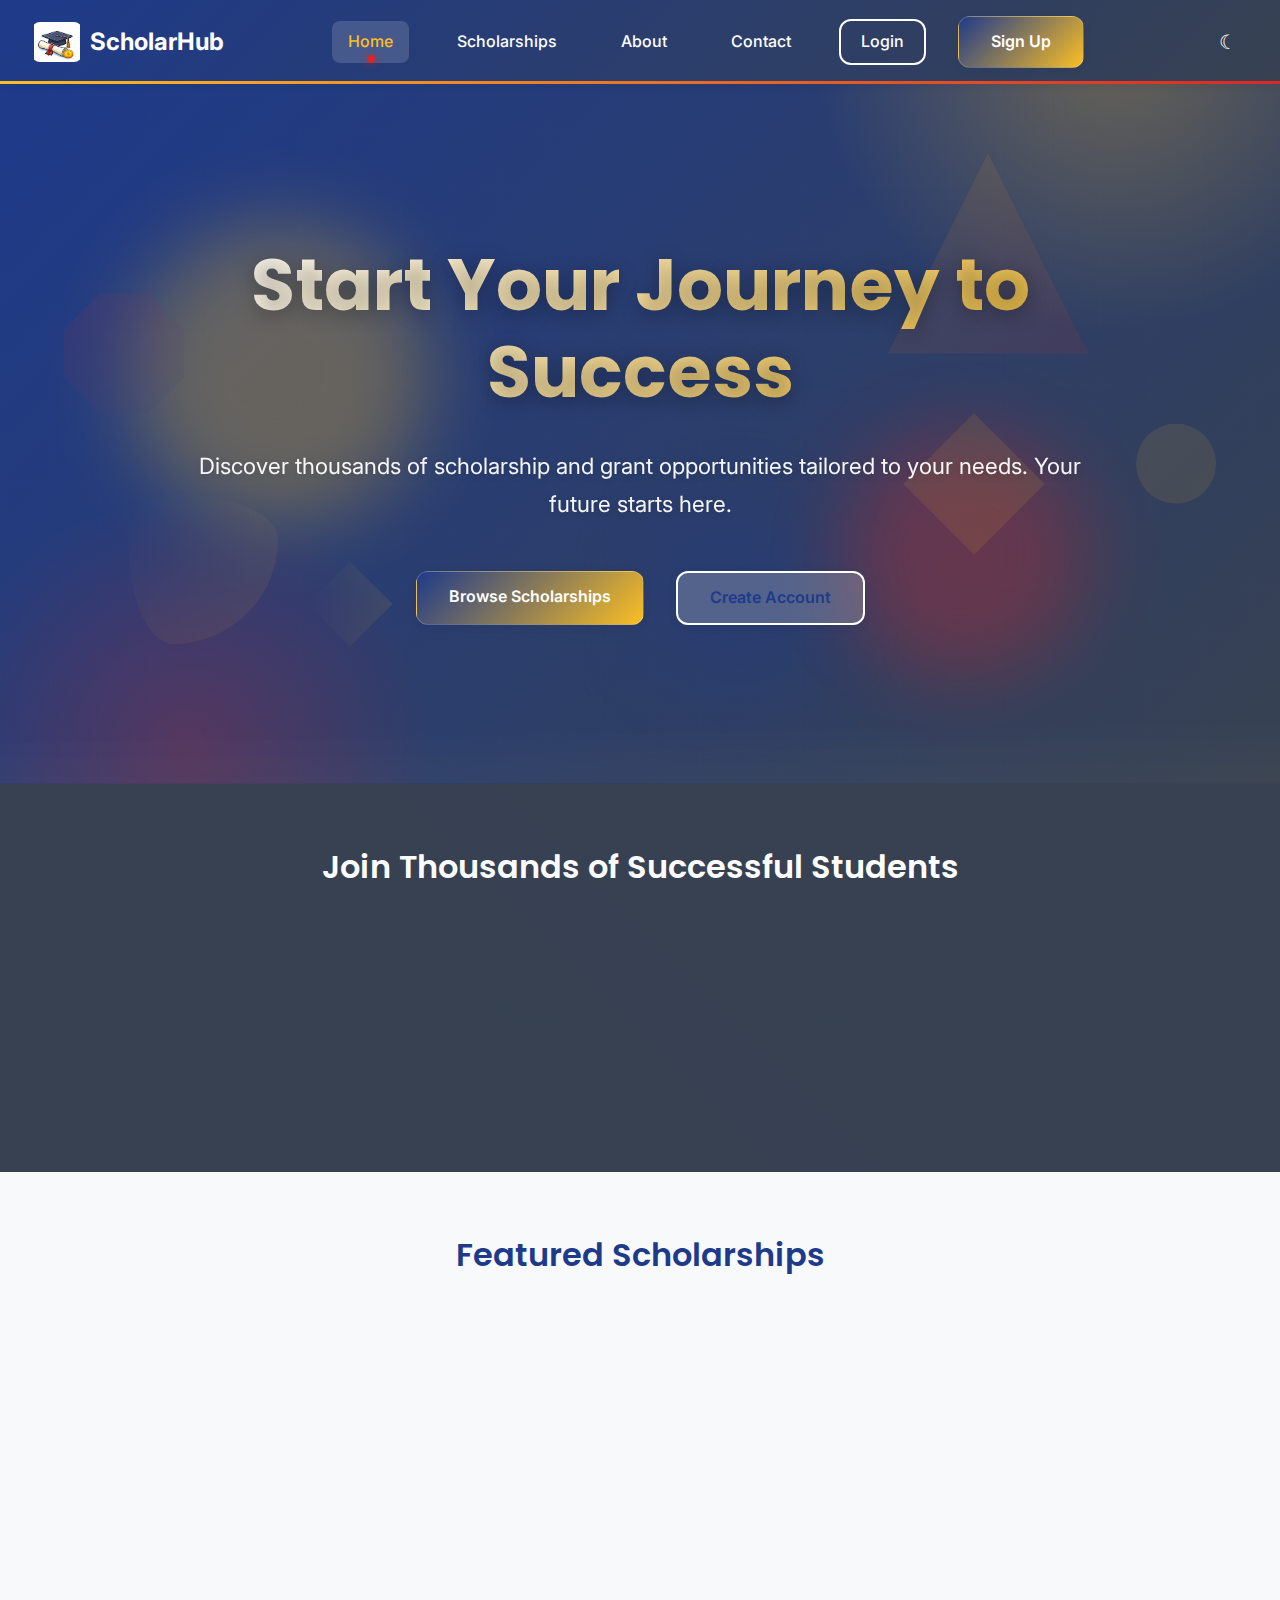
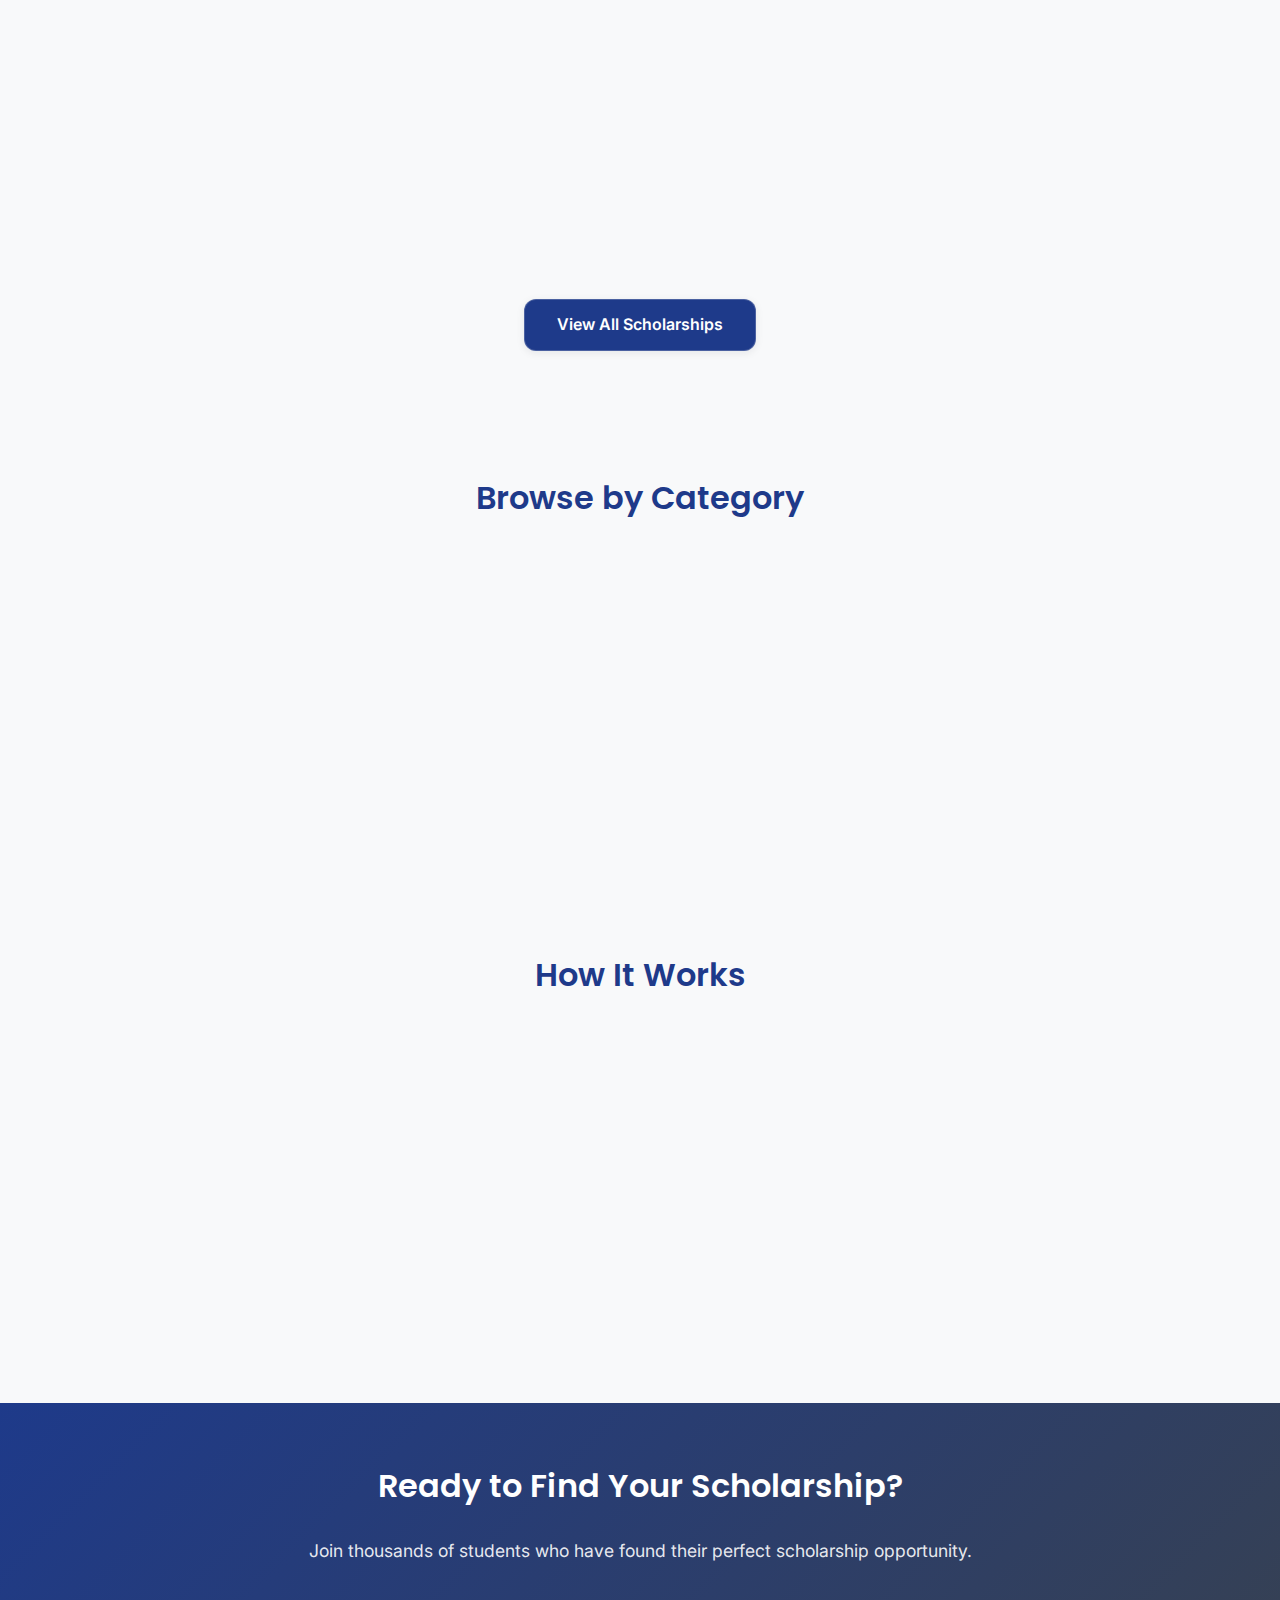
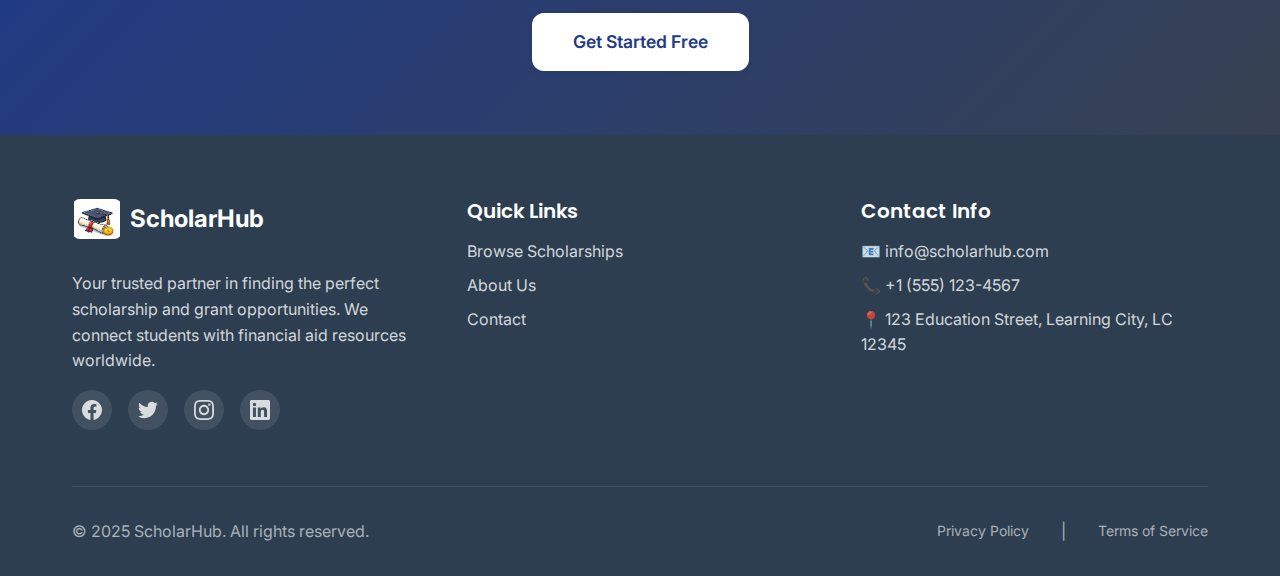
<file: index.html>
<!DOCTYPE html>
<html lang="en">
<head>
    <meta charset="UTF-8">
    <meta name="viewport" content="width=device-width, initial-scale=1.0">
    <meta name="description" content="ScholarHub - Your gateway to finding the perfect scholarship and grant opportunities">
    <title>ScholarHub - Find Your Perfect Scholarship</title>
    <link rel="icon" href="logo10.png" type="image/png">
    <link rel="preconnect" href="https://fonts.googleapis.com">
    <link rel="preconnect" href="https://fonts.gstatic.com" crossorigin>
    <link href="https://fonts.googleapis.com/css2?family=Inter:wght@300;400;500;600;700&family=Poppins:wght@300;400;600;700&display=swap" rel="stylesheet">
    <link rel="stylesheet" href="css/styles.css">
    <link rel="stylesheet" href="css/components.css">
    <link rel="stylesheet" href="css/responsive.css">
    <style>
        /* Enhanced Hero Section - Geometric Design */
        .hero-enhanced {
            position: relative;
            min-height: 700px;
            display: flex;
            align-items: center;
            justify-content: center;
            background: var(--gradient-hero);
            overflow: hidden;
            padding: var(--spacing-xl) var(--spacing-md);
            z-index: 1;
        }
        
        .hero-enhanced::before {
            content: '';
            position: absolute;
            top: -50%;
            right: -10%;
            width: 600px;
            height: 600px;
            background: radial-gradient(circle, rgba(251, 191, 36, 0.3), transparent 70%);
            border-radius: 50%;
            animation: float 6s ease-in-out infinite;
        }
        
        .hero-enhanced::after {
            content: '';
            position: absolute;
            bottom: -30%;
            left: -5%;
            width: 500px;
            height: 500px;
            background: radial-gradient(circle, rgba(220, 38, 38, 0.25), transparent 70%);
            border-radius: 50%;
            animation: float 8s ease-in-out infinite reverse;
        }
        
        .hero-geometric-shapes {
            position: absolute;
            width: 100%;
            height: 100%;
            top: 0;
            left: 0;
            z-index: 0;
            overflow: hidden;
        }
        
        .shape {
            position: absolute;
            opacity: 0.1;
            animation: rotate 20s linear infinite;
        }
        
        .shape-1 {
            width: 200px;
            height: 200px;
            top: 10%;
            right: 15%;
            background: linear-gradient(135deg, var(--accent-yellow), var(--accent-red));
            clip-path: polygon(50% 0%, 0% 100%, 100% 100%);
        }
        
        .shape-2 {
            width: 150px;
            height: 150px;
            bottom: 20%;
            left: 10%;
            background: linear-gradient(135deg, var(--primary), var(--accent-yellow));
            border-radius: 30% 70% 70% 30% / 30% 30% 70% 70%;
            animation: rotate 15s linear infinite reverse;
        }
        
        .shape-3 {
            width: 100px;
            height: 100px;
            top: 50%;
            right: 20%;
            background: var(--accent-yellow);
            transform: rotate(45deg);
            animation: pulse 3s ease-in-out infinite;
        }
        
        .shape-4 {
            width: 120px;
            height: 120px;
            top: 30%;
            left: 5%;
            background: linear-gradient(135deg, var(--accent-red), var(--primary));
            clip-path: polygon(30% 0%, 70% 0%, 100% 30%, 100% 70%, 70% 100%, 30% 100%, 0% 70%, 0% 30%);
            animation: rotate 25s linear infinite;
        }
        
        .shape-5 {
            width: 80px;
            height: 80px;
            bottom: 40%;
            right: 5%;
            background: var(--accent-yellow);
            clip-path: circle(50%);
            animation: float 7s ease-in-out infinite;
        }
        
        .shape-6 {
            width: 60px;
            height: 60px;
            top: 70%;
            left: 25%;
            background: linear-gradient(45deg, var(--primary), var(--accent-yellow));
            transform: rotate(45deg);
            animation: pulse 4s ease-in-out infinite;
        }
        
        /* Grid Pattern Overlay */
        .hero-grid-pattern {
            position: absolute;
            width: 100%;
            height: 100%;
            top: 0;
            left: 0;
            z-index: 0;
            opacity: 0.05;
            background-image: 
                linear-gradient(rgba(255, 255, 255, 0.1) 1px, transparent 1px),
                linear-gradient(90deg, rgba(255, 255, 255, 0.1) 1px, transparent 1px);
            background-size: 50px 50px;
            animation: gridMove 20s linear infinite;
        }
        
        /* Animated Wave Pattern */
        .hero-wave-pattern {
            position: absolute;
            bottom: 0;
            left: 0;
            width: 100%;
            height: 100px;
            z-index: 0;
            opacity: 0.1;
            background: linear-gradient(180deg, transparent, rgba(255, 255, 255, 0.2));
            clip-path: polygon(0 60%, 100% 40%, 100% 100%, 0% 100%);
            animation: waveMove 8s ease-in-out infinite;
        }
        
        .hero-wave-pattern::before {
            content: '';
            position: absolute;
            bottom: 0;
            left: 0;
            width: 100%;
            height: 80px;
            background: linear-gradient(180deg, transparent, rgba(251, 191, 36, 0.15));
            clip-path: polygon(0 70%, 100% 50%, 100% 100%, 0% 100%);
            animation: waveMove 6s ease-in-out infinite reverse;
        }
        
        /* Glowing Orbs */
        .glow-orb {
            position: absolute;
            border-radius: 50%;
            filter: blur(40px);
            opacity: 0.3;
            animation: orbFloat 10s ease-in-out infinite;
        }
        
        .glow-orb-1 {
            width: 300px;
            height: 300px;
            top: 20%;
            left: 10%;
            background: var(--accent-yellow);
            animation-delay: 0s;
        }
        
        .glow-orb-2 {
            width: 250px;
            height: 250px;
            bottom: 15%;
            right: 15%;
            background: var(--accent-red);
            animation-delay: 3s;
        }
        
        .glow-orb-3 {
            width: 200px;
            height: 200px;
            top: 60%;
            left: 50%;
            background: var(--primary);
            animation-delay: 6s;
        }
        
        /* Sparkle Effects */
        .sparkle {
            position: absolute;
            width: 4px;
            height: 4px;
            background: white;
            border-radius: 50%;
            opacity: 0;
            animation: sparkle 3s ease-in-out infinite;
        }
        
        .sparkle:nth-child(1) { top: 20%; left: 15%; animation-delay: 0s; }
        .sparkle:nth-child(2) { top: 40%; right: 20%; animation-delay: 0.5s; }
        .sparkle:nth-child(3) { bottom: 30%; left: 30%; animation-delay: 1s; }
        .sparkle:nth-child(4) { top: 60%; right: 10%; animation-delay: 1.5s; }
        .sparkle:nth-child(5) { bottom: 20%; right: 30%; animation-delay: 2s; }
        
        @keyframes gridMove {
            0% { transform: translate(0, 0); }
            100% { transform: translate(50px, 50px); }
        }
        
        @keyframes waveMove {
            0%, 100% { transform: translateX(0); }
            50% { transform: translateX(-20px); }
        }
        
        @keyframes orbFloat {
            0%, 100% { transform: translate(0, 0) scale(1); }
            33% { transform: translate(30px, -30px) scale(1.1); }
            66% { transform: translate(-20px, 20px) scale(0.9); }
        }
        
        @keyframes sparkle {
            0%, 100% { opacity: 0; transform: scale(0); }
            50% { opacity: 1; transform: scale(1); }
        }
        
        .hero-content-enhanced {
            position: relative;
            z-index: 2;
            text-align: center;
            color: white;
            max-width: 900px;
            animation: fadeInUp 0.8s ease;
        }
        
        .hero-title-enhanced {
            font-size: clamp(2.5rem, 6vw, 4.5rem);
            font-weight: 700;
            margin-bottom: var(--spacing-md);
            text-shadow: 0 4px 20px rgba(0, 0, 0, 0.3);
            line-height: 1.2;
            background: linear-gradient(135deg, #ffffff, rgba(251, 191, 36, 0.9));
            -webkit-background-clip: text;
            -webkit-text-fill-color: transparent;
            background-clip: text;
        }
        
        .hero-subtitle-enhanced {
            font-size: clamp(1rem, 2.5vw, 1.4rem);
            margin-bottom: var(--spacing-lg);
            opacity: 0.95;
            line-height: 1.7;
            text-shadow: 0 2px 10px rgba(0, 0, 0, 0.2);
        }
        
        .hero-buttons-enhanced {
            display: flex;
            gap: var(--spacing-md);
            justify-content: center;
            flex-wrap: wrap;
        }
        
        @keyframes float {
            0%, 100% { transform: translateY(0px) rotate(0deg); }
            50% { transform: translateY(-20px) rotate(5deg); }
        }
        
        @keyframes rotate {
            from { transform: rotate(0deg); }
            to { transform: rotate(360deg); }
        }
        
        @keyframes pulse {
            0%, 100% { transform: scale(1) rotate(45deg); opacity: 0.1; }
            50% { transform: scale(1.2) rotate(45deg); opacity: 0.2; }
        }
        
        @keyframes fadeInUp {
            from {
                opacity: 0;
                transform: translateY(30px);
            }
            to {
                opacity: 1;
                transform: translateY(0);
            }
        }
        
        /* Section Background Patterns */
        .section-pattern {
            position: relative;
            overflow: hidden;
        }
        
        .section-pattern::before {
            content: '';
            position: absolute;
            top: 0;
            left: 0;
            width: 100%;
            height: 100%;
            opacity: 0.03;
            background-image: 
                radial-gradient(circle at 20% 50%, rgba(30, 58, 138, 0.1) 0%, transparent 50%),
                radial-gradient(circle at 80% 80%, rgba(251, 191, 36, 0.1) 0%, transparent 50%);
            pointer-events: none;
        }
        
        /* Animated Background for Stats Section */
        .stats-section {
            position: relative;
        }
        
        .stats-section::after {
            content: '';
            position: absolute;
            top: 0;
            left: 0;
            width: 100%;
            height: 100%;
            background: 
                linear-gradient(45deg, transparent 30%, rgba(30, 58, 138, 0.02) 50%, transparent 70%);
            animation: shimmer 8s ease-in-out infinite;
            pointer-events: none;
        }
        
        @keyframes shimmer {
            0%, 100% { transform: translateX(-100%); }
            50% { transform: translateX(100%); }
        }
        
        /* Card Hover Effects Enhancement */
        .scholarship-card,
        .category-card,
        .step-card {
            transition: all 0.4s cubic-bezier(0.34, 1.56, 0.64, 1);
        }
        
        .scholarship-card:hover,
        .category-card:hover,
        .step-card:hover {
            transform: translateY(-8px) scale(1.02);
            box-shadow: 0 12px 40px rgba(0, 0, 0, 0.15);
        }
        
        @media (max-width: 820px) {
            .hero-enhanced {
                min-height: 600px;
            }
            
            .hero-enhanced::before,
            .hero-enhanced::after {
                width: 300px;
                height: 300px;
            }
            
            .glow-orb {
                filter: blur(30px);
            }
            
            .shape-4,
            .shape-5,
            .shape-6 {
                opacity: 0.05;
            }
            
            .sparkle {
                display: none;
            }
        }
    </style>
</head>
<body>
    <!-- Header -->
    <header class="header">
        <nav class="navbar">
            <a href="index.html" class="logo">
                <img src="logo10.png" alt="ScholarHub Logo" class="logo-img">
                <span>ScholarHub</span>
            </a>
            <ul class="nav-menu">
                <li class="nav-item-dropdown active">
                    <a href="index.html" class="nav-link has-dropdown active">Home</a>
                    <ul class="nav-dropdown">
                        <li><a href="index.html" class="nav-dropdown-link active">Overview</a></li>
                        <li><a href="home-two.html" class="nav-dropdown-link">Featured</a></li>
                    </ul>
                </li>
                <li><a href="scholarships.html" class="nav-link">Scholarships</a></li>
                <li><a href="about.html" class="nav-link">About</a></li>
                <li><a href="contact.html" class="nav-link">Contact</a></li>
                <li><a href="login.html" class="nav-link">Login</a></li>
                <li><a href="register.html" class="btn btn-primary">Sign Up</a></li>
            </ul>
            <div class="navbar-actions">
                <button class="theme-toggle" id="themeToggle" aria-label="Toggle theme">☾</button>
                <button class="mobile-menu-toggle">☰</button>
            </div>
        </nav>
    </header>

    <!-- Hero Section - Enhanced Geometric Design -->
    <section class="hero-enhanced">
        <div class="hero-grid-pattern"></div>
        <div class="hero-wave-pattern"></div>
        <div class="glow-orb glow-orb-1"></div>
        <div class="glow-orb glow-orb-2"></div>
        <div class="glow-orb glow-orb-3"></div>
        <div class="hero-geometric-shapes">
            <div class="shape shape-1"></div>
            <div class="shape shape-2"></div>
            <div class="shape shape-3"></div>
            <div class="shape shape-4"></div>
            <div class="shape shape-5"></div>
            <div class="shape shape-6"></div>
        </div>
        <div class="sparkle"></div>
        <div class="sparkle"></div>
        <div class="sparkle"></div>
        <div class="sparkle"></div>
        <div class="sparkle"></div>
        <div class="hero-content-enhanced">
            <h1 class="hero-title-enhanced">Start Your Journey to Success</h1>
            <p class="hero-subtitle-enhanced">Discover thousands of scholarship and grant opportunities tailored to your needs. Your future starts here.</p>
            <div class="hero-buttons-enhanced">
                <a href="scholarships.html" class="btn btn-primary">Browse Scholarships</a>
                <a href="register.html" class="btn btn-outline" style="background: rgba(255,255,255,0.2); color: white; border-color: white;">Create Account</a>
            </div>
        </div>
    </section>

    <!-- Statistics Section -->
    <section class="stats-section section section-pattern">
        <div class="container">
            <h2 class="section-title">Join Thousands of Successful Students</h2>
            <div class="stats-grid">
                <div class="stat-card scroll-animate">
                    <div class="stat-number" data-target="5000">0</div>
                    <div class="stat-label">Active Scholarships</div>
                </div>
                <div class="stat-card scroll-animate">
                    <div class="stat-number" data-target="25000">0</div>
                    <div class="stat-label">Students Helped</div>
                </div>
                <div class="stat-card scroll-animate">
                    <div class="stat-number" data-target="50">0</div>
                    <div class="stat-label">Countries</div>
                </div>
                <div class="stat-card scroll-animate">
                    <div class="stat-number" data-target="100">0</div>
                    <div class="stat-label">Million+ Awarded</div>
                </div>
            </div>
        </div>
    </section>

    <!-- Featured Scholarships -->
    <section class="featured-section section">
        <div class="container">
            <h2 class="section-title">Featured Scholarships</h2>
            <div class="grid grid-3">
                <div class="scholarship-card scroll-animate">
                    <img src="assets/img/merit-based-excellence.png" alt="Merit-Based Excellence Scholarship" class="scholarship-card-img" loading="lazy">
                    <div class="scholarship-card-body">
                        <h3 class="scholarship-card-title">Merit-Based Excellence Scholarship</h3>
                        <p class="scholarship-card-text">Awarded to students with outstanding academic achievements and leadership qualities.</p>
                        <div class="scholarship-card-footer">
                            <span class="scholarship-amount">$10,000</span>
                            <span class="scholarship-deadline">Dec 31, 2024</span>
                        </div>
                        <a href="scholarship-detail.html?id=1" class="btn btn-primary" style="margin-top: 1rem; width: 100%;">View Details</a>
                    </div>
                </div>
                <div class="scholarship-card scroll-animate">
                    <img src="assets/img/stem-innovation-grant.png" alt="STEM Innovation Grant" class="scholarship-card-img" loading="lazy">
                    <div class="scholarship-card-body">
                        <h3 class="scholarship-card-title">STEM Innovation Grant</h3>
                        <p class="scholarship-card-text">Supporting students pursuing degrees in Science, Technology, Engineering, and Mathematics.</p>
                        <div class="scholarship-card-footer">
                            <span class="scholarship-amount">$15,000</span>
                            <span class="scholarship-deadline">Nov 30, 2024</span>
                        </div>
                        <a href="scholarship-detail.html?id=2" class="btn btn-primary" style="margin-top: 1rem; width: 100%;">View Details</a>
                    </div>
                </div>
                <div class="scholarship-card scroll-animate">
                    <img src="assets/img/community-service-award.png" alt="Community Service Award" class="scholarship-card-img" loading="lazy">
                    <div class="scholarship-card-body">
                        <h3 class="scholarship-card-title">Community Service Award</h3>
                        <p class="scholarship-card-text">Recognizing students who have made significant contributions to their communities.</p>
                        <div class="scholarship-card-footer">
                            <span class="scholarship-amount">$8,000</span>
                            <span class="scholarship-deadline">Dec 15, 2024</span>
                        </div>
                        <a href="scholarship-detail.html?id=3" class="btn btn-primary" style="margin-top: 1rem; width: 100%;">View Details</a>
                    </div>
                </div>
            </div>
            <div class="text-center" style="margin-top: var(--spacing-lg);">
                <a href="scholarships.html" class="btn btn-secondary">View All Scholarships</a>
            </div>
        </div>
    </section>

    <!-- Categories Section -->
    <section class="categories-section section section-pattern">
        <div class="container">
            <h2 class="section-title">Browse by Category</h2>
            <div class="grid grid-4">
                <div class="category-card scroll-animate">
                    <div class="category-icon">🎓</div>
                    <h3 class="category-title">Merit-Based</h3>
                    <p class="category-count">1,200+ Scholarships</p>
                </div>
                <div class="category-card scroll-animate">
                    <div class="category-icon">🔬</div>
                    <h3 class="category-title">STEM</h3>
                    <p class="category-count">800+ Scholarships</p>
                </div>
                <div class="category-card scroll-animate">
                    <div class="category-icon">🌍</div>
                    <h3 class="category-title">International</h3>
                    <p class="category-count">600+ Scholarships</p>
                </div>
                <div class="category-card scroll-animate">
                    <div class="category-icon">💼</div>
                    <h3 class="category-title">Need-Based</h3>
                    <p class="category-count">900+ Scholarships</p>
                </div>
            </div>
        </div>
    </section>

    <!-- How It Works -->
    <section class="how-it-works section section-pattern">
        <div class="container">
            <h2 class="section-title">How It Works</h2>
            <div class="grid grid-3">
                <div class="step-card scroll-animate">
                    <div class="step-number">1</div>
                    <h3 class="step-title">Create Your Profile</h3>
                    <p class="step-description">Sign up and build your profile with your academic achievements, interests, and goals.</p>
                </div>
                <div class="step-card scroll-animate">
                    <div class="step-number">2</div>
                    <h3 class="step-title">Browse & Search</h3>
                    <p class="step-description">Explore thousands of scholarships and use our advanced filters to find the perfect match.</p>
                </div>
                <div class="step-card scroll-animate">
                    <div class="step-number">3</div>
                    <h3 class="step-title">Apply & Succeed</h3>
                    <p class="step-description">Apply directly through our platform and track your applications in one place.</p>
                </div>
            </div>
        </div>
    </section>

    <!-- CTA Section -->
    <section class="section" style="background: var(--gradient-hero); padding: var(--spacing-xl) 0; color: white;">
        <div class="container text-center">
            <h2 style="color: white; margin-bottom: var(--spacing-md);">Ready to Find Your Scholarship?</h2>
            <p style="color: rgba(255,255,255,0.9); margin-bottom: var(--spacing-lg); font-size: 1.1rem;">Join thousands of students who have found their perfect scholarship opportunity.</p>
            <a href="register.html" class="btn" style="background: white; color: var(--primary); font-size: 1.1rem; padding: 14px 40px;">Get Started Free</a>
        </div>
    </section>

    <!-- Footer -->
    <footer class="footer">
        <div class="container">
            <div class="footer-content">
                <div class="footer-section">
                    <div class="footer-logo">
                        <img src="logo10.png" alt="ScholarHub Logo" class="footer-logo-img">
                        <span>ScholarHub</span>
                    </div>
                    <p>Your trusted partner in finding the perfect scholarship and grant opportunities. We connect students with financial aid resources worldwide.</p>
                    <div class="social-icons">
                        <a href="#" class="social-icon facebook" aria-label="Facebook" target="_blank">
                            <svg viewBox="0 0 24 24" xmlns="http://www.w3.org/2000/svg">
                                <path d="M24 12.073c0-6.627-5.373-12-12-12s-12 5.373-12 12c0 5.99 4.388 10.954 10.125 11.854v-8.385H7.078v-3.47h3.047V9.43c0-3.007 1.792-4.669 4.533-4.669 1.312 0 2.686.235 2.686.235v2.953H15.83c-1.491 0-1.956.925-1.956 1.874v2.25h3.328l-.532 3.47h-2.796v8.385C19.612 23.027 24 18.062 24 12.073z"/>
                            </svg>
                        </a>
                        <a href="#" class="social-icon twitter" aria-label="Twitter" target="_blank">
                            <svg viewBox="0 0 24 24" xmlns="http://www.w3.org/2000/svg">
                                <path d="M23.953 4.57a10 10 0 01-2.825.775 4.958 4.958 0 002.163-2.723c-.951.555-2.005.959-3.127 1.184a4.92 4.92 0 00-8.384 4.482C7.69 8.095 4.067 6.13 1.64 3.162a4.822 4.822 0 00-.666 2.475c0 1.71.87 3.213 2.188 4.096a4.904 4.904 0 01-2.228-.616v.06a4.923 4.923 0 003.946 4.827 4.996 4.996 0 01-2.212.085 4.936 4.936 0 004.604 3.417 9.867 9.867 0 01-6.102 2.105c-.39 0-.779-.023-1.17-.067a13.995 13.995 0 007.557 2.209c9.053 0 13.998-7.496 13.998-13.985 0-.21 0-.42-.015-.63A9.935 9.935 0 0024 4.59z"/>
                            </svg>
                        </a>
                        <a href="#" class="social-icon instagram" aria-label="Instagram" target="_blank">
                            <svg viewBox="0 0 24 24" xmlns="http://www.w3.org/2000/svg">
                                <path d="M12 2.163c3.204 0 3.584.012 4.85.07 3.252.148 4.771 1.691 4.919 4.919.058 1.265.069 1.645.069 4.849 0 3.205-.012 3.584-.069 4.849-.149 3.225-1.664 4.771-4.919 4.919-1.266.058-1.644.07-4.85.07-3.204 0-3.584-.012-4.849-.07-3.26-.149-4.771-1.699-4.919-4.92-.058-1.265-.07-1.644-.07-4.849 0-3.204.013-3.583.07-4.849.149-3.227 1.664-4.771 4.919-4.919 1.266-.057 1.645-.069 4.849-.069zm0-2.163c-3.259 0-3.667.014-4.947.072-4.358.2-6.78 2.618-6.98 6.98-.059 1.281-.073 1.689-.073 4.948 0 3.259.014 3.668.072 4.948.2 4.358 2.618 6.78 6.98 6.98 1.281.058 1.689.072 4.948.072 3.259 0 3.668-.014 4.948-.072 4.354-.2 6.782-2.618 6.979-6.98.059-1.28.073-1.689.073-4.948 0-3.259-.014-3.667-.072-4.947-.196-4.354-2.617-6.78-6.979-6.98-1.281-.059-1.69-.073-4.949-.073zm0 5.838c-3.403 0-6.162 2.759-6.162 6.162s2.759 6.163 6.162 6.163 6.162-2.759 6.162-6.163c0-3.403-2.759-6.162-6.162-6.162zm0 10.162c-2.209 0-4-1.79-4-4 0-2.209 1.791-4 4-4s4 1.791 4 4c0 2.21-1.791 4-4 4zm6.406-11.845c-.796 0-1.441.645-1.441 1.44s.645 1.44 1.441 1.44c.795 0 1.439-.645 1.439-1.44s-.644-1.44-1.439-1.44z"/>
                            </svg>
                        </a>
                        <a href="#" class="social-icon linkedin" aria-label="LinkedIn" target="_blank">
                            <svg viewBox="0 0 24 24" xmlns="http://www.w3.org/2000/svg">
                                <path d="M20.447 20.452h-3.554v-5.569c0-1.328-.027-3.037-1.852-3.037-1.853 0-2.136 1.445-2.136 2.939v5.667H9.351V9h3.414v1.561h.046c.477-.9 1.637-1.85 3.37-1.85 3.601 0 4.267 2.37 4.267 5.455v6.286zM5.337 7.433c-1.144 0-2.063-.926-2.063-2.065 0-1.138.92-2.063 2.063-2.063 1.14 0 2.064.925 2.064 2.063 0 1.139-.925 2.065-2.064 2.065zm1.782 13.019H3.555V9h3.564v11.452zM22.225 0H1.771C.792 0 0 .774 0 1.729v20.542C0 23.227.792 24 1.771 24h20.451C23.2 24 24 23.227 24 22.271V1.729C24 .774 23.2 0 22.222 0h.003z"/>
                            </svg>
                        </a>
                    </div>
                </div>
                <div class="footer-section">
                    <h3>Quick Links</h3>
                    <ul class="footer-links">
                        <li><a href="scholarships.html">Browse Scholarships</a></li>
                        <li><a href="about.html">About Us</a></li>
                        <li><a href="contact.html">Contact</a></li>
                    </ul>
                </div>
                <div class="footer-section">
                    <h3>Contact Info</h3>
                    <p>📧 info@scholarhub.com</p>
                    <p>📞 +1 (555) 123-4567</p>
                    <p>📍 123 Education Street, Learning City, LC 12345</p>
                </div>
            </div>
            <div class="footer-bottom">
                <p>&copy; 2025 ScholarHub. All rights reserved.</p>
                <div class="footer-bottom-links">
                    <a href="privacy.html">Privacy Policy</a>
                    <span>|</span>
                    <a href="terms.html">Terms of Service</a>
                </div>
            </div>
        </div>
    </footer>

    <!-- Back to Top Button -->
    <button class="back-to-top" id="backToTop" aria-label="Back to top">↑</button>

    <script src="js/main.js"></script>
    <script src="js/animations.js"></script>
</body>
</html>
</file>
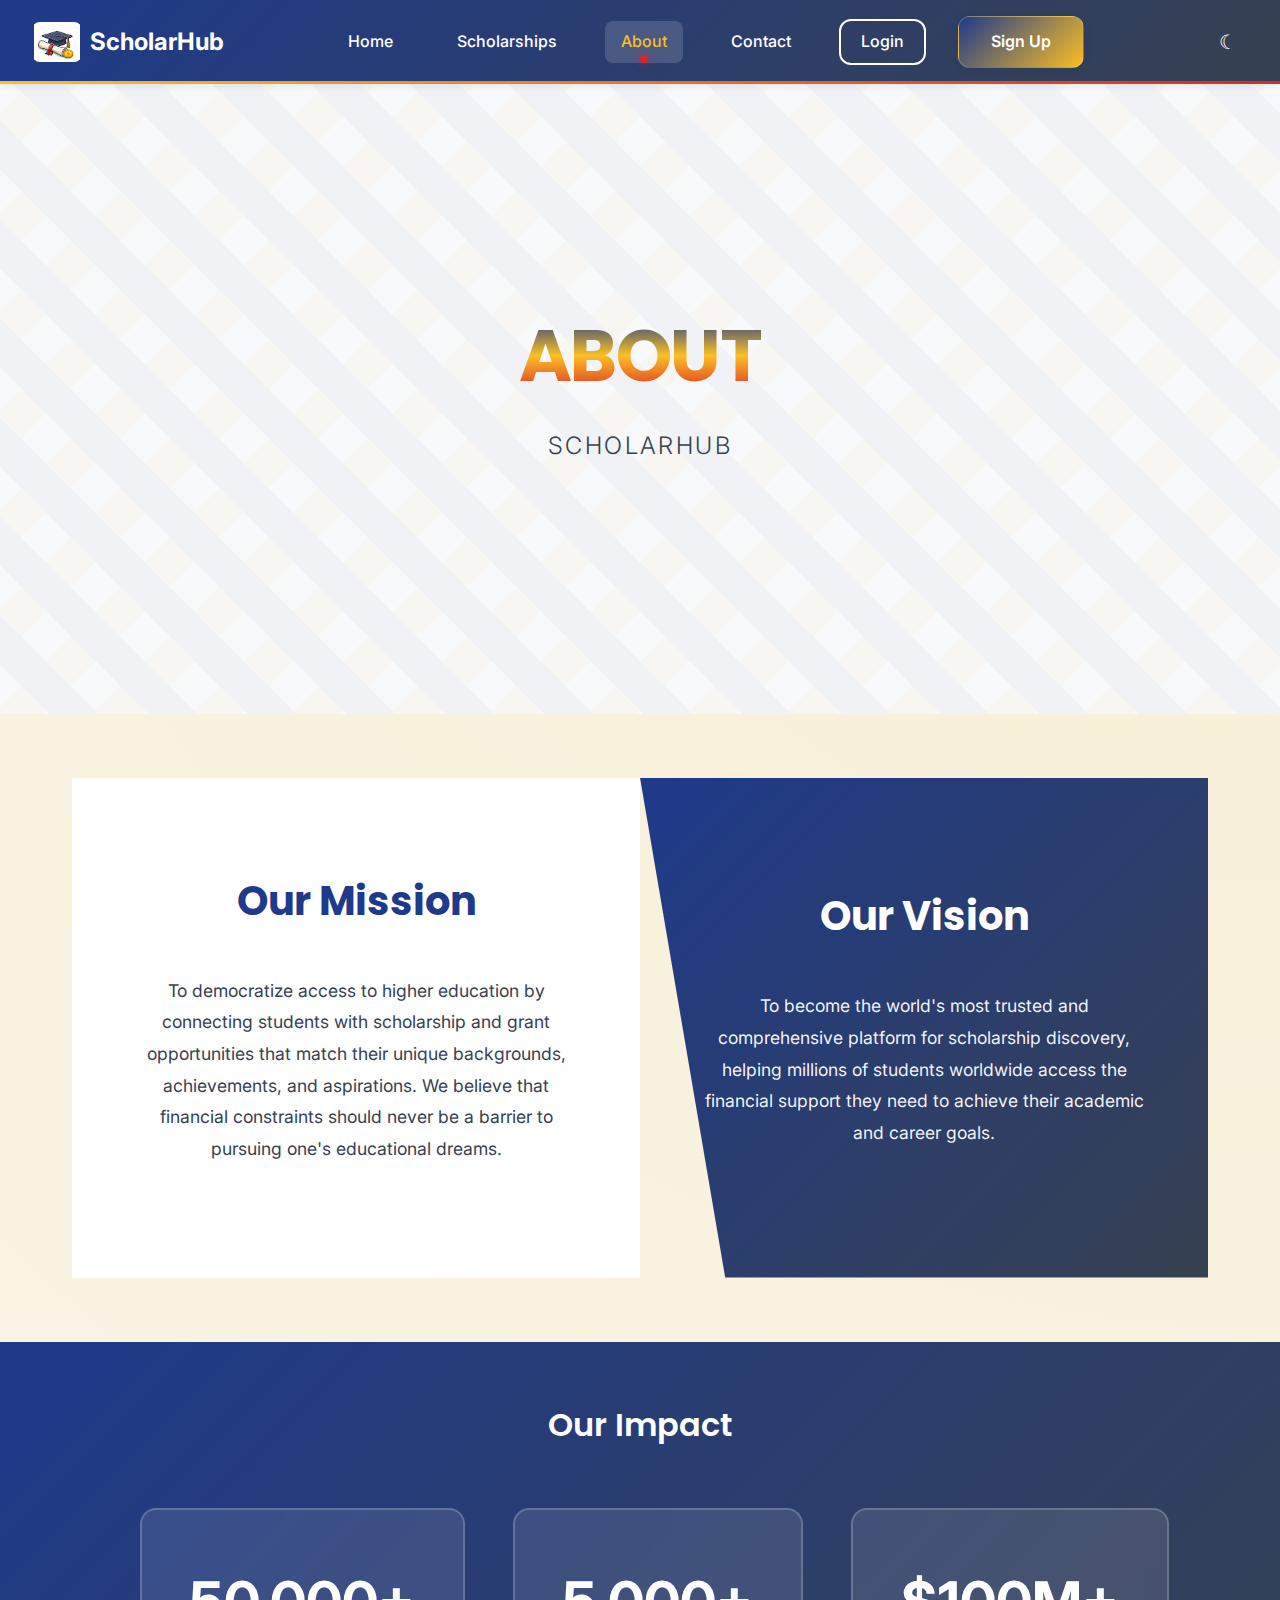
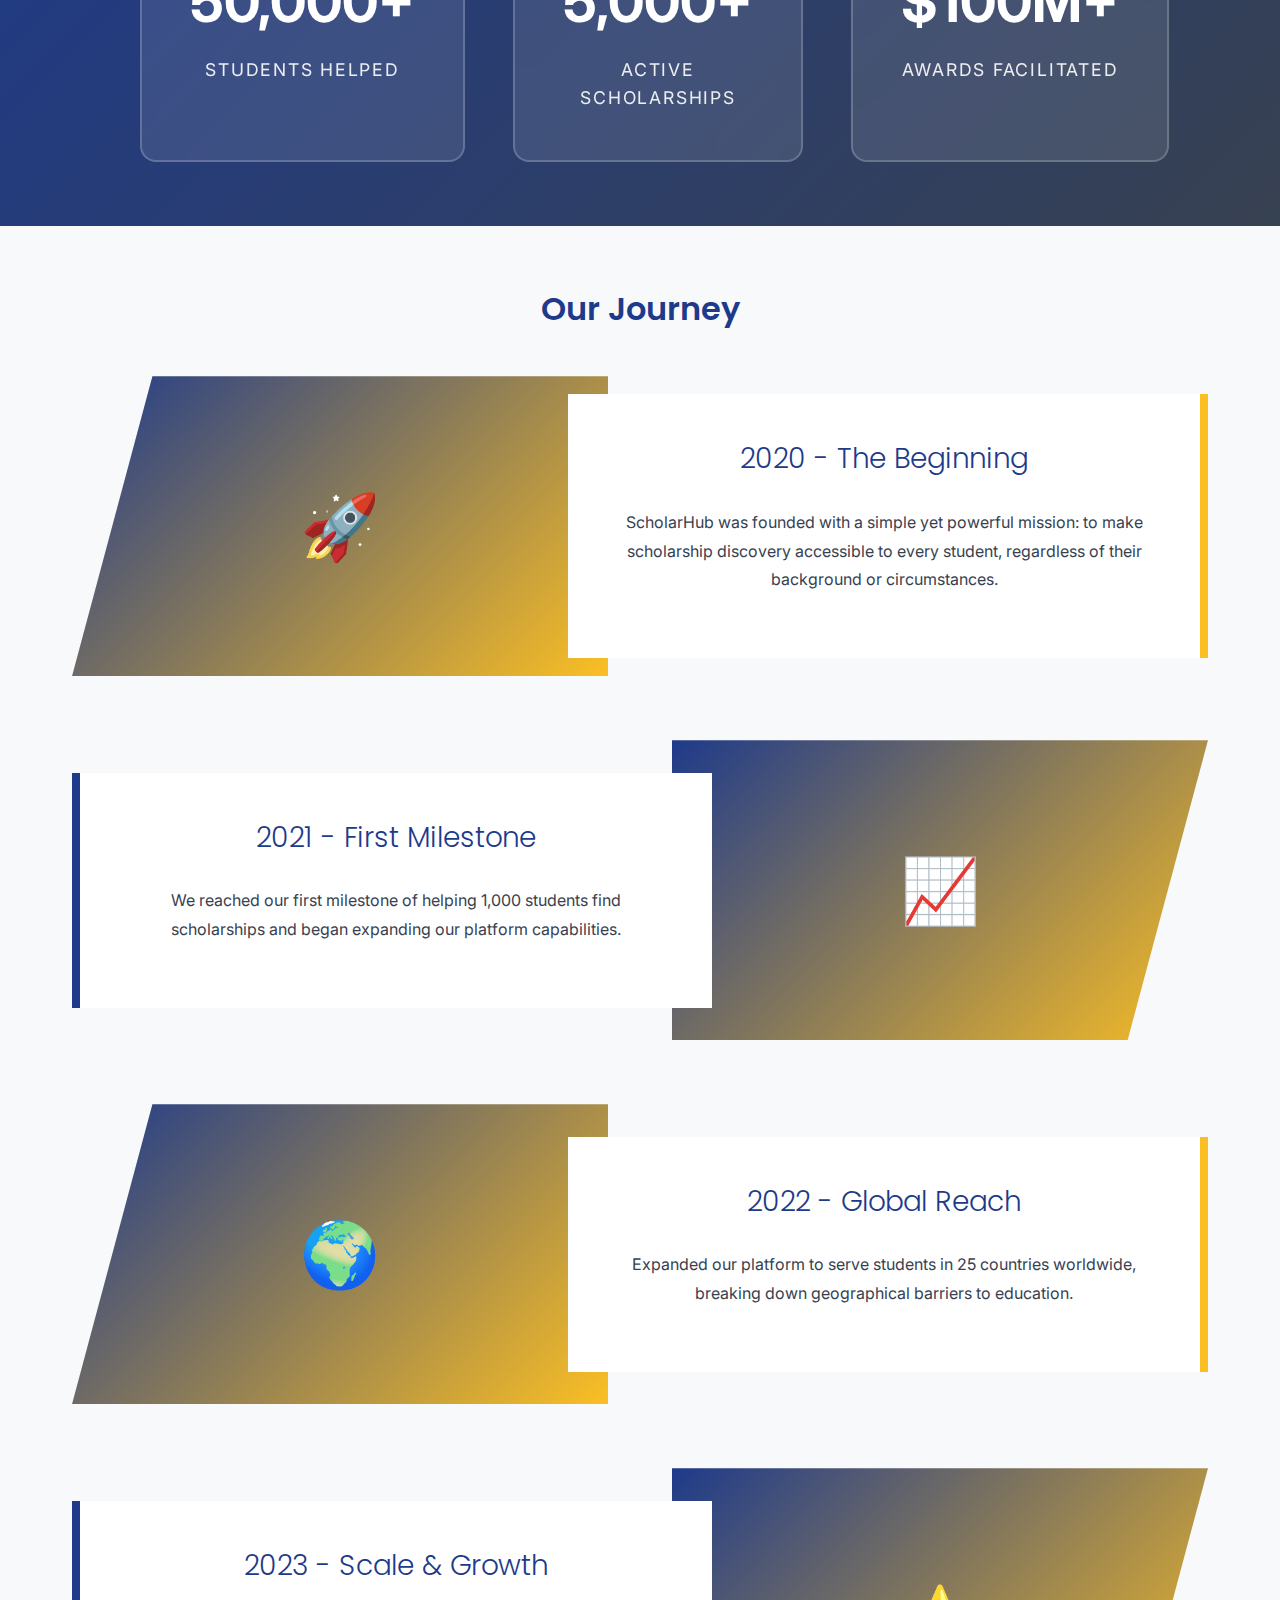
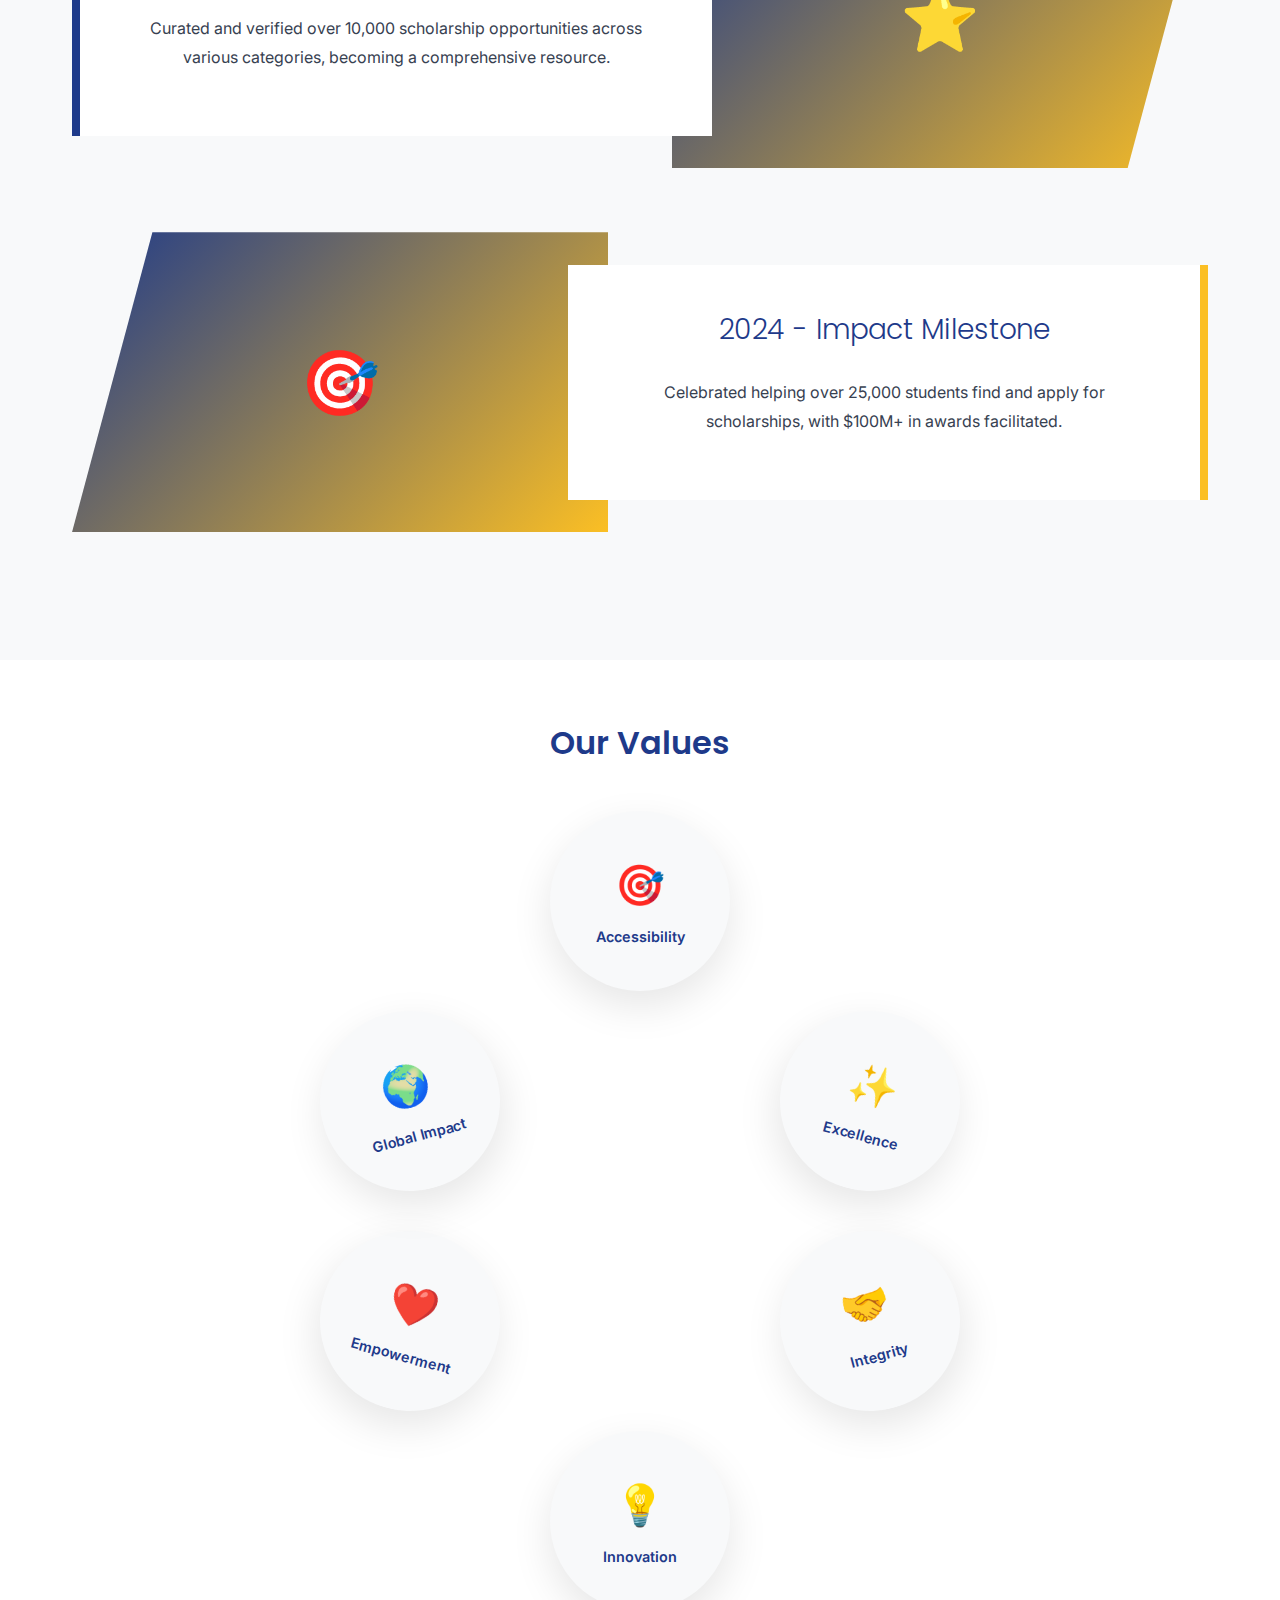
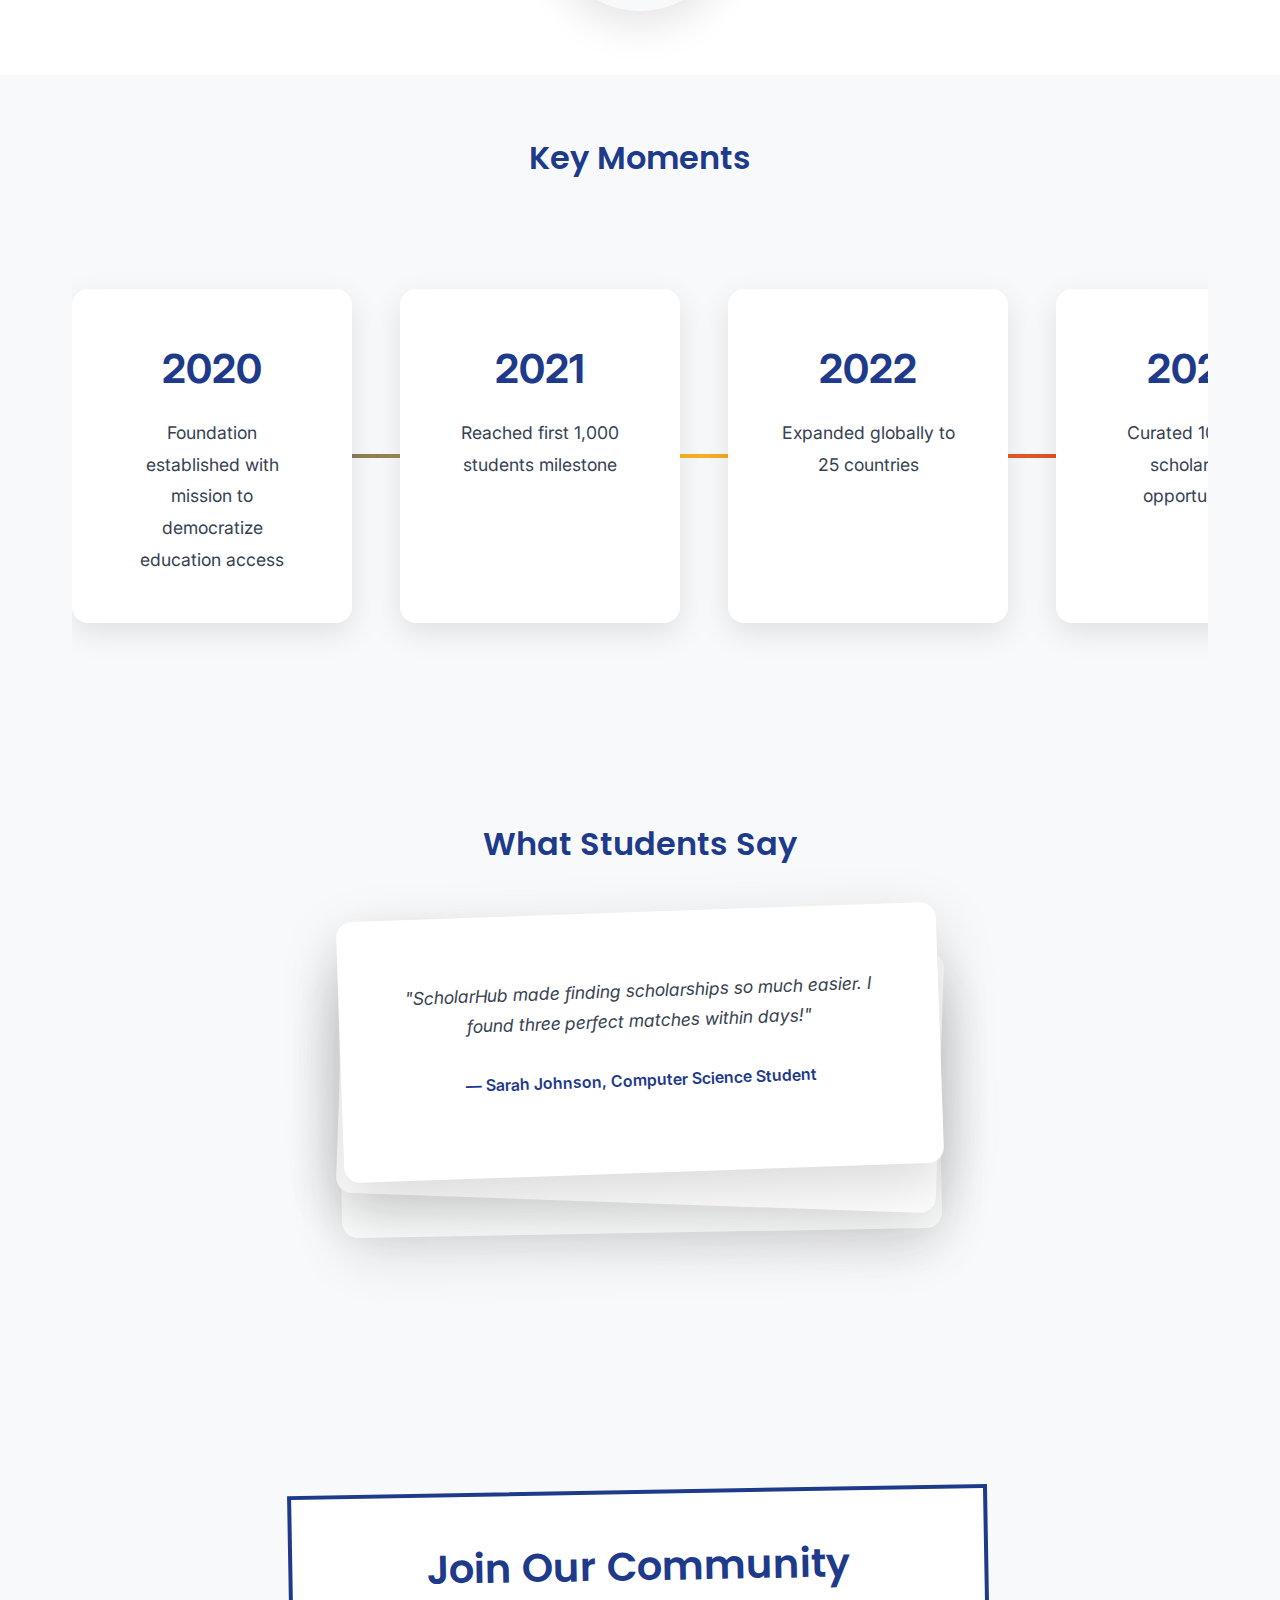
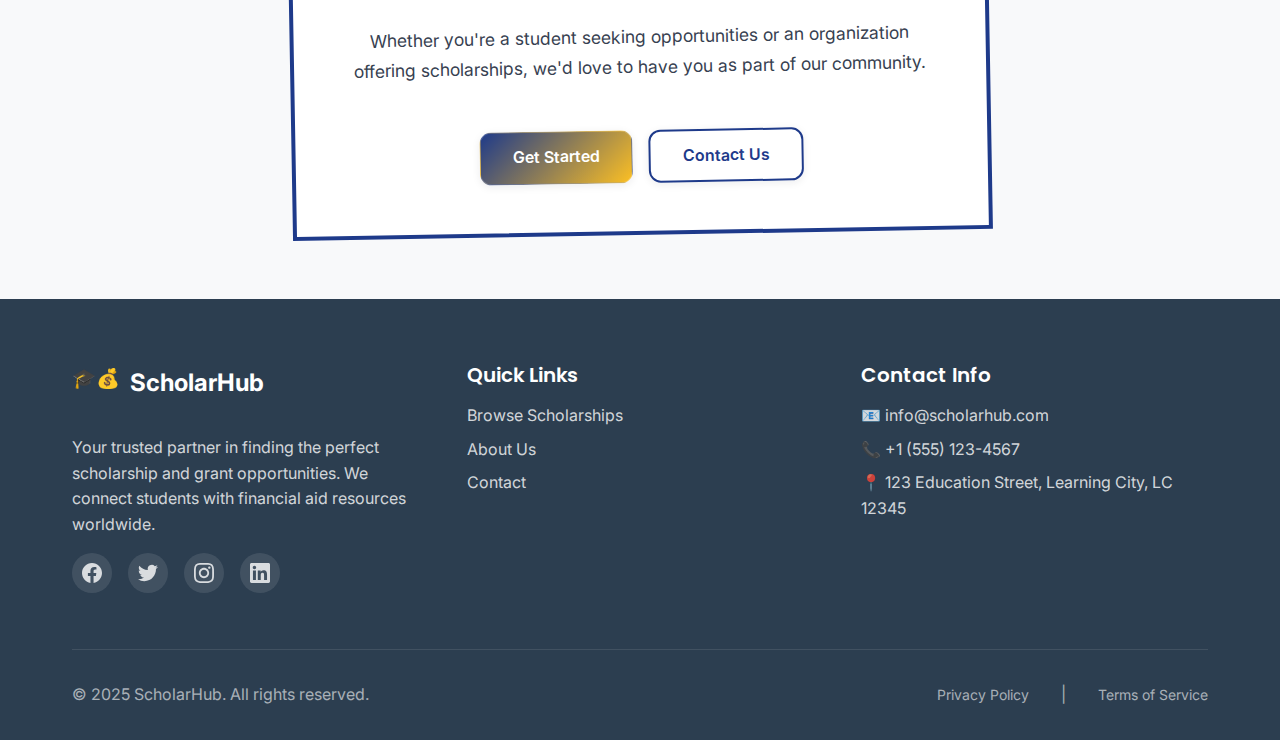
<file: about.html>
<!DOCTYPE html>
<html lang="en">
<head>
    <meta charset="UTF-8">
    <meta name="viewport" content="width=device-width, initial-scale=1.0">
    <meta name="description" content="Learn about ScholarHub - Your trusted scholarship platform">
    <title>About Us - ScholarHub</title>
    <link rel="icon" href="logo10.png" type="image/png">
    <link rel="preconnect" href="https://fonts.googleapis.com">
    <link rel="preconnect" href="https://fonts.gstatic.com" crossorigin>
    <link href="https://fonts.googleapis.com/css2?family=Inter:wght@300;400;500;600;700&family=Poppins:wght@300;400;600;700&display=swap" rel="stylesheet">
    <link rel="stylesheet" href="css/styles.css">
    <link rel="stylesheet" href="css/components.css">
    <link rel="stylesheet" href="css/responsive.css">
    <style>
        /* Completely Unique About Page - No Regular Patterns */
        
        /* Magazine-Style Hero with Typography Focus */
        .magazine-hero {
            min-height: 70vh;
            display: flex;
            align-items: center;
            justify-content: center;
            position: relative;
            background: var(--bg-primary);
            overflow: hidden;
            padding: var(--spacing-xl) 0;
        }
        
        .hero-typography {
            text-align: center;
            position: relative;
            z-index: 2;
            max-width: 100%;
            padding: 0 var(--spacing-md);
            box-sizing: border-box;
        }
        
        .hero-main-text {
            font-size: clamp(2.5rem, 8vw, 4.5rem);
            font-weight: 700;
            line-height: 1.1;
            margin: 0;
            padding: 0 var(--spacing-md);
            background: linear-gradient(180deg, var(--primary) 0%, var(--accent-yellow) 50%, var(--accent-red) 100%);
            -webkit-background-clip: text;
            -webkit-text-fill-color: transparent;
            background-clip: text;
            letter-spacing: -0.02em;
            position: relative;
            word-wrap: break-word;
            overflow-wrap: break-word;
        }
        
        .hero-sub-text {
            font-size: clamp(1rem, 3vw, 1.5rem);
            font-weight: 300;
            color: var(--text-secondary);
            margin-top: var(--spacing-md);
            letter-spacing: 0.1em;
            text-transform: uppercase;
            padding: 0 var(--spacing-md);
        }
        
        /* Animated Background Pattern */
        .animated-bg-pattern {
            position: absolute;
            top: 0;
            left: 0;
            width: 100%;
            height: 100%;
            opacity: 0.03;
            background-image: 
                repeating-linear-gradient(45deg, transparent, transparent 35px, var(--primary) 35px, var(--primary) 70px),
                repeating-linear-gradient(-45deg, transparent, transparent 35px, var(--accent-yellow) 35px, var(--accent-yellow) 70px);
            animation: patternMove 20s linear infinite;
        }
        
        @keyframes patternMove {
            0% { transform: translate(0, 0); }
            100% { transform: translate(70px, 70px); }
        }
        
        /* Split Content Blocks - Asymmetric */
        .split-content-block {
            display: grid;
            grid-template-columns: 1fr 1fr;
            min-height: 500px;
            position: relative;
            overflow: hidden;
        }
        
        .split-left,
        .split-right {
            word-wrap: break-word;
            overflow-wrap: break-word;
        }
        
        .split-left {
            padding: var(--spacing-xl);
            display: flex;
            flex-direction: column;
            justify-content: center;
            background: var(--bg-secondary);
            position: relative;
            overflow: hidden;
        }
        
        .split-left::after {
            content: '';
            position: absolute;
            right: -30px;
            top: 50%;
            transform: translateY(-50%) rotate(45deg);
            width: 60px;
            height: 60px;
            background: var(--bg-secondary);
            z-index: 1;
        }
        
        .split-right {
            padding: var(--spacing-xl);
            display: flex;
            flex-direction: column;
            justify-content: center;
            background: var(--gradient-hero);
            color: white;
            clip-path: polygon(0 0, 100% 0, 100% 100%, 15% 100%);
            overflow: hidden;
        }
        
        .split-title {
            font-size: clamp(1.5rem, 4vw, 2.5rem);
            font-weight: 700;
            margin-bottom: var(--spacing-lg);
            line-height: 1.3;
            word-wrap: break-word;
        }
        
        .split-text {
            font-size: 1.1rem;
            line-height: 1.8;
            color: var(--text-secondary);
            word-wrap: break-word;
        }
        
        .split-text.white {
            color: rgba(255,255,255,0.95);
        }
        
        /* Zigzag Layout Section */
        .zigzag-section {
            padding: var(--spacing-xl) 0;
            background: var(--bg-primary);
            overflow: hidden;
        }
        
        .zigzag-item {
            display: flex;
            align-items: center;
            margin-bottom: var(--spacing-xl);
            position: relative;
            overflow: hidden;
        }
        
        .zigzag-item:nth-child(odd) {
            flex-direction: row;
        }
        
        .zigzag-item:nth-child(even) {
            flex-direction: row-reverse;
        }
        
        .zigzag-content {
            flex: 1;
            padding: var(--spacing-lg);
            background: var(--bg-secondary);
            border-radius: 0;
            position: relative;
            z-index: 2;
            overflow: hidden;
        }
        
        .zigzag-item:nth-child(odd) .zigzag-content {
            border-left: 8px solid var(--primary);
            margin-right: -40px;
        }
        
        .zigzag-item:nth-child(even) .zigzag-content {
            border-right: 8px solid var(--accent-yellow);
            margin-left: -40px;
        }
        
        .zigzag-visual {
            flex: 1;
            height: 300px;
            min-width: 200px;
            background: var(--gradient-button);
            position: relative;
            z-index: 1;
            display: flex;
            align-items: center;
            justify-content: center;
            font-size: 4rem;
            clip-path: polygon(0 0, 100% 0, 85% 100%, 0% 100%);
            color: white;
        }
        
        /* Hide text content on desktop - only show emoji */
        .zigzag-visual-text {
            display: none;
        }
        
        .zigzag-visual-emoji {
            display: block;
        }
        
        /* Show emoji on desktop */
        .zigzag-visual::before,
        .zigzag-visual::after {
            display: none;
        }
        
        .zigzag-item:nth-child(even) .zigzag-visual {
            clip-path: polygon(15% 0, 100% 0, 100% 100%, 0% 100%);
        }
        
        .zigzag-title {
            font-size: clamp(1.25rem, 3vw, 1.75rem);
            margin-bottom: var(--spacing-md);
            color: var(--text-primary);
            word-wrap: break-word;
            text-align: center;
        }
        
        .zigzag-text {
            font-size: 1rem;
            line-height: 1.8;
            color: var(--text-secondary);
            word-wrap: break-word;
        }
        
        /* Circular Value Display */
        .circular-values {
            padding: var(--spacing-xl) 0;
            background: var(--bg-secondary);
            position: relative;
            overflow: hidden;
        }
        
        .values-circle-container {
            max-width: 800px;
            margin: 0 auto;
            position: relative;
            aspect-ratio: 1;
            overflow: visible;
            padding: 50px;
            box-sizing: border-box;
        }
        
        .value-item-circle {
            position: absolute;
            width: 180px;
            height: 180px;
            border-radius: 50%;
            background: var(--bg-primary);
            display: flex;
            flex-direction: column;
            align-items: center;
            justify-content: center;
            padding: var(--spacing-md);
            box-shadow: 0 15px 40px rgba(0,0,0,0.1);
            transition: all 0.5s cubic-bezier(0.34, 1.56, 0.64, 1);
            cursor: pointer;
            border: 4px solid transparent;
            box-sizing: border-box;
        }
        
        .value-item-circle:hover {
            transform: scale(1.15);
            border-color: var(--primary);
            box-shadow: 0 25px 60px rgba(0,0,0,0.2);
            z-index: 10;
        }
        
        .value-item-circle:nth-child(1) {
            top: 0;
            left: 50%;
            transform: translateX(-50%);
        }
        
        .value-item-circle:nth-child(2) {
            top: 25%;
            right: 10%;
            transform: rotate(15deg);
        }
        
        .value-item-circle:nth-child(3) {
            bottom: 25%;
            right: 10%;
            transform: rotate(-15deg);
        }
        
        .value-item-circle:nth-child(4) {
            bottom: 0;
            left: 50%;
            transform: translateX(-50%);
        }
        
        .value-item-circle:nth-child(5) {
            bottom: 25%;
            left: 10%;
            transform: rotate(15deg);
        }
        
        .value-item-circle:nth-child(6) {
            top: 25%;
            left: 10%;
            transform: rotate(-15deg);
        }
        
        .value-item-circle:hover {
            transform: scale(1.2) rotate(0deg) !important;
        }
        
        .value-icon-circle {
            font-size: 2.5rem;
            margin-bottom: var(--spacing-xs);
        }
        
        .value-title-circle {
            font-size: 0.9rem;
            font-weight: 600;
            color: var(--text-primary);
            text-align: center;
            word-wrap: break-word;
            padding: 0 5px;
        }
        
        /* Story Flow - Horizontal Scroll Concept */
        .story-flow {
            padding: var(--spacing-xl) 0;
            background: var(--bg-primary);
            overflow-x: hidden;
            width: 100%;
        }
        
        .story-flow .container {
            overflow-x: auto;
            overflow-y: hidden;
            padding-bottom: 10px;
        }
        
        .story-flow .container::-webkit-scrollbar {
            height: 6px;
        }
        
        .story-flow .container::-webkit-scrollbar-track {
            background: var(--bg-primary);
        }
        
        .story-flow .container::-webkit-scrollbar-thumb {
            background: var(--primary);
            border-radius: 3px;
        }
        
        .story-timeline-horizontal {
            display: flex;
            gap: var(--spacing-lg);
            padding: var(--spacing-xl) 0;
            position: relative;
            overflow-x: auto;
            overflow-y: hidden;
            scrollbar-width: thin;
        }
        
        .story-timeline-horizontal::before {
            content: '';
            position: absolute;
            top: 50%;
            left: 0;
            right: 0;
            height: 4px;
            background: linear-gradient(to right, var(--primary), var(--accent-yellow), var(--accent-red));
            transform: translateY(-50%);
            z-index: 0;
        }
        
        .story-moment {
            flex: 0 0 280px;
            min-width: 280px;
            background: var(--bg-secondary);
            padding: var(--spacing-lg);
            border-radius: var(--radius-lg);
            position: relative;
            z-index: 1;
            box-shadow: 0 10px 30px rgba(0,0,0,0.1);
            transition: all 0.4s ease;
            box-sizing: border-box;
        }
        
        .story-moment:hover {
            transform: translateY(-20px) scale(1.05);
            box-shadow: 0 20px 50px rgba(0,0,0,0.2);
        }
        
        .story-year {
            font-size: clamp(2rem, 4vw, 2.5rem);
            font-weight: 700;
            color: var(--primary);
            margin-bottom: var(--spacing-sm);
            text-align: center;
        }
        
        .story-event {
            font-size: 1.1rem;
            color: var(--text-secondary);
            text-align: center;
            line-height: 1.8;
        }
        
        /* Numbers Display - Creative Layout */
        .numbers-creative {
            padding: var(--spacing-xl) 0;
            background: var(--gradient-hero);
            color: white;
            position: relative;
            overflow: hidden;
        }
        
        .numbers-grid-creative {
            display: grid;
            grid-template-columns: repeat(3, 1fr);
            gap: var(--spacing-lg);
            max-width: 1000px;
            margin: 0 auto;
        }
        
        .number-block {
            text-align: center;
            padding: var(--spacing-lg);
            background: rgba(255,255,255,0.1);
            backdrop-filter: blur(10px);
            border-radius: var(--radius-lg);
            border: 2px solid rgba(255,255,255,0.2);
            transition: all 0.4s ease;
        }
        
        .number-block:hover {
            background: rgba(255,255,255,0.2);
            transform: translateY(-10px);
            border-color: rgba(255,255,255,0.4);
        }
        
        .number-large {
            font-size: clamp(2rem, 5vw, 3.5rem);
            font-weight: 700;
            margin-bottom: var(--spacing-xs);
            color: white;
            word-wrap: break-word;
        }
        
        .number-label {
            font-size: 1.1rem;
            color: rgba(255,255,255,0.9);
            text-transform: uppercase;
            letter-spacing: 0.1em;
        }
        
        /* Testimonial Cards - Unique Layout */
        .testimonials-unique {
            padding: var(--spacing-xl) 0;
            background: var(--bg-primary);
        }
        
        .testimonial-stack {
            max-width: 600px;
            margin: 0 auto;
            position: relative;
            height: 450px;
            overflow: visible;
        }
        
        .testimonial-card {
            position: absolute;
            width: 100%;
            padding: var(--spacing-xl);
            background: var(--bg-secondary);
            border-radius: var(--radius-lg);
            box-shadow: 0 20px 60px rgba(0,0,0,0.15);
            transition: all 0.6s cubic-bezier(0.4, 0, 0.2, 1);
        }
        
        .testimonial-card:nth-child(1) {
            top: 0;
            z-index: 3;
            transform: rotate(-2deg);
        }
        
        .testimonial-card:nth-child(2) {
            top: 30px;
            z-index: 2;
            transform: rotate(2deg);
            opacity: 0.85;
        }
        
        .testimonial-card:nth-child(3) {
            top: 60px;
            z-index: 1;
            transform: rotate(-1deg);
            opacity: 0.7;
        }
        
        .testimonial-card:hover {
            transform: rotate(0deg) translateY(-30px) scale(1.02);
            z-index: 10;
            opacity: 1;
        }
        
        .testimonial-quote {
            font-size: 1.1rem;
            line-height: 1.7;
            color: var(--text-secondary);
            font-style: italic;
            margin-bottom: var(--spacing-md);
            word-wrap: break-word;
        }
        
        .testimonial-author {
            font-weight: 600;
            color: var(--text-primary);
        }
        
        /* CTA Unique Design */
        .cta-unique {
            padding: var(--spacing-xl) 0;
            background: var(--bg-primary);
            position: relative;
        }
        
        .cta-content-unique {
            text-align: center;
            max-width: 700px;
            margin: 0 auto;
            padding: var(--spacing-lg);
            background: var(--bg-secondary);
            border-radius: 0;
            border: 4px solid var(--primary);
            position: relative;
            transform: rotate(-1deg);
            transition: transform 0.4s ease;
            box-sizing: border-box;
            overflow: hidden;
        }
        
        .cta-content-unique:hover {
            transform: rotate(0deg) scale(1.02);
        }
        
        .cta-title-unique {
            font-size: clamp(1.5rem, 4vw, 2.5rem);
            margin-bottom: var(--spacing-md);
            color: var(--text-primary);
            word-wrap: break-word;
        }
        
        .cta-text-unique {
            font-size: 1.1rem;
            color: var(--text-secondary);
            margin-bottom: var(--spacing-lg);
            line-height: 1.7;
            word-wrap: break-word;
        }
        
        /* Responsive Design */
        @media (max-width: 1100px) {
            .split-content-block {
                grid-template-columns: 1fr;
            }
            
            .split-left::after {
                display: none;
            }
            
            .split-right {
                clip-path: polygon(0 0, 100% 0, 100% 100%, 0% 100%);
            }
            
            .zigzag-item {
                flex-direction: column !important;
                position: relative;
            }
            
            /* Hide the separate content div on mobile */
            .zigzag-item .zigzag-content {
                display: none;
            }
            
            /* Make visual area contain the text */
            .zigzag-visual {
                clip-path: polygon(0 0, 100% 0, 100% 100%, 0% 100%) !important;
                height: auto;
                min-height: 280px;
                flex-direction: column;
                align-items: flex-start;
                justify-content: center;
                padding: var(--spacing-lg);
                position: relative;
                background: var(--gradient-button);
                width: 100%;
            }
            
            /* Hide emoji on mobile */
            .zigzag-visual-emoji {
                display: none;
            }
            
            /* Show text content inside visual on mobile */
            .zigzag-visual-text {
                display: block;
                width: 100%;
            }
            
            .zigzag-visual-text .zigzag-title {
                font-size: clamp(1.1rem, 4vw, 1.5rem);
                font-weight: 700;
                color: white;
                margin-bottom: var(--spacing-md);
                text-shadow: 0 2px 10px rgba(0,0,0,0.3);
                text-align: center;
            }
            
            .zigzag-visual-text .zigzag-text {
                font-size: 0.95rem;
                line-height: 1.7;
                color: rgba(255,255,255,0.95);
                text-shadow: 0 1px 5px rgba(0,0,0,0.2);
                text-align: left;
            }
            
            .values-circle-container {
                max-width: 500px;
            }
            
            .value-item-circle {
                width: 130px;
                height: 130px;
            }
            
            .value-icon-circle {
                font-size: 2rem;
            }
            
            .value-title-circle {
                font-size: 0.8rem;
            }
            
            .values-circle-container {
                padding: 30px;
            }
            
            .numbers-grid-creative {
                grid-template-columns: 1fr;
            }
        }
        
        @media (max-width: 820px) {
            .magazine-hero {
                min-height: 60vh;
                padding: var(--spacing-lg) 0;
            }
            
            .hero-main-text {
                font-size: clamp(2rem, 12vw, 3.5rem);
                padding: 0 var(--spacing-sm);
            }
            
            .hero-sub-text {
                font-size: clamp(0.9rem, 3vw, 1.2rem);
                padding: 0 var(--spacing-sm);
            }
            
            .split-content-block {
                min-height: auto;
            }
            
            .split-left,
            .split-right {
                padding: var(--spacing-lg);
            }
            
            .split-title {
                font-size: clamp(1.25rem, 5vw, 2rem);
            }
            
            .split-text {
                font-size: 1.1rem;
            }
            
            .zigzag-title {
                font-size: clamp(1.1rem, 4vw, 1.5rem);
            }
            
            .zigzag-text {
                font-size: 1rem;
            }
            
            .zigzag-visual {
                height: 200px;
                font-size: 3rem;
            }
            
            .story-year {
                font-size: 1.75rem;
            }
            
            .number-large {
                font-size: clamp(1.75rem, 6vw, 2.5rem);
            }
            
            .cta-title-unique {
                font-size: clamp(1.25rem, 5vw, 2rem);
            }
            
            .cta-text-unique {
                font-size: 1.1rem;
            }
            
            .story-timeline-horizontal {
                flex-direction: column;
            }
            
            .story-timeline-horizontal::before {
                display: none;
            }
            
            .story-moment {
                flex: 1;
            }
            
            .testimonial-stack {
                height: auto;
                padding: var(--spacing-sm);
            }
            
            .testimonial-card {
                position: relative;
                width: 100%;
                left: 0 !important;
                top: 0 !important;
                margin-bottom: var(--spacing-lg);
                transform: none !important;
                padding: var(--spacing-lg);
            }
            
            .testimonial-card:nth-child(1),
            .testimonial-card:nth-child(2),
            .testimonial-card:nth-child(3) {
                background: var(--bg-secondary);
                color: var(--text-primary);
                border-color: var(--primary);
            }
            
            .testimonial-card:nth-child(1) .testimonial-quote,
            .testimonial-card:nth-child(2) .testimonial-quote,
            .testimonial-card:nth-child(3) .testimonial-quote {
                color: var(--text-secondary);
            }
            
            .testimonial-card:nth-child(1) .testimonial-author,
            .testimonial-card:nth-child(2) .testimonial-author,
            .testimonial-card:nth-child(3) .testimonial-author {
                color: var(--text-primary);
            }
            
            .story-moment {
                flex: 1;
                min-width: auto;
            }
            
            .cta-content-unique {
                padding: var(--spacing-md);
                margin: 0 var(--spacing-sm);
            }
        }
    </style>
</head>
<body>
    <!-- Header -->
    <header class="header">
        <nav class="navbar">
            <a href="index.html" class="logo">
                <img src="logo10.png" alt="ScholarHub Logo" class="logo-img">
                <span>ScholarHub</span>
            </a>
            <ul class="nav-menu">
                <li class="nav-item-dropdown">
                    <a href="index.html" class="nav-link has-dropdown">Home</a>
                    <ul class="nav-dropdown">
                        <li><a href="index.html" class="nav-dropdown-link">Overview</a></li>
                        <li><a href="home-two.html" class="nav-dropdown-link">Featured</a></li>
                    </ul>
                </li>
                <li><a href="scholarships.html" class="nav-link">Scholarships</a></li>
                <li><a href="about.html" class="nav-link active">About</a></li>
                <li><a href="contact.html" class="nav-link">Contact</a></li>
                <li><a href="login.html" class="nav-link">Login</a></li>
                <li><a href="register.html" class="btn btn-primary">Sign Up</a></li>
            </ul>
            <div class="navbar-actions">
                <button class="theme-toggle" id="themeToggle" aria-label="Toggle theme">☾</button>
                <button class="mobile-menu-toggle">☰</button>
            </div>
        </nav>
    </header>

    <!-- Magazine-Style Hero -->
    <section class="magazine-hero">
        <div class="animated-bg-pattern"></div>
        <div class="hero-typography">
            <h1 class="hero-main-text">ABOUT</h1>
            <p class="hero-sub-text">ScholarHub</p>
        </div>
    </section>

    <!-- Split Mission/Vision -->
    <section class="section">
        <div class="container">
            <div class="split-content-block">
                <div class="split-left">
                    <h2 class="split-title">Our Mission</h2>
                    <p class="split-text">To democratize access to higher education by connecting students with scholarship and grant opportunities that match their unique backgrounds, achievements, and aspirations. We believe that financial constraints should never be a barrier to pursuing one's educational dreams.</p>
                </div>
                <div class="split-right">
                    <h2 class="split-title" style="color: white;">Our Vision</h2>
                    <p class="split-text white">To become the world's most trusted and comprehensive platform for scholarship discovery, helping millions of students worldwide access the financial support they need to achieve their academic and career goals.</p>
                </div>
            </div>
        </div>
    </section>

    <!-- Numbers Creative Display -->
    <section class="numbers-creative">
        <div class="container">
            <h2 class="section-title" style="color: white; margin-bottom: var(--spacing-xl);">Our Impact</h2>
            <div class="numbers-grid-creative">
                <div class="number-block">
                    <div class="number-large">50,000+</div>
                    <div class="number-label">Students Helped</div>
                </div>
                <div class="number-block">
                    <div class="number-large">5,000+</div>
                    <div class="number-label">Active Scholarships</div>
                </div>
                <div class="number-block">
                    <div class="number-large">$100M+</div>
                    <div class="number-label">Awards Facilitated</div>
                </div>
            </div>
        </div>
    </section>

    <!-- Zigzag Story Section -->
    <section class="zigzag-section">
        <div class="container">
            <h2 class="section-title">Our Journey</h2>
            <div class="zigzag-item">
                <div class="zigzag-content">
                    <h3 class="zigzag-title">2020 - The Beginning</h3>
                    <p class="zigzag-text">ScholarHub was founded with a simple yet powerful mission: to make scholarship discovery accessible to every student, regardless of their background or circumstances.</p>
                </div>
                <div class="zigzag-visual" data-title="2020 - The Beginning" data-text="ScholarHub was founded with a simple yet powerful mission: to make scholarship discovery accessible to every student, regardless of their background or circumstances.">
                    <span class="zigzag-visual-emoji">🚀</span>
                    <div class="zigzag-visual-text">
                        <h3 class="zigzag-title">2020 - The Beginning</h3>
                        <p class="zigzag-text">ScholarHub was founded with a simple yet powerful mission: to make scholarship discovery accessible to every student, regardless of their background or circumstances.</p>
                    </div>
                </div>
            </div>
            <div class="zigzag-item">
                <div class="zigzag-content">
                    <h3 class="zigzag-title">2021 - First Milestone</h3>
                    <p class="zigzag-text">We reached our first milestone of helping 1,000 students find scholarships and began expanding our platform capabilities.</p>
                </div>
                <div class="zigzag-visual" data-title="2021 - First Milestone" data-text="We reached our first milestone of helping 1,000 students find scholarships and began expanding our platform capabilities.">
                    <span class="zigzag-visual-emoji">📈</span>
                    <div class="zigzag-visual-text">
                        <h3 class="zigzag-title">2021 - First Milestone</h3>
                        <p class="zigzag-text">We reached our first milestone of helping 1,000 students find scholarships and began expanding our platform capabilities.</p>
                    </div>
                </div>
            </div>
            <div class="zigzag-item">
                <div class="zigzag-content">
                    <h3 class="zigzag-title">2022 - Global Reach</h3>
                    <p class="zigzag-text">Expanded our platform to serve students in 25 countries worldwide, breaking down geographical barriers to education.</p>
                </div>
                <div class="zigzag-visual" data-title="2022 - Global Reach" data-text="Expanded our platform to serve students in 25 countries worldwide, breaking down geographical barriers to education.">
                    <span class="zigzag-visual-emoji">🌍</span>
                    <div class="zigzag-visual-text">
                        <h3 class="zigzag-title">2022 - Global Reach</h3>
                        <p class="zigzag-text">Expanded our platform to serve students in 25 countries worldwide, breaking down geographical barriers to education.</p>
                    </div>
                </div>
            </div>
            <div class="zigzag-item">
                <div class="zigzag-content">
                    <h3 class="zigzag-title">2023 - Scale & Growth</h3>
                    <p class="zigzag-text">Curated and verified over 10,000 scholarship opportunities across various categories, becoming a comprehensive resource.</p>
                </div>
                <div class="zigzag-visual" data-title="2023 - Scale & Growth" data-text="Curated and verified over 10,000 scholarship opportunities across various categories, becoming a comprehensive resource.">
                    <span class="zigzag-visual-emoji">⭐</span>
                    <div class="zigzag-visual-text">
                        <h3 class="zigzag-title">2023 - Scale & Growth</h3>
                        <p class="zigzag-text">Curated and verified over 10,000 scholarship opportunities across various categories, becoming a comprehensive resource.</p>
                    </div>
                </div>
            </div>
            <div class="zigzag-item">
                <div class="zigzag-content">
                    <h3 class="zigzag-title">2024 - Impact Milestone</h3>
                    <p class="zigzag-text">Celebrated helping over 25,000 students find and apply for scholarships, with $100M+ in awards facilitated.</p>
                </div>
                <div class="zigzag-visual" data-title="2024 - Impact Milestone" data-text="Celebrated helping over 25,000 students find and apply for scholarships, with $100M+ in awards facilitated.">
                    <span class="zigzag-visual-emoji">🎯</span>
                    <div class="zigzag-visual-text">
                        <h3 class="zigzag-title">2024 - Impact Milestone</h3>
                        <p class="zigzag-text">Celebrated helping over 25,000 students find and apply for scholarships, with $100M+ in awards facilitated.</p>
                    </div>
                </div>
            </div>
        </div>
    </section>

    <!-- Circular Values Display -->
    <section class="circular-values">
        <div class="container">
            <h2 class="section-title">Our Values</h2>
            <div class="values-circle-container">
                <div class="value-item-circle">
                    <div class="value-icon-circle">🎯</div>
                    <div class="value-title-circle">Accessibility</div>
                </div>
                <div class="value-item-circle">
                    <div class="value-icon-circle">✨</div>
                    <div class="value-title-circle">Excellence</div>
                </div>
                <div class="value-item-circle">
                    <div class="value-icon-circle">🤝</div>
                    <div class="value-title-circle">Integrity</div>
                </div>
                <div class="value-item-circle">
                    <div class="value-icon-circle">💡</div>
                    <div class="value-title-circle">Innovation</div>
                </div>
                <div class="value-item-circle">
                    <div class="value-icon-circle">❤️</div>
                    <div class="value-title-circle">Empowerment</div>
                </div>
                <div class="value-item-circle">
                    <div class="value-icon-circle">🌍</div>
                    <div class="value-title-circle">Global Impact</div>
                </div>
            </div>
        </div>
    </section>

    <!-- Story Flow Horizontal -->
    <section class="story-flow">
        <div class="container">
            <h2 class="section-title">Key Moments</h2>
            <div class="story-timeline-horizontal">
                <div class="story-moment">
                    <div class="story-year">2020</div>
                    <div class="story-event">Foundation established with mission to democratize education access</div>
                </div>
                <div class="story-moment">
                    <div class="story-year">2021</div>
                    <div class="story-event">Reached first 1,000 students milestone</div>
                </div>
                <div class="story-moment">
                    <div class="story-year">2022</div>
                    <div class="story-event">Expanded globally to 25 countries</div>
                </div>
                <div class="story-moment">
                    <div class="story-year">2023</div>
                    <div class="story-event">Curated 10,000+ scholarship opportunities</div>
                </div>
                <div class="story-moment">
                    <div class="story-year">2024</div>
                    <div class="story-event">Helped 25,000+ students with $100M+ in awards</div>
                </div>
            </div>
        </div>
    </section>

    <!-- Testimonials Stack -->
    <section class="testimonials-unique">
        <div class="container">
            <h2 class="section-title">What Students Say</h2>
            <div class="testimonial-stack">
                <div class="testimonial-card">
                    <p class="testimonial-quote">"ScholarHub made finding scholarships so much easier. I found three perfect matches within days!"</p>
                    <p class="testimonial-author">— Sarah Johnson, Computer Science Student</p>
                </div>
                <div class="testimonial-card">
                    <p class="testimonial-quote">"The platform is intuitive and the scholarship listings are always up-to-date. Highly recommend!"</p>
                    <p class="testimonial-author">— Michael Chen, Engineering Student</p>
                </div>
                <div class="testimonial-card">
                    <p class="testimonial-quote">"Thanks to ScholarHub, I secured funding for my graduate studies. This platform changed my life."</p>
                    <p class="testimonial-author">— Emily Rodriguez, Graduate Student</p>
                </div>
            </div>
        </div>
    </section>

    <!-- Unique CTA -->
    <section class="cta-unique">
        <div class="container">
            <div class="cta-content-unique">
                <h2 class="cta-title-unique">Join Our Community</h2>
                <p class="cta-text-unique">Whether you're a student seeking opportunities or an organization offering scholarships, we'd love to have you as part of our community.</p>
                <div style="display: flex; gap: var(--spacing-sm); justify-content: center; flex-wrap: wrap;">
                    <a href="register.html" class="btn" style="background: var(--gradient-button); color: white;">Get Started</a>
                    <a href="contact.html" class="btn btn-outline">Contact Us</a>
                </div>
            </div>
        </div>
    </section>

    <!-- Footer -->
    <footer class="footer">
        <div class="container">
            <div class="footer-content">
                <div class="footer-section">
                    <div class="footer-logo">
                        <div class="footer-logo-img" style="font-size: 1.2rem;">🎓💰</div>
                        <span>ScholarHub</span>
                    </div>
                    <p>Your trusted partner in finding the perfect scholarship and grant opportunities. We connect students with financial aid resources worldwide.</p>
                    <div class="social-icons">
                        <a href="#" class="social-icon facebook" aria-label="Facebook" target="_blank">
                            <svg viewBox="0 0 24 24" xmlns="http://www.w3.org/2000/svg">
                                <path d="M24 12.073c0-6.627-5.373-12-12-12s-12 5.373-12 12c0 5.99 4.388 10.954 10.125 11.854v-8.385H7.078v-3.47h3.047V9.43c0-3.007 1.792-4.669 4.533-4.669 1.312 0 2.686.235 2.686.235v2.953H15.83c-1.491 0-1.956.925-1.956 1.874v2.25h3.328l-.532 3.47h-2.796v8.385C19.612 23.027 24 18.062 24 12.073z"/>
                            </svg>
                        </a>
                        <a href="#" class="social-icon twitter" aria-label="Twitter" target="_blank">
                            <svg viewBox="0 0 24 24" xmlns="http://www.w3.org/2000/svg">
                                <path d="M23.953 4.57a10 10 0 01-2.825.775 4.958 4.958 0 002.163-2.723c-.951.555-2.005.959-3.127 1.184a4.92 4.92 0 00-8.384 4.482C7.69 8.095 4.067 6.13 1.64 3.162a4.822 4.822 0 00-.666 2.475c0 1.71.87 3.213 2.188 4.096a4.904 4.904 0 01-2.228-.616v.06a4.923 4.923 0 003.946 4.827 4.996 4.996 0 01-2.212.085 4.936 4.936 0 004.604 3.417 9.867 9.867 0 01-6.102 2.105c-.39 0-.779-.023-1.17-.067a13.995 13.995 0 007.557 2.209c9.053 0 13.998-7.496 13.998-13.985 0-.21 0-.42-.015-.63A9.935 9.935 0 0024 4.59z"/>
                            </svg>
                        </a>
                        <a href="#" class="social-icon instagram" aria-label="Instagram" target="_blank">
                            <svg viewBox="0 0 24 24" xmlns="http://www.w3.org/2000/svg">
                                <path d="M12 2.163c3.204 0 3.584.012 4.85.07 3.252.148 4.771 1.691 4.919 4.919.058 1.265.069 1.645.069 4.849 0 3.205-.012 3.584-.069 4.849-.149 3.225-1.664 4.771-4.919 4.919-1.266.058-1.644.07-4.85.07-3.204 0-3.584-.012-4.849-.07-3.26-.149-4.771-1.699-4.919-4.92-.058-1.265-.07-1.644-.07-4.849 0-3.204.013-3.583.07-4.849.149-3.227 1.664-4.771 4.919-4.919 1.266-.057 1.645-.069 4.849-.069zm0-2.163c-3.259 0-3.667.014-4.947.072-4.358.2-6.78 2.618-6.98 6.98-.059 1.281-.073 1.689-.073 4.948 0 3.259.014 3.668.072 4.948.2 4.358 2.618 6.78 6.98 6.98 1.281.058 1.689.072 4.948.072 3.259 0 3.668-.014 4.948-.072 4.354-.2 6.782-2.618 6.979-6.98.059-1.28.073-1.689.073-4.948 0-3.259-.014-3.667-.072-4.947-.196-4.354-2.617-6.78-6.979-6.98-1.281-.059-1.69-.073-4.949-.073zm0 5.838c-3.403 0-6.162 2.759-6.162 6.162s2.759 6.163 6.162 6.163 6.162-2.759 6.162-6.163c0-3.403-2.759-6.162-6.162-6.162zm0 10.162c-2.209 0-4-1.79-4-4 0-2.209 1.791-4 4-4s4 1.791 4 4c0 2.21-1.791 4-4 4zm6.406-11.845c-.796 0-1.441.645-1.441 1.44s.645 1.44 1.441 1.44c.795 0 1.439-.645 1.439-1.44s-.644-1.44-1.439-1.44z"/>
                            </svg>
                        </a>
                        <a href="#" class="social-icon linkedin" aria-label="LinkedIn" target="_blank">
                            <svg viewBox="0 0 24 24" xmlns="http://www.w3.org/2000/svg">
                                <path d="M20.447 20.452h-3.554v-5.569c0-1.328-.027-3.037-1.852-3.037-1.853 0-2.136 1.445-2.136 2.939v5.667H9.351V9h3.414v1.561h.046c.477-.9 1.637-1.85 3.37-1.85 3.601 0 4.267 2.37 4.267 5.455v6.286zM5.337 7.433c-1.144 0-2.063-.926-2.063-2.065 0-1.138.92-2.063 2.063-2.063 1.14 0 2.064.925 2.064 2.063 0 1.139-.925 2.065-2.064 2.065zm1.782 13.019H3.555V9h3.564v11.452zM22.225 0H1.771C.792 0 0 .774 0 1.729v20.542C0 23.227.792 24 1.771 24h20.451C23.2 24 24 23.227 24 22.271V1.729C24 .774 23.2 0 22.222 0h.003z"/>
                            </svg>
                        </a>
                    </div>
                </div>
                <div class="footer-section">
                    <h3>Quick Links</h3>
                    <ul class="footer-links">
                        <li><a href="scholarships.html">Browse Scholarships</a></li>
                        <li><a href="about.html">About Us</a></li>
                        <li><a href="contact.html">Contact</a></li>
                    </ul>
                </div>
                <div class="footer-section">
                    <h3>Contact Info</h3>
                    <p>📧 info@scholarhub.com</p>
                    <p>📞 +1 (555) 123-4567</p>
                    <p>📍 123 Education Street, Learning City, LC 12345</p>
                </div>
            </div>
            <div class="footer-bottom">
                <p>&copy; 2025 ScholarHub. All rights reserved.</p>
                <div class="footer-bottom-links">
                    <a href="privacy.html">Privacy Policy</a>
                    <span>|</span>
                    <a href="terms.html">Terms of Service</a>
                </div>
            </div>
        </div>
    </footer>

    <!-- Back to Top Button -->
    <button class="back-to-top" id="backToTop" aria-label="Back to top">↑</button>

    <script src="js/main.js"></script>
    <script src="js/animations.js"></script>
</body>
</html>
</file>
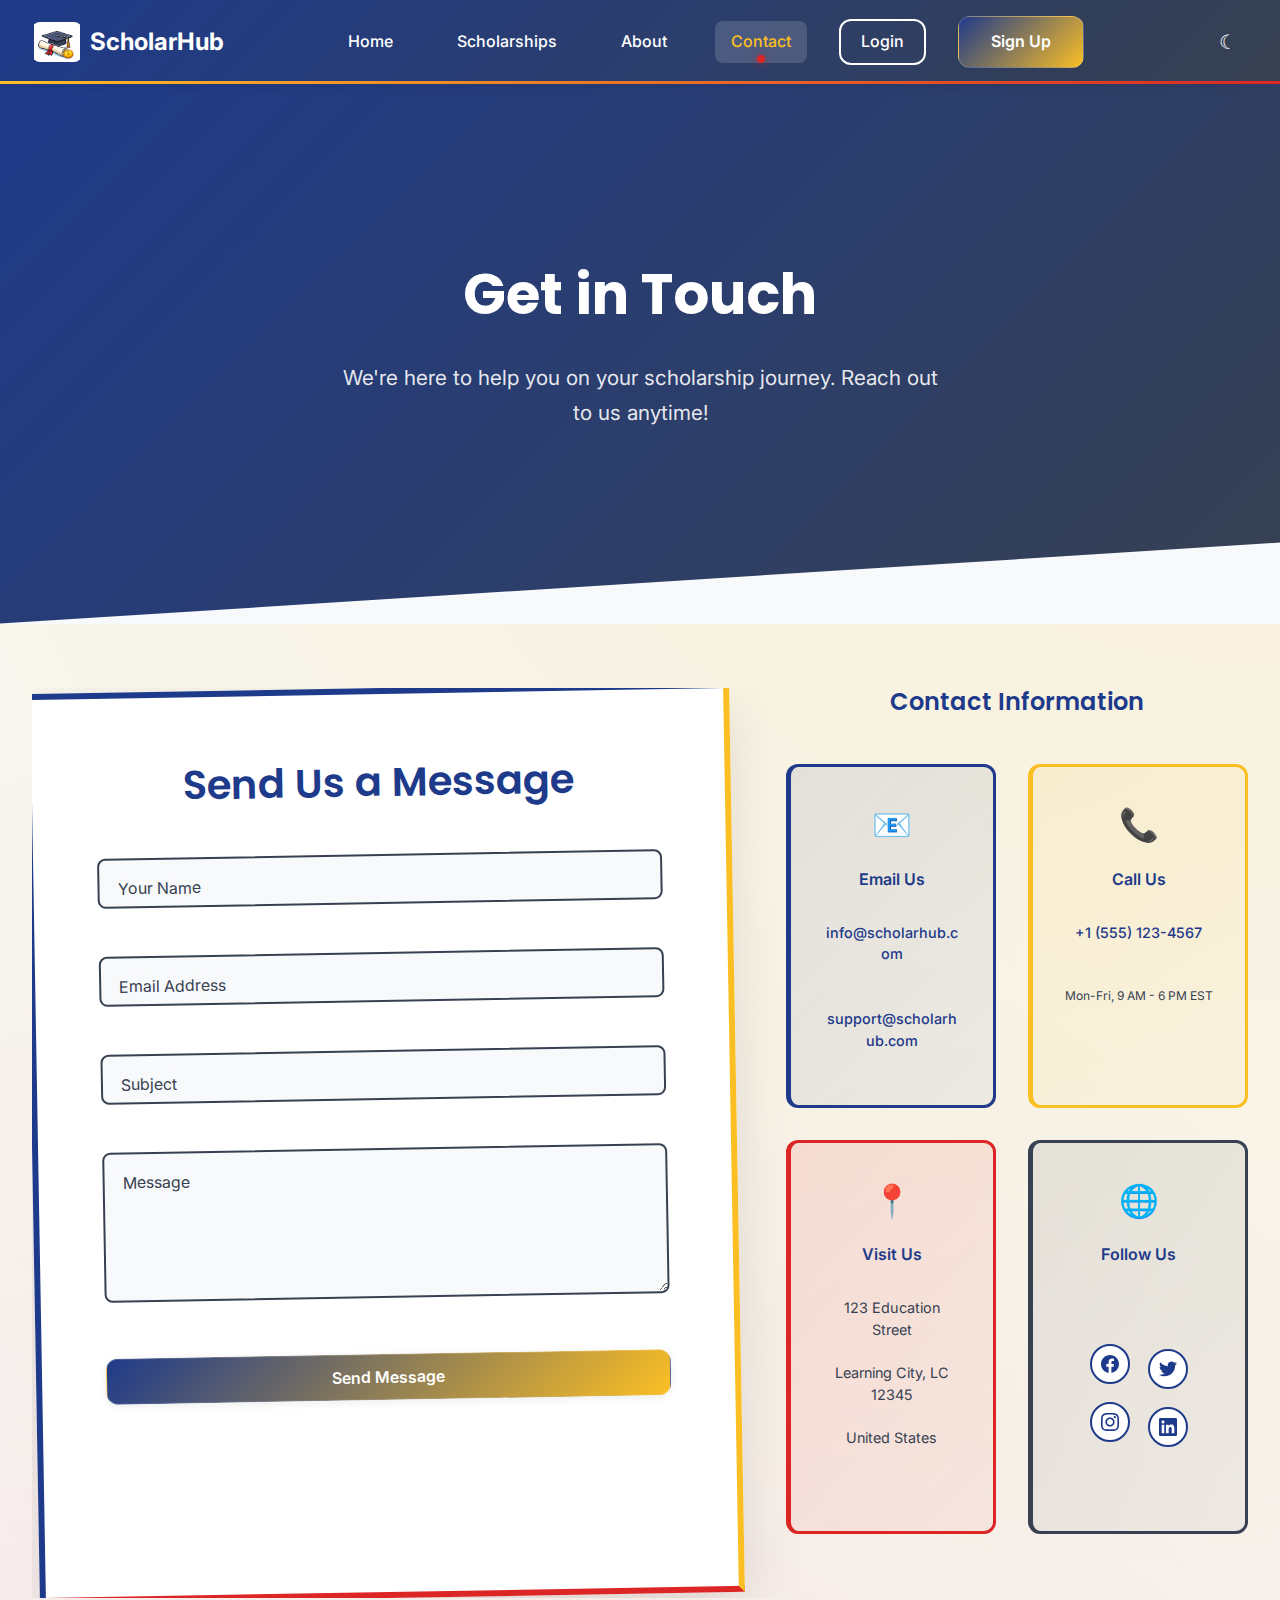
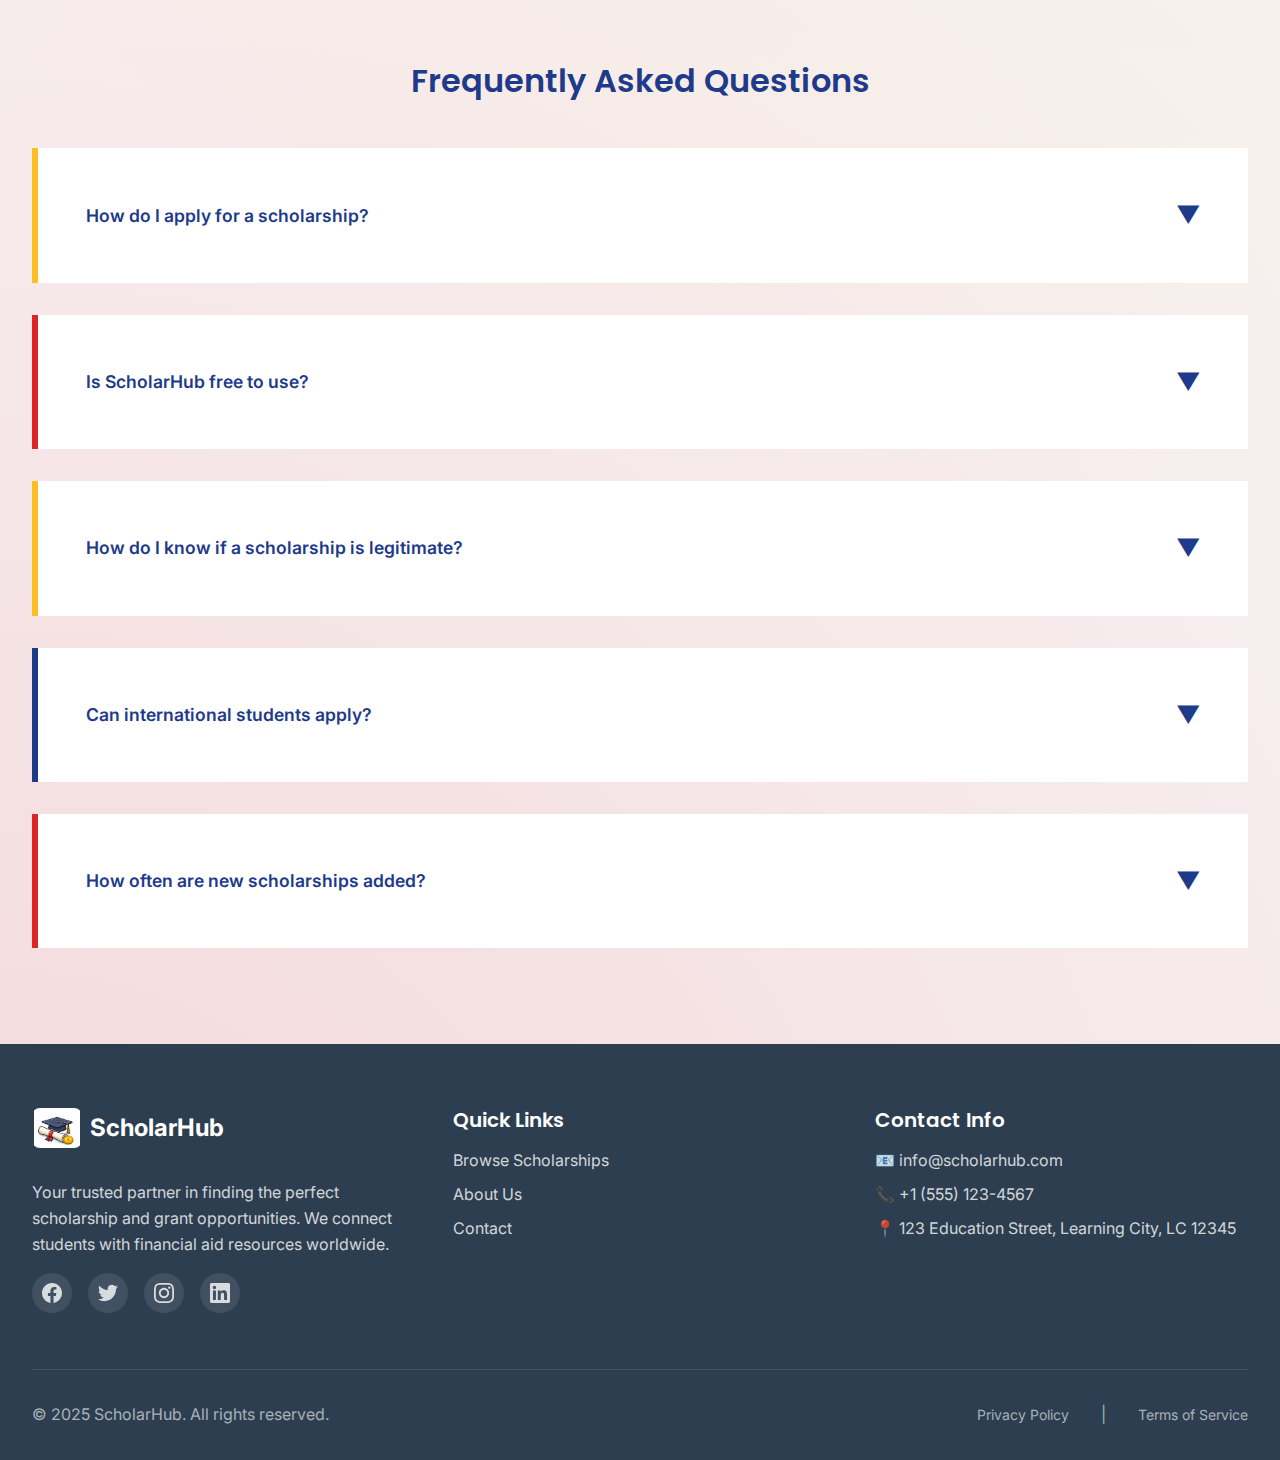
<file: contact.html>
<!DOCTYPE html>
<html lang="en">
<head>
    <meta charset="UTF-8">
    <meta name="viewport" content="width=device-width, initial-scale=1.0">
    <meta name="description" content="Contact ScholarHub - We're here to help">
    <title>Contact Us - ScholarHub</title>
    <link rel="icon" href="logo10.png" type="image/png">
    <link rel="preconnect" href="https://fonts.googleapis.com">
    <link rel="preconnect" href="https://fonts.gstatic.com" crossorigin>
    <link href="https://fonts.googleapis.com/css2?family=Inter:wght@300;400;500;600;700&family=Poppins:wght@300;400;600;700&display=swap" rel="stylesheet">
    <link rel="stylesheet" href="css/styles.css">
    <link rel="stylesheet" href="css/components.css">
    <link rel="stylesheet" href="css/responsive.css">
    <style>
        /* Completely Unique Contact Page - No Regular Patterns */
        
        /* Global Overflow Prevention */
        body {
            overflow-x: hidden;
        }
        
        .section {
            overflow-x: hidden;
            max-width: 100%;
            box-sizing: border-box;
        }
        
        /* Diagonal Split Hero */
        .contact-hero-diagonal {
            min-height: 60vh;
            position: relative;
            display: flex;
            align-items: center;
            overflow: hidden;
            background: var(--bg-primary);
        }
        
        .contact-hero-diagonal::before {
            content: '';
            position: absolute;
            top: 0;
            left: 0;
            width: 100%;
            height: 100%;
            background: var(--gradient-hero);
            clip-path: polygon(0 0, 100% 0, 100% 85%, 0% 100%);
            z-index: 0;
            transition: background 0.5s ease;
        }
        
        .hero-content-diagonal {
            position: relative;
            z-index: 2;
            padding: var(--spacing-xl) 0;
            max-width: 600px;
            margin-left: auto;
            margin-right: auto;
            color: white;
            text-align: center;
        }
        
        .hero-title-diagonal {
            font-size: clamp(2rem, 6vw, 3.5rem);
            font-weight: 700;
            margin-bottom: var(--spacing-md);
            line-height: 1.2;
            text-align: center;
        }
        
        .hero-subtitle-diagonal {
            font-size: clamp(1rem, 3vw, 1.3rem);
            color: rgba(255,255,255,0.9);
            line-height: 1.7;
            text-align: center;
        }
        
        /* Form with Floating Labels */
        .contact-form-floating {
            background: var(--bg-secondary);
            padding: var(--spacing-xl);
            border-radius: 0;
            border-top: 6px solid var(--primary);
            border-right: 6px solid var(--accent-yellow);
            border-bottom: 6px solid var(--accent-red);
            border-left: 6px solid var(--primary);
            position: relative;
            transform: rotate(-1deg);
            transition: transform 0.4s ease;
            box-shadow: 0 20px 60px rgba(0,0,0,0.1);
            overflow: hidden;
            max-width: 100%;
            box-sizing: border-box;
        }
        
        .contact-form-floating:hover {
            transform: rotate(0deg) scale(1.01);
        }
        
        .form-group-floating {
            position: relative;
            margin-bottom: var(--spacing-lg);
        }
        
        .form-input-floating {
            width: 100%;
            padding: 18px 16px 8px 16px;
            border: 2px solid var(--secondary);
            border-radius: var(--radius-sm);
            font-family: var(--font-primary);
            font-size: 1rem;
            color: var(--text-primary);
            background: var(--bg-primary);
            transition: all 0.3s ease;
            box-sizing: border-box;
        }
        
        .form-input-floating:focus {
            outline: none;
            border-color: var(--primary);
            background: var(--bg-secondary);
            box-shadow: 0 0 0 4px rgba(30, 58, 138, 0.1);
        }
        
        .form-label-floating {
            position: absolute;
            left: 16px;
            top: 18px;
            color: var(--text-secondary);
            font-size: 1rem;
            pointer-events: none;
            transition: all 0.3s ease;
            background: var(--bg-primary);
            padding: 0 4px;
        }
        
        .form-input-floating:focus + .form-label-floating,
        .form-input-floating:not(:placeholder-shown) + .form-label-floating {
            top: -10px;
            font-size: 0.75rem;
            color: var(--primary);
            background: var(--bg-secondary);
        }
        
        .form-textarea-floating {
            min-height: 150px;
            resize: vertical;
        }
        
        /* Contact Info - Rectangular/Square Boxes */
        .contact-info-circular {
            display: grid;
            grid-template-columns: repeat(2, 1fr);
            gap: var(--spacing-md);
            margin-bottom: var(--spacing-xl);
            overflow: visible;
            max-width: 100%;
            box-sizing: border-box;
        }
        
        .contact-circle-card {
            border-radius: var(--radius-md);
            display: flex;
            flex-direction: column;
            align-items: center;
            justify-content: flex-start;
            padding: var(--spacing-md);
            text-align: center;
            position: relative;
            transition: all 0.3s ease;
            cursor: pointer;
            border: 3px solid transparent;
            max-width: 100%;
            overflow: visible;
            box-sizing: border-box;
            background: var(--bg-secondary);
            height: auto;
            min-height: auto;
        }
        
        /* Add extra padding for cards with social icons to prevent overflow */
        .contact-circle-card:nth-child(4) {
            padding-bottom: calc(var(--spacing-md) + 15px);
        }
        
        .contact-circle-card:nth-child(1) {
            background: linear-gradient(135deg, rgba(30, 58, 138, 0.1), rgba(30, 58, 138, 0.05));
            border-color: var(--primary);
            border-left: 5px solid var(--primary);
        }
        
        .contact-circle-card:nth-child(2) {
            background: linear-gradient(135deg, rgba(251, 191, 36, 0.1), rgba(251, 191, 36, 0.05));
            border-color: var(--accent-yellow);
            border-left: 5px solid var(--accent-yellow);
        }
        
        .contact-circle-card:nth-child(3) {
            background: linear-gradient(135deg, rgba(220, 38, 38, 0.1), rgba(220, 38, 38, 0.05));
            border-color: var(--accent-red);
            border-left: 5px solid var(--accent-red);
        }
        
        .contact-circle-card:nth-child(4) {
            background: linear-gradient(135deg, rgba(55, 65, 81, 0.1), rgba(55, 65, 81, 0.05));
            border-color: var(--secondary);
            border-left: 5px solid var(--secondary);
        }
        
        .contact-circle-card:hover {
            transform: translateY(-5px);
            box-shadow: 0 10px 30px rgba(0,0,0,0.15);
            z-index: 10;
        }
        
        .contact-icon-large {
            font-size: 2rem;
            margin-bottom: var(--spacing-sm);
            flex-shrink: 0;
            max-width: 100%;
        }
        
        .contact-circle-title {
            font-size: clamp(0.85rem, 2vw, 1rem);
            font-weight: 600;
            color: var(--text-primary);
            margin-bottom: var(--spacing-xs);
            white-space: nowrap;
            max-width: 100%;
            box-sizing: border-box;
            overflow: hidden;
            text-overflow: ellipsis;
        }
        
        .contact-circle-text {
            font-size: clamp(0.75rem, 1.8vw, 0.9rem);
            color: var(--text-secondary);
            line-height: 1.5;
            width: 100%;
            max-width: 100%;
            box-sizing: border-box;
            white-space: pre-line;
            word-break: normal;
            overflow-wrap: break-word;
        }
        
        /* Special styling for social icons container to prevent overflow */
        .contact-circle-text .social-wave {
            padding: 10px 0 15px 0;
            margin-bottom: 0;
        }
        
        /* Prevent wrapping for time/date text */
        .contact-circle-text span {
            white-space: nowrap;
            display: block;
        }
        
        .contact-circle-link {
            color: var(--primary);
            text-decoration: none;
            font-weight: 500;
            transition: color 0.3s ease;
            font-size: clamp(0.75rem, 1.8vw, 0.9rem);
            display: block;
            max-width: 100%;
            box-sizing: border-box;
            white-space: nowrap;
            overflow: hidden;
            text-overflow: ellipsis;
        }
        
        /* Allow wrapping only for very long email addresses/links if absolutely necessary */
        .contact-circle-link[href^="mailto:"] {
            white-space: normal;
            word-break: break-all;
            overflow-wrap: anywhere;
        }
        
        .contact-circle-link[href^="tel:"] {
            white-space: nowrap;
        }
        
        .contact-circle-link:hover {
            color: var(--accent-yellow);
        }
        
        .contact-info-wrapper {
            overflow: hidden;
            max-width: 100%;
            box-sizing: border-box;
        }
        
        .contact-info-wrapper h2 {
            word-wrap: break-word;
            overflow-wrap: break-word;
        }
        
        /* Social Icons - Wave Layout */
        .social-wave {
            display: flex;
            justify-content: center;
            align-items: center;
            gap: var(--spacing-xs);
            margin-top: var(--spacing-sm);
            flex-wrap: wrap;
            overflow: visible;
            width: 100%;
            max-width: 100%;
            padding: 10px 5px;
            box-sizing: border-box;
        }
        
        .social-wave-item {
            width: 40px;
            height: 40px;
            border-radius: 50%;
            display: flex;
            align-items: center;
            justify-content: center;
            background: var(--bg-secondary);
            border: 2px solid var(--primary);
            color: var(--primary);
            transition: all 0.4s cubic-bezier(0.34, 1.56, 0.64, 1);
            cursor: pointer;
            position: relative;
            flex-shrink: 0;
            box-sizing: border-box;
            margin: 5px;
        }
        
        .social-wave-item:nth-child(1) {
            transform: translateY(0);
            animation: wave 3s ease-in-out infinite;
        }
        
        .social-wave-item:nth-child(2) {
            transform: translateY(5px);
            animation: wave 3s ease-in-out infinite 0.2s;
        }
        
        .social-wave-item:nth-child(3) {
            transform: translateY(0);
            animation: wave 3s ease-in-out infinite 0.4s;
        }
        
        .social-wave-item:nth-child(4) {
            transform: translateY(5px);
            animation: wave 3s ease-in-out infinite 0.6s;
        }
        
        .social-wave-item:hover {
            transform: translateY(-8px) scale(1.15);
            background: var(--primary);
            color: white;
            border-color: var(--primary);
            animation: none;
            z-index: 5;
        }
        
        @keyframes wave {
            0%, 100% { transform: translateY(0); }
            50% { transform: translateY(-10px); }
        }
        
        .social-wave-item svg {
            width: 18px;
            height: 18px;
            fill: currentColor;
        }
        
        /* FAQ - Accordion with Unique Design */
        .faq-unique {
            margin-top: var(--spacing-xl);
        }
        
        .faq-item-unique {
            background: var(--bg-secondary);
            margin-bottom: var(--spacing-md);
            border-radius: 0;
            border-left: 6px solid var(--primary);
            overflow: hidden;
            transition: all 0.4s ease;
            cursor: pointer;
        }
        
        .faq-item-unique:nth-child(even) {
            border-left-color: var(--accent-yellow);
        }
        
        .faq-item-unique:nth-child(3n) {
            border-left-color: var(--accent-red);
        }
        
        .faq-item-unique:hover {
            transform: translateX(10px);
            box-shadow: 0 10px 30px rgba(0,0,0,0.1);
        }
        
        .faq-question-unique {
            padding: var(--spacing-lg);
            display: flex;
            justify-content: space-between;
            align-items: center;
            font-weight: 600;
            color: var(--text-primary);
            font-size: clamp(1rem, 2.5vw, 1.1rem);
        }
        
        .faq-icon-unique {
            font-size: 1.5rem;
            color: var(--primary);
            transition: transform 0.4s ease;
            flex-shrink: 0;
        }
        
        .faq-item-unique.active .faq-icon-unique {
            transform: rotate(180deg);
        }
        
        .faq-answer-unique {
            max-height: 0;
            overflow: hidden;
            transition: max-height 0.4s ease, padding 0.4s ease;
            padding: 0 var(--spacing-lg);
            color: var(--text-secondary);
            line-height: 1.8;
        }
        
        .faq-item-unique.active .faq-answer-unique {
            max-height: 500px;
            padding: 0 var(--spacing-lg) var(--spacing-lg) var(--spacing-lg);
        }
        
        /* Two Column Layout - 58/38 Split */
        .contact-layout-asymmetric {
            display: grid;
            grid-template-columns: 58% 38%;
            gap: 4%;
            margin-bottom: var(--spacing-xl);
            overflow: hidden;
        }
        
        .container {
            max-width: 100%;
            overflow-x: hidden;
        }
        
        /* Responsive Design */
        @media (max-width: 1100px) {
            .contact-layout-asymmetric {
                grid-template-columns: 1fr;
            }
            
            .contact-info-circular {
                grid-template-columns: repeat(2, 1fr);
                gap: var(--spacing-sm);
            }
            
            .hero-content-diagonal {
                margin-left: auto;
                margin-right: auto;
            }
        }
        
        @media (max-width: 820px) {
            .contact-hero-diagonal {
                min-height: 50vh;
            }
            
            .contact-hero-diagonal::before {
                clip-path: polygon(0 0, 100% 0, 100% 100%, 0% 90%);
            }
            
            .hero-content-diagonal {
                max-width: 100%;
                margin: 0;
                padding: var(--spacing-lg);
                text-align: center;
            }
            
            .contact-form-floating {
                transform: none;
                padding: var(--spacing-lg);
            }
            
            .contact-form-floating:hover {
                transform: scale(1.01);
            }
            
            .contact-info-circular {
                grid-template-columns: 1fr;
                gap: var(--spacing-md);
            }
            
            .contact-info-circular {
                grid-template-columns: 1fr;
                gap: var(--spacing-md);
            }
            
            .contact-circle-card {
                border-radius: var(--radius-md);
                padding: var(--spacing-md);
                max-width: 100%;
                height: auto;
                min-height: auto;
            }
            
            .contact-circle-card:nth-child(4) {
                padding-bottom: calc(var(--spacing-md) + 12px);
            }
            
            .contact-icon-large {
                font-size: 1.75rem;
            }
            
            .contact-circle-title {
                font-size: 0.9rem;
            }
            
            .contact-circle-text {
                font-size: 0.8rem;
            }
            
            .social-wave {
                gap: var(--spacing-xs);
                padding: 8px 3px 15px 3px;
            }
            
            .social-wave-item {
                width: 35px;
                height: 35px;
                margin: 3px;
            }
            
            .social-wave-item svg {
                width: 16px;
                height: 16px;
            }
            
            .contact-circle-text .social-wave {
                padding: 8px 0 15px 0;
            }
            
            .faq-question-unique {
                padding: var(--spacing-md);
                font-size: 1rem;
            }
            
            .faq-answer-unique {
                padding: 0 var(--spacing-md);
            }
            
            .faq-item-unique.active .faq-answer-unique {
                padding: 0 var(--spacing-md) var(--spacing-md) var(--spacing-md);
            }
        }
    </style>
</head>
<body>
    <!-- Header -->
    <header class="header">
        <nav class="navbar">
            <a href="index.html" class="logo">
                <img src="logo10.png" alt="ScholarHub Logo" class="logo-img">
                <span>ScholarHub</span>
            </a>
            <ul class="nav-menu">
                <li class="nav-item-dropdown">
                    <a href="index.html" class="nav-link has-dropdown">Home</a>
                    <ul class="nav-dropdown">
                        <li><a href="index.html" class="nav-dropdown-link">Overview</a></li>
                        <li><a href="home-two.html" class="nav-dropdown-link">Featured</a></li>
                    </ul>
                </li>
                <li><a href="scholarships.html" class="nav-link">Scholarships</a></li>
                <li><a href="about.html" class="nav-link">About</a></li>
                <li><a href="contact.html" class="nav-link active">Contact</a></li>
                <li><a href="login.html" class="nav-link">Login</a></li>
                <li><a href="register.html" class="btn btn-primary">Sign Up</a></li>
            </ul>
            <div class="navbar-actions">
                <button class="theme-toggle" id="themeToggle" aria-label="Toggle theme">☾</button>
                <button class="mobile-menu-toggle">☰</button>
            </div>
        </nav>
    </header>

    <!-- Diagonal Hero Section -->
    <section class="contact-hero-diagonal">
        <div class="container">
            <div class="hero-content-diagonal">
                <h1 class="hero-title-diagonal">Get in Touch</h1>
                <p class="hero-subtitle-diagonal">We're here to help you on your scholarship journey. Reach out to us anytime!</p>
            </div>
        </div>
    </section>

    <!-- Contact Content - Asymmetric Layout -->
    <section class="section">
        <div class="container">
            <div class="contact-layout-asymmetric">
                <!-- Contact Form -->
                <div class="contact-form-floating">
                    <h2 style="font-size: clamp(1.5rem, 4vw, 2.5rem); margin-bottom: var(--spacing-lg); color: var(--text-primary); text-align: center;">Send Us a Message</h2>
                    <form id="contactForm">
                        <div class="form-group-floating">
                            <input type="text" class="form-input-floating" placeholder=" " required>
                            <label class="form-label-floating">Your Name</label>
                        </div>
                        <div class="form-group-floating">
                            <input type="email" class="form-input-floating" placeholder=" " required>
                            <label class="form-label-floating">Email Address</label>
                        </div>
                        <div class="form-group-floating">
                            <input type="text" class="form-input-floating" placeholder=" " required>
                            <label class="form-label-floating">Subject</label>
                        </div>
                        <div class="form-group-floating">
                            <textarea class="form-input-floating form-textarea-floating" placeholder=" " required></textarea>
                            <label class="form-label-floating">Message</label>
                        </div>
                        <button type="submit" class="btn btn-primary" style="width: 100%;">Send Message</button>
                    </form>
                </div>

                <!-- Contact Info - Circular Cards -->
                <div class="contact-info-wrapper">
                    <h2 class="section-title" style="text-align: center; margin-bottom: var(--spacing-lg); font-size: clamp(1.2rem, 3vw, 1.5rem);">Contact Information</h2>
                    <div class="contact-info-circular">
                        <div class="contact-circle-card">
                            <div class="contact-icon-large">📧</div>
                            <div class="contact-circle-title">Email Us</div>
                            <div class="contact-circle-text">
                                <a href="mailto:info@scholarhub.com" class="contact-circle-link">info@scholarhub.com</a><br>
                                <a href="mailto:support@scholarhub.com" class="contact-circle-link">support@scholarhub.com</a>
                            </div>
                        </div>
                        <div class="contact-circle-card">
                            <div class="contact-icon-large">📞</div>
                            <div class="contact-circle-title">Call Us</div>
                            <div class="contact-circle-text">
                                <a href="tel:+15551234567" class="contact-circle-link">+1 (555) 123-4567</a><br>
                                <span style="font-size: clamp(0.65rem, 1.5vw, 0.75rem); white-space: nowrap; display: block;">Mon-Fri, 9 AM - 6 PM EST</span>
                            </div>
                        </div>
                        <div class="contact-circle-card">
                            <div class="contact-icon-large">📍</div>
                            <div class="contact-circle-title">Visit Us</div>
                            <div class="contact-circle-text">
                                123 Education Street<br>
                                Learning City, LC 12345<br>
                                United States
                            </div>
                        </div>
                        <div class="contact-circle-card">
                            <div class="contact-icon-large">🌐</div>
                            <div class="contact-circle-title">Follow Us</div>
                            <div class="contact-circle-text" style="margin-top: var(--spacing-sm);">
                                <div class="social-wave">
                                    <a href="#" class="social-wave-item facebook" aria-label="Facebook" target="_blank">
                                        <svg viewBox="0 0 24 24" xmlns="http://www.w3.org/2000/svg">
                                            <path d="M24 12.073c0-6.627-5.373-12-12-12s-12 5.373-12 12c0 5.99 4.388 10.954 10.125 11.854v-8.385H7.078v-3.47h3.047V9.43c0-3.007 1.792-4.669 4.533-4.669 1.312 0 2.686.235 2.686.235v2.953H15.83c-1.491 0-1.956.925-1.956 1.874v2.25h3.328l-.532 3.47h-2.796v8.385C19.612 23.027 24 18.062 24 12.073z"/>
                                        </svg>
                                    </a>
                                    <a href="#" class="social-wave-item twitter" aria-label="Twitter" target="_blank">
                                        <svg viewBox="0 0 24 24" xmlns="http://www.w3.org/2000/svg">
                                            <path d="M23.953 4.57a10 10 0 01-2.825.775 4.958 4.958 0 002.163-2.723c-.951.555-2.005.959-3.127 1.184a4.92 4.92 0 00-8.384 4.482C7.69 8.095 4.067 6.13 1.64 3.162a4.822 4.822 0 00-.666 2.475c0 1.71.87 3.213 2.188 4.096a4.904 4.904 0 01-2.228-.616v.06a4.923 4.923 0 003.946 4.827 4.996 4.996 0 01-2.212.085 4.936 4.936 0 004.604 3.417 9.867 9.867 0 01-6.102 2.105c-.39 0-.779-.023-1.17-.067a13.995 13.995 0 007.557 2.209c9.053 0 13.998-7.496 13.998-13.985 0-.21 0-.42-.015-.63A9.935 9.935 0 0024 4.59z"/>
                                        </svg>
                                    </a>
                                    <a href="#" class="social-wave-item instagram" aria-label="Instagram" target="_blank">
                                        <svg viewBox="0 0 24 24" xmlns="http://www.w3.org/2000/svg">
                                            <path d="M12 2.163c3.204 0 3.584.012 4.85.07 3.252.148 4.771 1.691 4.919 4.919.058 1.265.069 1.645.069 4.849 0 3.205-.012 3.584-.069 4.849-.149 3.225-1.664 4.771-4.919 4.919-1.266.058-1.644.07-4.85.07-3.204 0-3.584-.012-4.849-.07-3.26-.149-4.771-1.699-4.919-4.92-.058-1.265-.07-1.644-.07-4.849 0-3.204.013-3.583.07-4.849.149-3.227 1.664-4.771 4.919-4.919 1.266-.057 1.645-.069 4.849-.069zm0-2.163c-3.259 0-3.667.014-4.947.072-4.358.2-6.78 2.618-6.98 6.98-.059 1.281-.073 1.689-.073 4.948 0 3.259.014 3.668.072 4.948.2 4.358 2.618 6.78 6.98 6.98 1.281.058 1.689.072 4.948.072 3.259 0 3.668-.014 4.948-.072 4.354-.2 6.782-2.618 6.979-6.98.059-1.28.073-1.689.073-4.948 0-3.259-.014-3.667-.072-4.947-.196-4.354-2.617-6.78-6.979-6.98-1.281-.059-1.69-.073-4.949-.073zm0 5.838c-3.403 0-6.162 2.759-6.162 6.162s2.759 6.163 6.162 6.163 6.162-2.759 6.162-6.163c0-3.403-2.759-6.162-6.162-6.162zm0 10.162c-2.209 0-4-1.79-4-4 0-2.209 1.791-4 4-4s4 1.791 4 4c0 2.21-1.791 4-4 4zm6.406-11.845c-.796 0-1.441.645-1.441 1.44s.645 1.44 1.441 1.44c.795 0 1.439-.645 1.439-1.44s-.644-1.44-1.439-1.44z"/>
                                        </svg>
                                    </a>
                                    <a href="#" class="social-wave-item linkedin" aria-label="LinkedIn" target="_blank">
                                        <svg viewBox="0 0 24 24" xmlns="http://www.w3.org/2000/svg">
                                            <path d="M20.447 20.452h-3.554v-5.569c0-1.328-.027-3.037-1.852-3.037-1.853 0-2.136 1.445-2.136 2.939v5.667H9.351V9h3.414v1.561h.046c.477-.9 1.637-1.85 3.37-1.85 3.601 0 4.267 2.37 4.267 5.455v6.286zM5.337 7.433c-1.144 0-2.063-.926-2.063-2.065 0-1.138.92-2.063 2.063-2.063 1.14 0 2.064.925 2.064 2.063 0 1.139-.925 2.065-2.064 2.065zm1.782 13.019H3.555V9h3.564v11.452zM22.225 0H1.771C.792 0 0 .774 0 1.729v20.542C0 23.227.792 24 1.771 24h20.451C23.2 24 24 23.227 24 22.271V1.729C24 .774 23.2 0 22.222 0h.003z"/>
                                        </svg>
                                    </a>
                                </div>
                            </div>
                        </div>
                    </div>
                </div>
            </div>

            <!-- FAQ Section - Unique Design -->
            <div class="faq-unique">
                <h2 class="section-title">Frequently Asked Questions</h2>
                <div class="faq-item-unique">
                    <div class="faq-question-unique">
                        <span>How do I apply for a scholarship?</span>
                        <span class="faq-icon-unique">▼</span>
                    </div>
                    <div class="faq-answer-unique">
                        <p>To apply for a scholarship, first create an account on ScholarHub. Then browse available scholarships, find ones that match your profile, and click "Apply Now" on the scholarship detail page. Follow the application instructions provided by each scholarship provider.</p>
                    </div>
                </div>
                <div class="faq-item-unique">
                    <div class="faq-question-unique">
                        <span>Is ScholarHub free to use?</span>
                        <span class="faq-icon-unique">▼</span>
                    </div>
                    <div class="faq-answer-unique">
                        <p>Yes! ScholarHub is completely free for students. There are no hidden fees, and you can browse, search, and apply for scholarships at no cost. We make money through partnerships with educational institutions and scholarship providers.</p>
                    </div>
                </div>
                <div class="faq-item-unique">
                    <div class="faq-question-unique">
                        <span>How do I know if a scholarship is legitimate?</span>
                        <span class="faq-icon-unique">▼</span>
                    </div>
                    <div class="faq-answer-unique">
                        <p>All scholarships on ScholarHub are verified by our team before being listed. We check for legitimacy, current deadlines, and proper contact information. However, always be cautious of any scholarship that asks for payment or sensitive financial information.</p>
                    </div>
                </div>
                <div class="faq-item-unique">
                    <div class="faq-question-unique">
                        <span>Can international students apply?</span>
                        <span class="faq-icon-unique">▼</span>
                    </div>
                    <div class="faq-answer-unique">
                        <p>Yes! Many scholarships on our platform are open to international students. Use our filters to search specifically for international student scholarships. Make sure to check each scholarship's eligibility requirements.</p>
                    </div>
                </div>
                <div class="faq-item-unique">
                    <div class="faq-question-unique">
                        <span>How often are new scholarships added?</span>
                        <span class="faq-icon-unique">▼</span>
                    </div>
                    <div class="faq-answer-unique">
                        <p>We add new scholarships daily. Our team continuously searches for new opportunities and updates existing listings. We recommend checking back regularly or setting up email notifications for new matches.</p>
                    </div>
                </div>
            </div>
        </div>
    </section>

    <!-- Footer -->
    <footer class="footer">
        <div class="container">
            <div class="footer-content">
                <div class="footer-section">
                    <div class="footer-logo">
                        <img src="logo10.png" alt="ScholarHub Logo" class="footer-logo-img">
                        <span>ScholarHub</span>
                    </div>
                    <p>Your trusted partner in finding the perfect scholarship and grant opportunities. We connect students with financial aid resources worldwide.</p>
                    <div class="social-icons">
                        <a href="#" class="social-icon facebook" aria-label="Facebook" target="_blank">
                            <svg viewBox="0 0 24 24" xmlns="http://www.w3.org/2000/svg">
                                <path d="M24 12.073c0-6.627-5.373-12-12-12s-12 5.373-12 12c0 5.99 4.388 10.954 10.125 11.854v-8.385H7.078v-3.47h3.047V9.43c0-3.007 1.792-4.669 4.533-4.669 1.312 0 2.686.235 2.686.235v2.953H15.83c-1.491 0-1.956.925-1.956 1.874v2.25h3.328l-.532 3.47h-2.796v8.385C19.612 23.027 24 18.062 24 12.073z"/>
                            </svg>
                        </a>
                        <a href="#" class="social-icon twitter" aria-label="Twitter" target="_blank">
                            <svg viewBox="0 0 24 24" xmlns="http://www.w3.org/2000/svg">
                                <path d="M23.953 4.57a10 10 0 01-2.825.775 4.958 4.958 0 002.163-2.723c-.951.555-2.005.959-3.127 1.184a4.92 4.92 0 00-8.384 4.482C7.69 8.095 4.067 6.13 1.64 3.162a4.822 4.822 0 00-.666 2.475c0 1.71.87 3.213 2.188 4.096a4.904 4.904 0 01-2.228-.616v.06a4.923 4.923 0 003.946 4.827 4.996 4.996 0 01-2.212.085 4.936 4.936 0 004.604 3.417 9.867 9.867 0 01-6.102 2.105c-.39 0-.779-.023-1.17-.067a13.995 13.995 0 007.557 2.209c9.053 0 13.998-7.496 13.998-13.985 0-.21 0-.42-.015-.63A9.935 9.935 0 0024 4.59z"/>
                            </svg>
                        </a>
                        <a href="#" class="social-icon instagram" aria-label="Instagram" target="_blank">
                            <svg viewBox="0 0 24 24" xmlns="http://www.w3.org/2000/svg">
                                <path d="M12 2.163c3.204 0 3.584.012 4.85.07 3.252.148 4.771 1.691 4.919 4.919.058 1.265.069 1.645.069 4.849 0 3.205-.012 3.584-.069 4.849-.149 3.225-1.664 4.771-4.919 4.919-1.266.058-1.644.07-4.85.07-3.204 0-3.584-.012-4.849-.07-3.26-.149-4.771-1.699-4.919-4.92-.058-1.265-.07-1.644-.07-4.849 0-3.204.013-3.583.07-4.849.149-3.227 1.664-4.771 4.919-4.919 1.266-.057 1.645-.069 4.849-.069zm0-2.163c-3.259 0-3.667.014-4.947.072-4.358.2-6.78 2.618-6.98 6.98-.059 1.281-.073 1.689-.073 4.948 0 3.259.014 3.668.072 4.948.2 4.358 2.618 6.78 6.98 6.98 1.281.058 1.689.072 4.948.072 3.259 0 3.668-.014 4.948-.072 4.354-.2 6.782-2.618 6.979-6.98.059-1.28.073-1.689.073-4.948 0-3.259-.014-3.667-.072-4.947-.196-4.354-2.617-6.78-6.979-6.98-1.281-.059-1.69-.073-4.949-.073zm0 5.838c-3.403 0-6.162 2.759-6.162 6.162s2.759 6.163 6.162 6.163 6.162-2.759 6.162-6.163c0-3.403-2.759-6.162-6.162-6.162zm0 10.162c-2.209 0-4-1.79-4-4 0-2.209 1.791-4 4-4s4 1.791 4 4c0 2.21-1.791 4-4 4zm6.406-11.845c-.796 0-1.441.645-1.441 1.44s.645 1.44 1.441 1.44c.795 0 1.439-.645 1.439-1.44s-.644-1.44-1.439-1.44z"/>
                            </svg>
                        </a>
                        <a href="#" class="social-icon linkedin" aria-label="LinkedIn" target="_blank">
                            <svg viewBox="0 0 24 24" xmlns="http://www.w3.org/2000/svg">
                                <path d="M20.447 20.452h-3.554v-5.569c0-1.328-.027-3.037-1.852-3.037-1.853 0-2.136 1.445-2.136 2.939v5.667H9.351V9h3.414v1.561h.046c.477-.9 1.637-1.85 3.37-1.85 3.601 0 4.267 2.37 4.267 5.455v6.286zM5.337 7.433c-1.144 0-2.063-.926-2.063-2.065 0-1.138.92-2.063 2.063-2.063 1.14 0 2.064.925 2.064 2.063 0 1.139-.925 2.065-2.064 2.065zm1.782 13.019H3.555V9h3.564v11.452zM22.225 0H1.771C.792 0 0 .774 0 1.729v20.542C0 23.227.792 24 1.771 24h20.451C23.2 24 24 23.227 24 22.271V1.729C24 .774 23.2 0 22.222 0h.003z"/>
                            </svg>
                        </a>
                    </div>
                </div>
                <div class="footer-section">
                    <h3>Quick Links</h3>
                    <ul class="footer-links">
                        <li><a href="scholarships.html">Browse Scholarships</a></li>
                        <li><a href="about.html">About Us</a></li>
                        <li><a href="contact.html">Contact</a></li>
                    </ul>
                </div>
                <div class="footer-section">
                    <h3>Contact Info</h3>
                    <p>📧 info@scholarhub.com</p>
                    <p>📞 +1 (555) 123-4567</p>
                    <p>📍 123 Education Street, Learning City, LC 12345</p>
                </div>
            </div>
            <div class="footer-bottom">
                <p>&copy; 2025 ScholarHub. All rights reserved.</p>
                <div class="footer-bottom-links">
                    <a href="privacy.html">Privacy Policy</a>
                    <span>|</span>
                    <a href="terms.html">Terms of Service</a>
                </div>
            </div>
        </div>
    </footer>

    <!-- Back to Top Button -->
    <button class="back-to-top" id="backToTop" aria-label="Back to top">↑</button>

    <script src="js/main.js"></script>
    <script src="js/animations.js"></script>
    <script>
        // FAQ Accordion
        document.querySelectorAll('.faq-item-unique').forEach(item => {
            item.addEventListener('click', function() {
                const isActive = this.classList.contains('active');
                document.querySelectorAll('.faq-item-unique').forEach(faq => faq.classList.remove('active'));
                if (!isActive) {
                    this.classList.add('active');
                }
            });
        });

        // Contact Form
        document.getElementById('contactForm').addEventListener('submit', function(e) {
            e.preventDefault();
            alert('Thank you for your message! We will get back to you soon.');
            this.reset();
        });
    </script>
</body>
</html>
</file>
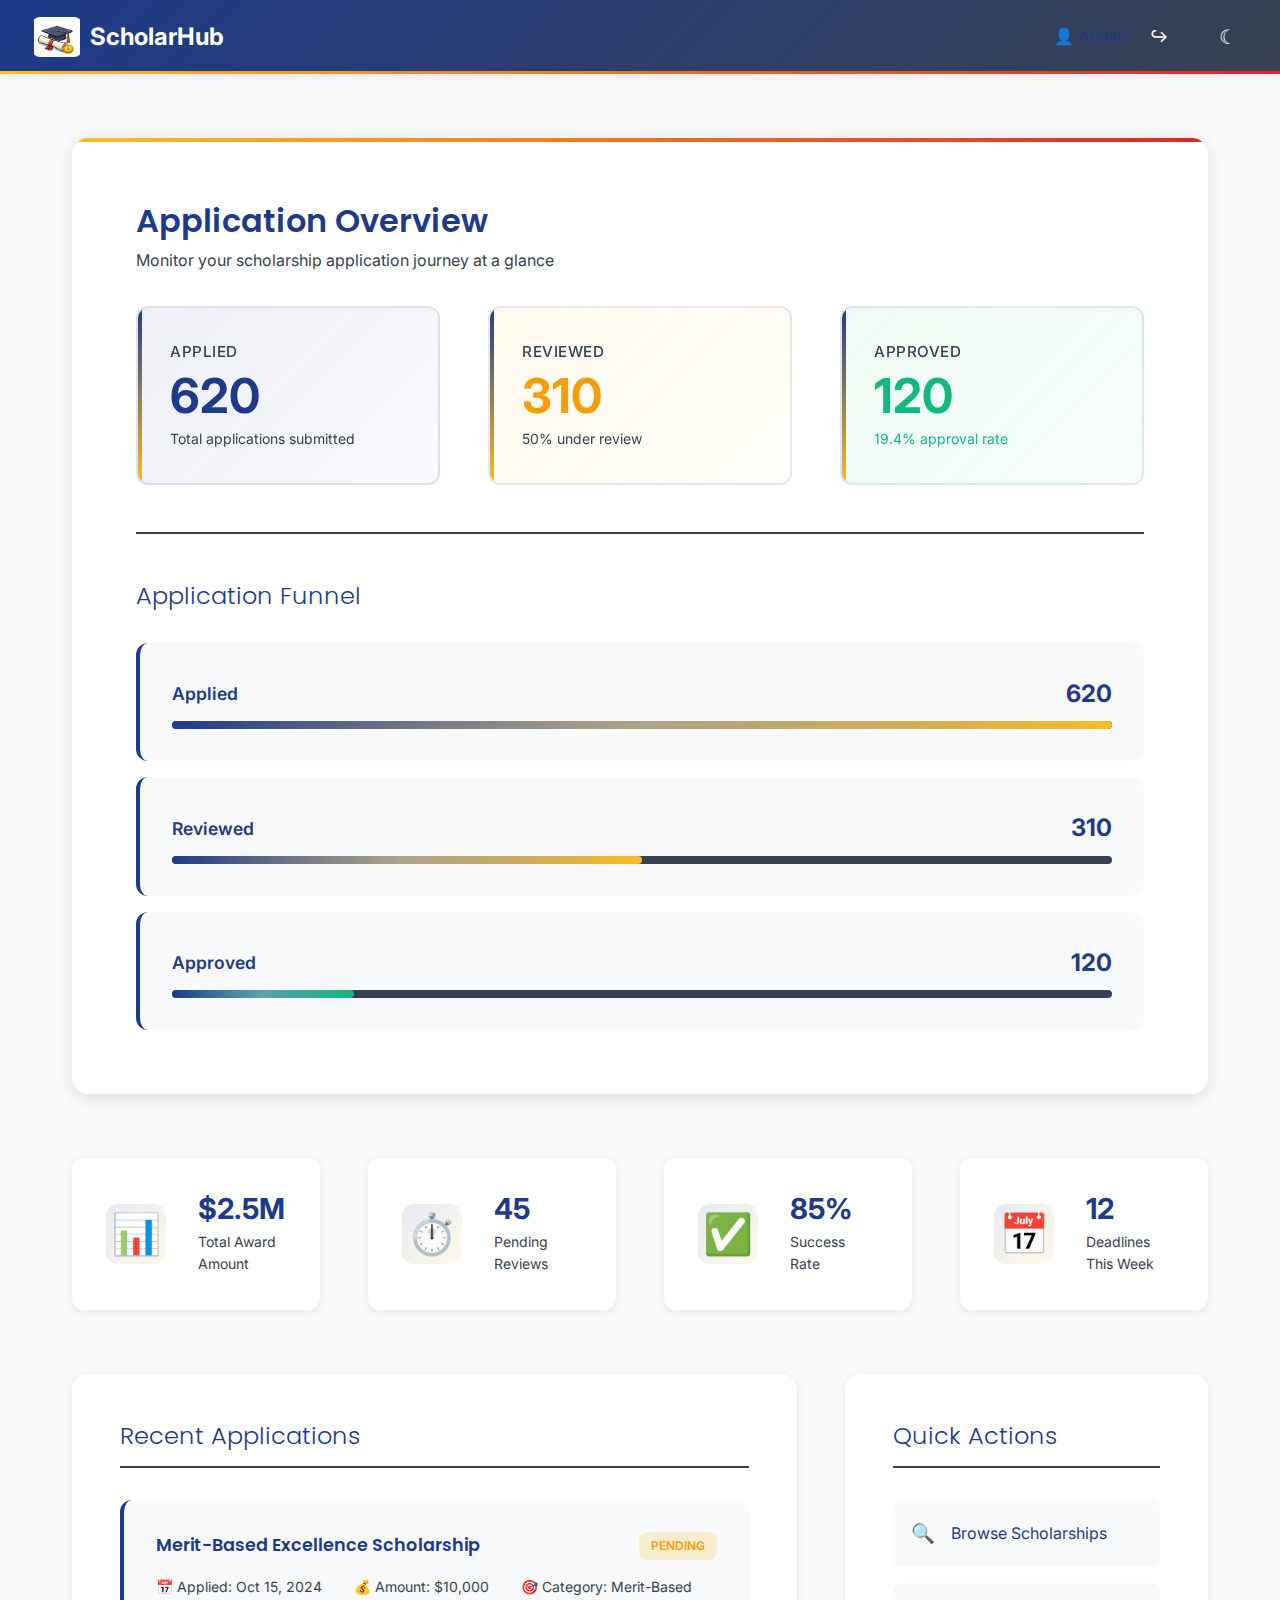
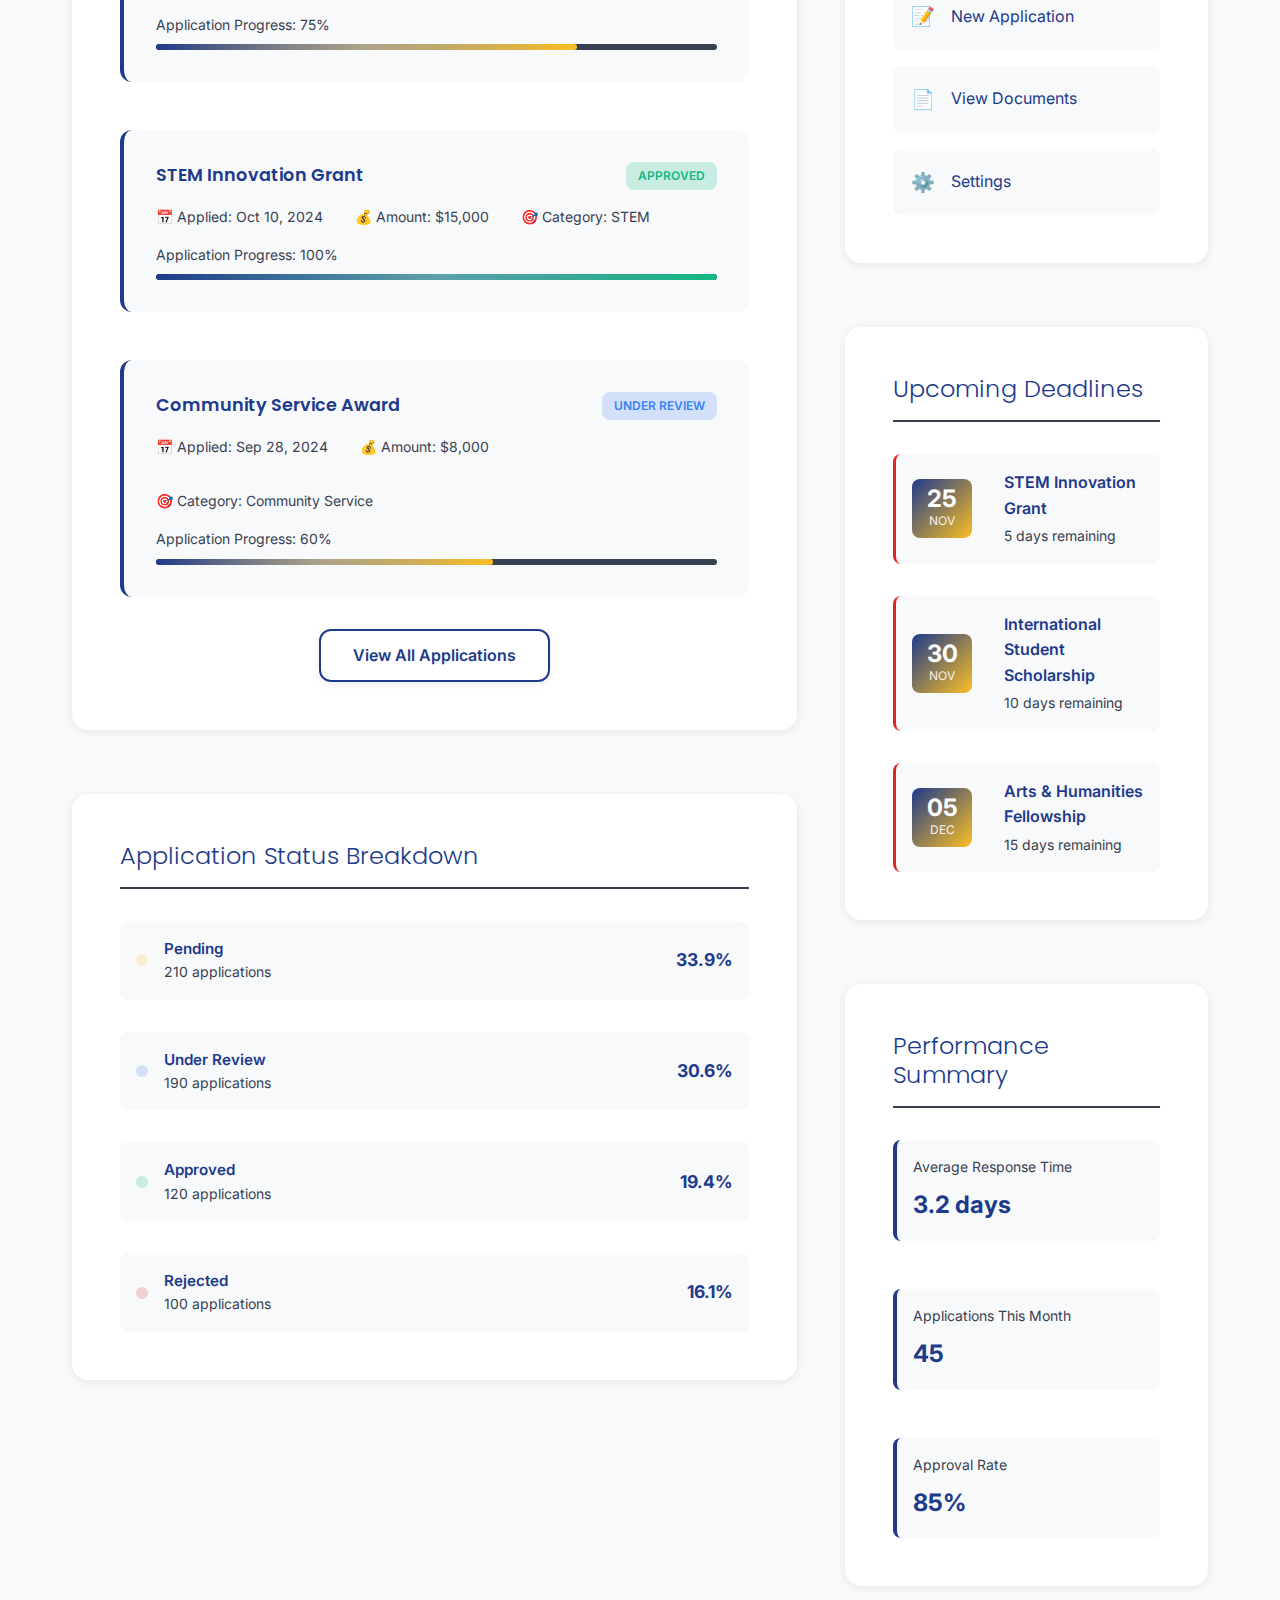
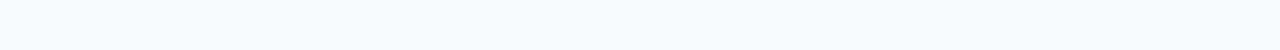
<file: dashboard.html>
<!DOCTYPE html>
<html lang="en">

<head>
    <meta charset="UTF-8">
    <meta name="viewport" content="width=device-width, initial-scale=1.0">
    <meta name="description" content="ScholarHub Dashboard - Track your scholarship applications">
    <title>Dashboard - ScholarHub</title>
    <link rel="icon" href="logo10.png" type="image/png">
    <link rel="preconnect" href="https://fonts.googleapis.com">
    <link rel="preconnect" href="https://fonts.gstatic.com" crossorigin>
    <link
        href="https://fonts.googleapis.com/css2?family=Inter:wght@300;400;500;600;700&family=Poppins:wght@300;400;600;700&display=swap"
        rel="stylesheet">
    <link rel="stylesheet" href="css/styles.css">
    <link rel="stylesheet" href="css/components.css">
    <link rel="stylesheet" href="css/responsive.css">
    <style>
        /* Modern Dashboard Styles */
        body {
            background: var(--bg-primary);
        }

        /* Dashboard Header Section */
        .dashboard-hero {
            background: var(--gradient-hero);
            padding: var(--spacing-xl) 0;
            position: relative;
            overflow: hidden;
            margin-bottom: var(--spacing-lg);
        }

        .dashboard-hero::before {
            content: '';
            position: absolute;
            top: -50%;
            right: -10%;
            width: 500px;
            height: 500px;
            background: radial-gradient(circle, rgba(251, 191, 36, 0.2), transparent 70%);
            border-radius: 50%;
            animation: float 6s ease-in-out infinite;
        }

        .dashboard-hero::after {
            content: '';
            position: absolute;
            bottom: -30%;
            left: -5%;
            width: 400px;
            height: 400px;
            background: radial-gradient(circle, rgba(220, 38, 38, 0.15), transparent 70%);
            border-radius: 50%;
            animation: float 8s ease-in-out infinite reverse;
        }

        /* Animated Background Shapes */
        .dashboard-hero-shapes {
            position: absolute;
            width: 100%;
            height: 100%;
            top: 0;
            left: 0;
            z-index: 1;
            overflow: hidden;
        }

        .hero-shape {
            position: absolute;
            opacity: 0.1;
            animation: float 10s ease-in-out infinite;
        }

        .hero-shape.shape-1 {
            width: 150px;
            height: 150px;
            top: 20%;
            left: 10%;
            background: linear-gradient(135deg, var(--accent-yellow), var(--primary));
            clip-path: polygon(50% 0%, 0% 100%, 100% 100%);
            animation-delay: 0s;
        }

        .hero-shape.shape-2 {
            width: 100px;
            height: 100px;
            bottom: 20%;
            right: 15%;
            background: var(--accent-yellow);
            border-radius: 50%;
            animation-delay: 2s;
        }

        .hero-shape.shape-3 {
            width: 120px;
            height: 120px;
            top: 50%;
            right: 20%;
            background: linear-gradient(45deg, var(--primary), var(--accent-red));
            transform: rotate(45deg);
            animation-delay: 4s;
        }

        @keyframes float {

            0%,
            100% {
                transform: translateY(0) translateX(0);
            }

            33% {
                transform: translateY(-20px) translateX(10px);
            }

            66% {
                transform: translateY(10px) translateX(-10px);
            }
        }

        .dashboard-hero-content {
            position: relative;
            z-index: 2;
            color: white;
            text-align: center;
        }

        .dashboard-hero-content h1 {
            color: white;
            font-size: clamp(2rem, 5vw, 3rem);
            margin-bottom: var(--spacing-sm);
            text-align: center;
        }

        .dashboard-hero-content p {
            color: rgba(255, 255, 255, 0.9);
            font-size: 1.1rem;
            text-align: center;
        }

        /* KPI + Application Funnel Section */
        .kpi-funnel-section {
            background: var(--bg-secondary);
            border-radius: var(--radius-lg);
            padding: var(--spacing-xl);
            box-shadow: var(--shadow-md);
            margin-bottom: var(--spacing-xl);
            position: relative;
            overflow: hidden;
        }

        .kpi-funnel-section::before {
            content: '';
            position: absolute;
            top: 0;
            left: 0;
            right: 0;
            height: 4px;
            background: var(--gradient-header-accent);
        }

        .section-header {
            margin-bottom: var(--spacing-md);
        }

        .section-header h2 {
            text-align: left;
            color: var(--text-primary);
            font-size: 2rem;
            margin-bottom: var(--spacing-xs);
        }

        .section-header p {
            text-align: left;
            color: var(--text-secondary);
            font-size: 1rem;
        }

        /* KPI Cards Grid */
        .kpi-grid {
            display: grid;
            grid-template-columns: repeat(auto-fit, minmax(250px, 1fr));
            gap: var(--spacing-lg);
            margin-bottom: var(--spacing-lg);
        }

        .kpi-card {
            background: linear-gradient(135deg, rgba(30, 58, 138, 0.05), rgba(251, 191, 36, 0.05));
            border: 2px solid rgba(30, 58, 138, 0.1);
            border-radius: var(--radius-md);
            padding: var(--spacing-md);
            transition: all 0.3s ease;
            position: relative;
            overflow: hidden;
        }

        .kpi-card::before {
            content: '';
            position: absolute;
            top: 0;
            left: 0;
            width: 4px;
            height: 100%;
            background: var(--gradient-button);
        }

        .kpi-card:hover {
            transform: translateY(-5px) scale(1.02);
            box-shadow: var(--shadow-lg);
            border-color: var(--primary);
        }

        /* KPI Card Pulse Animation */
        .kpi-card::after {
            content: '';
            position: absolute;
            top: 50%;
            left: 50%;
            width: 0;
            height: 0;
            border-radius: 50%;
            background: rgba(30, 58, 138, 0.1);
            transform: translate(-50%, -50%);
            transition: width 0.6s ease, height 0.6s ease;
        }

        .kpi-card:hover::after {
            width: 200px;
            height: 200px;
        }

        .kpi-card:nth-child(1) {
            background: linear-gradient(135deg, rgba(30, 58, 138, 0.08), rgba(30, 58, 138, 0.03));
        }

        .kpi-card:nth-child(2) {
            background: linear-gradient(135deg, rgba(251, 191, 36, 0.08), rgba(251, 191, 36, 0.03));
        }

        .kpi-card:nth-child(3) {
            background: linear-gradient(135deg, rgba(34, 197, 94, 0.08), rgba(34, 197, 94, 0.03));
        }

        .kpi-label {
            font-size: 0.95rem;
            color: var(--text-secondary);
            font-weight: 500;
            margin-bottom: var(--spacing-xs);
            text-transform: uppercase;
            letter-spacing: 0.5px;
        }

        .kpi-value {
            font-size: 3rem;
            font-weight: 700;
            color: var(--primary);
            line-height: 1;
            margin-bottom: var(--spacing-xs);
            transition: transform 0.3s ease;
        }

        .kpi-card:hover .kpi-value {
            transform: scale(1.1);
        }

        .kpi-card:nth-child(1) .kpi-value {
            color: var(--primary);
        }

        .kpi-card:nth-child(2) .kpi-value {
            color: var(--accent-yellow);
            color: #F59E0B;
        }

        .kpi-card:nth-child(3) .kpi-value {
            color: #10B981;
        }

        .kpi-trend {
            font-size: 0.875rem;
            color: var(--text-secondary);
            display: flex;
            align-items: center;
            gap: 0.5rem;
        }

        .kpi-trend.positive {
            color: #10B981;
        }

        /* Application Funnel Visualization */
        .funnel-container {
            margin-top: var(--spacing-lg);
            padding-top: var(--spacing-lg);
            border-top: 2px solid var(--secondary);
        }

        .funnel-title {
            text-align: left;
            color: var(--text-primary);
            font-size: 1.5rem;
            margin-bottom: var(--spacing-md);
        }

        .funnel-steps {
            display: flex;
            flex-direction: column;
            gap: var(--spacing-sm);
        }

        .funnel-step {
            position: relative;
            background: var(--bg-primary);
            border-radius: var(--radius-md);
            padding: var(--spacing-md);
            border-left: 4px solid var(--primary);
            transition: all 0.4s cubic-bezier(0.34, 1.56, 0.64, 1);
            overflow: hidden;
        }

        .funnel-step::before {
            content: '';
            position: absolute;
            left: 0;
            top: 0;
            bottom: 0;
            width: 0;
            background: linear-gradient(90deg, rgba(30, 58, 138, 0.1), transparent);
            transition: width 0.4s ease;
        }

        .funnel-step:hover {
            transform: translateX(10px) scale(1.01);
            box-shadow: var(--shadow-md);
            border-left-width: 6px;
        }

        .funnel-step:hover::before {
            width: 100%;
        }

        .funnel-step-header {
            display: flex;
            justify-content: space-between;
            align-items: center;
            margin-bottom: var(--spacing-xs);
        }

        .funnel-step-label {
            font-weight: 600;
            color: var(--text-primary);
            font-size: 1.1rem;
        }

        .funnel-step-count {
            font-weight: 700;
            color: var(--primary);
            font-size: 1.5rem;
        }

        .funnel-step-bar {
            width: 100%;
            height: 8px;
            background: var(--secondary);
            border-radius: var(--radius-sm);
            overflow: hidden;
            margin-top: var(--spacing-xs);
        }

        .funnel-step-fill {
            height: 100%;
            background: var(--gradient-button);
            border-radius: var(--radius-sm);
            transition: width 1s ease-out;
            position: relative;
            overflow: hidden;
        }

        .funnel-step-fill::after {
            content: '';
            position: absolute;
            top: 0;
            left: 0;
            bottom: 0;
            right: 0;
            background: linear-gradient(90deg, transparent, rgba(255, 255, 255, 0.3), transparent);
            animation: shimmer 2s infinite;
        }

        .funnel-step:nth-child(1) .funnel-step-fill {
            width: 100%;
        }

        .funnel-step:nth-child(2) .funnel-step-fill {
            width: 50%;
            background: linear-gradient(90deg, var(--primary), var(--accent-yellow));
        }

        .funnel-step:nth-child(3) .funnel-step-fill {
            width: 19.35%;
            background: linear-gradient(90deg, var(--primary), #10B981);
        }

        /* Additional Dashboard Content */
        .dashboard-content {
            display: grid;
            grid-template-columns: 2fr 1fr;
            gap: var(--spacing-lg);
            margin-top: var(--spacing-lg);
        }

        .dashboard-widget {
            background: var(--bg-secondary);
            border-radius: var(--radius-lg);
            padding: var(--spacing-lg);
            box-shadow: var(--shadow-sm);
        }

        .dashboard-left-column,
        .dashboard-right-column {
            display: flex;
            flex-direction: column;
            gap: var(--spacing-xl);
        }

        .widget-title {
            text-align: left;
            color: var(--text-primary);
            font-size: 1.5rem;
            margin-bottom: var(--spacing-md);
            padding-bottom: var(--spacing-sm);
            border-bottom: 2px solid var(--secondary);
        }

        /* Additional Statistics Section */
        .dashboard-stats-section {
            margin-bottom: var(--spacing-xl);
        }

        .stats-grid-4 {
            display: grid;
            grid-template-columns: repeat(auto-fit, minmax(200px, 1fr));
            gap: var(--spacing-lg);
        }

        .stat-box {
            background: var(--bg-secondary);
            border-radius: var(--radius-md);
            padding: var(--spacing-md);
            display: flex;
            align-items: center;
            gap: var(--spacing-md);
            box-shadow: var(--shadow-sm);
            transition: all 0.4s cubic-bezier(0.34, 1.56, 0.64, 1);
            border: 2px solid transparent;
            position: relative;
            overflow: hidden;
        }

        .stat-box::before {
            content: '';
            position: absolute;
            top: 0;
            left: -100%;
            width: 100%;
            height: 100%;
            background: linear-gradient(90deg, transparent, rgba(255, 255, 255, 0.2), transparent);
            transition: left 0.5s ease;
        }

        .stat-box:hover::before {
            left: 100%;
        }

        .stat-box:hover {
            transform: translateY(-5px) scale(1.03);
            box-shadow: var(--shadow-lg);
            border-color: var(--primary);
        }

        .stat-icon {
            font-size: 2.5rem;
            width: 60px;
            height: 60px;
            display: flex;
            align-items: center;
            justify-content: center;
            background: linear-gradient(135deg, rgba(30, 58, 138, 0.1), rgba(251, 191, 36, 0.1));
            border-radius: var(--radius-md);
            transition: all 0.3s ease;
            animation: iconPulse 2s ease-in-out infinite;
        }

        .stat-box:hover .stat-icon {
            transform: scale(1.1) rotate(5deg);
            animation: iconBounce 0.6s ease;
        }

        @keyframes iconPulse {

            0%,
            100% {
                transform: scale(1);
            }

            50% {
                transform: scale(1.05);
            }
        }

        @keyframes iconBounce {

            0%,
            100% {
                transform: scale(1) rotate(0deg);
            }

            50% {
                transform: scale(1.15) rotate(10deg);
            }
        }

        .stat-info {
            flex: 1;
        }

        .stat-value {
            font-size: 1.8rem;
            font-weight: 700;
            color: var(--primary);
            line-height: 1.2;
            transition: transform 0.3s ease;
        }

        .stat-box:hover .stat-value {
            transform: scale(1.1);
        }

        .stat-desc {
            font-size: 0.875rem;
            color: var(--text-secondary);
            margin-top: 0.25rem;
        }

        /* Application List */
        .application-list {
            display: flex;
            flex-direction: column;
            gap: var(--spacing-lg);
        }

        .application-item {
            background: var(--bg-primary);
            border-radius: var(--radius-md);
            padding: var(--spacing-md);
            border-left: 4px solid var(--primary);
            transition: all 0.4s cubic-bezier(0.34, 1.56, 0.64, 1);
            position: relative;
            overflow: hidden;
        }

        .application-item::before {
            content: '';
            position: absolute;
            left: 0;
            top: 0;
            bottom: 0;
            width: 0;
            background: linear-gradient(90deg, rgba(30, 58, 138, 0.1), transparent);
            transition: width 0.4s ease;
        }

        .application-item:hover {
            transform: translateX(10px) scale(1.01);
            box-shadow: var(--shadow-md);
            border-left-width: 6px;
        }

        .application-item:hover::before {
            width: 100%;
        }

        .application-header {
            display: flex;
            justify-content: space-between;
            align-items: center;
            margin-bottom: var(--spacing-sm);
        }

        .application-name {
            font-size: 1.1rem;
            font-weight: 600;
            color: var(--text-primary);
            margin: 0;
            text-align: left;
        }

        .application-status {
            padding: 4px 12px;
            border-radius: var(--radius-sm);
            font-size: 0.75rem;
            font-weight: 600;
            text-transform: uppercase;
        }

        .status-pending {
            background: rgba(251, 191, 36, 0.2);
            color: #F59E0B;
        }

        .status-approved {
            background: rgba(16, 185, 129, 0.2);
            color: #10B981;
        }

        .status-reviewing {
            background: rgba(59, 130, 246, 0.2);
            color: #3B82F6;
        }

        .status-rejected {
            background: rgba(220, 38, 38, 0.2);
            color: #DC2626;
        }

        .application-details {
            display: flex;
            flex-wrap: wrap;
            gap: var(--spacing-md);
            margin-bottom: var(--spacing-sm);
        }

        .detail-item {
            font-size: 0.875rem;
            color: var(--text-secondary);
        }

        .application-progress {
            margin-top: var(--spacing-sm);
        }

        .progress-label {
            font-size: 0.875rem;
            color: var(--text-secondary);
            margin-bottom: 0.5rem;
            text-align: left;
        }

        .progress-bar-small {
            width: 100%;
            height: 6px;
            background: var(--secondary);
            border-radius: var(--radius-sm);
            overflow: hidden;
        }

        .progress-fill-small {
            height: 100%;
            background: var(--gradient-button);
            border-radius: var(--radius-sm);
            transition: width 0.8s ease;
            position: relative;
            overflow: hidden;
        }

        .progress-fill-small::after {
            content: '';
            position: absolute;
            top: 0;
            left: 0;
            bottom: 0;
            right: 0;
            background: linear-gradient(90deg, transparent, rgba(255, 255, 255, 0.3), transparent);
            animation: shimmer 2s infinite;
        }

        @keyframes shimmer {
            0% {
                transform: translateX(-100%);
            }

            100% {
                transform: translateX(100%);
            }
        }

        /* Status Breakdown */
        .status-breakdown {
            display: flex;
            flex-direction: column;
            gap: var(--spacing-md);
        }

        .status-item {
            display: flex;
            align-items: center;
            gap: var(--spacing-sm);
            padding: var(--spacing-sm);
            background: var(--bg-primary);
            border-radius: var(--radius-sm);
        }

        .status-indicator {
            width: 12px;
            height: 12px;
            border-radius: 50%;
        }

        .status-info {
            flex: 1;
        }

        .status-name {
            font-weight: 600;
            color: var(--text-primary);
            font-size: 0.95rem;
            text-align: left;
        }

        .status-count {
            font-size: 0.875rem;
            color: var(--text-secondary);
            text-align: left;
        }

        .status-percentage {
            font-weight: 700;
            color: var(--primary);
            font-size: 1.1rem;
        }

        /* Quick Actions */
        .quick-actions-list {
            list-style: none;
            padding: 0;
            display: flex;
            flex-direction: column;
            gap: var(--spacing-sm);
        }

        .action-btn {
            display: flex;
            align-items: center;
            gap: var(--spacing-sm);
            padding: var(--spacing-sm);
            background: var(--bg-primary);
            border-radius: var(--radius-sm);
            color: var(--text-primary);
            text-decoration: none;
            transition: all 0.4s cubic-bezier(0.34, 1.56, 0.64, 1);
            border: 2px solid transparent;
            position: relative;
            overflow: hidden;
        }

        .action-btn::before {
            content: '';
            position: absolute;
            left: -100%;
            top: 0;
            width: 100%;
            height: 100%;
            background: linear-gradient(90deg, transparent, rgba(255, 255, 255, 0.2), transparent);
            transition: left 0.5s ease;
        }

        .action-btn:hover::before {
            left: 100%;
        }

        .action-btn:hover {
            background: var(--primary);
            color: white;
            transform: translateX(10px) scale(1.05);
            border-color: var(--primary);
            box-shadow: 0 4px 12px rgba(30, 58, 138, 0.3);
        }

        .action-icon {
            font-size: 1.2rem;
            transition: transform 0.3s ease;
        }

        .action-btn:hover .action-icon {
            transform: scale(1.2) rotate(5deg);
        }

        /* Deadlines */
        .deadline-list {
            display: flex;
            flex-direction: column;
            gap: var(--spacing-md);
        }

        .deadline-item {
            display: flex;
            align-items: center;
            gap: var(--spacing-md);
            padding: var(--spacing-sm);
            background: var(--bg-primary);
            border-radius: var(--radius-sm);
            border-left: 3px solid var(--accent-red);
            transition: all 0.4s cubic-bezier(0.34, 1.56, 0.64, 1);
            position: relative;
        }

        .deadline-item::after {
            content: '';
            position: absolute;
            right: 10px;
            width: 8px;
            height: 8px;
            background: var(--accent-red);
            border-radius: 50%;
            opacity: 0;
            transition: all 0.3s ease;
            animation: pulse 2s infinite;
        }

        .deadline-item:hover::after {
            opacity: 1;
        }

        .deadline-item:hover {
            transform: translateX(10px) scale(1.02);
            box-shadow: var(--shadow-md);
            border-left-width: 5px;
        }

        @keyframes pulse {

            0%,
            100% {
                transform: scale(1);
                opacity: 1;
            }

            50% {
                transform: scale(1.5);
                opacity: 0.7;
            }
        }

        .deadline-date {
            text-align: center;
            background: linear-gradient(135deg, var(--primary), var(--accent-yellow));
            color: white;
            padding: var(--spacing-xs);
            border-radius: var(--radius-sm);
            min-width: 60px;
            transition: all 0.3s ease;
            position: relative;
            overflow: hidden;
        }

        .deadline-item:hover .deadline-date {
            transform: scale(1.1) rotate(5deg);
            box-shadow: 0 4px 12px rgba(30, 58, 138, 0.3);
        }

        .deadline-day {
            font-size: 1.5rem;
            font-weight: 700;
            line-height: 1;
        }

        .deadline-month {
            font-size: 0.75rem;
            text-transform: uppercase;
            opacity: 0.9;
        }

        .deadline-info {
            flex: 1;
        }

        .deadline-name {
            font-weight: 600;
            color: var(--text-primary);
            margin-bottom: 0.25rem;
            text-align: left;
        }

        .deadline-time {
            font-size: 0.875rem;
            color: var(--text-secondary);
            text-align: left;
        }

        /* Performance Metrics */
        .performance-metrics {
            display: flex;
            flex-direction: column;
            gap: var(--spacing-lg);
        }

        .metric-item {
            padding: var(--spacing-sm);
            background: var(--bg-primary);
            border-radius: var(--radius-sm);
            border-left: 4px solid var(--primary);
        }

        .metric-label {
            font-size: 0.875rem;
            color: var(--text-secondary);
            margin-bottom: 0.5rem;
            text-align: left;
        }

        .metric-value {
            font-size: 1.5rem;
            font-weight: 700;
            color: var(--primary);
            text-align: left;
        }

        /* Dark Mode Adjustments */
        [data-theme="dark"] .kpi-card {
            background: linear-gradient(135deg, rgba(30, 58, 138, 0.2), rgba(251, 191, 36, 0.1));
            border-color: rgba(255, 255, 255, 0.1);
        }

        [data-theme="dark"] .funnel-step {
            background: rgba(255, 255, 255, 0.05);
        }

        [data-theme="dark"] .stat-box {
            border-color: rgba(255, 255, 255, 0.1);
        }

        [data-theme="dark"] .application-item {
            background: rgba(255, 255, 255, 0.05);
        }

        [data-theme="dark"] .status-item,
        [data-theme="dark"] .action-btn,
        [data-theme="dark"] .deadline-item,
        [data-theme="dark"] .metric-item {
            background: rgba(255, 255, 255, 0.05);
        }

        /* Admin Text Display (Not a Button) */
        .admin-text {
            display: flex;
            align-items: center;
            gap: 0.5rem;
            color: white;
            font-weight: 500;
            padding: 8px 16px;
            list-style: none;
        }

        .admin-icon {
            font-size: 1.2rem;
            display: inline-flex;
            align-items: center;
            color: white;
        }

        .admin-label {
            font-size: 1rem;
            color: white;
        }

        /* Additional Animation Effects */
        .dashboard-widget {
            animation: fadeInUp 0.6s ease-out;
        }

        .kpi-card,
        .stat-box {
            animation: fadeInUp 0.6s ease-out;
        }

        .kpi-card:nth-child(1) {
            animation-delay: 0.1s;
        }

        .kpi-card:nth-child(2) {
            animation-delay: 0.2s;
        }

        .kpi-card:nth-child(3) {
            animation-delay: 0.3s;
        }

        .kpi-card,
        .stat-box,
        .dashboard-widget {
            animation-fill-mode: both;
        }

        @keyframes fadeInUp {
            from {
                opacity: 0;
                transform: translateY(30px);
            }

            to {
                opacity: 1;
                transform: translateY(0);
            }
        }

        /* Status Indicator Animation */
        .status-indicator {
            animation: statusPulse 2s ease-in-out infinite;
        }

        @keyframes statusPulse {

            0%,
            100% {
                opacity: 1;
                transform: scale(1);
            }

            50% {
                opacity: 0.8;
                transform: scale(1.1);
            }
        }

        /* Responsive Design */
        @media (max-width: 968px) {
            .dashboard-content {
                grid-template-columns: 1fr;
            }

            .kpi-grid {
                grid-template-columns: 1fr;
            }

            .stats-grid-4 {
                grid-template-columns: 1fr;
            }

            .application-details {
                flex-direction: column;
                gap: var(--spacing-xs);
            }
        }
    </style>
</head>

<body>
    <!-- Header -->
    <header class="header">
        <nav class="navbar">
            <a href="index.html" class="logo">
                <img src="logo10.png" alt="ScholarHub Logo" class="logo-img">
                <span>ScholarHub</span>
            </a>
            <ul class="nav-menu">
                <!-- Navigation Links -->
            </ul>
            <div class="navbar-actions">
                <div class="admin-profile">
                    <span class="admin-icon-small">👤</span>
                    <span class="admin-label-small">Admin</span>
                </div>
                <a href="index.html" class="nav-link logout-btn-small" id="logoutBtn" title="Logout">
                    <span class="logout-icon">↪</span>
                </a>
                <button class="theme-toggle" id="themeToggle" aria-label="Toggle theme">☾</button>
                <button class="mobile-menu-toggle">☰</button>
            </div>
        </nav>
    </header>

    <!-- Dashboard Hero Section -->
    <!-- Dashboard Hero Removed -->

    <!-- Main Dashboard Content -->
    <section class="section">
        <div class="container">
            <!-- KPI + Application Funnel Section -->
            <div class="kpi-funnel-section">
                <div class="section-header">
                    <h2>Application Overview</h2>
                    <p>Monitor your scholarship application journey at a glance</p>
                </div>

                <!-- KPI Cards -->
                <div class="kpi-grid">
                    <div class="kpi-card scroll-animate">
                        <div class="kpi-label">Applied</div>
                        <div class="kpi-value">620</div>
                        <div class="kpi-trend">
                            <span>Total applications submitted</span>
                        </div>
                    </div>
                    <div class="kpi-card scroll-animate">
                        <div class="kpi-label">Reviewed</div>
                        <div class="kpi-value">310</div>
                        <div class="kpi-trend">
                            <span>50% under review</span>
                        </div>
                    </div>
                    <div class="kpi-card scroll-animate">
                        <div class="kpi-label">Approved</div>
                        <div class="kpi-value">120</div>
                        <div class="kpi-trend positive">
                            <span>19.4% approval rate</span>
                        </div>
                    </div>
                </div>

                <!-- Application Funnel -->
                <div class="funnel-container">
                    <h3 class="funnel-title">Application Funnel</h3>
                    <div class="funnel-steps">
                        <div class="funnel-step">
                            <div class="funnel-step-header">
                                <span class="funnel-step-label">Applied</span>
                                <span class="funnel-step-count">620</span>
                            </div>
                            <div class="funnel-step-bar">
                                <div class="funnel-step-fill"></div>
                            </div>
                        </div>
                        <div class="funnel-step">
                            <div class="funnel-step-header">
                                <span class="funnel-step-label">Reviewed</span>
                                <span class="funnel-step-count">310</span>
                            </div>
                            <div class="funnel-step-bar">
                                <div class="funnel-step-fill"></div>
                            </div>
                        </div>
                        <div class="funnel-step">
                            <div class="funnel-step-header">
                                <span class="funnel-step-label">Approved</span>
                                <span class="funnel-step-count">120</span>
                            </div>
                            <div class="funnel-step-bar">
                                <div class="funnel-step-fill"></div>
                            </div>
                        </div>
                    </div>
                </div>
            </div>

            <!-- Additional Statistics Section -->
            <div class="dashboard-stats-section">
                <div class="stats-grid-4">
                    <div class="stat-box">
                        <div class="stat-icon">📊</div>
                        <div class="stat-info">
                            <div class="stat-value">$2.5M</div>
                            <div class="stat-desc">Total Award Amount</div>
                        </div>
                    </div>
                    <div class="stat-box">
                        <div class="stat-icon">⏱️</div>
                        <div class="stat-info">
                            <div class="stat-value">45</div>
                            <div class="stat-desc">Pending Reviews</div>
                        </div>
                    </div>
                    <div class="stat-box">
                        <div class="stat-icon">✅</div>
                        <div class="stat-info">
                            <div class="stat-value">85%</div>
                            <div class="stat-desc">Success Rate</div>
                        </div>
                    </div>
                    <div class="stat-box">
                        <div class="stat-icon">📅</div>
                        <div class="stat-info">
                            <div class="stat-value">12</div>
                            <div class="stat-desc">Deadlines This Week</div>
                        </div>
                    </div>
                </div>
            </div>

            <!-- Main Dashboard Content -->
            <div class="dashboard-content">
                <!-- Left Column -->
                <div class="dashboard-left-column">
                    <!-- Recent Applications -->
                    <div class="dashboard-widget">
                        <h3 class="widget-title">Recent Applications</h3>
                        <div class="application-list">
                            <div class="application-item">
                                <div class="application-header">
                                    <h4 class="application-name">Merit-Based Excellence Scholarship</h4>
                                    <span class="application-status status-pending">Pending</span>
                                </div>
                                <div class="application-details">
                                    <span class="detail-item">📅 Applied: Oct 15, 2024</span>
                                    <span class="detail-item">💰 Amount: $10,000</span>
                                    <span class="detail-item">🎯 Category: Merit-Based</span>
                                </div>
                                <div class="application-progress">
                                    <div class="progress-label">Application Progress: 75%</div>
                                    <div class="progress-bar-small">
                                        <div class="progress-fill-small" style="width: 75%;"></div>
                                    </div>
                                </div>
                            </div>
                            <div class="application-item">
                                <div class="application-header">
                                    <h4 class="application-name">STEM Innovation Grant</h4>
                                    <span class="application-status status-approved">Approved</span>
                                </div>
                                <div class="application-details">
                                    <span class="detail-item">📅 Applied: Oct 10, 2024</span>
                                    <span class="detail-item">💰 Amount: $15,000</span>
                                    <span class="detail-item">🎯 Category: STEM</span>
                                </div>
                                <div class="application-progress">
                                    <div class="progress-label">Application Progress: 100%</div>
                                    <div class="progress-bar-small">
                                        <div class="progress-fill-small"
                                            style="width: 100%; background: linear-gradient(90deg, var(--primary), #10B981);">
                                        </div>
                                    </div>
                                </div>
                            </div>
                            <div class="application-item">
                                <div class="application-header">
                                    <h4 class="application-name">Community Service Award</h4>
                                    <span class="application-status status-reviewing">Under Review</span>
                                </div>
                                <div class="application-details">
                                    <span class="detail-item">📅 Applied: Sep 28, 2024</span>
                                    <span class="detail-item">💰 Amount: $8,000</span>
                                    <span class="detail-item">🎯 Category: Community Service</span>
                                </div>
                                <div class="application-progress">
                                    <div class="progress-label">Application Progress: 60%</div>
                                    <div class="progress-bar-small">
                                        <div class="progress-fill-small"
                                            style="width: 60%; background: linear-gradient(90deg, var(--primary), var(--accent-yellow));">
                                        </div>
                                    </div>
                                </div>
                            </div>
                        </div>
                        <div style="margin-top: var(--spacing-md); text-align: center;">
                            <a href="scholarships.html" class="btn btn-outline">View All Applications</a>
                        </div>
                    </div>

                    <!-- Application Status Breakdown -->
                    <div class="dashboard-widget">
                        <h3 class="widget-title">Application Status Breakdown</h3>
                        <div class="status-breakdown">
                            <div class="status-item">
                                <div class="status-indicator status-pending"></div>
                                <div class="status-info">
                                    <div class="status-name">Pending</div>
                                    <div class="status-count">210 applications</div>
                                </div>
                                <div class="status-percentage">33.9%</div>
                            </div>
                            <div class="status-item">
                                <div class="status-indicator status-reviewing"></div>
                                <div class="status-info">
                                    <div class="status-name">Under Review</div>
                                    <div class="status-count">190 applications</div>
                                </div>
                                <div class="status-percentage">30.6%</div>
                            </div>
                            <div class="status-item">
                                <div class="status-indicator status-approved"></div>
                                <div class="status-info">
                                    <div class="status-name">Approved</div>
                                    <div class="status-count">120 applications</div>
                                </div>
                                <div class="status-percentage">19.4%</div>
                            </div>
                            <div class="status-item">
                                <div class="status-indicator status-rejected"></div>
                                <div class="status-info">
                                    <div class="status-name">Rejected</div>
                                    <div class="status-count">100 applications</div>
                                </div>
                                <div class="status-percentage">16.1%</div>
                            </div>
                        </div>
                    </div>
                </div>

                <!-- Right Column -->
                <div class="dashboard-right-column">
                    <!-- Quick Actions -->
                    <div class="dashboard-widget">
                        <h3 class="widget-title">Quick Actions</h3>
                        <ul class="quick-actions-list">
                            <li>
                                <a href="scholarships.html" class="action-btn">
                                    <span class="action-icon">🔍</span>
                                    <span>Browse Scholarships</span>
                                </a>
                            </li>
                            <li>
                                <a href="scholarships.html" class="action-btn">
                                    <span class="action-icon">📝</span>
                                    <span>New Application</span>
                                </a>
                            </li>
                            <li>
                                <a href="#" class="action-btn">
                                    <span class="action-icon">📄</span>
                                    <span>View Documents</span>
                                </a>
                            </li>
                            <li>
                                <a href="#" class="action-btn">
                                    <span class="action-icon">⚙️</span>
                                    <span>Settings</span>
                                </a>
                            </li>
                        </ul>
                    </div>

                    <!-- Upcoming Deadlines -->
                    <div class="dashboard-widget">
                        <h3 class="widget-title">Upcoming Deadlines</h3>
                        <div class="deadline-list">
                            <div class="deadline-item">
                                <div class="deadline-date">
                                    <div class="deadline-day">25</div>
                                    <div class="deadline-month">Nov</div>
                                </div>
                                <div class="deadline-info">
                                    <div class="deadline-name">STEM Innovation Grant</div>
                                    <div class="deadline-time">5 days remaining</div>
                                </div>
                            </div>
                            <div class="deadline-item">
                                <div class="deadline-date">
                                    <div class="deadline-day">30</div>
                                    <div class="deadline-month">Nov</div>
                                </div>
                                <div class="deadline-info">
                                    <div class="deadline-name">International Student Scholarship</div>
                                    <div class="deadline-time">10 days remaining</div>
                                </div>
                            </div>
                            <div class="deadline-item">
                                <div class="deadline-date">
                                    <div class="deadline-day">05</div>
                                    <div class="deadline-month">Dec</div>
                                </div>
                                <div class="deadline-info">
                                    <div class="deadline-name">Arts & Humanities Fellowship</div>
                                    <div class="deadline-time">15 days remaining</div>
                                </div>
                            </div>
                        </div>
                    </div>

                    <!-- Performance Summary -->
                    <div class="dashboard-widget">
                        <h3 class="widget-title">Performance Summary</h3>
                        <div class="performance-metrics">
                            <div class="metric-item">
                                <div class="metric-label">Average Response Time</div>
                                <div class="metric-value">3.2 days</div>
                            </div>
                            <div class="metric-item">
                                <div class="metric-label">Applications This Month</div>
                                <div class="metric-value">45</div>
                            </div>
                            <div class="metric-item">
                                <div class="metric-label">Approval Rate</div>
                                <div class="metric-value">85%</div>
                            </div>
                        </div>
                    </div>
                </div>
            </div>
        </div>
    </section>


    <script src="js/main.js"></script>
    <script src="js/animations.js"></script>
    <script>
        // Logout functionality
        document.addEventListener('DOMContentLoaded', function () {
            const logoutBtn = document.getElementById('logoutBtn');
            if (logoutBtn) {
                logoutBtn.addEventListener('click', function (e) {
                    e.preventDefault();
                    // Redirect to home page
                    window.location.href = 'index.html';
                });
            }
        });
    </script>
</body>

</html>
</file>
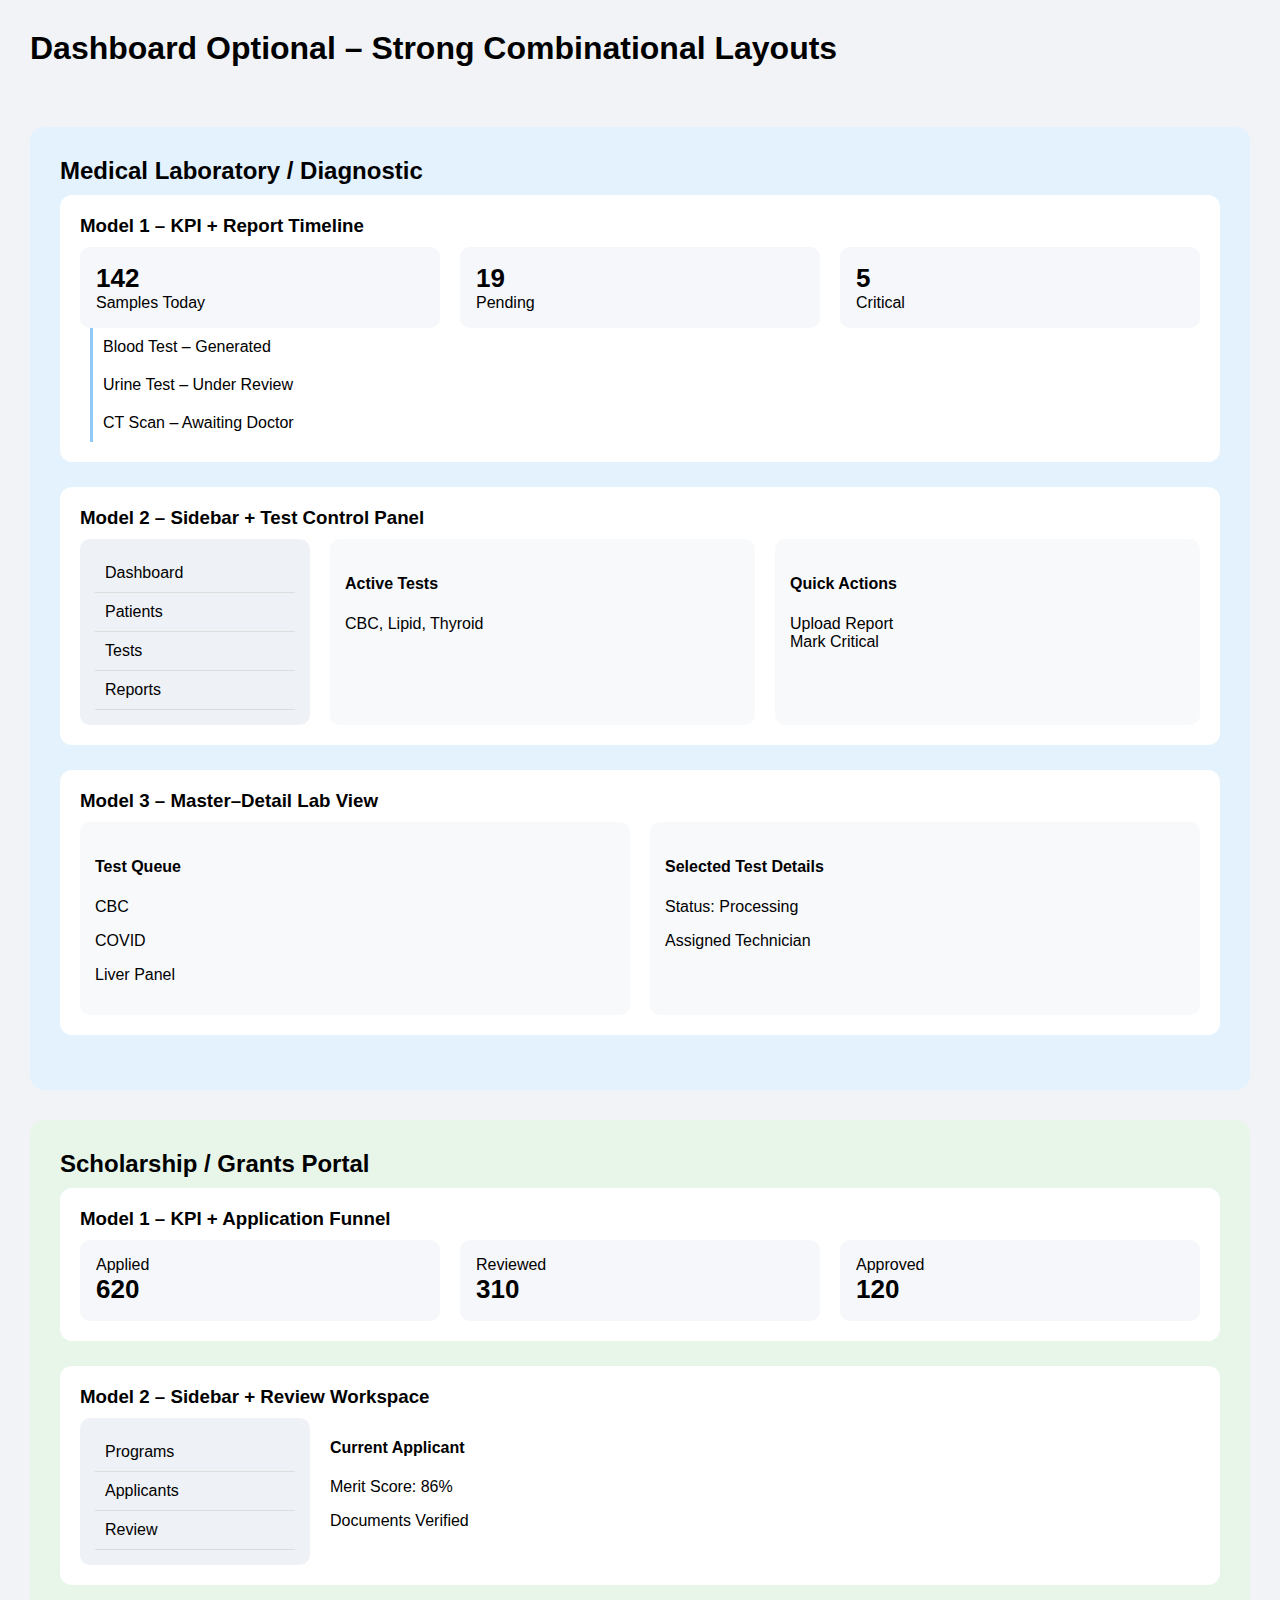
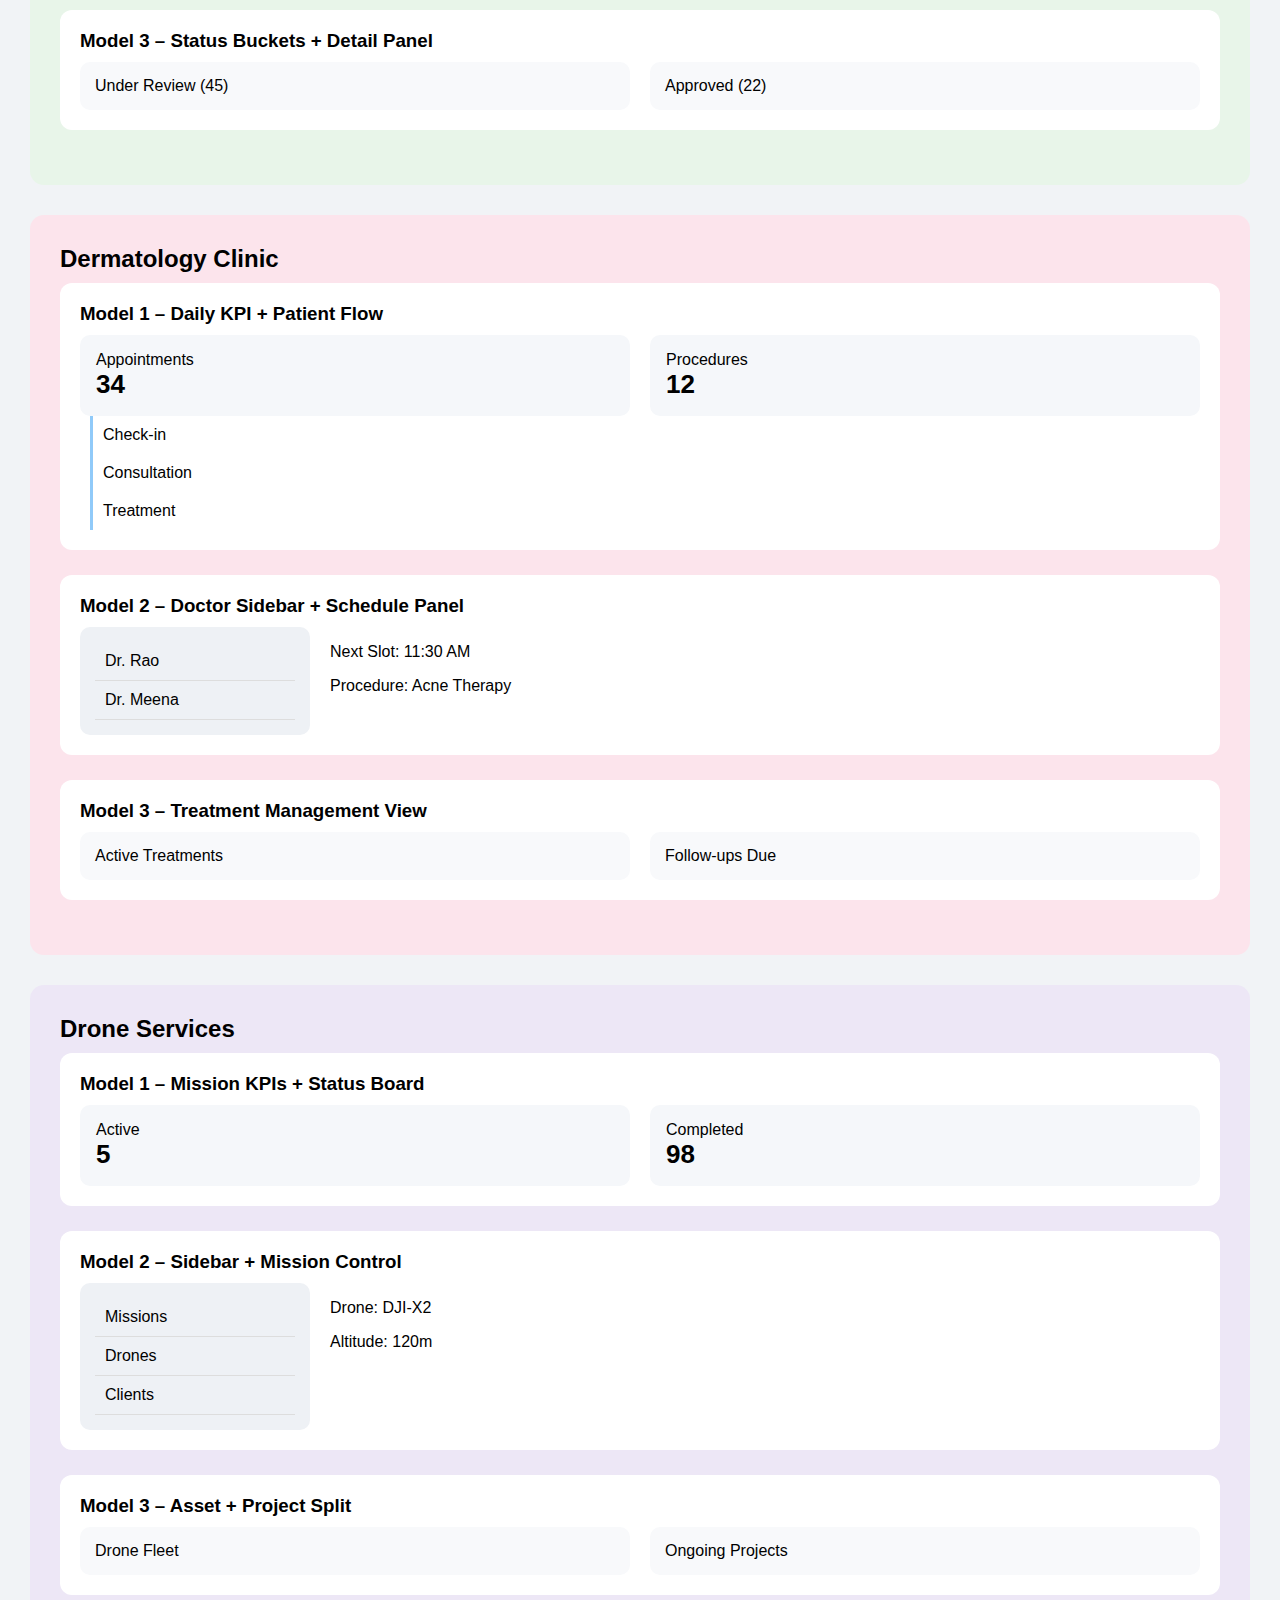
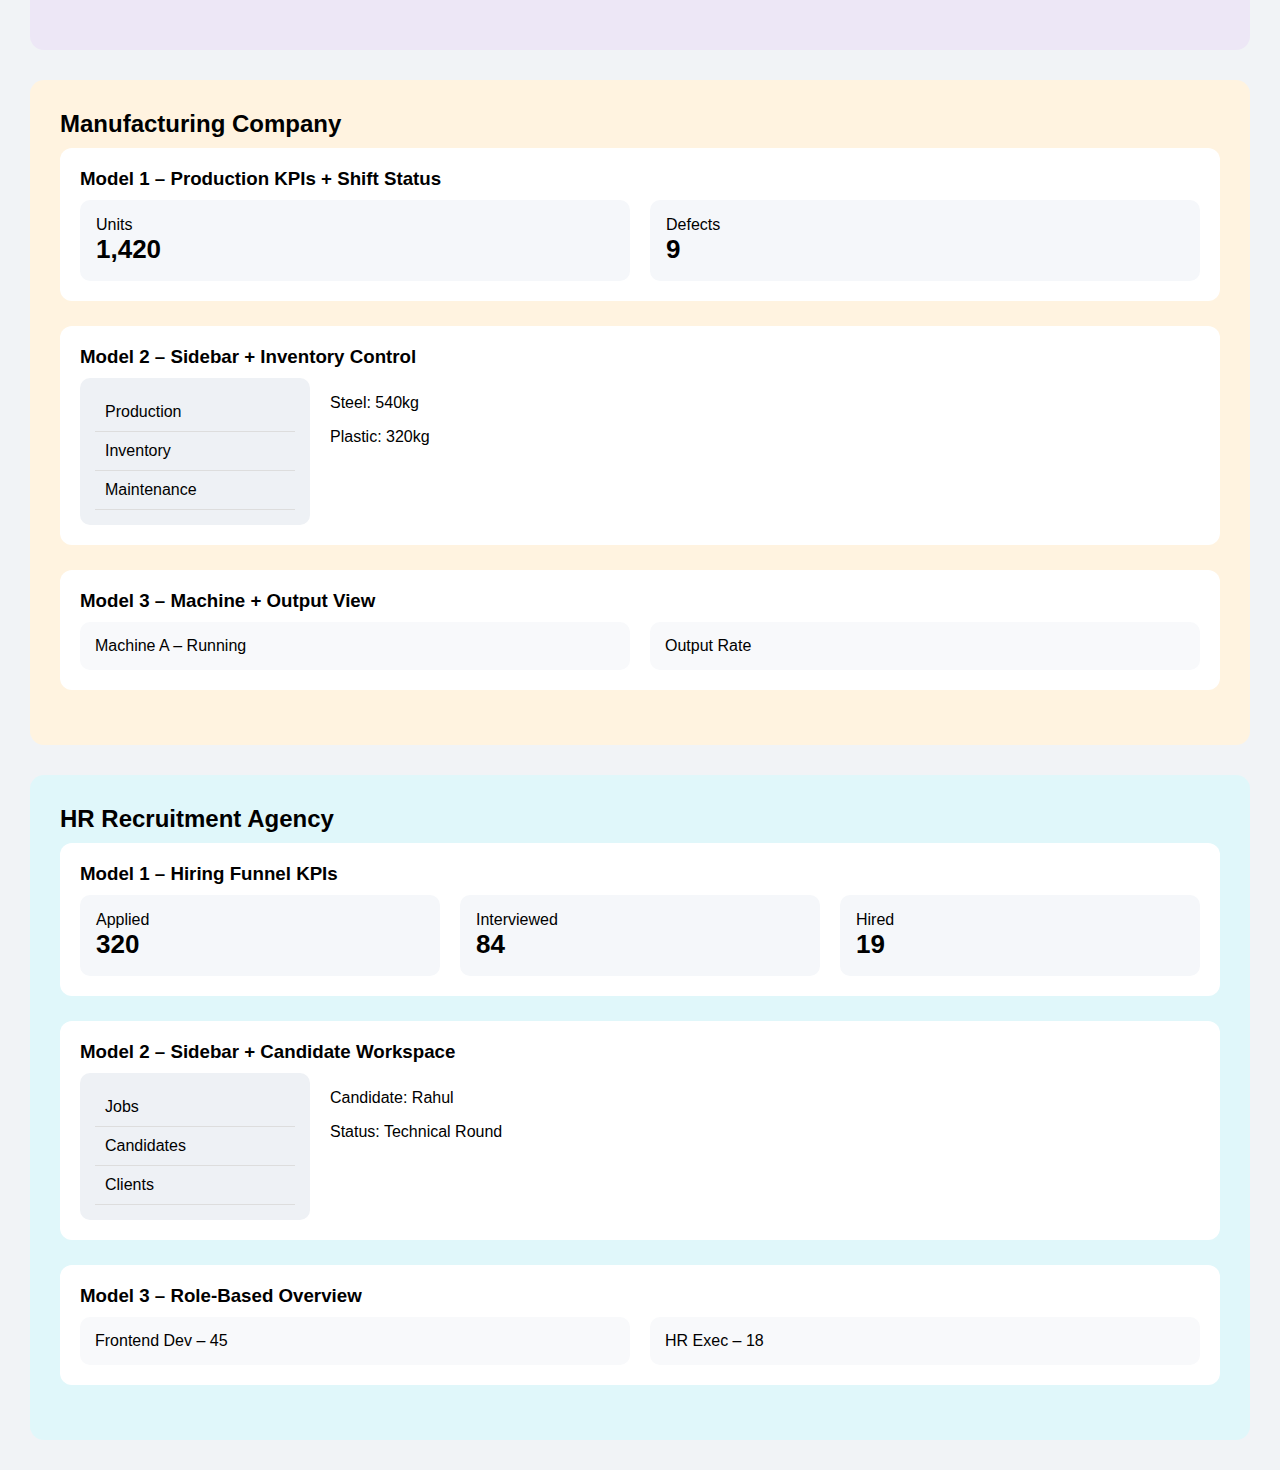
<file: dummy.html>
<!DOCTYPE html>
<html lang="en">
<head>
<meta charset="UTF-8">
<title>Dashboard Optional – Advanced Combinational Models</title>

<style>
body{
    margin:0;
    font-family:Segoe UI, Arial, sans-serif;
    background:#f1f3f6;
}
h1,h2,h3{
    margin:0 0 10px;
}
.section{
    margin:30px;
    padding:30px;
    border-radius:14px;
}
.model{
    background:#fff;
    padding:20px;
    border-radius:12px;
    margin-bottom:25px;
}
.flex{display:flex; gap:20px; flex-wrap:wrap;}
.card{
    background:#f5f7fa;
    padding:16px;
    border-radius:10px;
    min-width:180px;
    flex:1;
}
.kpi{
    font-size:26px;
    font-weight:700;
}
.sidebar-layout{
    display:flex;
    gap:20px;
}
.sidebar{
    width:200px;
    background:#eef1f5;
    padding:15px;
    border-radius:10px;
}
.sidebar div{
    padding:10px;
    border-bottom:1px solid #ddd;
}
.main{
    flex:1;
}
.split{
    display:flex;
    gap:20px;
}
.panel{
    flex:1;
    background:#f8f9fb;
    padding:15px;
    border-radius:10px;
}
.timeline div{
    padding:10px 0;
    border-left:3px solid #90caf9;
    margin-left:10px;
    padding-left:10px;
}
.badge{
    font-size:12px;
    padding:4px 8px;
    border-radius:6px;
    background:#ddd;
}
table{
    width:100%;
    border-collapse:collapse;
}
td,th{
    padding:10px;
    border-bottom:1px solid #ddd;
    text-align:left;
}
</style>
</head>

<body>

<h1 style="padding:30px;">Dashboard Optional – Strong Combinational Layouts</h1>

<!-- ================================================= -->
<!-- MEDICAL LAB -->
<!-- ================================================= -->
<section class="section" style="background:#e3f2fd;">
<h2>Medical Laboratory / Diagnostic</h2>

<div class="model">
<h3>Model 1 – KPI + Report Timeline</h3>
<div class="flex">
<div class="card"><div class="kpi">142</div>Samples Today</div>
<div class="card"><div class="kpi">19</div>Pending</div>
<div class="card"><div class="kpi">5</div>Critical</div>
</div>
<div class="timeline">
<div>Blood Test – Generated</div>
<div>Urine Test – Under Review</div>
<div>CT Scan – Awaiting Doctor</div>
</div>
</div>

<div class="model">
<h3>Model 2 – Sidebar + Test Control Panel</h3>
<div class="sidebar-layout">
<div class="sidebar">
<div>Dashboard</div>
<div>Patients</div>
<div>Tests</div>
<div>Reports</div>
</div>
<div class="main split">
<div class="panel">
<h4>Active Tests</h4>
<p>CBC, Lipid, Thyroid</p>
</div>
<div class="panel">
<h4>Quick Actions</h4>
<p>Upload Report<br>Mark Critical</p>
</div>
</div>
</div>
</div>

<div class="model">
<h3>Model 3 – Master–Detail Lab View</h3>
<div class="split">
<div class="panel">
<h4>Test Queue</h4>
<p>CBC</p><p>COVID</p><p>Liver Panel</p>
</div>
<div class="panel">
<h4>Selected Test Details</h4>
<p>Status: Processing</p>
<p>Assigned Technician</p>
</div>
</div>
</div>
</section>

<!-- ================================================= -->
<!-- SCHOLARSHIP -->
<!-- ================================================= -->
<section class="section" style="background:#e8f5e9;">
<h2>Scholarship / Grants Portal</h2>

<div class="model">
<h3>Model 1 – KPI + Application Funnel</h3>
<div class="flex">
<div class="card">Applied<br><div class="kpi">620</div></div>
<div class="card">Reviewed<br><div class="kpi">310</div></div>
<div class="card">Approved<br><div class="kpi">120</div></div>
</div>
</div>

<div class="model">
<h3>Model 2 – Sidebar + Review Workspace</h3>
<div class="sidebar-layout">
<div class="sidebar">
<div>Programs</div>
<div>Applicants</div>
<div>Review</div>
</div>
<div class="main">
<h4>Current Applicant</h4>
<p>Merit Score: 86%</p>
<p>Documents Verified</p>
</div>
</div>
</div>

<div class="model">
<h3>Model 3 – Status Buckets + Detail Panel</h3>
<div class="split">
<div class="panel">Under Review (45)</div>
<div class="panel">Approved (22)</div>
</div>
</div>
</section>

<!-- ================================================= -->
<!-- DERMATOLOGY -->
<!-- ================================================= -->
<section class="section" style="background:#fce4ec;">
<h2>Dermatology Clinic</h2>

<div class="model">
<h3>Model 1 – Daily KPI + Patient Flow</h3>
<div class="flex">
<div class="card">Appointments<br><div class="kpi">34</div></div>
<div class="card">Procedures<br><div class="kpi">12</div></div>
</div>
<div class="timeline">
<div>Check-in</div>
<div>Consultation</div>
<div>Treatment</div>
</div>
</div>

<div class="model">
<h3>Model 2 – Doctor Sidebar + Schedule Panel</h3>
<div class="sidebar-layout">
<div class="sidebar">
<div>Dr. Rao</div>
<div>Dr. Meena</div>
</div>
<div class="main">
<p>Next Slot: 11:30 AM</p>
<p>Procedure: Acne Therapy</p>
</div>
</div>
</div>

<div class="model">
<h3>Model 3 – Treatment Management View</h3>
<div class="split">
<div class="panel">Active Treatments</div>
<div class="panel">Follow-ups Due</div>
</div>
</div>
</section>

<!-- ================================================= -->
<!-- DRONE SERVICES -->
<!-- ================================================= -->
<section class="section" style="background:#ede7f6;">
<h2>Drone Services</h2>

<div class="model">
<h3>Model 1 – Mission KPIs + Status Board</h3>
<div class="flex">
<div class="card">Active<br><div class="kpi">5</div></div>
<div class="card">Completed<br><div class="kpi">98</div></div>
</div>
</div>

<div class="model">
<h3>Model 2 – Sidebar + Mission Control</h3>
<div class="sidebar-layout">
<div class="sidebar">
<div>Missions</div>
<div>Drones</div>
<div>Clients</div>
</div>
<div class="main">
<p>Drone: DJI-X2</p>
<p>Altitude: 120m</p>
</div>
</div>
</div>

<div class="model">
<h3>Model 3 – Asset + Project Split</h3>
<div class="split">
<div class="panel">Drone Fleet</div>
<div class="panel">Ongoing Projects</div>
</div>
</div>
</section>

<!-- ================================================= -->
<!-- MANUFACTURING -->
<!-- ================================================= -->
<section class="section" style="background:#fff3e0;">
<h2>Manufacturing Company</h2>

<div class="model">
<h3>Model 1 – Production KPIs + Shift Status</h3>
<div class="flex">
<div class="card">Units<br><div class="kpi">1,420</div></div>
<div class="card">Defects<br><div class="kpi">9</div></div>
</div>
</div>

<div class="model">
<h3>Model 2 – Sidebar + Inventory Control</h3>
<div class="sidebar-layout">
<div class="sidebar">
<div>Production</div>
<div>Inventory</div>
<div>Maintenance</div>
</div>
<div class="main">
<p>Steel: 540kg</p>
<p>Plastic: 320kg</p>
</div>
</div>
</div>

<div class="model">
<h3>Model 3 – Machine + Output View</h3>
<div class="split">
<div class="panel">Machine A – Running</div>
<div class="panel">Output Rate</div>
</div>
</div>
</section>

<!-- ================================================= -->
<!-- HR -->
<!-- ================================================= -->
<section class="section" style="background:#e0f7fa;">
<h2>HR Recruitment Agency</h2>

<div class="model">
<h3>Model 1 – Hiring Funnel KPIs</h3>
<div class="flex">
<div class="card">Applied<br><div class="kpi">320</div></div>
<div class="card">Interviewed<br><div class="kpi">84</div></div>
<div class="card">Hired<br><div class="kpi">19</div></div>
</div>
</div>

<div class="model">
<h3>Model 2 – Sidebar + Candidate Workspace</h3>
<div class="sidebar-layout">
<div class="sidebar">
<div>Jobs</div>
<div>Candidates</div>
<div>Clients</div>
</div>
<div class="main">
<p>Candidate: Rahul</p>
<p>Status: Technical Round</p>
</div>
</div>
</div>

<div class="model">
<h3>Model 3 – Role-Based Overview</h3>
<div class="split">
<div class="panel">Frontend Dev – 45</div>
<div class="panel">HR Exec – 18</div>
</div>
</div>
</section>

</body>
</html>
</file>
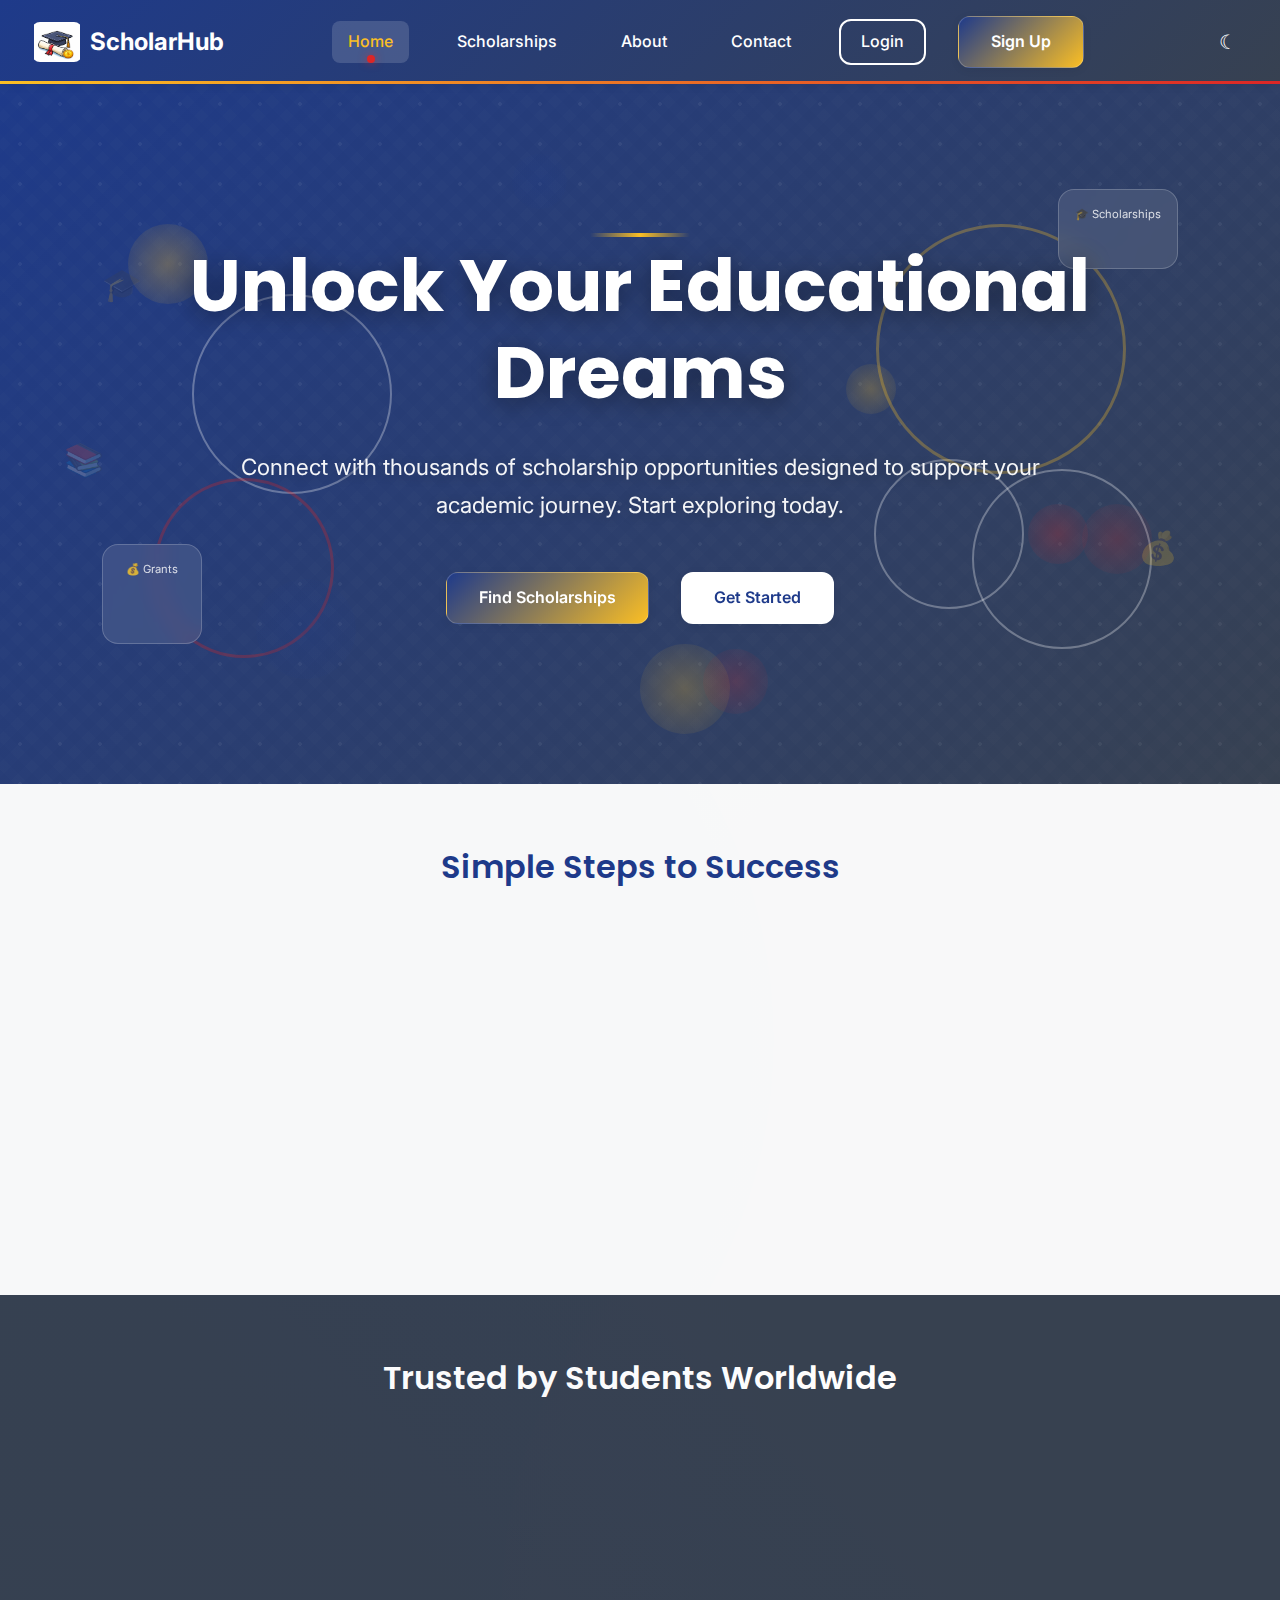
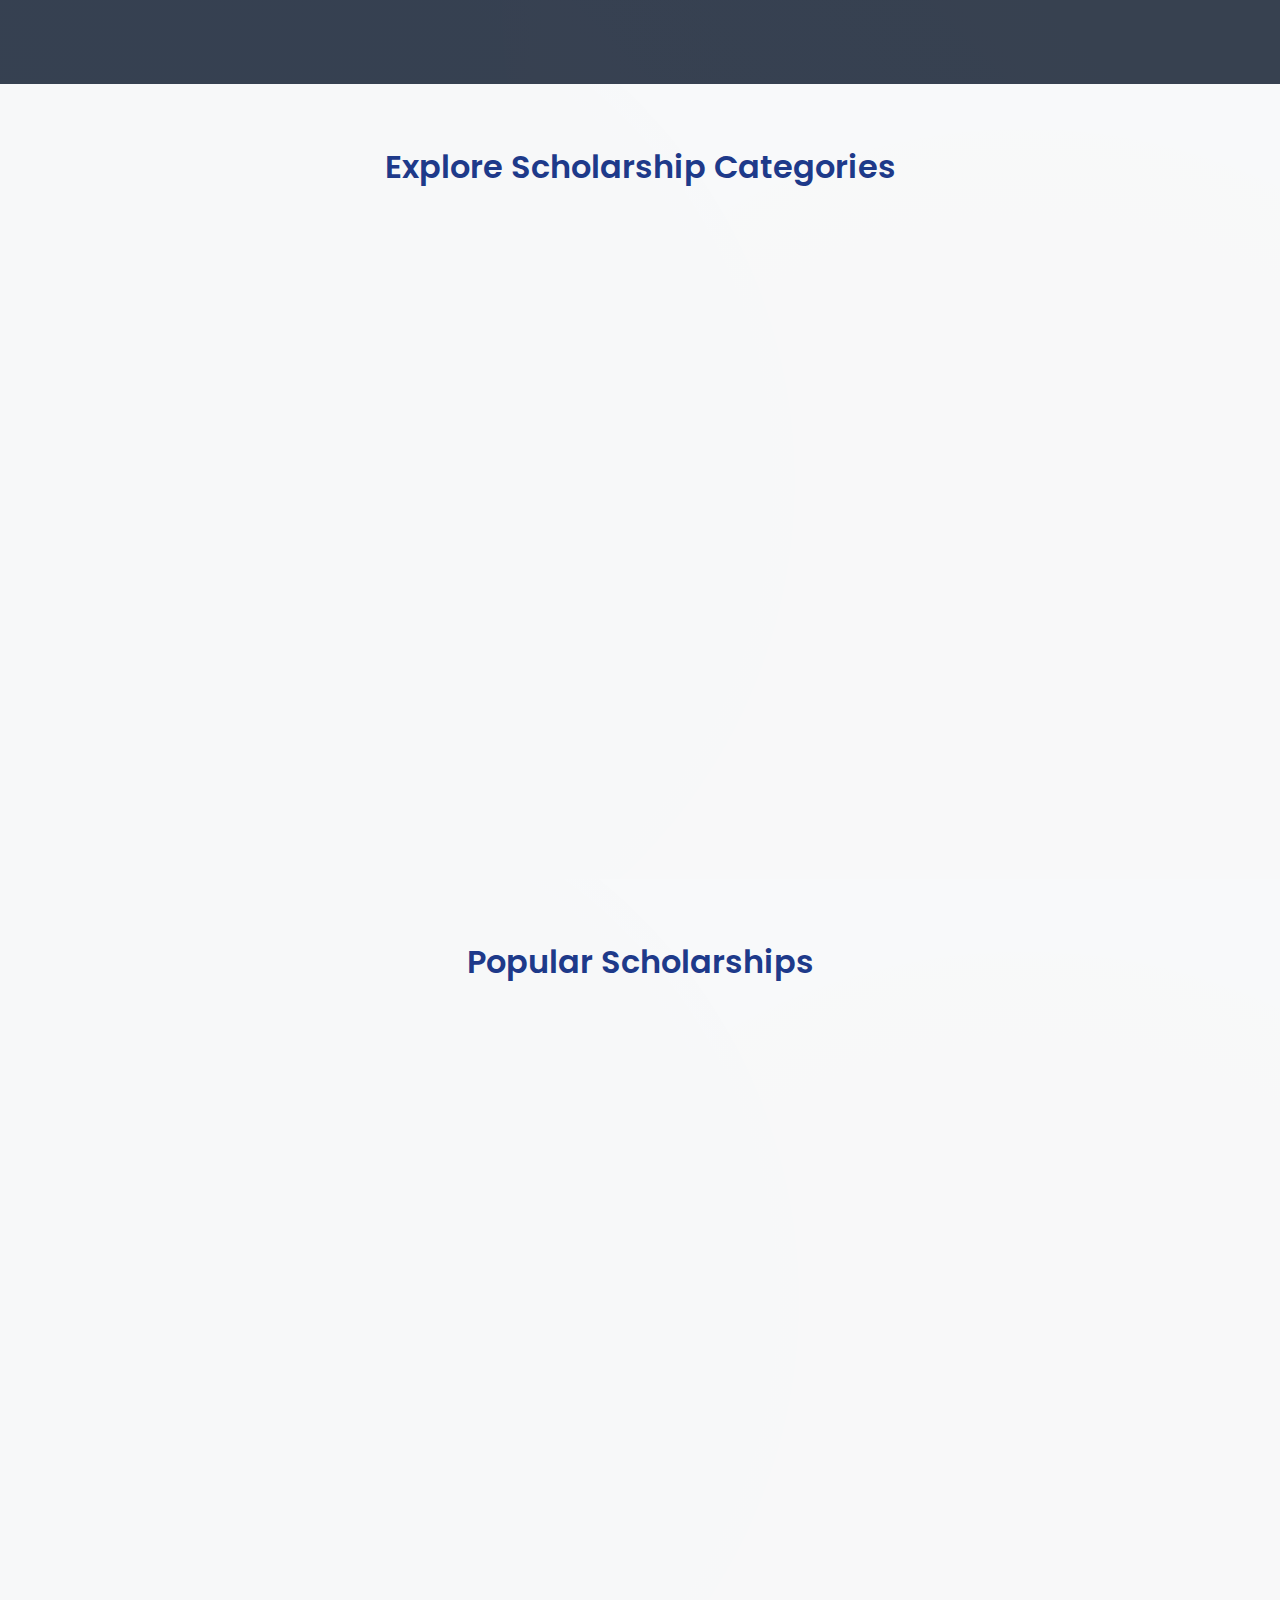
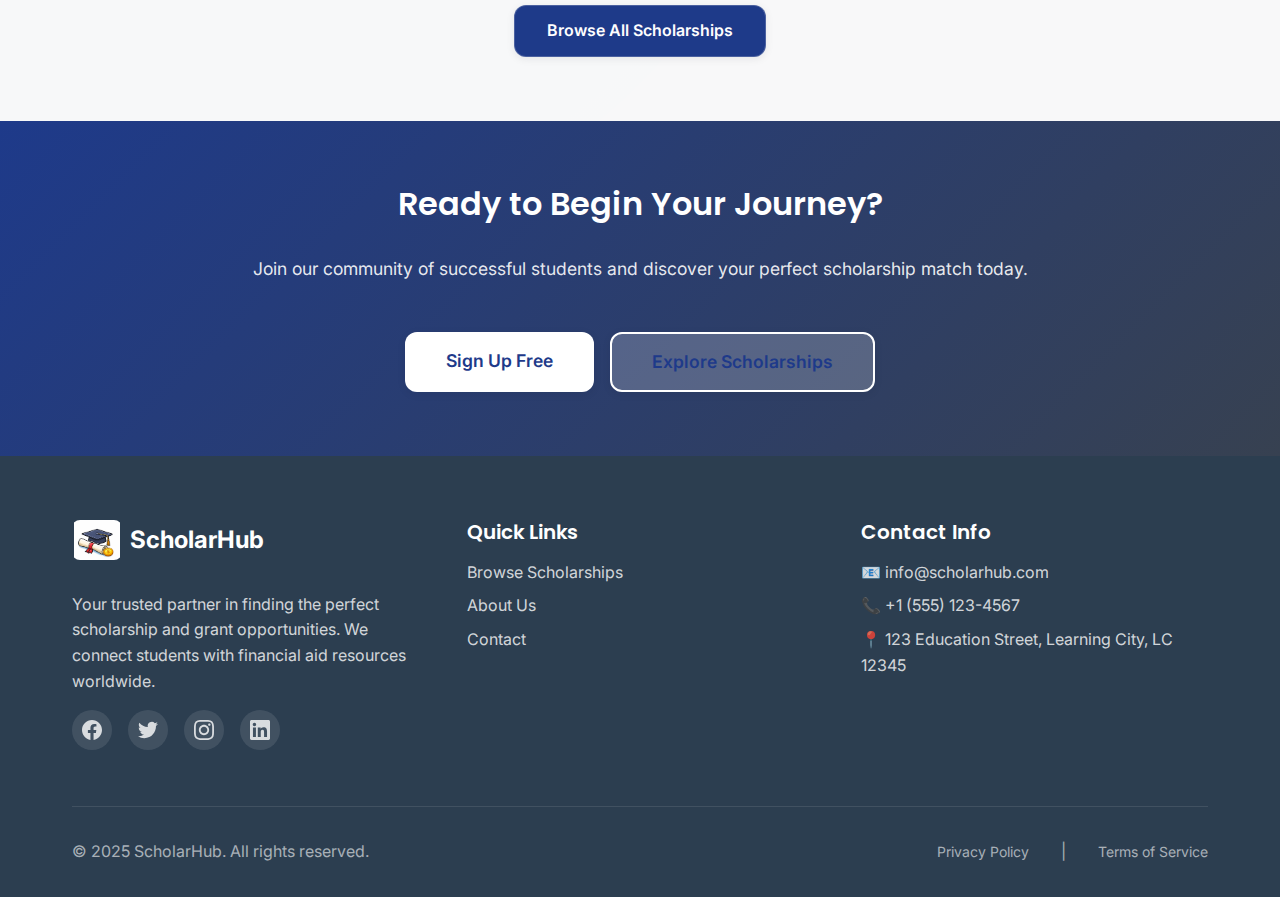
<file: home-two.html>
<!DOCTYPE html>
<html lang="en">

<head>
    <meta charset="UTF-8">
    <meta name="viewport" content="width=device-width, initial-scale=1.0">
    <meta name="description"
        content="ScholarHub - Alternative Home Page - Your gateway to finding the perfect scholarship and grant opportunities">
    <title>Home Two - ScholarHub</title>
    <link rel="icon" href="logo10.png" type="image/png">
    <link rel="preconnect" href="https://fonts.googleapis.com">
    <link rel="preconnect" href="https://fonts.gstatic.com" crossorigin>
    <link
        href="https://fonts.googleapis.com/css2?family=Inter:wght@300;400;500;600;700&family=Poppins:wght@300;400;600;700&display=swap"
        rel="stylesheet">
    <link rel="stylesheet" href="css/styles.css">
    <link rel="stylesheet" href="css/components.css">
    <link rel="stylesheet" href="css/responsive.css">
    <style>
        /* Enhanced Hero Section - Floating Particles Design */
        .hero-particles {
            position: relative;
            min-height: 700px;
            display: flex;
            align-items: center;
            justify-content: center;
            background: var(--gradient-hero);
            overflow: hidden;
            padding: var(--spacing-xl) var(--spacing-md);
            z-index: 1;
        }

        .particles-container {
            position: absolute;
            width: 100%;
            height: 100%;
            top: 0;
            left: 0;
            z-index: 0;
        }

        .particle {
            position: absolute;
            border-radius: 50%;
            background: rgba(255, 255, 255, 0.1);
            animation: float-particle 15s infinite ease-in-out;
        }

        .particle:nth-child(1) {
            width: 80px;
            height: 80px;
            top: 20%;
            left: 10%;
            animation-delay: 0s;
            background: radial-gradient(circle, rgba(251, 191, 36, 0.3), transparent);
        }

        .particle:nth-child(2) {
            width: 60px;
            height: 60px;
            top: 60%;
            right: 15%;
            animation-delay: 2s;
            background: radial-gradient(circle, rgba(220, 38, 38, 0.25), transparent);
        }

        .particle:nth-child(3) {
            width: 100px;
            height: 100px;
            bottom: 15%;
            left: 20%;
            animation-delay: 4s;
            background: radial-gradient(circle, rgba(30, 58, 138, 0.2), transparent);
        }

        .particle:nth-child(4) {
            width: 50px;
            height: 50px;
            top: 40%;
            right: 30%;
            animation-delay: 1s;
            background: radial-gradient(circle, rgba(251, 191, 36, 0.25), transparent);
        }

        .particle:nth-child(5) {
            width: 70px;
            height: 70px;
            bottom: 30%;
            right: 10%;
            animation-delay: 3s;
            background: radial-gradient(circle, rgba(220, 38, 38, 0.2), transparent);
        }

        .particle:nth-child(6) {
            width: 90px;
            height: 90px;
            top: 80%;
            left: 50%;
            animation-delay: 5s;
            background: radial-gradient(circle, rgba(251, 191, 36, 0.25), transparent);
        }

        .particle:nth-child(7) {
            width: 55px;
            height: 55px;
            top: 10%;
            left: 40%;
            animation-delay: 1.5s;
            background: radial-gradient(circle, rgba(30, 58, 138, 0.2), transparent);
        }

        .particle:nth-child(8) {
            width: 65px;
            height: 65px;
            bottom: 10%;
            right: 40%;
            animation-delay: 4.5s;
            background: radial-gradient(circle, rgba(220, 38, 38, 0.2), transparent);
        }

        /* Animated Lines Pattern */
        .lines-pattern {
            position: absolute;
            width: 100%;
            height: 100%;
            top: 0;
            left: 0;
            z-index: 0;
            opacity: 0.08;
            background-image:
                repeating-linear-gradient(45deg, transparent, transparent 10px, rgba(255, 255, 255, 0.1) 10px, rgba(255, 255, 255, 0.1) 20px),
                repeating-linear-gradient(-45deg, transparent, transparent 10px, rgba(255, 255, 255, 0.1) 10px, rgba(255, 255, 255, 0.1) 20px);
            animation: linesMove 15s linear infinite;
        }

        /* Ripple Effects */
        .ripple {
            position: absolute;
            border-radius: 50%;
            border: 2px solid rgba(255, 255, 255, 0.3);
            animation: rippleExpand 4s ease-out infinite;
        }

        .ripple-1 {
            width: 200px;
            height: 200px;
            top: 30%;
            left: 15%;
            animation-delay: 0s;
        }

        .ripple-2 {
            width: 150px;
            height: 150px;
            bottom: 25%;
            right: 20%;
            animation-delay: 2s;
        }

        .ripple-3 {
            width: 180px;
            height: 180px;
            top: 55%;
            right: 10%;
            animation-delay: 4s;
        }

        /* Animated Dots Pattern */
        .dots-pattern {
            position: absolute;
            width: 100%;
            height: 100%;
            top: 0;
            left: 0;
            z-index: 0;
            opacity: 0.1;
            background-image: radial-gradient(circle, rgba(255, 255, 255, 0.5) 2px, transparent 2px);
            background-size: 40px 40px;
            animation: dotsMove 20s linear infinite;
        }

        /* Glowing Rings */
        .glow-ring {
            position: absolute;
            border-radius: 50%;
            border: 3px solid rgba(251, 191, 36, 0.3);
            animation: ringPulse 3s ease-in-out infinite;
        }

        .glow-ring-1 {
            width: 250px;
            height: 250px;
            top: 20%;
            right: 12%;
            animation-delay: 0s;
        }

        .glow-ring-2 {
            width: 180px;
            height: 180px;
            bottom: 18%;
            left: 12%;
            animation-delay: 1.5s;
            border-color: rgba(220, 38, 38, 0.3);
        }

        /* Floating Icons */
        .floating-icon {
            position: absolute;
            font-size: 2rem;
            opacity: 0.2;
            animation: iconFloat 6s ease-in-out infinite;
        }

        .floating-icon-1 {
            top: 25%;
            left: 8%;
            animation-delay: 0s;
        }

        .floating-icon-2 {
            bottom: 30%;
            right: 8%;
            animation-delay: 2s;
        }

        .floating-icon-3 {
            top: 50%;
            left: 5%;
            animation-delay: 4s;
        }

        @keyframes linesMove {
            0% {
                transform: translate(0, 0);
            }

            100% {
                transform: translate(20px, 20px);
            }
        }

        @keyframes rippleExpand {
            0% {
                transform: scale(0.8);
                opacity: 0.8;
            }

            100% {
                transform: scale(2);
                opacity: 0;
            }
        }

        @keyframes dotsMove {
            0% {
                transform: translate(0, 0);
            }

            100% {
                transform: translate(40px, 40px);
            }
        }

        @keyframes ringPulse {

            0%,
            100% {
                transform: scale(1);
                opacity: 0.3;
            }

            50% {
                transform: scale(1.1);
                opacity: 0.5;
            }
        }

        @keyframes iconFloat {

            0%,
            100% {
                transform: translateY(0px) rotate(0deg);
            }

            50% {
                transform: translateY(-25px) rotate(10deg);
            }
        }

        .hero-content-particles {
            position: relative;
            z-index: 2;
            text-align: center;
            color: white;
            max-width: 900px;
            animation: slideInFade 1s ease;
        }

        .hero-title-particles {
            font-size: clamp(2.5rem, 6vw, 4.5rem);
            font-weight: 700;
            margin-bottom: var(--spacing-md);
            text-shadow: 0 4px 25px rgba(0, 0, 0, 0.4);
            line-height: 1.2;
            position: relative;
        }

        .hero-title-particles::before {
            content: '';
            position: absolute;
            top: -10px;
            left: 50%;
            transform: translateX(-50%);
            width: 100px;
            height: 4px;
            background: linear-gradient(90deg, transparent, var(--accent-yellow), transparent);
            animation: expand 1.5s ease-in-out infinite;
        }

        .hero-subtitle-particles {
            font-size: clamp(1rem, 2.5vw, 1.4rem);
            margin-bottom: var(--spacing-lg);
            opacity: 0.95;
            line-height: 1.7;
            text-shadow: 0 2px 15px rgba(0, 0, 0, 0.3);
        }

        .hero-buttons-particles {
            display: flex;
            gap: var(--spacing-md);
            justify-content: center;
            flex-wrap: wrap;
        }

        .floating-card {
            position: absolute;
            background: rgba(255, 255, 255, 0.1);
            backdrop-filter: blur(10px);
            border-radius: var(--radius-lg);
            padding: var(--spacing-sm);
            border: 1px solid rgba(255, 255, 255, 0.2);
            animation: float-card 8s ease-in-out infinite;
        }

        .floating-card-1 {
            top: 15%;
            right: 8%;
            width: 120px;
            height: 80px;
            animation-delay: 0s;
        }

        .floating-card-2 {
            bottom: 20%;
            left: 8%;
            width: 100px;
            height: 100px;
            animation-delay: 2s;
        }

        @keyframes float-particle {

            0%,
            100% {
                transform: translateY(0px) translateX(0px);
                opacity: 0.3;
            }

            25% {
                transform: translateY(-30px) translateX(20px);
                opacity: 0.5;
            }

            50% {
                transform: translateY(-60px) translateX(-15px);
                opacity: 0.4;
            }

            75% {
                transform: translateY(-30px) translateX(10px);
                opacity: 0.5;
            }
        }

        @keyframes float-card {

            0%,
            100% {
                transform: translateY(0px) rotate(0deg);
            }

            50% {
                transform: translateY(-20px) rotate(5deg);
            }
        }

        @keyframes expand {

            0%,
            100% {
                width: 100px;
                opacity: 0.5;
            }

            50% {
                width: 200px;
                opacity: 1;
            }
        }

        @keyframes slideInFade {
            from {
                opacity: 0;
                transform: translateY(40px);
            }

            to {
                opacity: 1;
                transform: translateY(0);
            }
        }

        /* Section Background Patterns */
        .section-pattern {
            position: relative;
            overflow: hidden;
        }

        .section-pattern::before {
            content: '';
            position: absolute;
            top: 0;
            left: 0;
            width: 100%;
            height: 100%;
            opacity: 0.03;
            background-image:
                radial-gradient(circle at 20% 50%, rgba(30, 58, 138, 0.1) 0%, transparent 50%),
                radial-gradient(circle at 80% 80%, rgba(251, 191, 36, 0.1) 0%, transparent 50%);
            pointer-events: none;
        }

        /* Animated Background for Stats Section */
        .stats-section {
            position: relative;
        }

        .stats-section::after {
            content: '';
            position: absolute;
            top: 0;
            left: 0;
            width: 100%;
            height: 100%;
            background:
                linear-gradient(45deg, transparent 30%, rgba(30, 58, 138, 0.02) 50%, transparent 70%);
            animation: shimmer 8s ease-in-out infinite;
            pointer-events: none;
        }

        @keyframes shimmer {

            0%,
            100% {
                transform: translateX(-100%);
            }

            50% {
                transform: translateX(100%);
            }
        }

        /* Card Hover Effects Enhancement */
        .scholarship-card,
        .category-card,
        .step-card {
            transition: all 0.4s cubic-bezier(0.34, 1.56, 0.64, 1);
        }

        .scholarship-card:hover,
        .category-card:hover,
        .step-card:hover {
            transform: translateY(-8px) scale(1.02);
            box-shadow: 0 12px 40px rgba(0, 0, 0, 0.15);
        }

        @media (max-width: 820px) {
            .hero-particles {
                min-height: 600px;
            }

            .floating-card {
                display: none;
            }

            .particle {
                opacity: 0.2;
            }

            .ripple,
            .glow-ring,
            .floating-icon {
                opacity: 0.1;
            }

            .lines-pattern,
            .dots-pattern {
                opacity: 0.05;
            }
        }
    </style>
</head>

<body>
    <!-- Header -->
    <header class="header">
        <nav class="navbar">
            <a href="index.html" class="logo">
                <img src="logo10.png" alt="ScholarHub Logo" class="logo-img">
                <span>ScholarHub</span>
            </a>
            <ul class="nav-menu">
                <li class="nav-item-dropdown active">
                    <a href="home-two.html" class="nav-link has-dropdown active">Home</a>
                    <ul class="nav-dropdown">
                        <li><a href="index.html" class="nav-dropdown-link">Overview</a></li>
                        <li><a href="home-two.html" class="nav-dropdown-link active">Featured</a></li>
                    </ul>
                </li>
                <li><a href="scholarships.html" class="nav-link">Scholarships</a></li>
                <li><a href="about.html" class="nav-link">About</a></li>
                <li><a href="contact.html" class="nav-link">Contact</a></li>
                <li><a href="login.html" class="nav-link">Login</a></li>
                <li><a href="register.html" class="btn btn-primary">Sign Up</a></li>
            </ul>
            <div class="navbar-actions">
                <button class="theme-toggle" id="themeToggle" aria-label="Toggle theme">☾</button>
                <button class="mobile-menu-toggle">☰</button>
            </div>
        </nav>
    </header>

    <!-- Hero Section - Enhanced Particles Design -->
    <section class="hero-particles">
        <div class="lines-pattern"></div>
        <div class="dots-pattern"></div>
        <div class="ripple ripple-1"></div>
        <div class="ripple ripple-2"></div>
        <div class="ripple ripple-3"></div>
        <div class="glow-ring glow-ring-1"></div>
        <div class="glow-ring glow-ring-2"></div>
        <div class="floating-icon floating-icon-1">🎓</div>
        <div class="floating-icon floating-icon-2">💰</div>
        <div class="floating-icon floating-icon-3">📚</div>
        <div class="particles-container">
            <div class="particle"></div>
            <div class="particle"></div>
            <div class="particle"></div>
            <div class="particle"></div>
            <div class="particle"></div>
            <div class="particle"></div>
            <div class="particle"></div>
            <div class="particle"></div>
        </div>
        <div class="floating-card floating-card-1">
            <div style="font-size: 0.7rem; color: rgba(255,255,255,0.8); text-align: center;">🎓 Scholarships</div>
        </div>
        <div class="floating-card floating-card-2">
            <div style="font-size: 0.7rem; color: rgba(255,255,255,0.8); text-align: center;">💰 Grants</div>
        </div>
        <div class="hero-content-particles">
            <h1 class="hero-title-particles">Unlock Your Educational Dreams</h1>
            <p class="hero-subtitle-particles">Connect with thousands of scholarship opportunities designed to support
                your academic journey. Start exploring today.</p>
            <div class="hero-buttons-particles">
                <a href="scholarships.html" class="btn btn-primary">Find Scholarships</a>
                <a href="register.html" class="btn" style="background: white; color: var(--primary);">Get Started</a>
            </div>
        </div>
    </section>

    <!-- How It Works - Featured First -->
    <section class="how-it-works section section-pattern" style="background: var(--bg-primary);">
        <div class="container">
            <h2 class="section-title">Simple Steps to Success</h2>
            <div class="grid grid-3">
                <div class="step-card scroll-animate">
                    <div class="step-number">1</div>
                    <h3 class="step-title">Sign Up Free</h3>
                    <p class="step-description">Create your free account in less than a minute and start your
                        scholarship search immediately.</p>
                </div>
                <div class="step-card scroll-animate">
                    <div class="step-number">2</div>
                    <h3 class="step-title">Find Matches</h3>
                    <p class="step-description">Our intelligent matching system finds scholarships that fit your profile
                        and qualifications.</p>
                </div>
                <div class="step-card scroll-animate">
                    <div class="step-number">3</div>
                    <h3 class="step-title">Apply & Win</h3>
                    <p class="step-description">Apply to multiple scholarships with our streamlined application process
                        and track your progress.</p>
                </div>
            </div>
        </div>
    </section>

    <!-- Statistics Section -->
    <section class="stats-section section section-pattern">
        <div class="container">
            <h2 class="section-title">Trusted by Students Worldwide</h2>
            <div class="stats-grid">
                <div class="stat-card scroll-animate">
                    <div class="stat-number" data-target="5000">0</div>
                    <div class="stat-label">Active Scholarships</div>
                </div>
                <div class="stat-card scroll-animate">
                    <div class="stat-number" data-target="25000">0</div>
                    <div class="stat-label">Students Helped</div>
                </div>
                <div class="stat-card scroll-animate">
                    <div class="stat-number" data-target="50">0</div>
                    <div class="stat-label">Countries</div>
                </div>
                <div class="stat-card scroll-animate">
                    <div class="stat-number" data-target="100">0</div>
                    <div class="stat-label">Million+ Awarded</div>
                </div>
            </div>
        </div>
    </section>

    <!-- Categories Section -->
    <section class="categories-section section section-pattern" style="background: var(--bg-primary);">
        <div class="container">
            <h2 class="section-title">Explore Scholarship Categories</h2>
            <div class="grid grid-4">
                <div class="category-card scroll-animate">
                    <div class="category-icon">🎓</div>
                    <h3 class="category-title">Merit-Based</h3>
                    <p class="category-count">1,200+ Scholarships</p>
                </div>
                <div class="category-card scroll-animate">
                    <div class="category-icon">🔬</div>
                    <h3 class="category-title">STEM</h3>
                    <p class="category-count">800+ Scholarships</p>
                </div>
                <div class="category-card scroll-animate">
                    <div class="category-icon">🌍</div>
                    <h3 class="category-title">International</h3>
                    <p class="category-count">600+ Scholarships</p>
                </div>
                <div class="category-card scroll-animate">
                    <div class="category-icon">💼</div>
                    <h3 class="category-title">Need-Based</h3>
                    <p class="category-count">900+ Scholarships</p>
                </div>
                <div class="category-card scroll-animate">
                    <div class="category-icon">🎨</div>
                    <h3 class="category-title">Arts & Humanities</h3>
                    <p class="category-count">500+ Scholarships</p>
                </div>
                <div class="category-card scroll-animate">
                    <div class="category-icon">🏆</div>
                    <h3 class="category-title">Athletics</h3>
                    <p class="category-count">400+ Scholarships</p>
                </div>
                <div class="category-card scroll-animate">
                    <div class="category-icon">💡</div>
                    <h3 class="category-title">Innovation</h3>
                    <p class="category-count">350+ Scholarships</p>
                </div>
                <div class="category-card scroll-animate">
                    <div class="category-icon">🤝</div>
                    <h3 class="category-title">Community Service</h3>
                    <p class="category-count">600+ Scholarships</p>
                </div>
            </div>
        </div>
    </section>

    <!-- Featured Scholarships -->
    <section class="featured-section section section-pattern">
        <div class="container">
            <h2 class="section-title">Popular Scholarships</h2>
            <div class="grid grid-3">
                <div class="scholarship-card scroll-animate">
                    <img src="assets/img/merit-based-excellence.png" alt="Merit-Based Excellence Scholarship"
                        class="scholarship-card-img" loading="lazy">
                    <div class="scholarship-card-body">
                        <h3 class="scholarship-card-title">Merit-Based Excellence Scholarship</h3>
                        <p class="scholarship-card-text">Awarded to students with outstanding academic achievements and
                            leadership qualities.</p>
                        <div class="scholarship-card-footer">
                            <span class="scholarship-amount">$10,000</span>
                            <span class="scholarship-deadline">Dec 31, 2024</span>
                        </div>
                        <a href="scholarship-detail.html?id=1" class="btn btn-primary"
                            style="margin-top: 1rem; width: 100%;">View Details</a>
                    </div>
                </div>
                <div class="scholarship-card scroll-animate">
                    <img src="assets/img/stem-innovation-grant.png" alt="STEM Innovation Grant"
                        class="scholarship-card-img" loading="lazy">
                    <div class="scholarship-card-body">
                        <h3 class="scholarship-card-title">STEM Innovation Grant</h3>
                        <p class="scholarship-card-text">Supporting students pursuing degrees in Science, Technology,
                            Engineering, and Mathematics.</p>
                        <div class="scholarship-card-footer">
                            <span class="scholarship-amount">$15,000</span>
                            <span class="scholarship-deadline">Nov 30, 2024</span>
                        </div>
                        <a href="scholarship-detail.html?id=2" class="btn btn-primary"
                            style="margin-top: 1rem; width: 100%;">View Details</a>
                    </div>
                </div>
                <div class="scholarship-card scroll-animate">
                    <img src="assets/img/community-service-award.png" alt="Community Service Award"
                        class="scholarship-card-img" loading="lazy">
                    <div class="scholarship-card-body">
                        <h3 class="scholarship-card-title">Community Service Award</h3>
                        <p class="scholarship-card-text">Recognizing students who have made significant contributions to
                            their communities.</p>
                        <div class="scholarship-card-footer">
                            <span class="scholarship-amount">$8,000</span>
                            <span class="scholarship-deadline">Dec 15, 2024</span>
                        </div>
                        <a href="scholarship-detail.html?id=3" class="btn btn-primary"
                            style="margin-top: 1rem; width: 100%;">View Details</a>
                    </div>
                </div>
            </div>
            <div class="text-center" style="margin-top: var(--spacing-lg);">
                <a href="scholarships.html" class="btn btn-secondary">Browse All Scholarships</a>
            </div>
        </div>
    </section>

    <!-- CTA Section -->
    <section class="section" style="background: var(--gradient-hero); padding: var(--spacing-xl) 0; color: white;">
        <div class="container text-center">
            <h2 style="color: white; margin-bottom: var(--spacing-md);">Ready to Begin Your Journey?</h2>
            <p style="color: rgba(255,255,255,0.9); margin-bottom: var(--spacing-lg); font-size: 1.1rem;">Join our
                community of successful students and discover your perfect scholarship match today.</p>
            <div style="display: flex; gap: var(--spacing-sm); justify-content: center; flex-wrap: wrap;">
                <a href="register.html" class="btn"
                    style="background: white; color: var(--primary); font-size: 1.1rem; padding: 14px 40px;">Sign Up
                    Free</a>
                <a href="scholarships.html" class="btn btn-outline"
                    style="background: rgba(255,255,255,0.2); color: white; border-color: white; font-size: 1.1rem; padding: 14px 40px;">Explore
                    Scholarships</a>
            </div>
        </div>
    </section>

    <!-- Footer -->
    <footer class="footer">
        <div class="container">
            <div class="footer-content">
                <div class="footer-section">
                    <div class="footer-logo">
                        <img src="logo10.png" alt="ScholarHub Logo" class="footer-logo-img">
                        <span>ScholarHub</span>
                    </div>
                    <p>Your trusted partner in finding the perfect scholarship and grant opportunities. We connect
                        students with financial aid resources worldwide.</p>
                    <div class="social-icons">
                        <a href="#" class="social-icon facebook" aria-label="Facebook" target="_blank">
                            <svg viewBox="0 0 24 24" xmlns="http://www.w3.org/2000/svg">
                                <path
                                    d="M24 12.073c0-6.627-5.373-12-12-12s-12 5.373-12 12c0 5.99 4.388 10.954 10.125 11.854v-8.385H7.078v-3.47h3.047V9.43c0-3.007 1.792-4.669 4.533-4.669 1.312 0 2.686.235 2.686.235v2.953H15.83c-1.491 0-1.956.925-1.956 1.874v2.25h3.328l-.532 3.47h-2.796v8.385C19.612 23.027 24 18.062 24 12.073z" />
                            </svg>
                        </a>
                        <a href="#" class="social-icon twitter" aria-label="Twitter" target="_blank">
                            <svg viewBox="0 0 24 24" xmlns="http://www.w3.org/2000/svg">
                                <path
                                    d="M23.953 4.57a10 10 0 01-2.825.775 4.958 4.958 0 002.163-2.723c-.951.555-2.005.959-3.127 1.184a4.92 4.92 0 00-8.384 4.482C7.69 8.095 4.067 6.13 1.64 3.162a4.822 4.822 0 00-.666 2.475c0 1.71.87 3.213 2.188 4.096a4.904 4.904 0 01-2.228-.616v.06a4.923 4.923 0 003.946 4.827 4.996 4.996 0 01-2.212.085 4.936 4.936 0 004.604 3.417 9.867 9.867 0 01-6.102 2.105c-.39 0-.779-.023-1.17-.067a13.995 13.995 0 007.557 2.209c9.053 0 13.998-7.496 13.998-13.985 0-.21 0-.42-.015-.63A9.935 9.935 0 0024 4.59z" />
                            </svg>
                        </a>
                        <a href="#" class="social-icon instagram" aria-label="Instagram" target="_blank">
                            <svg viewBox="0 0 24 24" xmlns="http://www.w3.org/2000/svg">
                                <path
                                    d="M12 2.163c3.204 0 3.584.012 4.85.07 3.252.148 4.771 1.691 4.919 4.919.058 1.265.069 1.645.069 4.849 0 3.205-.012 3.584-.069 4.849-.149 3.225-1.664 4.771-4.919 4.919-1.266.058-1.644.07-4.85.07-3.204 0-3.584-.012-4.849-.07-3.26-.149-4.771-1.699-4.919-4.92-.058-1.265-.07-1.644-.07-4.849 0-3.204.013-3.583.07-4.849.149-3.227 1.664-4.771 4.919-4.919 1.266-.057 1.645-.069 4.849-.069zm0-2.163c-3.259 0-3.667.014-4.947.072-4.358.2-6.78 2.618-6.98 6.98-.059 1.281-.073 1.689-.073 4.948 0 3.259.014 3.668.072 4.948.2 4.358 2.618 6.78 6.98 6.98 1.281.058 1.689.072 4.948.072 3.259 0 3.668-.014 4.948-.072 4.354-.2 6.782-2.618 6.979-6.98.059-1.28.073-1.689.073-4.948 0-3.259-.014-3.667-.072-4.947-.196-4.354-2.617-6.78-6.979-6.98-1.281-.059-1.69-.073-4.949-.073zm0 5.838c-3.403 0-6.162 2.759-6.162 6.162s2.759 6.163 6.162 6.163 6.162-2.759 6.162-6.163c0-3.403-2.759-6.162-6.162-6.162zm0 10.162c-2.209 0-4-1.79-4-4 0-2.209 1.791-4 4-4s4 1.791 4 4c0 2.21-1.791 4-4 4zm6.406-11.845c-.796 0-1.441.645-1.441 1.44s.645 1.44 1.441 1.44c.795 0 1.439-.645 1.439-1.44s-.644-1.44-1.439-1.44z" />
                            </svg>
                        </a>
                        <a href="#" class="social-icon linkedin" aria-label="LinkedIn" target="_blank">
                            <svg viewBox="0 0 24 24" xmlns="http://www.w3.org/2000/svg">
                                <path
                                    d="M20.447 20.452h-3.554v-5.569c0-1.328-.027-3.037-1.852-3.037-1.853 0-2.136 1.445-2.136 2.939v5.667H9.351V9h3.414v1.561h.046c.477-.9 1.637-1.85 3.37-1.85 3.601 0 4.267 2.37 4.267 5.455v6.286zM5.337 7.433c-1.144 0-2.063-.926-2.063-2.065 0-1.138.92-2.063 2.063-2.063 1.14 0 2.064.925 2.064 2.063 0 1.139-.925 2.065-2.064 2.065zm1.782 13.019H3.555V9h3.564v11.452zM22.225 0H1.771C.792 0 0 .774 0 1.729v20.542C0 23.227.792 24 1.771 24h20.451C23.2 24 24 23.227 24 22.271V1.729C24 .774 23.2 0 22.222 0h.003z" />
                            </svg>
                        </a>
                    </div>
                </div>
                <div class="footer-section">
                    <h3>Quick Links</h3>
                    <ul class="footer-links">
                        <li><a href="scholarships.html">Browse Scholarships</a></li>
                        <li><a href="about.html">About Us</a></li>
                        <li><a href="contact.html">Contact</a></li>
                    </ul>
                </div>
                <div class="footer-section">
                    <h3>Contact Info</h3>
                    <p>📧 info@scholarhub.com</p>
                    <p>📞 +1 (555) 123-4567</p>
                    <p>📍 123 Education Street, Learning City, LC 12345</p>
                </div>
            </div>
            <div class="footer-bottom">
                <p>&copy; 2025 ScholarHub. All rights reserved.</p>
                <div class="footer-bottom-links">
                    <a href="privacy.html">Privacy Policy</a>
                    <span>|</span>
                    <a href="terms.html">Terms of Service</a>
                </div>
            </div>
        </div>
    </footer>

    <!-- Back to Top Button -->
    <button class="back-to-top" id="backToTop" aria-label="Back to top">↑</button>

    <script src="js/main.js"></script>
    <script src="js/animations.js"></script>
</body>

</html>
</file>
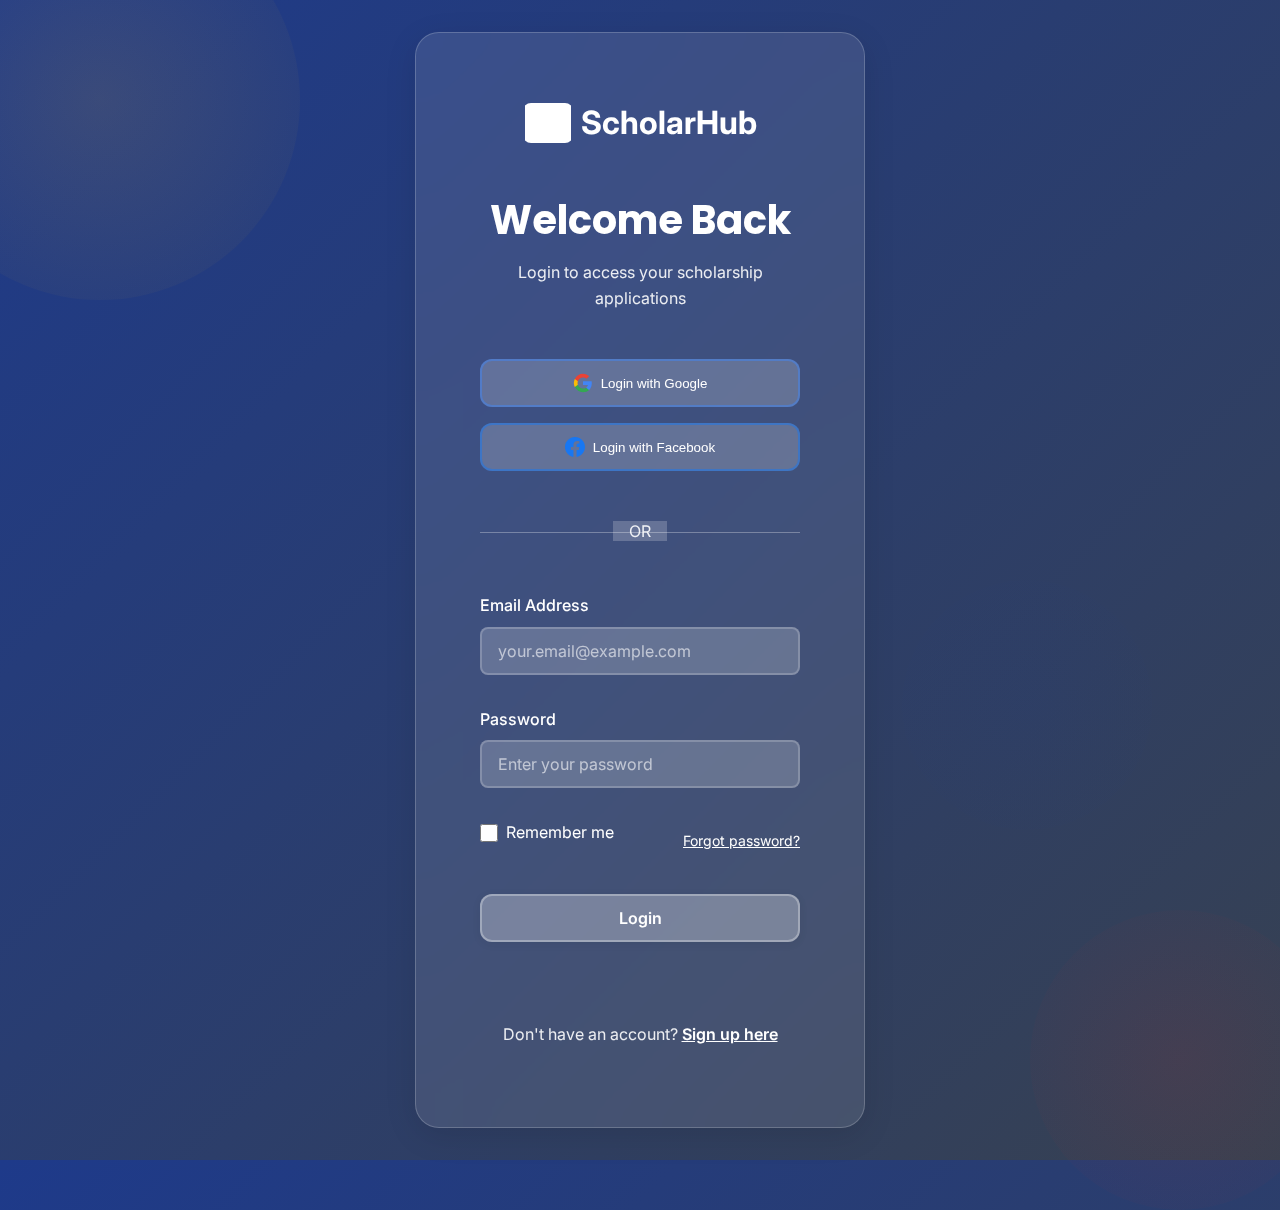
<file: login-glassmorphism.html>
<!DOCTYPE html>
<html lang="en">
<head>
    <meta charset="UTF-8">
    <meta name="viewport" content="width=device-width, initial-scale=1.0">
    <meta name="description" content="Login to your ScholarHub account - Glassmorphism Design">
    <title>Login - ScholarHub</title>
    <link rel="icon" href="logo10.png" type="image/png">
    <link rel="preconnect" href="https://fonts.googleapis.com">
    <link rel="preconnect" href="https://fonts.gstatic.com" crossorigin>
    <link href="https://fonts.googleapis.com/css2?family=Inter:wght@300;400;500;600;700&family=Poppins:wght@300;400;600;700&display=swap" rel="stylesheet">
    <link rel="stylesheet" href="css/styles.css">
    <link rel="stylesheet" href="css/components.css">
    <link rel="stylesheet" href="css/responsive.css">
    <style>
        body {
            background: var(--gradient-hero);
            min-height: 100vh;
            display: flex;
            align-items: center;
            justify-content: center;
            padding: var(--spacing-md);
            position: relative;
            overflow: hidden;
        }
        
        .animated-bg {
            position: absolute;
            width: 100%;
            height: 100%;
            top: 0;
            left: 0;
            z-index: 0;
        }
        
        .bg-shape {
            position: absolute;
            border-radius: 50%;
            opacity: 0.3;
            animation: float 15s ease-in-out infinite;
        }
        
        .bg-shape-1 {
            width: 400px;
            height: 400px;
            top: -100px;
            left: -100px;
            background: radial-gradient(circle, rgba(251, 191, 36, 0.4), transparent);
            animation-delay: 0s;
        }
        
        .bg-shape-2 {
            width: 300px;
            height: 300px;
            bottom: -50px;
            right: -50px;
            background: radial-gradient(circle, rgba(220, 38, 38, 0.3), transparent);
            animation-delay: 3s;
        }
        
        .bg-shape-3 {
            width: 250px;
            height: 250px;
            top: 50%;
            right: 10%;
            background: radial-gradient(circle, rgba(30, 58, 138, 0.3), transparent);
            animation-delay: 6s;
        }
        
        .glass-card {
            background: rgba(255, 255, 255, 0.1);
            backdrop-filter: blur(20px);
            -webkit-backdrop-filter: blur(20px);
            border-radius: var(--radius-xl);
            border: 1px solid rgba(255, 255, 255, 0.2);
            padding: var(--spacing-xl);
            max-width: 450px;
            width: 100%;
            box-shadow: 0 8px 32px rgba(0, 0, 0, 0.1);
            position: relative;
            z-index: 1;
            transition: all 0.3s ease;
        }
        
        .glass-card:hover {
            border-color: rgba(255, 255, 255, 0.3);
            box-shadow: 0 12px 40px rgba(0, 0, 0, 0.15);
        }
        
        .auth-logo {
            text-align: center;
            margin-bottom: var(--spacing-lg);
        }
        
        .auth-logo .logo {
            justify-content: center;
            font-size: 2rem;
            text-decoration: none;
            color: white;
        }
        
        .auth-logo .logo:hover {
            color: var(--accent-yellow);
        }
        
        .auth-title {
            text-align: center;
            margin-bottom: var(--spacing-sm);
            color: white;
            font-family: var(--font-heading);
        }
        
        .auth-subtitle {
            text-align: center;
            color: rgba(255, 255, 255, 0.9);
            margin-bottom: var(--spacing-lg);
        }
        
        .social-login {
            display: flex;
            flex-direction: column;
            gap: var(--spacing-sm);
            margin-bottom: var(--spacing-lg);
        }
        
        .social-btn {
            display: flex;
            align-items: center;
            justify-content: center;
            gap: var(--spacing-xs);
            padding: 12px;
            border: 2px solid rgba(255, 255, 255, 0.3);
            border-radius: var(--radius-md);
            background: rgba(255, 255, 255, 0.1);
            backdrop-filter: blur(10px);
            color: white;
            font-weight: 500;
            cursor: pointer;
            transition: var(--transition-base);
        }
        
        .social-btn:hover {
            border-color: rgba(255, 255, 255, 0.5);
            background: rgba(255, 255, 255, 0.2);
            transform: translateY(-2px);
        }
        
        .social-btn.google {
            border-color: rgba(66, 133, 244, 0.5);
            color: white;
        }
        
        .social-btn.google:hover {
            background: rgba(66, 133, 244, 0.3);
            border-color: #4285F4;
        }
        
        .social-btn.facebook {
            border-color: rgba(24, 119, 242, 0.5);
            color: white;
        }
        
        .social-btn.facebook:hover {
            background: rgba(24, 119, 242, 0.3);
            border-color: #1877F2;
        }
        
        .social-btn-icon {
            width: 20px;
            height: 20px;
            flex-shrink: 0;
        }
        
        .divider {
            text-align: center;
            margin: var(--spacing-lg) 0;
            position: relative;
        }
        
        .divider::before {
            content: '';
            position: absolute;
            top: 50%;
            left: 0;
            right: 0;
            height: 1px;
            background: rgba(255, 255, 255, 0.3);
        }
        
        .divider span {
            background: rgba(255, 255, 255, 0.1);
            backdrop-filter: blur(10px);
            padding: 0 var(--spacing-sm);
            position: relative;
            color: rgba(255, 255, 255, 0.9);
        }
        
        .form-group {
            margin-bottom: var(--spacing-md);
        }
        
        .form-label {
            display: block;
            margin-bottom: var(--spacing-xs);
            font-weight: 500;
            color: white;
            text-align: left;
        }
        
        .form-input {
            width: 100%;
            padding: 12px 16px;
            border: 2px solid rgba(255, 255, 255, 0.2);
            border-radius: var(--radius-sm);
            font-family: var(--font-primary);
            font-size: 1rem;
            color: white;
            background: rgba(255, 255, 255, 0.1);
            backdrop-filter: blur(10px);
            transition: var(--transition-base);
        }
        
        .form-input::placeholder {
            color: rgba(255, 255, 255, 0.6);
        }
        
        .form-input:focus {
            outline: none;
            border-color: rgba(255, 255, 255, 0.5);
            background: rgba(255, 255, 255, 0.15);
            box-shadow: 0 0 0 3px rgba(255, 255, 255, 0.1);
        }
        
        .form-actions {
            display: flex;
            justify-content: space-between;
            align-items: center;
            margin-bottom: var(--spacing-md);
            flex-wrap: wrap;
            gap: var(--spacing-xs);
        }
        
        .form-checkbox {
            display: flex;
            align-items: center;
            gap: var(--spacing-xs);
            color: white;
        }
        
        .form-checkbox input {
            width: 18px;
            height: 18px;
            cursor: pointer;
        }
        
        .form-actions a {
            color: white;
            font-size: 0.875rem;
            text-decoration: underline;
        }
        
        .btn-primary {
            background: rgba(255, 255, 255, 0.2);
            backdrop-filter: blur(10px);
            border: 2px solid rgba(255, 255, 255, 0.3);
            color: white;
        }
        
        .btn-primary:hover {
            background: rgba(255, 255, 255, 0.3);
            border-color: rgba(255, 255, 255, 0.5);
        }
        
        .auth-footer {
            text-align: center;
            margin-top: var(--spacing-lg);
            color: rgba(255, 255, 255, 0.9);
        }
        
        .auth-footer a {
            color: white;
            font-weight: 600;
            text-decoration: underline;
        }
        
        @keyframes float {
            0%, 100% {
                transform: translate(0, 0) scale(1);
            }
            33% {
                transform: translate(30px, -30px) scale(1.1);
            }
            66% {
                transform: translate(-20px, 20px) scale(0.9);
            }
        }
        
        @media (max-width: 768px) {
            .glass-card {
                padding: var(--spacing-lg);
            }
            
            .bg-shape {
                opacity: 0.2;
            }
        }
        
        /* Fallback for browsers without backdrop-filter support */
        @supports not (backdrop-filter: blur(20px)) {
            .glass-card {
                background: rgba(255, 255, 255, 0.95);
                color: var(--text-primary);
            }
            
            .auth-title,
            .auth-subtitle,
            .form-label,
            .form-input,
            .form-checkbox,
            .auth-footer {
                color: var(--text-primary);
            }
            
            .form-input {
                background: var(--bg-secondary);
                border-color: var(--secondary);
            }
        }
    </style>
</head>
<body>
    <div class="animated-bg">
        <div class="bg-shape bg-shape-1"></div>
        <div class="bg-shape bg-shape-2"></div>
        <div class="bg-shape bg-shape-3"></div>
    </div>
    
    <div class="glass-card">
        <div class="auth-logo">
            <a href="index.html" class="logo">
                <img src="logo10.png" alt="ScholarHub Logo" class="logo-img" style="filter: brightness(0) invert(1);">
                <span>ScholarHub</span>
            </a>
        </div>
        
        <h1 class="auth-title">Welcome Back</h1>
        <p class="auth-subtitle">Login to access your scholarship applications</p>

        <div class="social-login">
            <button class="social-btn google">
                <svg class="social-btn-icon" viewBox="0 0 24 24" xmlns="http://www.w3.org/2000/svg">
                    <path fill="#4285F4" d="M22.56 12.25c0-.78-.07-1.53-.2-2.25H12v4.26h5.92c-.26 1.37-1.04 2.53-2.21 3.31v2.77h3.57c2.08-1.92 3.28-4.74 3.28-8.09z"/>
                    <path fill="#34A853" d="M12 23c2.97 0 5.46-.98 7.28-2.66l-3.57-2.77c-.98.66-2.23 1.06-3.71 1.06-2.86 0-5.29-1.93-6.16-4.53H2.18v2.84C3.99 20.53 7.7 23 12 23z"/>
                    <path fill="#FBBC05" d="M5.84 14.09c-.22-.66-.35-1.36-.35-2.09s.13-1.43.35-2.09V7.07H2.18C1.43 8.55 1 10.22 1 12s.43 3.45 1.18 4.93l2.85-2.22.81-.62z"/>
                    <path fill="#EA4335" d="M12 5.38c1.62 0 3.06.56 4.21 1.64l3.15-3.15C17.45 2.09 14.97 1 12 1 7.7 1 3.99 3.47 2.18 7.07l3.66 2.84c.87-2.6 3.3-4.53 6.16-4.53z"/>
                </svg>
                <span>Login with Google</span>
            </button>
            <button class="social-btn facebook">
                <svg class="social-btn-icon" viewBox="0 0 24 24" xmlns="http://www.w3.org/2000/svg">
                    <path fill="#1877F2" d="M24 12.073c0-6.627-5.373-12-12-12s-12 5.373-12 12c0 5.99 4.388 10.954 10.125 11.854v-8.385H7.078v-3.47h3.047V9.43c0-3.007 1.792-4.669 4.533-4.669 1.312 0 2.686.235 2.686.235v2.953H15.83c-1.491 0-1.956.925-1.956 1.874v2.25h3.328l-.532 3.47h-2.796v8.385C19.612 23.027 24 18.062 24 12.073z"/>
                </svg>
                <span>Login with Facebook</span>
            </button>
        </div>

        <div class="divider">
            <span>OR</span>
        </div>

        <form id="loginForm">
            <div class="form-group">
                <label class="form-label">Email Address</label>
                <input type="email" class="form-input" placeholder="your.email@example.com" required>
            </div>

            <div class="form-group">
                <label class="form-label">Password</label>
                <input type="password" class="form-input" placeholder="Enter your password" required>
            </div>

            <div class="form-actions">
                <label class="form-checkbox">
                    <input type="checkbox">
                    <span>Remember me</span>
                </label>
                <a href="#">Forgot password?</a>
            </div>

            <button type="submit" class="btn btn-primary" style="width: 100%; margin-bottom: var(--spacing-md);">Login</button>
        </form>

        <div class="auth-footer">
            <p>Don't have an account? <a href="register.html">Sign up here</a></p>
        </div>
    </div>

    <script src="js/main.js"></script>
    <script>
        document.getElementById('loginForm').addEventListener('submit', function(e) {
            e.preventDefault();
            setTimeout(() => {
                window.location.href = 'dashboard.html';
            }, 500);
        });
    </script>
</body>
</html>
</file>
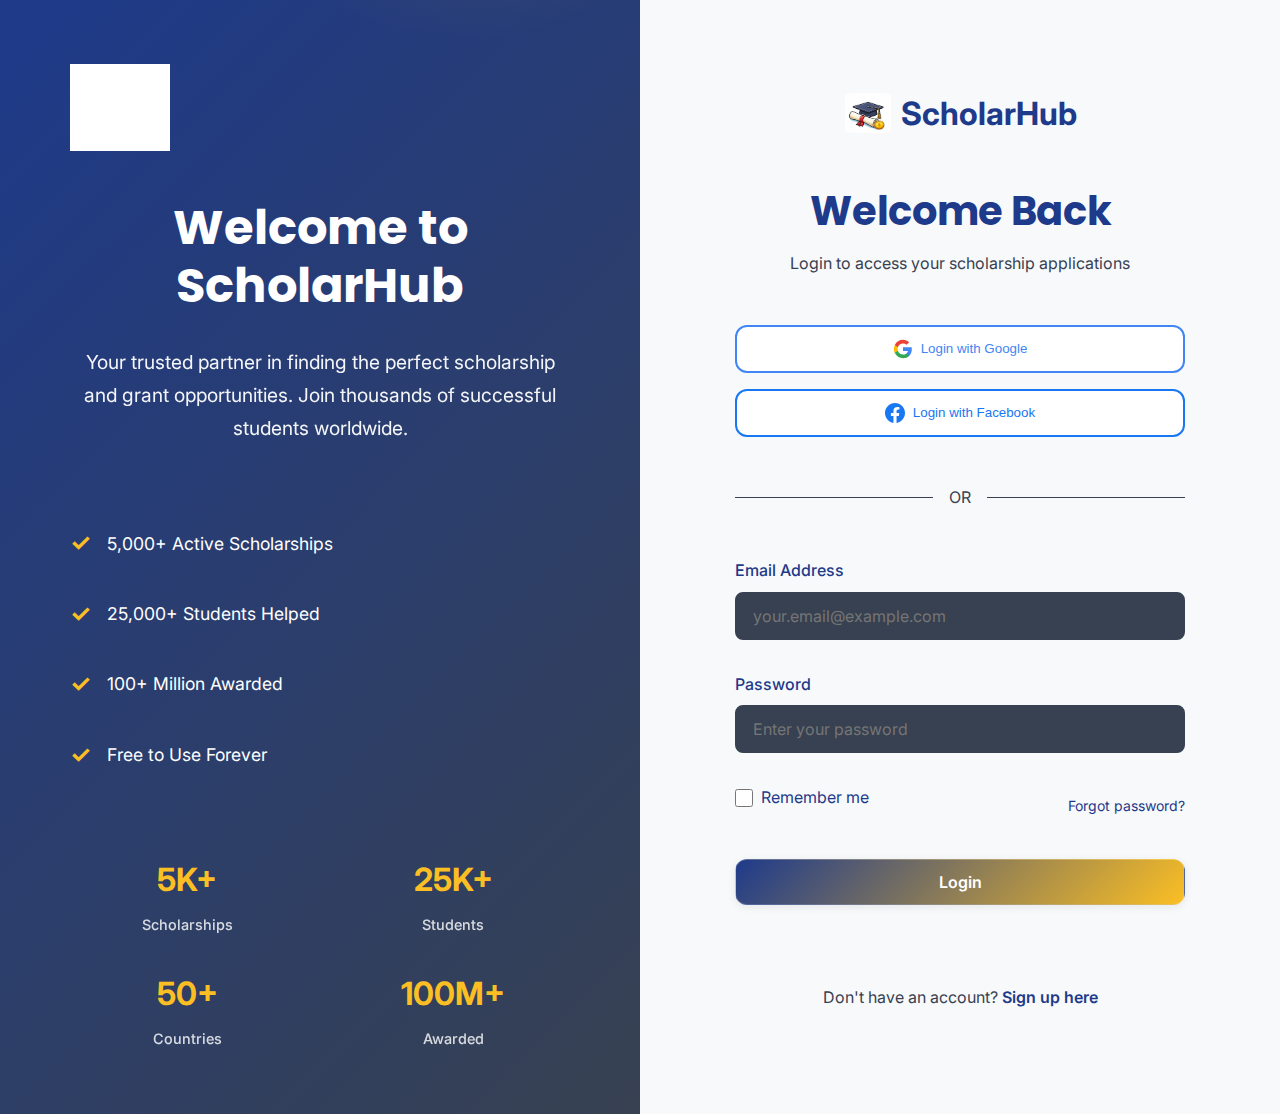
<file: login-split-screen.html>
<!DOCTYPE html>
<html lang="en">
<head>
    <meta charset="UTF-8">
    <meta name="viewport" content="width=device-width, initial-scale=1.0">
    <meta name="description" content="Login to your ScholarHub account - Split Screen Design">
    <title>Login - ScholarHub</title>
    <link rel="icon" href="logo10.png" type="image/png">
    <link rel="preconnect" href="https://fonts.googleapis.com">
    <link rel="preconnect" href="https://fonts.gstatic.com" crossorigin>
    <link href="https://fonts.googleapis.com/css2?family=Inter:wght@300;400;500;600;700&family=Poppins:wght@300;400;600;700&display=swap" rel="stylesheet">
    <link rel="stylesheet" href="css/styles.css">
    <link rel="stylesheet" href="css/components.css">
    <link rel="stylesheet" href="css/responsive.css">
    <style>
        * {
            margin: 0;
            padding: 0;
            box-sizing: border-box;
        }
        
        body {
            font-family: var(--font-primary);
            min-height: 100vh;
            display: flex;
            overflow-x: hidden;
        }
        
        .split-container {
            display: grid;
            grid-template-columns: 1fr 1fr;
            min-height: 100vh;
            width: 100%;
        }
        
        .branding-side {
            background: var(--gradient-hero);
            color: white;
            padding: var(--spacing-xl);
            display: flex;
            flex-direction: column;
            justify-content: center;
            align-items: center;
            text-align: center;
            position: relative;
            overflow: hidden;
        }
        
        .branding-side::before {
            content: '';
            position: absolute;
            top: -50%;
            right: -20%;
            width: 600px;
            height: 600px;
            background: radial-gradient(circle, rgba(251, 191, 36, 0.2), transparent 70%);
            border-radius: 50%;
            animation: float 8s ease-in-out infinite;
        }
        
        .branding-content {
            position: relative;
            z-index: 2;
            max-width: 500px;
        }
        
        .branding-logo {
            width: 100px;
            height: auto;
            margin-bottom: var(--spacing-lg);
            filter: brightness(0) invert(1);
        }
        
        .branding-side h1 {
            font-family: var(--font-heading);
            font-size: clamp(2rem, 4vw, 3rem);
            margin-bottom: var(--spacing-md);
            font-weight: 700;
        }
        
        .branding-side p {
            font-size: clamp(1rem, 2vw, 1.2rem);
            opacity: 0.95;
            margin-bottom: var(--spacing-xl);
            line-height: 1.7;
        }
        
        .benefits-list {
            list-style: none;
            text-align: left;
            margin-top: var(--spacing-lg);
        }
        
        .benefits-list li {
            padding: var(--spacing-sm) 0;
            display: flex;
            align-items: center;
            gap: var(--spacing-sm);
            font-size: 1.1rem;
        }
        
        .benefits-list li::before {
            content: '✓';
            color: var(--accent-yellow);
            font-weight: 700;
            font-size: 1.5rem;
        }
        
        .stats-grid {
            display: grid;
            grid-template-columns: repeat(2, 1fr);
            gap: var(--spacing-md);
            margin-top: var(--spacing-xl);
            width: 100%;
        }
        
        .stat-item {
            text-align: center;
        }
        
        .stat-number {
            font-size: 2rem;
            font-weight: 700;
            color: var(--accent-yellow);
        }
        
        .stat-label {
            font-size: 0.9rem;
            opacity: 0.9;
        }
        
        .form-side {
            background: var(--bg-primary);
            padding: var(--spacing-xl);
            display: flex;
            align-items: center;
            justify-content: center;
            position: relative;
        }
        
        .auth-form-container {
            max-width: 450px;
            width: 100%;
            animation: fadeInUp 0.6s ease;
        }
        
        .auth-logo {
            text-align: center;
            margin-bottom: var(--spacing-lg);
        }
        
        .auth-logo .logo {
            justify-content: center;
            font-size: 2rem;
            text-decoration: none;
            color: var(--text-primary);
        }
        
        .auth-logo .logo:hover {
            color: var(--primary);
        }
        
        .auth-title {
            text-align: center;
            margin-bottom: var(--spacing-sm);
            color: var(--text-primary);
            font-family: var(--font-heading);
        }
        
        .auth-subtitle {
            text-align: center;
            color: var(--text-secondary);
            margin-bottom: var(--spacing-lg);
        }
        
        .social-login {
            display: flex;
            flex-direction: column;
            gap: var(--spacing-sm);
            margin-bottom: var(--spacing-lg);
        }
        
        .social-btn {
            display: flex;
            align-items: center;
            justify-content: center;
            gap: var(--spacing-xs);
            padding: 12px;
            border: 2px solid var(--secondary);
            border-radius: var(--radius-md);
            background: var(--bg-secondary);
            color: var(--text-primary);
            font-weight: 500;
            cursor: pointer;
            transition: var(--transition-base);
        }
        
        .social-btn:hover {
            border-color: var(--primary);
            transform: translateY(-2px);
            box-shadow: var(--shadow-sm);
        }
        
        .social-btn.google {
            border-color: #4285F4;
            color: #4285F4;
        }
        
        .social-btn.google:hover {
            background: #4285F4;
            color: white;
        }
        
        .social-btn.facebook {
            border-color: #1877F2;
            color: #1877F2;
        }
        
        .social-btn.facebook:hover {
            background: #1877F2;
            color: white;
        }
        
        .social-btn-icon {
            width: 20px;
            height: 20px;
            flex-shrink: 0;
        }
        
        .social-btn.google:hover .social-btn-icon {
            filter: brightness(0) invert(1);
        }
        
        .social-btn.facebook:hover .social-btn-icon {
            filter: brightness(0) invert(1);
        }
        
        .divider {
            text-align: center;
            margin: var(--spacing-lg) 0;
            position: relative;
        }
        
        .divider::before {
            content: '';
            position: absolute;
            top: 50%;
            left: 0;
            right: 0;
            height: 1px;
            background: var(--secondary);
        }
        
        .divider span {
            background: var(--bg-primary);
            padding: 0 var(--spacing-sm);
            position: relative;
            color: var(--text-secondary);
        }
        
        .form-group {
            margin-bottom: var(--spacing-md);
        }
        
        .form-actions {
            display: flex;
            justify-content: space-between;
            align-items: center;
            margin-bottom: var(--spacing-md);
            flex-wrap: wrap;
            gap: var(--spacing-xs);
        }
        
        .form-actions a {
            color: var(--primary);
            font-size: 0.875rem;
        }
        
        .auth-footer {
            text-align: center;
            margin-top: var(--spacing-lg);
            color: var(--text-secondary);
        }
        
        .auth-footer a {
            color: var(--primary);
            font-weight: 600;
        }
        
        @keyframes float {
            0%, 100% { transform: translateY(0px) rotate(0deg); }
            50% { transform: translateY(-20px) rotate(5deg); }
        }
        
        @keyframes fadeInUp {
            from {
                opacity: 0;
                transform: translateY(30px);
            }
            to {
                opacity: 1;
                transform: translateY(0);
            }
        }
        
        @media (max-width: 768px) {
            .split-container {
                grid-template-columns: 1fr;
            }
            
            .branding-side {
                min-height: 300px;
                padding: var(--spacing-lg);
            }
            
            .stats-grid {
                grid-template-columns: repeat(4, 1fr);
                gap: var(--spacing-xs);
            }
            
            .stat-number {
                font-size: 1.2rem;
            }
            
            .stat-label {
                font-size: 0.7rem;
            }
            
            .benefits-list {
                display: none;
            }
        }
    </style>
</head>
<body>
    <div class="split-container">
        <!-- Branding Side -->
        <div class="branding-side">
            <div class="branding-content">
                <img src="logo10.png" alt="ScholarHub Logo" class="branding-logo">
                <h1>Welcome to ScholarHub</h1>
                <p>Your trusted partner in finding the perfect scholarship and grant opportunities. Join thousands of successful students worldwide.</p>
                
                <ul class="benefits-list">
                    <li>5,000+ Active Scholarships</li>
                    <li>25,000+ Students Helped</li>
                    <li>100+ Million Awarded</li>
                    <li>Free to Use Forever</li>
                </ul>
                
                <div class="stats-grid">
                    <div class="stat-item">
                        <div class="stat-number">5K+</div>
                        <div class="stat-label">Scholarships</div>
                    </div>
                    <div class="stat-item">
                        <div class="stat-number">25K+</div>
                        <div class="stat-label">Students</div>
                    </div>
                    <div class="stat-item">
                        <div class="stat-number">50+</div>
                        <div class="stat-label">Countries</div>
                    </div>
                    <div class="stat-item">
                        <div class="stat-number">100M+</div>
                        <div class="stat-label">Awarded</div>
                    </div>
                </div>
            </div>
        </div>
        
        <!-- Form Side -->
        <div class="form-side">
            <div class="auth-form-container">
                <div class="auth-logo">
                    <a href="index.html" class="logo">
                        <img src="logo10.png" alt="ScholarHub Logo" class="logo-img">
                        <span>ScholarHub</span>
                    </a>
                </div>
                
                <h1 class="auth-title">Welcome Back</h1>
                <p class="auth-subtitle">Login to access your scholarship applications</p>

                <div class="social-login">
                    <button class="social-btn google">
                        <svg class="social-btn-icon" viewBox="0 0 24 24" xmlns="http://www.w3.org/2000/svg">
                            <path fill="#4285F4" d="M22.56 12.25c0-.78-.07-1.53-.2-2.25H12v4.26h5.92c-.26 1.37-1.04 2.53-2.21 3.31v2.77h3.57c2.08-1.92 3.28-4.74 3.28-8.09z"/>
                            <path fill="#34A853" d="M12 23c2.97 0 5.46-.98 7.28-2.66l-3.57-2.77c-.98.66-2.23 1.06-3.71 1.06-2.86 0-5.29-1.93-6.16-4.53H2.18v2.84C3.99 20.53 7.7 23 12 23z"/>
                            <path fill="#FBBC05" d="M5.84 14.09c-.22-.66-.35-1.36-.35-2.09s.13-1.43.35-2.09V7.07H2.18C1.43 8.55 1 10.22 1 12s.43 3.45 1.18 4.93l2.85-2.22.81-.62z"/>
                            <path fill="#EA4335" d="M12 5.38c1.62 0 3.06.56 4.21 1.64l3.15-3.15C17.45 2.09 14.97 1 12 1 7.7 1 3.99 3.47 2.18 7.07l3.66 2.84c.87-2.6 3.3-4.53 6.16-4.53z"/>
                        </svg>
                        <span>Login with Google</span>
                    </button>
                    <button class="social-btn facebook">
                        <svg class="social-btn-icon" viewBox="0 0 24 24" xmlns="http://www.w3.org/2000/svg">
                            <path fill="#1877F2" d="M24 12.073c0-6.627-5.373-12-12-12s-12 5.373-12 12c0 5.99 4.388 10.954 10.125 11.854v-8.385H7.078v-3.47h3.047V9.43c0-3.007 1.792-4.669 4.533-4.669 1.312 0 2.686.235 2.686.235v2.953H15.83c-1.491 0-1.956.925-1.956 1.874v2.25h3.328l-.532 3.47h-2.796v8.385C19.612 23.027 24 18.062 24 12.073z"/>
                        </svg>
                        <span>Login with Facebook</span>
                    </button>
                </div>

                <div class="divider">
                    <span>OR</span>
                </div>

                <form id="loginForm">
                    <div class="form-group">
                        <label class="form-label">Email Address</label>
                        <input type="email" class="form-input" placeholder="your.email@example.com" required>
                    </div>

                    <div class="form-group">
                        <label class="form-label">Password</label>
                        <input type="password" class="form-input" placeholder="Enter your password" required>
                    </div>

                    <div class="form-actions">
                        <label class="form-checkbox">
                            <input type="checkbox">
                            <span>Remember me</span>
                        </label>
                        <a href="#">Forgot password?</a>
                    </div>

                    <button type="submit" class="btn btn-primary" style="width: 100%; margin-bottom: var(--spacing-md);">Login</button>
                </form>

                <div class="auth-footer">
                    <p>Don't have an account? <a href="register.html">Sign up here</a></p>
                </div>
            </div>
        </div>
    </div>

    <script src="js/main.js"></script>
    <script>
        document.getElementById('loginForm').addEventListener('submit', function(e) {
            e.preventDefault();
            // Simulate login
            setTimeout(() => {
                window.location.href = 'dashboard.html';
            }, 500);
        });
    </script>
</body>
</html>
</file>
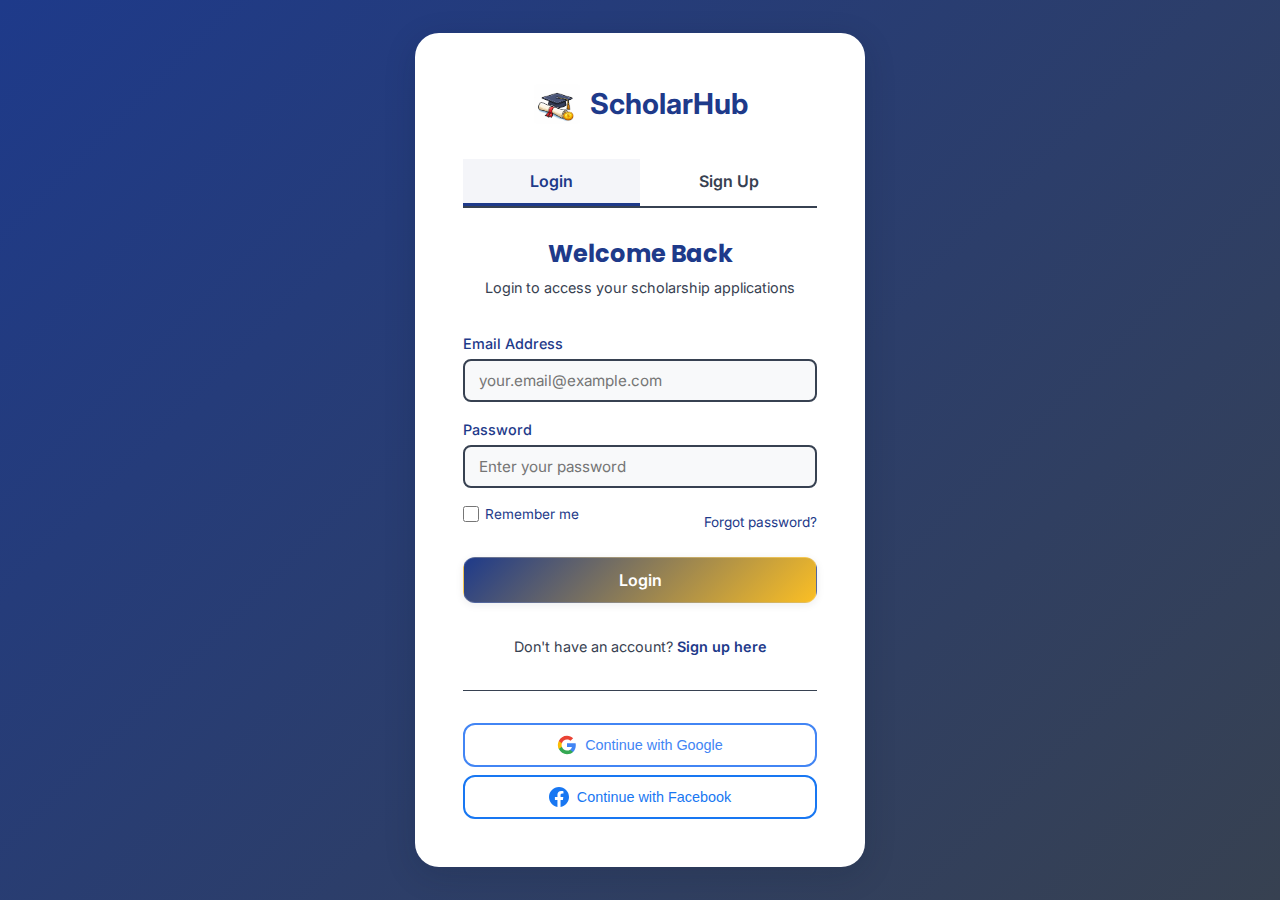
<file: login-tab-toggle.html>
<!DOCTYPE html>
<html lang="en">
<head>
    <meta charset="UTF-8">
    <meta name="viewport" content="width=device-width, initial-scale=1.0">
    <meta name="description" content="Login or Sign Up to your ScholarHub account">
    <title>Login / Sign Up - ScholarHub</title>
    <link rel="icon" href="logo10.png" type="image/png">
    <link rel="preconnect" href="https://fonts.googleapis.com">
    <link rel="preconnect" href="https://fonts.gstatic.com" crossorigin>
    <link href="https://fonts.googleapis.com/css2?family=Inter:wght@300;400;500;600;700&family=Poppins:wght@300;400;600;700&display=swap" rel="stylesheet">
    <link rel="stylesheet" href="css/styles.css">
    <link rel="stylesheet" href="css/components.css">
    <link rel="stylesheet" href="css/responsive.css">
    <style>
        body {
            background: var(--gradient-hero);
            min-height: 100vh;
            display: flex;
            align-items: center;
            justify-content: center;
            padding: var(--spacing-md);
            transition: background 0.5s ease;
        }
        
        .tab-auth-container {
            background: var(--bg-secondary);
            border-radius: var(--radius-xl);
            padding: var(--spacing-lg);
            max-width: 450px;
            width: 100%;
            box-shadow: var(--shadow-lg);
            transition: background-color 0.3s ease;
        }
        
        .auth-logo {
            text-align: center;
            margin-bottom: var(--spacing-md);
        }
        
        .auth-logo .logo {
            justify-content: center;
            font-size: 1.8rem;
            text-decoration: none;
            color: var(--text-primary);
        }
        
        .auth-logo .logo:hover {
            color: var(--primary);
        }
        
        .auth-tabs {
            display: flex;
            border-bottom: 2px solid var(--secondary);
            margin-bottom: var(--spacing-md);
            gap: 0;
        }
        
        .tab-btn {
            flex: 1;
            padding: 12px 16px;
            border: none;
            background: transparent;
            border-bottom: 3px solid transparent;
            cursor: pointer;
            font-size: 1rem;
            font-weight: 600;
            color: var(--text-secondary);
            transition: all 0.3s ease;
            font-family: var(--font-primary);
        }
        
        .tab-btn:hover {
            color: var(--primary);
            background: rgba(30, 58, 138, 0.05);
        }
        
        .tab-btn.active {
            color: var(--primary);
            border-bottom-color: var(--primary);
            background: rgba(30, 58, 138, 0.05);
        }
        
        .tab-content {
            min-height: 400px;
        }
        
        .tab-pane {
            display: none;
            animation: fadeIn 0.3s ease;
        }
        
        .tab-pane.active {
            display: block;
        }
        
        .auth-title {
            text-align: center;
            margin-bottom: var(--spacing-xs);
            color: var(--text-primary);
            font-family: var(--font-heading);
            font-size: 1.5rem;
        }
        
        .auth-subtitle {
            text-align: center;
            color: var(--text-secondary);
            margin-bottom: var(--spacing-md);
            font-size: 0.9rem;
        }
        
        .form-group {
            margin-bottom: var(--spacing-sm);
        }
        
        .form-label {
            display: block;
            margin-bottom: 4px;
            font-weight: 500;
            color: var(--text-primary);
            font-size: 0.9rem;
        }
        
        .form-input {
            width: 100%;
            padding: 10px 14px;
            border: 2px solid var(--secondary);
            border-radius: var(--radius-sm);
            font-family: var(--font-primary);
            font-size: 0.95rem;
            color: var(--text-primary);
            background: var(--bg-primary);
            transition: var(--transition-base);
        }
        
        .form-input:focus {
            outline: none;
            border-color: var(--primary);
            box-shadow: 0 0 0 3px rgba(30, 58, 138, 0.1);
        }
        
        .form-actions {
            display: flex;
            justify-content: space-between;
            align-items: center;
            margin-bottom: var(--spacing-sm);
            flex-wrap: wrap;
            gap: var(--spacing-xs);
            font-size: 0.85rem;
        }
        
        .form-checkbox {
            display: flex;
            align-items: center;
            gap: 6px;
        }
        
        .form-checkbox input {
            width: 16px;
            height: 16px;
            cursor: pointer;
        }
        
        .form-actions a {
            color: var(--primary);
            text-decoration: none;
        }
        
        .form-actions a:hover {
            text-decoration: underline;
        }
        
        .password-strength {
            margin-top: 4px;
            font-size: 0.8rem;
            color: var(--text-secondary);
        }
        
        .password-strength.weak { color: #f44336; }
        .password-strength.medium { color: #ff9800; }
        .password-strength.strong { color: #4caf50; }
        
        .btn-primary {
            width: 100%;
            margin-bottom: var(--spacing-sm);
            padding: 12px;
            font-size: 1rem;
        }
        
        .auth-footer {
            text-align: center;
            margin-top: var(--spacing-sm);
            margin-bottom: var(--spacing-md);
            color: var(--text-secondary);
            font-size: 0.9rem;
        }
        
        .auth-footer a {
            color: var(--primary);
            font-weight: 600;
            text-decoration: none;
        }
        
        .auth-footer a:hover {
            text-decoration: underline;
        }
        
        /* Social Login - At Bottom */
        .social-login {
            display: flex;
            flex-direction: column;
            gap: var(--spacing-xs);
            margin-top: var(--spacing-md);
            padding-top: var(--spacing-md);
            border-top: 1px solid var(--secondary);
        }
        
        .social-btn {
            display: flex;
            align-items: center;
            justify-content: center;
            gap: var(--spacing-xs);
            padding: 10px;
            border: 2px solid var(--secondary);
            border-radius: var(--radius-md);
            background: var(--bg-secondary);
            color: var(--text-primary);
            font-weight: 500;
            cursor: pointer;
            transition: var(--transition-base);
            font-size: 0.9rem;
        }
        
        .social-btn:hover {
            border-color: var(--primary);
            transform: translateY(-2px);
            box-shadow: var(--shadow-sm);
        }
        
        .social-btn.google {
            border-color: #4285F4;
            color: #4285F4;
        }
        
        .social-btn.google:hover {
            background: #4285F4;
            color: white;
        }
        
        .social-btn.facebook {
            border-color: #1877F2;
            color: #1877F2;
        }
        
        .social-btn.facebook:hover {
            background: #1877F2;
            color: white;
        }
        
        .social-btn-icon {
            width: 20px;
            height: 20px;
            flex-shrink: 0;
        }
        
        .social-btn.google:hover .social-btn-icon {
            filter: brightness(0) invert(1);
        }
        
        .social-btn.facebook:hover .social-btn-icon {
            filter: brightness(0) invert(1);
        }
        
        @keyframes fadeIn {
            from {
                opacity: 0;
                transform: translateY(10px);
            }
            to {
                opacity: 1;
                transform: translateY(0);
            }
        }
        
        @media (max-width: 768px) {
            .tab-auth-container {
                padding: var(--spacing-md);
            }
            
            .auth-title {
                font-size: 1.3rem;
            }
            
            .tab-content {
                min-height: 350px;
            }
        }
    </style>
</head>
<body>
    <div class="tab-auth-container">
        <div class="auth-logo">
            <a href="index.html" class="logo">
                <img src="logo10.png" alt="ScholarHub Logo" class="logo-img">
                <span>ScholarHub</span>
            </a>
        </div>
        
        <!-- Tab Navigation -->
        <div class="auth-tabs">
            <button class="tab-btn active" data-tab="login">Login</button>
            <button class="tab-btn" data-tab="signup">Sign Up</button>
        </div>
        
        <!-- Tab Content -->
        <div class="tab-content">
            <!-- Login Tab -->
            <div class="tab-pane active" id="login-tab">
                <h1 class="auth-title">Welcome Back</h1>
                <p class="auth-subtitle">Login to access your scholarship applications</p>
                
                <form id="loginForm">
                    <div class="form-group">
                        <label class="form-label">Email Address</label>
                        <input type="email" class="form-input" placeholder="your.email@example.com" required>
                    </div>
                    
                    <div class="form-group">
                        <label class="form-label">Password</label>
                        <input type="password" class="form-input" placeholder="Enter your password" required>
                    </div>
                    
                    <div class="form-actions">
                        <label class="form-checkbox">
                            <input type="checkbox">
                            <span>Remember me</span>
                        </label>
                        <a href="#">Forgot password?</a>
                    </div>
                    
                    <button type="submit" class="btn btn-primary">Login</button>
                </form>
                
                <div class="auth-footer">
                    <p>Don't have an account? <a href="#" onclick="switchTab('signup'); return false;">Sign up here</a></p>
                </div>
            </div>
            
            <!-- Sign Up Tab -->
            <div class="tab-pane" id="signup-tab">
                <h1 class="auth-title">Create Account</h1>
                <p class="auth-subtitle">Join thousands of students finding their perfect scholarship</p>
                
                <form id="signupForm">
                    <div class="form-group">
                        <label class="form-label">Full Name</label>
                        <input type="text" class="form-input" placeholder="John Doe" required>
                    </div>
                    
                    <div class="form-group">
                        <label class="form-label">Email Address</label>
                        <input type="email" class="form-input" placeholder="your.email@example.com" required>
                    </div>
                    
                    <div class="form-group">
                        <label class="form-label">Password</label>
                        <input type="password" id="password" class="form-input" placeholder="Create a strong password" required>
                        <div id="passwordStrength" class="password-strength"></div>
                    </div>
                    
                    <div class="form-group">
                        <label class="form-label">User Type</label>
                        <select class="form-input" required>
                            <option value="">Select your role</option>
                            <option value="student">Student</option>
                            <option value="parent">Parent</option>
                            <option value="counselor">Counselor</option>
                        </select>
                    </div>
                    
                    <div class="form-group">
                        <label class="form-checkbox">
                            <input type="checkbox" required>
                            <span>I agree to the <a href="#" style="color: var(--primary);">Terms</a> and <a href="#" style="color: var(--primary);">Privacy Policy</a></span>
                        </label>
                    </div>
                    
                    <button type="submit" class="btn btn-primary">Create Account</button>
                </form>
                
                <div class="auth-footer">
                    <p>Already have an account? <a href="#" onclick="switchTab('login'); return false;">Login here</a></p>
                </div>
            </div>
        </div>
        
        <!-- Social Login - At Bottom -->
        <div class="social-login">
            <button class="social-btn google">
                <svg class="social-btn-icon" viewBox="0 0 24 24" xmlns="http://www.w3.org/2000/svg">
                    <path fill="#4285F4" d="M22.56 12.25c0-.78-.07-1.53-.2-2.25H12v4.26h5.92c-.26 1.37-1.04 2.53-2.21 3.31v2.77h3.57c2.08-1.92 3.28-4.74 3.28-8.09z"/>
                    <path fill="#34A853" d="M12 23c2.97 0 5.46-.98 7.28-2.66l-3.57-2.77c-.98.66-2.23 1.06-3.71 1.06-2.86 0-5.29-1.93-6.16-4.53H2.18v2.84C3.99 20.53 7.7 23 12 23z"/>
                    <path fill="#FBBC05" d="M5.84 14.09c-.22-.66-.35-1.36-.35-2.09s.13-1.43.35-2.09V7.07H2.18C1.43 8.55 1 10.22 1 12s.43 3.45 1.18 4.93l2.85-2.22.81-.62z"/>
                    <path fill="#EA4335" d="M12 5.38c1.62 0 3.06.56 4.21 1.64l3.15-3.15C17.45 2.09 14.97 1 12 1 7.7 1 3.99 3.47 2.18 7.07l3.66 2.84c.87-2.6 3.3-4.53 6.16-4.53z"/>
                </svg>
                <span>Continue with Google</span>
            </button>
            <button class="social-btn facebook">
                <svg class="social-btn-icon" viewBox="0 0 24 24" xmlns="http://www.w3.org/2000/svg">
                    <path fill="#1877F2" d="M24 12.073c0-6.627-5.373-12-12-12s-12 5.373-12 12c0 5.99 4.388 10.954 10.125 11.854v-8.385H7.078v-3.47h3.047V9.43c0-3.007 1.792-4.669 4.533-4.669 1.312 0 2.686.235 2.686.235v2.953H15.83c-1.491 0-1.956.925-1.956 1.874v2.25h3.328l-.532 3.47h-2.796v8.385C19.612 23.027 24 18.062 24 12.073z"/>
                </svg>
                <span>Continue with Facebook</span>
            </button>
        </div>
    </div>

    <script src="js/main.js"></script>
    <script>
        // Tab switching functionality
        function switchTab(tabName) {
            // Remove active class from all tabs and panes
            document.querySelectorAll('.tab-btn').forEach(btn => btn.classList.remove('active'));
            document.querySelectorAll('.tab-pane').forEach(pane => pane.classList.remove('active'));
            
            // Add active class to selected tab and pane
            document.querySelector(`[data-tab="${tabName}"]`).classList.add('active');
            document.getElementById(`${tabName}-tab`).classList.add('active');
        }
        
        // Tab button click handlers
        document.querySelectorAll('.tab-btn').forEach(btn => {
            btn.addEventListener('click', function() {
                const tabName = this.getAttribute('data-tab');
                switchTab(tabName);
            });
        });
        
        // Password strength indicator (for signup)
        const passwordInput = document.getElementById('password');
        const passwordStrength = document.getElementById('passwordStrength');
        
        if (passwordInput && passwordStrength) {
            passwordInput.addEventListener('input', function() {
                const password = this.value;
                let strength = '';
                let strengthClass = '';
                
                if (password.length === 0) {
                    strength = '';
                } else if (password.length < 6) {
                    strength = 'Weak';
                    strengthClass = 'weak';
                } else if (password.length < 10 || !/(?=.*[a-z])(?=.*[A-Z])(?=.*\d)/.test(password)) {
                    strength = 'Medium';
                    strengthClass = 'medium';
                } else {
                    strength = 'Strong';
                    strengthClass = 'strong';
                }
                
                passwordStrength.textContent = strength;
                passwordStrength.className = 'password-strength ' + strengthClass;
            });
        }
        
        // Form submission handlers
        document.getElementById('loginForm').addEventListener('submit', function(e) {
            e.preventDefault();
            setTimeout(() => {
                window.location.href = 'dashboard.html';
            }, 500);
        });
        
        document.getElementById('signupForm').addEventListener('submit', function(e) {
            e.preventDefault();
            setTimeout(() => {
                window.location.href = 'dashboard.html';
            }, 500);
        });
    </script>
</body>
</html>
</file>
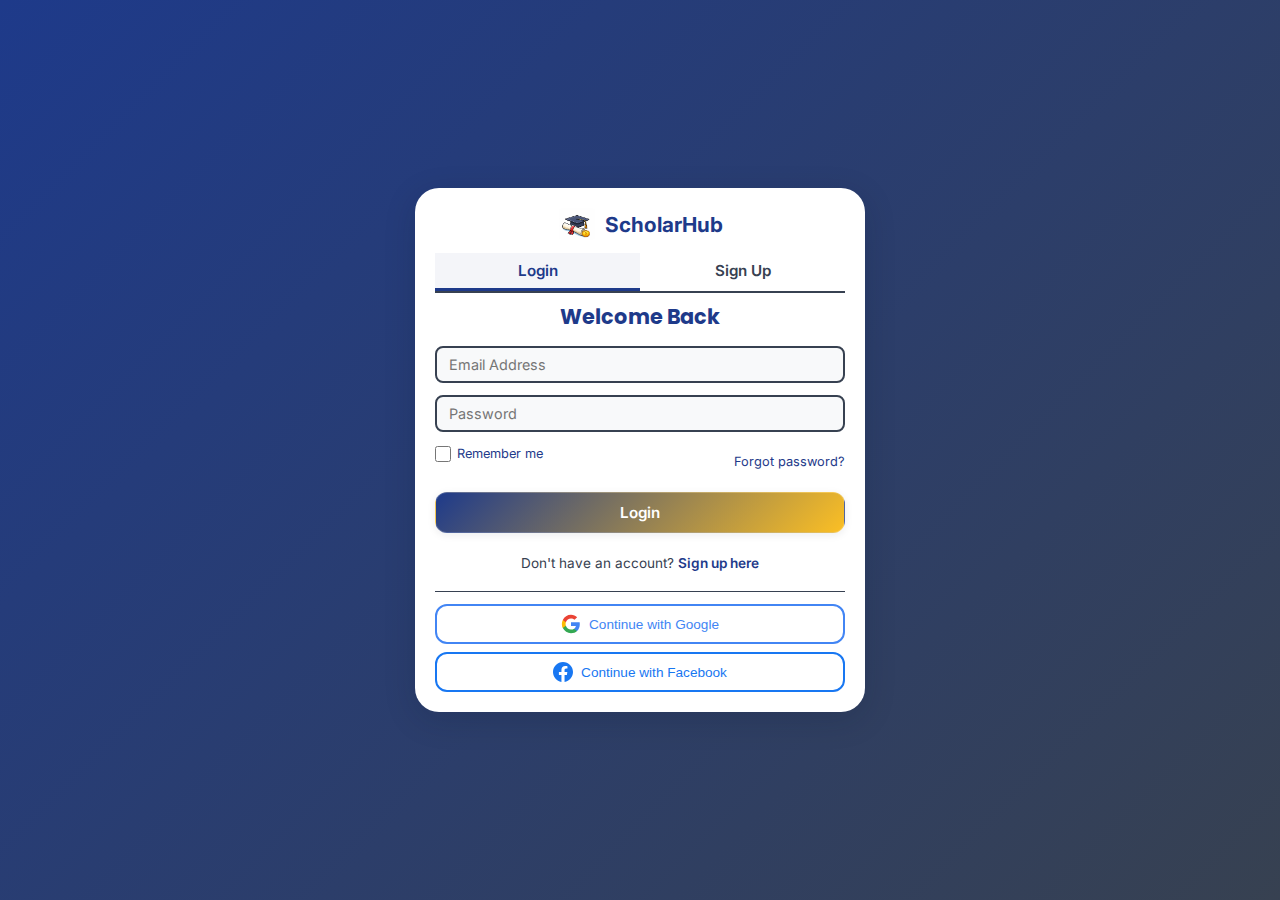
<file: login.html>
<!DOCTYPE html>
<html lang="en">
<head>
    <meta charset="UTF-8">
    <meta name="viewport" content="width=device-width, initial-scale=1.0">
    <meta name="description" content="Login or Sign Up to your ScholarHub account">
    <title>Login / Sign Up - ScholarHub</title>
    <link rel="icon" href="logo10.png" type="image/png">
    <link rel="preconnect" href="https://fonts.googleapis.com">
    <link rel="preconnect" href="https://fonts.gstatic.com" crossorigin>
    <link href="https://fonts.googleapis.com/css2?family=Inter:wght@300;400;500;600;700&family=Poppins:wght@300;400;600;700&display=swap" rel="stylesheet">
    <link rel="stylesheet" href="css/styles.css">
    <link rel="stylesheet" href="css/components.css">
    <link rel="stylesheet" href="css/responsive.css">
    <style>
        body {
            background: var(--gradient-hero);
            min-height: 100vh;
            display: flex;
            align-items: center;
            justify-content: center;
            padding: 10px;
            transition: background 0.5s ease;
        }
        
        .tab-auth-container {
            background: var(--bg-secondary);
            border-radius: var(--radius-xl);
            padding: 20px;
            max-width: 450px;
            width: 100%;
            box-shadow: var(--shadow-lg);
            transition: background-color 0.3s ease;
        }
        
        .auth-logo {
            text-align: center;
            margin-bottom: 12px;
        }
        
        .auth-logo .logo {
            justify-content: center;
            font-size: 1.3rem;
            text-decoration: none;
            color: var(--text-primary);
        }
        
        .auth-logo .logo:hover {
            color: var(--primary);
        }
        
        .auth-logo .logo-img {
            width: 40px;
            height: 32px;
        }
        
        .auth-tabs {
            display: flex;
            border-bottom: 2px solid var(--secondary);
            margin-bottom: 12px;
            gap: 0;
        }
        
        .tab-btn {
            flex: 1;
            padding: 8px 12px;
            border: none;
            background: transparent;
            border-bottom: 3px solid transparent;
            cursor: pointer;
            font-size: 0.95rem;
            font-weight: 600;
            color: var(--text-secondary);
            transition: all 0.3s ease;
            font-family: var(--font-primary);
        }
        
        .tab-btn:hover {
            color: var(--primary);
            background: rgba(30, 58, 138, 0.05);
        }
        
        .tab-btn.active {
            color: var(--primary);
            border-bottom-color: var(--primary);
            background: rgba(30, 58, 138, 0.05);
        }
        
        .tab-content {
            min-height: auto;
        }
        
        .tab-pane {
            display: none;
            animation: fadeIn 0.3s ease;
        }
        
        .tab-pane.active {
            display: block;
        }
        
        .auth-title {
            text-align: center;
            margin-bottom: 16px;
            color: var(--text-primary);
            font-family: var(--font-heading);
            font-size: 1.3rem;
        }
        
        .form-group {
            margin-bottom: 12px;
        }
        
        .form-label {
            display: block;
            margin-bottom: 4px;
            font-weight: 500;
            color: var(--text-primary);
            font-size: 0.85rem;
        }
        
        .form-input {
            width: 100%;
            padding: 8px 12px;
            border: 2px solid var(--secondary);
            border-radius: var(--radius-sm);
            font-family: var(--font-primary);
            font-size: 0.9rem;
            color: var(--text-primary);
            background: var(--bg-primary);
            transition: var(--transition-base);
        }
        
        .form-input:focus {
            outline: none;
            border-color: var(--primary);
            box-shadow: 0 0 0 3px rgba(30, 58, 138, 0.1);
        }
        
        .form-actions {
            display: flex;
            justify-content: space-between;
            align-items: center;
            margin-bottom: 12px;
            flex-wrap: wrap;
            gap: var(--spacing-xs);
            font-size: 0.8rem;
        }
        
        .form-checkbox {
            display: flex;
            align-items: center;
            gap: 6px;
        }
        
        .form-checkbox input {
            width: 16px;
            height: 16px;
            cursor: pointer;
        }
        
        .form-actions a {
            color: var(--primary);
            text-decoration: none;
        }
        
        .form-actions a:hover {
            text-decoration: underline;
        }
        
        .password-strength {
            margin-top: 2px;
            font-size: 0.75rem;
            color: var(--text-secondary);
        }
        
        .password-strength.weak { color: #f44336; }
        .password-strength.medium { color: #ff9800; }
        .password-strength.strong { color: #4caf50; }
        
        .btn-primary {
            width: 100%;
            margin-bottom: 12px;
            padding: 10px;
            font-size: 0.95rem;
        }
        
        .auth-footer {
            text-align: center;
            margin-top: 8px;
            margin-bottom: 12px;
            color: var(--text-secondary);
            font-size: 0.85rem;
        }
        
        .auth-footer a {
            color: var(--primary);
            font-weight: 600;
            text-decoration: none;
        }
        
        .auth-footer a:hover {
            text-decoration: underline;
        }
        
        /* Social Login - At Bottom */
        .social-login {
            display: flex;
            flex-direction: column;
            gap: 8px;
            margin-top: 12px;
            padding-top: 12px;
            border-top: 1px solid var(--secondary);
        }
        
        .social-btn {
            display: flex;
            align-items: center;
            justify-content: center;
            gap: var(--spacing-xs);
            padding: 8px;
            border: 2px solid var(--secondary);
            border-radius: var(--radius-md);
            background: var(--bg-secondary);
            color: var(--text-primary);
            font-weight: 500;
            cursor: pointer;
            transition: var(--transition-base);
            font-size: 0.85rem;
        }
        
        .social-btn:hover {
            border-color: var(--primary);
            transform: translateY(-2px);
            box-shadow: var(--shadow-sm);
        }
        
        .social-btn-icon {
            width: 20px;
            height: 20px;
            flex-shrink: 0;
        }
        
        .social-btn.google {
            border-color: #4285F4;
            color: #4285F4;
        }
        
        .social-btn.google:hover {
            background: #4285F4;
            color: white;
        }
        
        .social-btn.google:hover .social-btn-icon {
            filter: brightness(0) invert(1);
        }
        
        .social-btn.facebook {
            border-color: #1877F2;
            color: #1877F2;
        }
        
        .social-btn.facebook:hover {
            background: #1877F2;
            color: white;
        }
        
        .social-btn.facebook:hover .social-btn-icon {
            filter: brightness(0) invert(1);
        }
        
        @keyframes fadeIn {
            from {
                opacity: 0;
                transform: translateY(10px);
            }
            to {
                opacity: 1;
                transform: translateY(0);
            }
        }
        
        @media (max-width: 768px) {
            body {
                padding: 5px;
            }
            
            .tab-auth-container {
                padding: 15px;
            }
            
            .auth-title {
                font-size: 1.2rem;
            }
            
            .tab-content {
                min-height: auto;
            }
        }
    </style>
</head>
<body>
    <div class="tab-auth-container">
        <div class="auth-logo">
            <a href="index.html" class="logo">
                <img src="logo10.png" alt="ScholarHub Logo" class="logo-img">
                <span>ScholarHub</span>
            </a>
        </div>
        
        <!-- Tab Navigation -->
        <div class="auth-tabs">
            <button class="tab-btn active" data-tab="login">Login</button>
            <button class="tab-btn" data-tab="signup">Sign Up</button>
        </div>
        
        <!-- Tab Content -->
        <div class="tab-content">
            <!-- Login Tab -->
            <div class="tab-pane active" id="login-tab">
                <h1 class="auth-title">Welcome Back</h1>
                
                <form id="loginForm">
                    <div class="form-group">
                        <input type="email" class="form-input" placeholder="Email Address" required>
                    </div>
                    
                    <div class="form-group">
                        <input type="password" class="form-input" placeholder="Password" required>
                    </div>
                    
                    <div class="form-actions">
                        <label class="form-checkbox">
                            <input type="checkbox">
                            <span>Remember me</span>
                        </label>
                        <a href="#">Forgot password?</a>
                    </div>
                    
                    <button type="submit" class="btn btn-primary">Login</button>
                </form>
                
                <div class="auth-footer">
                    <p>Don't have an account? <a href="#" onclick="switchTab('signup'); return false;">Sign up here</a></p>
                </div>
            </div>
            
            <!-- Sign Up Tab -->
            <div class="tab-pane" id="signup-tab">
                <h1 class="auth-title">Create Account</h1>
                
                <form id="signupForm">
                    <div class="form-group">
                        <input type="text" class="form-input" placeholder="Full Name" required>
                    </div>
                    
                    <div class="form-group">
                        <input type="email" class="form-input" placeholder="Email Address" required>
                    </div>
                    
                    <div class="form-group">
                        <input type="password" id="password" class="form-input" placeholder="Password" required>
                        <div id="passwordStrength" class="password-strength"></div>
                    </div>
                    
                    <div class="form-group">
                        <select class="form-input" required>
                            <option value="">User Type</option>
                            <option value="student">Student</option>
                            <option value="parent">Parent</option>
                            <option value="counselor">Counselor</option>
                        </select>
                    </div>
                    
                    <div class="form-group">
                        <label class="form-checkbox">
                            <input type="checkbox" required>
                            <span>I agree to the <a href="#" style="color: var(--primary);">Terms</a> and <a href="#" style="color: var(--primary);">Privacy Policy</a></span>
                        </label>
                    </div>
                    
                    <button type="submit" class="btn btn-primary">Create Account</button>
                </form>
                
                <div class="auth-footer">
                    <p>Already have an account? <a href="#" onclick="switchTab('login'); return false;">Login here</a></p>
                </div>
            </div>
        </div>
        
        <!-- Social Login - At Bottom -->
        <div class="social-login">
            <button class="social-btn google">
                <svg class="social-btn-icon" viewBox="0 0 24 24" xmlns="http://www.w3.org/2000/svg">
                    <path fill="#4285F4" d="M22.56 12.25c0-.78-.07-1.53-.2-2.25H12v4.26h5.92c-.26 1.37-1.04 2.53-2.21 3.31v2.77h3.57c2.08-1.92 3.28-4.74 3.28-8.09z"/>
                    <path fill="#34A853" d="M12 23c2.97 0 5.46-.98 7.28-2.66l-3.57-2.77c-.98.66-2.23 1.06-3.71 1.06-2.86 0-5.29-1.93-6.16-4.53H2.18v2.84C3.99 20.53 7.7 23 12 23z"/>
                    <path fill="#FBBC05" d="M5.84 14.09c-.22-.66-.35-1.36-.35-2.09s.13-1.43.35-2.09V7.07H2.18C1.43 8.55 1 10.22 1 12s.43 3.45 1.18 4.93l2.85-2.22.81-.62z"/>
                    <path fill="#EA4335" d="M12 5.38c1.62 0 3.06.56 4.21 1.64l3.15-3.15C17.45 2.09 14.97 1 12 1 7.7 1 3.99 3.47 2.18 7.07l3.66 2.84c.87-2.6 3.3-4.53 6.16-4.53z"/>
                </svg>
                <span>Continue with Google</span>
            </button>
            <button class="social-btn facebook">
                <svg class="social-btn-icon" viewBox="0 0 24 24" xmlns="http://www.w3.org/2000/svg">
                    <path fill="#1877F2" d="M24 12.073c0-6.627-5.373-12-12-12s-12 5.373-12 12c0 5.99 4.388 10.954 10.125 11.854v-8.385H7.078v-3.47h3.047V9.43c0-3.007 1.792-4.669 4.533-4.669 1.312 0 2.686.235 2.686.235v2.953H15.83c-1.491 0-1.956.925-1.956 1.874v2.25h3.328l-.532 3.47h-2.796v8.385C19.612 23.027 24 18.062 24 12.073z"/>
                </svg>
                <span>Continue with Facebook</span>
            </button>
        </div>
    </div>

    <script src="js/main.js"></script>
    <script>
        // Tab switching functionality
        function switchTab(tabName) {
            // Remove active class from all tabs and panes
            document.querySelectorAll('.tab-btn').forEach(btn => btn.classList.remove('active'));
            document.querySelectorAll('.tab-pane').forEach(pane => pane.classList.remove('active'));
            
            // Add active class to selected tab and pane
            document.querySelector(`[data-tab="${tabName}"]`).classList.add('active');
            document.getElementById(`${tabName}-tab`).classList.add('active');
        }
        
        // Tab button click handlers
        document.querySelectorAll('.tab-btn').forEach(btn => {
            btn.addEventListener('click', function() {
                const tabName = this.getAttribute('data-tab');
                switchTab(tabName);
            });
        });
        
        // Password strength indicator (for signup)
        const passwordInput = document.getElementById('password');
        const passwordStrength = document.getElementById('passwordStrength');
        
        if (passwordInput && passwordStrength) {
            passwordInput.addEventListener('input', function() {
                const password = this.value;
                let strength = '';
                let strengthClass = '';
                
                if (password.length === 0) {
                    strength = '';
                } else if (password.length < 6) {
                    strength = 'Weak';
                    strengthClass = 'weak';
                } else if (password.length < 10 || !/(?=.*[a-z])(?=.*[A-Z])(?=.*\d)/.test(password)) {
                    strength = 'Medium';
                    strengthClass = 'medium';
                } else {
                    strength = 'Strong';
                    strengthClass = 'strong';
                }
                
                passwordStrength.textContent = strength;
                passwordStrength.className = 'password-strength ' + strengthClass;
            });
        }
        
        // Form submission handlers
        document.getElementById('loginForm').addEventListener('submit', function(e) {
            e.preventDefault();
            setTimeout(() => {
                window.location.href = 'dashboard.html';
            }, 500);
        });
        
        document.getElementById('signupForm').addEventListener('submit', function(e) {
            e.preventDefault();
            setTimeout(() => {
                window.location.href = 'dashboard.html';
            }, 500);
        });
    </script>
</body>
</html>
</file>
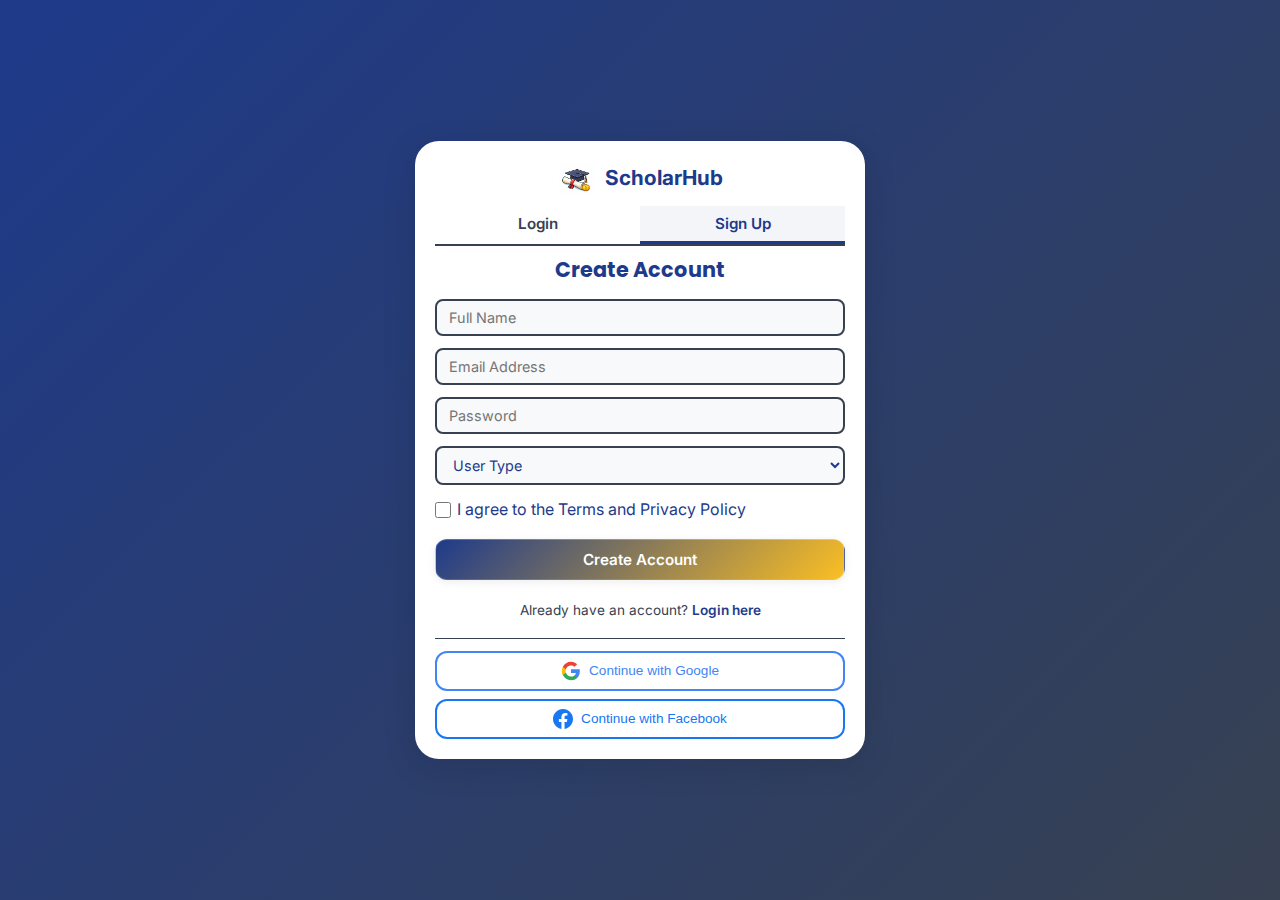
<file: register.html>
<!DOCTYPE html>
<html lang="en">
<head>
    <meta charset="UTF-8">
    <meta name="viewport" content="width=device-width, initial-scale=1.0">
    <meta name="description" content="Login or Sign Up to your ScholarHub account">
    <title>Login / Sign Up - ScholarHub</title>
    <link rel="icon" href="logo10.png" type="image/png">
    <link rel="preconnect" href="https://fonts.googleapis.com">
    <link rel="preconnect" href="https://fonts.gstatic.com" crossorigin>
    <link href="https://fonts.googleapis.com/css2?family=Inter:wght@300;400;500;600;700&family=Poppins:wght@300;400;600;700&display=swap" rel="stylesheet">
    <link rel="stylesheet" href="css/styles.css">
    <link rel="stylesheet" href="css/components.css">
    <link rel="stylesheet" href="css/responsive.css">
    <style>
        body {
            background: var(--gradient-hero);
            min-height: 100vh;
            display: flex;
            align-items: center;
            justify-content: center;
            padding: 10px;
            transition: background 0.5s ease;
        }
        
        .tab-auth-container {
            background: var(--bg-secondary);
            border-radius: var(--radius-xl);
            padding: 20px;
            max-width: 450px;
            width: 100%;
            box-shadow: var(--shadow-lg);
            transition: background-color 0.3s ease;
        }
        
        .auth-logo {
            text-align: center;
            margin-bottom: 12px;
        }
        
        .auth-logo .logo {
            justify-content: center;
            font-size: 1.3rem;
            text-decoration: none;
            color: var(--text-primary);
        }
        
        .auth-logo .logo:hover {
            color: var(--primary);
        }
        
        .auth-logo .logo-img {
            width: 40px;
            height: 32px;
        }
        
        .auth-tabs {
            display: flex;
            border-bottom: 2px solid var(--secondary);
            margin-bottom: 12px;
            gap: 0;
        }
        
        .tab-btn {
            flex: 1;
            padding: 8px 12px;
            border: none;
            background: transparent;
            border-bottom: 3px solid transparent;
            cursor: pointer;
            font-size: 0.95rem;
            font-weight: 600;
            color: var(--text-secondary);
            transition: all 0.3s ease;
            font-family: var(--font-primary);
        }
        
        .tab-btn:hover {
            color: var(--primary);
            background: rgba(30, 58, 138, 0.05);
        }
        
        .tab-btn.active {
            color: var(--primary);
            border-bottom-color: var(--primary);
            background: rgba(30, 58, 138, 0.05);
        }
        
        .tab-content {
            min-height: auto;
        }
        
        .tab-pane {
            display: none;
            animation: fadeIn 0.3s ease;
        }
        
        .tab-pane.active {
            display: block;
        }
        
        .auth-title {
            text-align: center;
            margin-bottom: 16px;
            color: var(--text-primary);
            font-family: var(--font-heading);
            font-size: 1.3rem;
        }
        
        .form-group {
            margin-bottom: 12px;
        }
        
        .form-label {
            display: block;
            margin-bottom: 4px;
            font-weight: 500;
            color: var(--text-primary);
            font-size: 0.85rem;
        }
        
        .form-input {
            width: 100%;
            padding: 8px 12px;
            border: 2px solid var(--secondary);
            border-radius: var(--radius-sm);
            font-family: var(--font-primary);
            font-size: 0.9rem;
            color: var(--text-primary);
            background: var(--bg-primary);
            transition: var(--transition-base);
        }
        
        .form-input:focus {
            outline: none;
            border-color: var(--primary);
            box-shadow: 0 0 0 3px rgba(30, 58, 138, 0.1);
        }
        
        .form-actions {
            display: flex;
            justify-content: space-between;
            align-items: center;
            margin-bottom: 12px;
            flex-wrap: wrap;
            gap: var(--spacing-xs);
            font-size: 0.8rem;
        }
        
        .form-checkbox {
            display: flex;
            align-items: center;
            gap: 6px;
        }
        
        .form-checkbox input {
            width: 16px;
            height: 16px;
            cursor: pointer;
        }
        
        .form-actions a {
            color: var(--primary);
            text-decoration: none;
        }
        
        .form-actions a:hover {
            text-decoration: underline;
        }
        
        .password-strength {
            margin-top: 2px;
            font-size: 0.75rem;
            color: var(--text-secondary);
        }
        
        .password-strength.weak { color: #f44336; }
        .password-strength.medium { color: #ff9800; }
        .password-strength.strong { color: #4caf50; }
        
        .btn-primary {
            width: 100%;
            margin-bottom: 12px;
            padding: 10px;
            font-size: 0.95rem;
        }
        
        .auth-footer {
            text-align: center;
            margin-top: 8px;
            margin-bottom: 12px;
            color: var(--text-secondary);
            font-size: 0.85rem;
        }
        
        .auth-footer a {
            color: var(--primary);
            font-weight: 600;
            text-decoration: none;
        }
        
        .auth-footer a:hover {
            text-decoration: underline;
        }
        
        /* Social Login - At Bottom */
        .social-login {
            display: flex;
            flex-direction: column;
            gap: 8px;
            margin-top: 12px;
            padding-top: 12px;
            border-top: 1px solid var(--secondary);
        }
        
        .social-btn {
            display: flex;
            align-items: center;
            justify-content: center;
            gap: var(--spacing-xs);
            padding: 8px;
            border: 2px solid var(--secondary);
            border-radius: var(--radius-md);
            background: var(--bg-secondary);
            color: var(--text-primary);
            font-weight: 500;
            cursor: pointer;
            transition: var(--transition-base);
            font-size: 0.85rem;
        }
        
        .social-btn:hover {
            border-color: var(--primary);
            transform: translateY(-2px);
            box-shadow: var(--shadow-sm);
        }
        
        .social-btn-icon {
            width: 20px;
            height: 20px;
            flex-shrink: 0;
        }
        
        .social-btn.google {
            border-color: #4285F4;
            color: #4285F4;
        }
        
        .social-btn.google:hover {
            background: #4285F4;
            color: white;
        }
        
        .social-btn.google:hover .social-btn-icon {
            filter: brightness(0) invert(1);
        }
        
        .social-btn.facebook {
            border-color: #1877F2;
            color: #1877F2;
        }
        
        .social-btn.facebook:hover {
            background: #1877F2;
            color: white;
        }
        
        .social-btn.facebook:hover .social-btn-icon {
            filter: brightness(0) invert(1);
        }
        
        @keyframes fadeIn {
            from {
                opacity: 0;
                transform: translateY(10px);
            }
            to {
                opacity: 1;
                transform: translateY(0);
            }
        }
        
        @media (max-width: 768px) {
            body {
                padding: 5px;
            }
            
            .tab-auth-container {
                padding: 15px;
            }
            
            .auth-title {
                font-size: 1.2rem;
            }
            
            .tab-content {
                min-height: auto;
            }
        }
    </style>
</head>
<body>
    <div class="tab-auth-container">
        <div class="auth-logo">
            <a href="index.html" class="logo">
                <img src="logo10.png" alt="ScholarHub Logo" class="logo-img">
                <span>ScholarHub</span>
            </a>
        </div>
        
        <!-- Tab Navigation -->
        <div class="auth-tabs">
            <button class="tab-btn" data-tab="login">Login</button>
            <button class="tab-btn active" data-tab="signup">Sign Up</button>
        </div>
        
        <!-- Tab Content -->
        <div class="tab-content">
            <!-- Login Tab -->
            <div class="tab-pane" id="login-tab">
                <h1 class="auth-title">Welcome Back</h1>
                
                <form id="loginForm">
                    <div class="form-group">
                        <input type="email" class="form-input" placeholder="Email Address" required>
                    </div>
                    
                    <div class="form-group">
                        <input type="password" class="form-input" placeholder="Password" required>
                    </div>
                    
                    <div class="form-actions">
                        <label class="form-checkbox">
                            <input type="checkbox">
                            <span>Remember me</span>
                        </label>
                        <a href="#">Forgot password?</a>
                    </div>
                    
                    <button type="submit" class="btn btn-primary">Login</button>
                </form>
                
                <div class="auth-footer">
                    <p>Don't have an account? <a href="#" onclick="switchTab('signup'); return false;">Sign up here</a></p>
                </div>
            </div>
            
            <!-- Sign Up Tab -->
            <div class="tab-pane active" id="signup-tab">
                <h1 class="auth-title">Create Account</h1>
                
                <form id="signupForm">
                    <div class="form-group">
                        <input type="text" class="form-input" placeholder="Full Name" required>
                    </div>
                    
                    <div class="form-group">
                        <input type="email" class="form-input" placeholder="Email Address" required>
                    </div>
                    
                    <div class="form-group">
                        <input type="password" id="password" class="form-input" placeholder="Password" required>
                        <div id="passwordStrength" class="password-strength"></div>
                    </div>
                    
                    <div class="form-group">
                        <select class="form-input" required>
                            <option value="">User Type</option>
                            <option value="student">Student</option>
                            <option value="parent">Parent</option>
                            <option value="counselor">Counselor</option>
                        </select>
                    </div>
                    
                    <div class="form-group">
                        <label class="form-checkbox">
                            <input type="checkbox" required>
                            <span>I agree to the <a href="#" style="color: var(--primary);">Terms</a> and <a href="#" style="color: var(--primary);">Privacy Policy</a></span>
                        </label>
                    </div>
                    
                    <button type="submit" class="btn btn-primary">Create Account</button>
                </form>
                
                <div class="auth-footer">
                    <p>Already have an account? <a href="#" onclick="switchTab('login'); return false;">Login here</a></p>
                </div>
            </div>
        </div>
        
        <!-- Social Login - At Bottom -->
        <div class="social-login">
            <button class="social-btn google">
                <svg class="social-btn-icon" viewBox="0 0 24 24" xmlns="http://www.w3.org/2000/svg">
                    <path fill="#4285F4" d="M22.56 12.25c0-.78-.07-1.53-.2-2.25H12v4.26h5.92c-.26 1.37-1.04 2.53-2.21 3.31v2.77h3.57c2.08-1.92 3.28-4.74 3.28-8.09z"/>
                    <path fill="#34A853" d="M12 23c2.97 0 5.46-.98 7.28-2.66l-3.57-2.77c-.98.66-2.23 1.06-3.71 1.06-2.86 0-5.29-1.93-6.16-4.53H2.18v2.84C3.99 20.53 7.7 23 12 23z"/>
                    <path fill="#FBBC05" d="M5.84 14.09c-.22-.66-.35-1.36-.35-2.09s.13-1.43.35-2.09V7.07H2.18C1.43 8.55 1 10.22 1 12s.43 3.45 1.18 4.93l2.85-2.22.81-.62z"/>
                    <path fill="#EA4335" d="M12 5.38c1.62 0 3.06.56 4.21 1.64l3.15-3.15C17.45 2.09 14.97 1 12 1 7.7 1 3.99 3.47 2.18 7.07l3.66 2.84c.87-2.6 3.3-4.53 6.16-4.53z"/>
                </svg>
                <span>Continue with Google</span>
            </button>
            <button class="social-btn facebook">
                <svg class="social-btn-icon" viewBox="0 0 24 24" xmlns="http://www.w3.org/2000/svg">
                    <path fill="#1877F2" d="M24 12.073c0-6.627-5.373-12-12-12s-12 5.373-12 12c0 5.99 4.388 10.954 10.125 11.854v-8.385H7.078v-3.47h3.047V9.43c0-3.007 1.792-4.669 4.533-4.669 1.312 0 2.686.235 2.686.235v2.953H15.83c-1.491 0-1.956.925-1.956 1.874v2.25h3.328l-.532 3.47h-2.796v8.385C19.612 23.027 24 18.062 24 12.073z"/>
                </svg>
                <span>Continue with Facebook</span>
            </button>
        </div>
    </div>

    <script src="js/main.js"></script>
    <script>
        // Tab switching functionality
        function switchTab(tabName) {
            // Remove active class from all tabs and panes
            document.querySelectorAll('.tab-btn').forEach(btn => btn.classList.remove('active'));
            document.querySelectorAll('.tab-pane').forEach(pane => pane.classList.remove('active'));
            
            // Add active class to selected tab and pane
            document.querySelector(`[data-tab="${tabName}"]`).classList.add('active');
            document.getElementById(`${tabName}-tab`).classList.add('active');
        }
        
        // Tab button click handlers
        document.querySelectorAll('.tab-btn').forEach(btn => {
            btn.addEventListener('click', function() {
                const tabName = this.getAttribute('data-tab');
                switchTab(tabName);
            });
        });
        
        // Password strength indicator (for signup)
        const passwordInput = document.getElementById('password');
        const passwordStrength = document.getElementById('passwordStrength');
        
        if (passwordInput && passwordStrength) {
            passwordInput.addEventListener('input', function() {
                const password = this.value;
                let strength = '';
                let strengthClass = '';
                
                if (password.length === 0) {
                    strength = '';
                } else if (password.length < 6) {
                    strength = 'Weak';
                    strengthClass = 'weak';
                } else if (password.length < 10 || !/(?=.*[a-z])(?=.*[A-Z])(?=.*\d)/.test(password)) {
                    strength = 'Medium';
                    strengthClass = 'medium';
                } else {
                    strength = 'Strong';
                    strengthClass = 'strong';
                }
                
                passwordStrength.textContent = strength;
                passwordStrength.className = 'password-strength ' + strengthClass;
            });
        }
        
        // Form submission handlers
        document.getElementById('loginForm').addEventListener('submit', function(e) {
            e.preventDefault();
            setTimeout(() => {
                window.location.href = 'dashboard.html';
            }, 500);
        });
        
        document.getElementById('signupForm').addEventListener('submit', function(e) {
            e.preventDefault();
            setTimeout(() => {
                window.location.href = 'dashboard.html';
            }, 500);
        });
    </script>
</body>
</html>
</file>
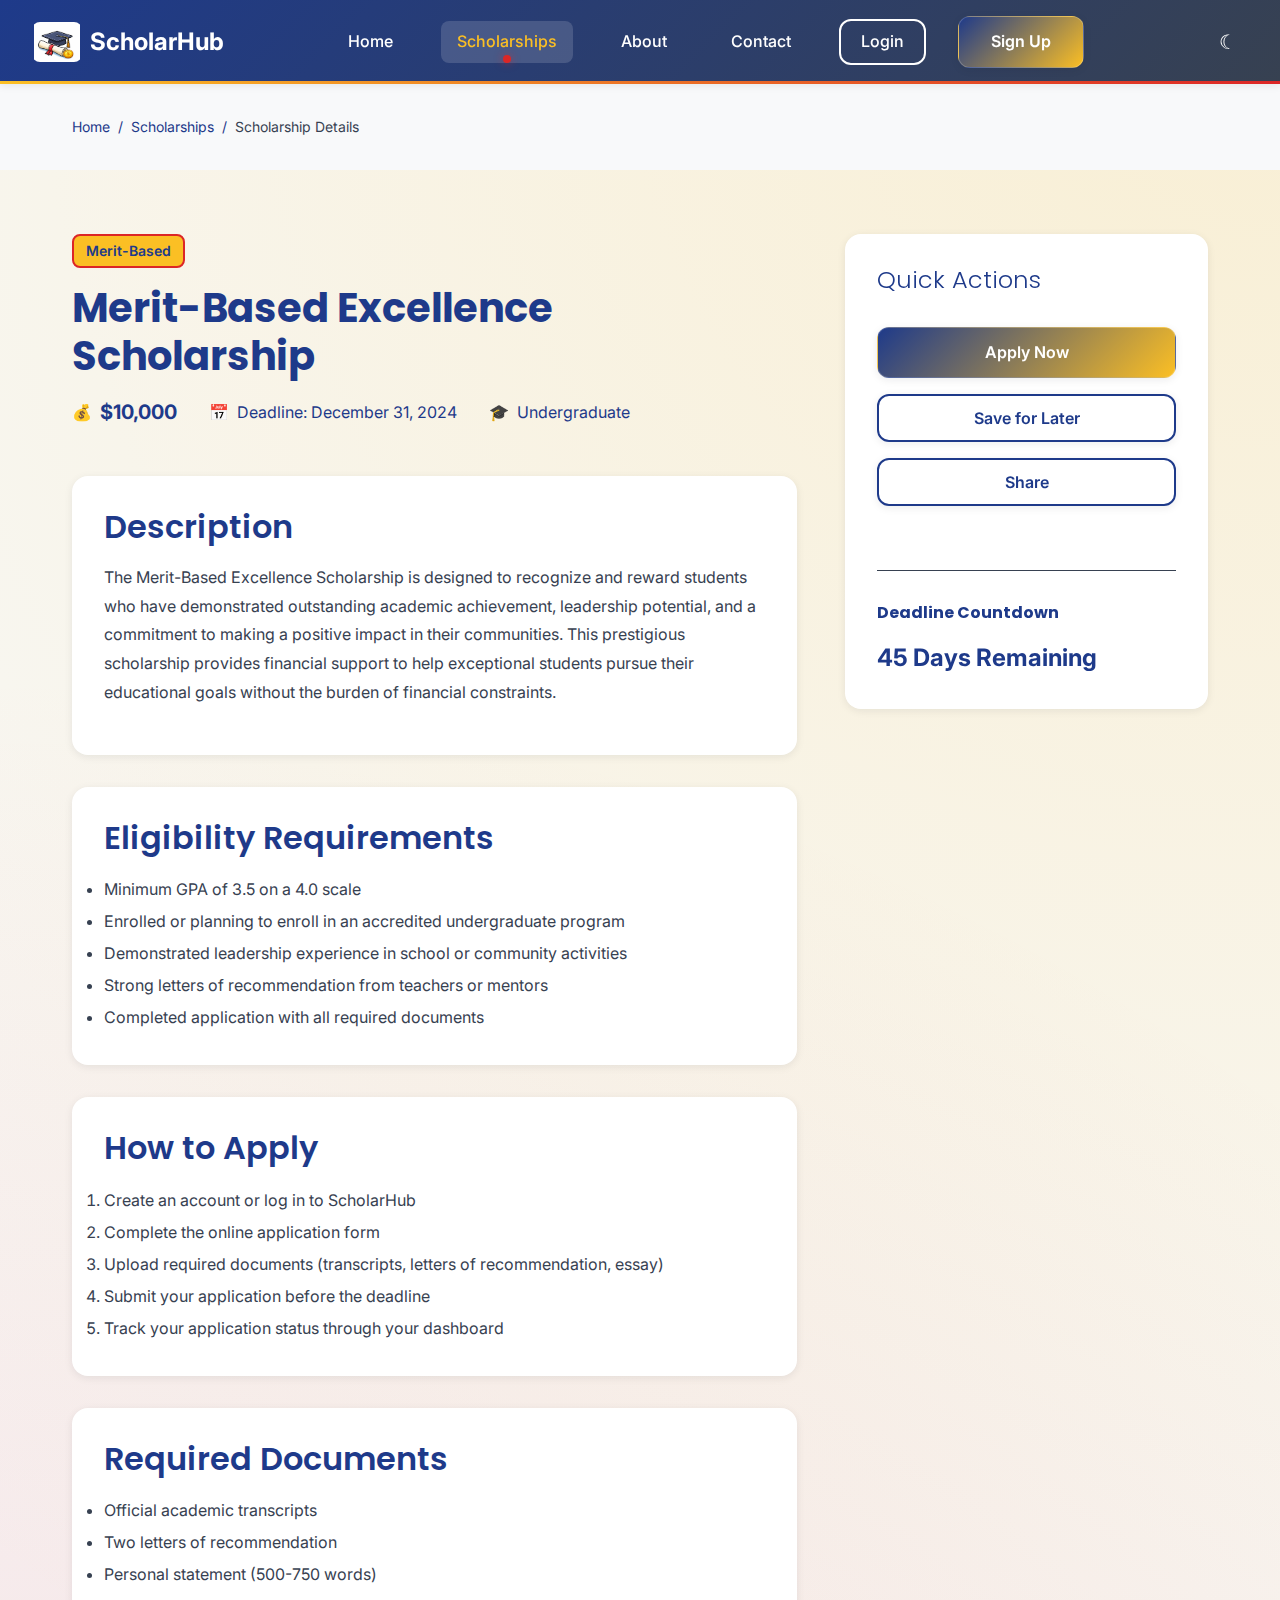
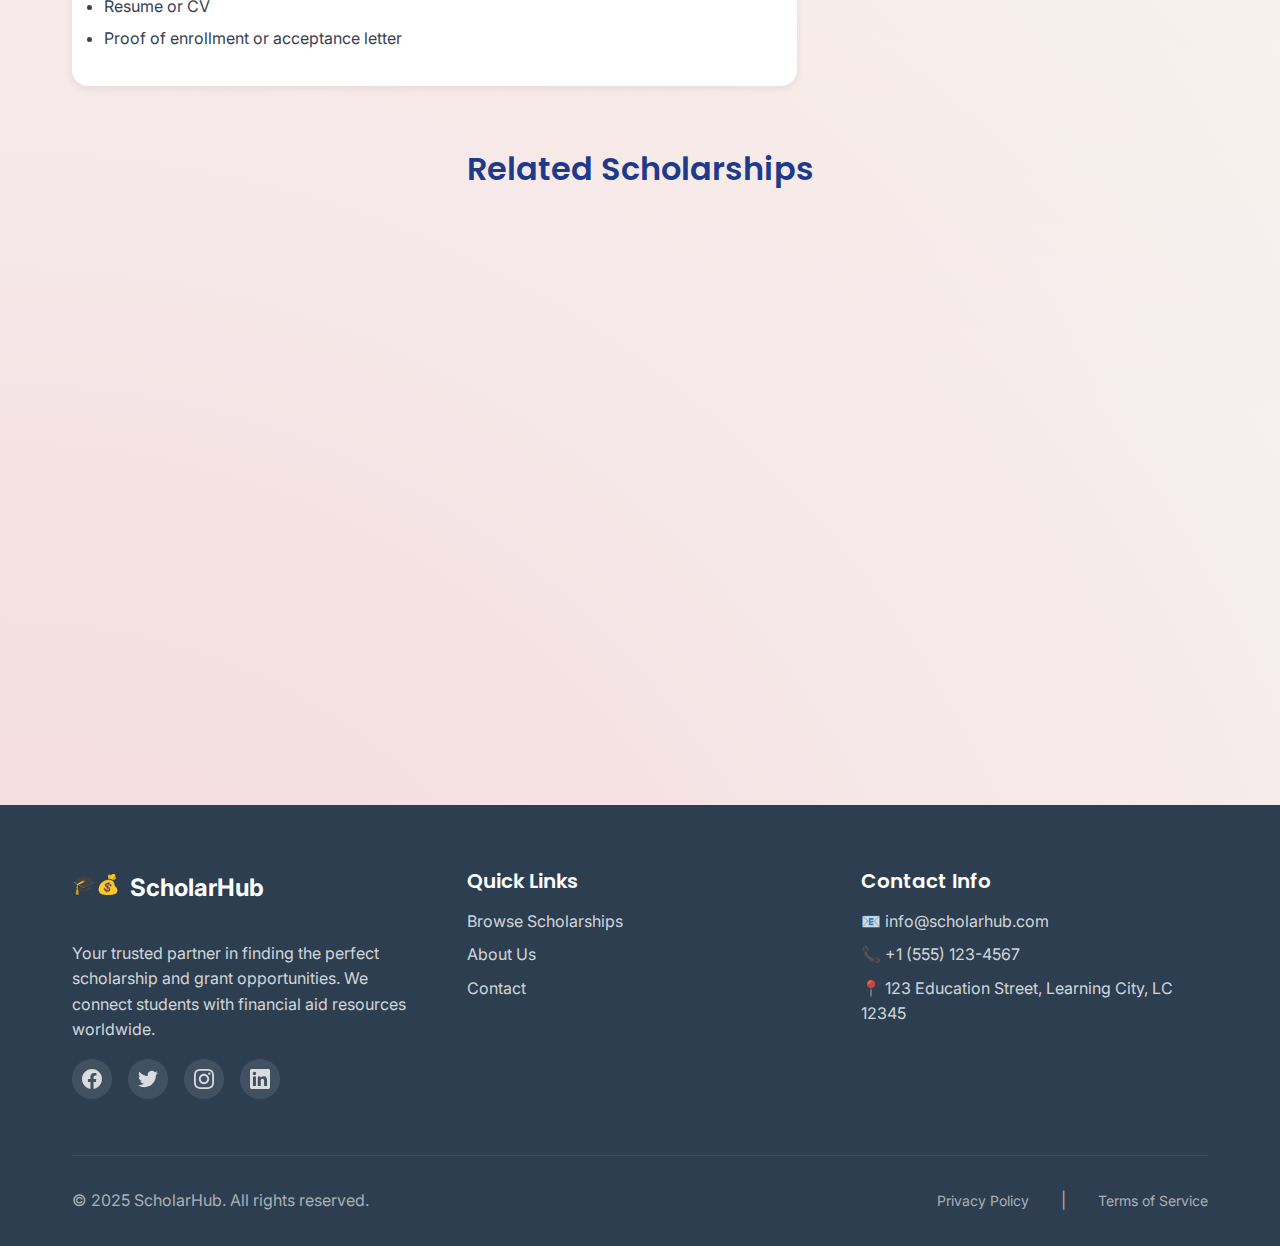
<file: scholarship-detail.html>
<!DOCTYPE html>
<html lang="en">
<head>
    <meta charset="UTF-8">
    <meta name="viewport" content="width=device-width, initial-scale=1.0">
    <meta name="description" content="Scholarship details and application information - ScholarHub">
    <title>Scholarship Details - ScholarHub</title>
    <link rel="icon" href="logo10.png" type="image/png">
    <link rel="preconnect" href="https://fonts.googleapis.com">
    <link rel="preconnect" href="https://fonts.gstatic.com" crossorigin>
    <link href="https://fonts.googleapis.com/css2?family=Inter:wght@300;400;500;600;700&family=Poppins:wght@300;400;600;700&display=swap" rel="stylesheet">
    <link rel="stylesheet" href="css/styles.css">
    <link rel="stylesheet" href="css/components.css">
    <link rel="stylesheet" href="css/responsive.css">
</head>
<body>
    <!-- Header -->
    <header class="header">
        <nav class="navbar">
            <a href="index.html" class="logo">
                <img src="logo10.png" alt="ScholarHub Logo" class="logo-img">
                <span>ScholarHub</span>
            </a>
            <ul class="nav-menu">
                <li class="nav-item-dropdown">
                    <a href="index.html" class="nav-link has-dropdown">Home</a>
                    <ul class="nav-dropdown">
                        <li><a href="index.html" class="nav-dropdown-link">Overview</a></li>
                        <li><a href="home-two.html" class="nav-dropdown-link">Featured</a></li>
                    </ul>
                </li>
                <li><a href="scholarships.html" class="nav-link active">Scholarships</a></li>
                <li><a href="about.html" class="nav-link">About</a></li>
                <li><a href="contact.html" class="nav-link">Contact</a></li>
                <li><a href="login.html" class="nav-link">Login</a></li>
                <li><a href="register.html" class="btn btn-primary">Sign Up</a></li>
            </ul>
            <div class="navbar-actions">
                <button class="theme-toggle" id="themeToggle" aria-label="Toggle theme">☾</button>
                <button class="mobile-menu-toggle">☰</button>
            </div>
        </nav>
    </header>

    <!-- Breadcrumb -->
    <section class="section" style="padding: var(--spacing-md) 0; background: var(--bg-primary);">
        <div class="container">
            <nav style="display: flex; gap: var(--spacing-xs); align-items: center; font-size: 0.875rem;">
                <a href="index.html" style="color: var(--primary);">Home</a>
                <span>/</span>
                <a href="scholarships.html" style="color: var(--primary);">Scholarships</a>
                <span>/</span>
                <span style="color: var(--text-secondary);">Scholarship Details</span>
            </nav>
        </div>
    </section>

    <!-- Scholarship Detail -->
    <section class="section">
        <div class="container">
            <div style="display: grid; grid-template-columns: 2fr 1fr; gap: var(--spacing-lg);">
                <!-- Main Content -->
                <div>
                    <div class="badge" style="margin-bottom: var(--spacing-sm);">Merit-Based</div>
                    <h1 id="scholarshipTitle" style="text-align: left; margin-bottom: var(--spacing-sm);">Merit-Based Excellence Scholarship</h1>
                    <div style="display: flex; gap: var(--spacing-md); margin-bottom: var(--spacing-lg); flex-wrap: wrap;">
                        <div style="display: flex; align-items: center; gap: var(--spacing-xs);">
                            <span>💰</span>
                            <span id="scholarshipAmount" style="font-size: 1.25rem; font-weight: 700; color: var(--accent-purple);">$10,000</span>
                        </div>
                        <div style="display: flex; align-items: center; gap: var(--spacing-xs);">
                            <span>📅</span>
                            <span id="scholarshipDeadline">Deadline: December 31, 2024</span>
                        </div>
                        <div style="display: flex; align-items: center; gap: var(--spacing-xs);">
                            <span>🎓</span>
                            <span id="scholarshipLevel">Undergraduate</span>
                        </div>
                    </div>

                    <div class="card" style="margin-bottom: var(--spacing-md);">
                        <h2 style="text-align: left; margin-bottom: var(--spacing-sm);">Description</h2>
                        <p id="scholarshipDescription" style="text-align: left; color: var(--text-secondary); line-height: 1.8;">
                            The Merit-Based Excellence Scholarship is designed to recognize and reward students who have demonstrated outstanding academic achievement, leadership potential, and a commitment to making a positive impact in their communities. This prestigious scholarship provides financial support to help exceptional students pursue their educational goals without the burden of financial constraints.
                        </p>
                    </div>

                    <div class="card" style="margin-bottom: var(--spacing-md);">
                        <h2 style="text-align: left; margin-bottom: var(--spacing-sm);">Eligibility Requirements</h2>
                        <ul style="text-align: left; color: var(--text-secondary); line-height: 2;">
                            <li>Minimum GPA of 3.5 on a 4.0 scale</li>
                            <li>Enrolled or planning to enroll in an accredited undergraduate program</li>
                            <li>Demonstrated leadership experience in school or community activities</li>
                            <li>Strong letters of recommendation from teachers or mentors</li>
                            <li>Completed application with all required documents</li>
                        </ul>
                    </div>

                    <div class="card" style="margin-bottom: var(--spacing-md);">
                        <h2 style="text-align: left; margin-bottom: var(--spacing-sm);">How to Apply</h2>
                        <ol style="text-align: left; color: var(--text-secondary); line-height: 2;">
                            <li>Create an account or log in to ScholarHub</li>
                            <li>Complete the online application form</li>
                            <li>Upload required documents (transcripts, letters of recommendation, essay)</li>
                            <li>Submit your application before the deadline</li>
                            <li>Track your application status through your dashboard</li>
                        </ol>
                    </div>

                    <div class="card">
                        <h2 style="text-align: left; margin-bottom: var(--spacing-sm);">Required Documents</h2>
                        <ul style="text-align: left; color: var(--text-secondary); line-height: 2;">
                            <li>Official academic transcripts</li>
                            <li>Two letters of recommendation</li>
                            <li>Personal statement (500-750 words)</li>
                            <li>Resume or CV</li>
                            <li>Proof of enrollment or acceptance letter</li>
                        </ul>
                    </div>
                </div>

                <!-- Sidebar -->
                <div>
                    <div class="card" style="position: sticky; top: 100px;">
                        <h3 style="text-align: left; margin-bottom: var(--spacing-md);">Quick Actions</h3>
                        <a href="login.html" class="btn btn-primary" style="width: 100%; margin-bottom: var(--spacing-sm);">Apply Now</a>
                        <button class="btn btn-outline" style="width: 100%; margin-bottom: var(--spacing-sm);">Save for Later</button>
                        <button class="btn btn-outline" style="width: 100%; margin-bottom: var(--spacing-md);">Share</button>
                        
                        <div style="border-top: 1px solid var(--secondary); padding-top: var(--spacing-md); margin-top: var(--spacing-md);">
                            <h4 style="text-align: left; margin-bottom: var(--spacing-sm); font-size: 1rem;">Deadline Countdown</h4>
                            <div id="countdown" style="font-size: 1.5rem; font-weight: 700; color: var(--primary); text-align: left;">
                                45 Days Remaining
                            </div>
                        </div>
                    </div>
                </div>
            </div>

            <!-- Related Scholarships -->
            <div style="margin-top: var(--spacing-xl);">
                <h2 class="section-title">Related Scholarships</h2>
                <div class="grid grid-3">
                    <div class="scholarship-card scroll-animate">
                        <div class="scholarship-card-img" style="background: linear-gradient(135deg, #2FB8B8, #7C5CE6);"></div>
                        <div class="scholarship-card-body">
                            <h3 class="scholarship-card-title">STEM Innovation Grant</h3>
                            <p class="scholarship-card-text">Supporting students pursuing degrees in Science, Technology, Engineering, and Mathematics.</p>
                            <div class="scholarship-card-footer">
                                <span class="scholarship-amount">$15,000</span>
                                <span class="scholarship-deadline">Nov 30, 2024</span>
                            </div>
                            <a href="scholarship-detail.html?id=2" class="btn btn-primary" style="margin-top: 1rem; width: 100%;">View Details</a>
                        </div>
                    </div>
                    <div class="scholarship-card scroll-animate">
                        <div class="scholarship-card-img" style="background: linear-gradient(135deg, #E26A8D, #7C5CE6);"></div>
                        <div class="scholarship-card-body">
                            <h3 class="scholarship-card-title">Community Service Award</h3>
                            <p class="scholarship-card-text">Recognizing students who have made significant contributions to their communities.</p>
                            <div class="scholarship-card-footer">
                                <span class="scholarship-amount">$8,000</span>
                                <span class="scholarship-deadline">Dec 15, 2024</span>
                            </div>
                            <a href="scholarship-detail.html?id=3" class="btn btn-primary" style="margin-top: 1rem; width: 100%;">View Details</a>
                        </div>
                    </div>
                    <div class="scholarship-card scroll-animate">
                        <div class="scholarship-card-img" style="background: var(--gradient-hero);"></div>
                        <div class="scholarship-card-body">
                            <h3 class="scholarship-card-title">International Student Scholarship</h3>
                            <p class="scholarship-card-text">Financial assistance for international students pursuing higher education.</p>
                            <div class="scholarship-card-footer">
                                <span class="scholarship-amount">$12,000</span>
                                <span class="scholarship-deadline">Nov 20, 2024</span>
                            </div>
                            <a href="scholarship-detail.html?id=4" class="btn btn-primary" style="margin-top: 1rem; width: 100%;">View Details</a>
                        </div>
                    </div>
                </div>
            </div>
        </div>
    </section>

    <!-- Footer -->
    <footer class="footer">
        <div class="container">
            <div class="footer-content">
                <div class="footer-section">
                    <div class="footer-logo">
                        <div class="footer-logo-img" style="font-size: 1.2rem;">🎓💰</div>
                        <span>ScholarHub</span>
                    </div>
                    <p>Your trusted partner in finding the perfect scholarship and grant opportunities. We connect students with financial aid resources worldwide.</p>
                    <div class="social-icons">
                        <a href="#" class="social-icon facebook" aria-label="Facebook" target="_blank">
                            <svg viewBox="0 0 24 24" xmlns="http://www.w3.org/2000/svg">
                                <path d="M24 12.073c0-6.627-5.373-12-12-12s-12 5.373-12 12c0 5.99 4.388 10.954 10.125 11.854v-8.385H7.078v-3.47h3.047V9.43c0-3.007 1.792-4.669 4.533-4.669 1.312 0 2.686.235 2.686.235v2.953H15.83c-1.491 0-1.956.925-1.956 1.874v2.25h3.328l-.532 3.47h-2.796v8.385C19.612 23.027 24 18.062 24 12.073z"/>
                            </svg>
                        </a>
                        <a href="#" class="social-icon twitter" aria-label="Twitter" target="_blank">
                            <svg viewBox="0 0 24 24" xmlns="http://www.w3.org/2000/svg">
                                <path d="M23.953 4.57a10 10 0 01-2.825.775 4.958 4.958 0 002.163-2.723c-.951.555-2.005.959-3.127 1.184a4.92 4.92 0 00-8.384 4.482C7.69 8.095 4.067 6.13 1.64 3.162a4.822 4.822 0 00-.666 2.475c0 1.71.87 3.213 2.188 4.096a4.904 4.904 0 01-2.228-.616v.06a4.923 4.923 0 003.946 4.827 4.996 4.996 0 01-2.212.085 4.936 4.936 0 004.604 3.417 9.867 9.867 0 01-6.102 2.105c-.39 0-.779-.023-1.17-.067a13.995 13.995 0 007.557 2.209c9.053 0 13.998-7.496 13.998-13.985 0-.21 0-.42-.015-.63A9.935 9.935 0 0024 4.59z"/>
                            </svg>
                        </a>
                        <a href="#" class="social-icon instagram" aria-label="Instagram" target="_blank">
                            <svg viewBox="0 0 24 24" xmlns="http://www.w3.org/2000/svg">
                                <path d="M12 2.163c3.204 0 3.584.012 4.85.07 3.252.148 4.771 1.691 4.919 4.919.058 1.265.069 1.645.069 4.849 0 3.205-.012 3.584-.069 4.849-.149 3.225-1.664 4.771-4.919 4.919-1.266.058-1.644.07-4.85.07-3.204 0-3.584-.012-4.849-.07-3.26-.149-4.771-1.699-4.919-4.92-.058-1.265-.07-1.644-.07-4.849 0-3.204.013-3.583.07-4.849.149-3.227 1.664-4.771 4.919-4.919 1.266-.057 1.645-.069 4.849-.069zm0-2.163c-3.259 0-3.667.014-4.947.072-4.358.2-6.78 2.618-6.98 6.98-.059 1.281-.073 1.689-.073 4.948 0 3.259.014 3.668.072 4.948.2 4.358 2.618 6.78 6.98 6.98 1.281.058 1.689.072 4.948.072 3.259 0 3.668-.014 4.948-.072 4.354-.2 6.782-2.618 6.979-6.98.059-1.28.073-1.689.073-4.948 0-3.259-.014-3.667-.072-4.947-.196-4.354-2.617-6.78-6.979-6.98-1.281-.059-1.69-.073-4.949-.073zm0 5.838c-3.403 0-6.162 2.759-6.162 6.162s2.759 6.163 6.162 6.163 6.162-2.759 6.162-6.163c0-3.403-2.759-6.162-6.162-6.162zm0 10.162c-2.209 0-4-1.79-4-4 0-2.209 1.791-4 4-4s4 1.791 4 4c0 2.21-1.791 4-4 4zm6.406-11.845c-.796 0-1.441.645-1.441 1.44s.645 1.44 1.441 1.44c.795 0 1.439-.645 1.439-1.44s-.644-1.44-1.439-1.44z"/>
                            </svg>
                        </a>
                        <a href="#" class="social-icon linkedin" aria-label="LinkedIn" target="_blank">
                            <svg viewBox="0 0 24 24" xmlns="http://www.w3.org/2000/svg">
                                <path d="M20.447 20.452h-3.554v-5.569c0-1.328-.027-3.037-1.852-3.037-1.853 0-2.136 1.445-2.136 2.939v5.667H9.351V9h3.414v1.561h.046c.477-.9 1.637-1.85 3.37-1.85 3.601 0 4.267 2.37 4.267 5.455v6.286zM5.337 7.433c-1.144 0-2.063-.926-2.063-2.065 0-1.138.92-2.063 2.063-2.063 1.14 0 2.064.925 2.064 2.063 0 1.139-.925 2.065-2.064 2.065zm1.782 13.019H3.555V9h3.564v11.452zM22.225 0H1.771C.792 0 0 .774 0 1.729v20.542C0 23.227.792 24 1.771 24h20.451C23.2 24 24 23.227 24 22.271V1.729C24 .774 23.2 0 22.222 0h.003z"/>
                            </svg>
                        </a>
                    </div>
                </div>
                <div class="footer-section">
                    <h3>Quick Links</h3>
                    <ul class="footer-links">
                        <li><a href="scholarships.html">Browse Scholarships</a></li>
                        <li><a href="about.html">About Us</a></li>
                        <li><a href="contact.html">Contact</a></li>
                    </ul>
                </div>
                <div class="footer-section">
                    <h3>Contact Info</h3>
                    <p>📧 info@scholarhub.com</p>
                    <p>📞 +1 (555) 123-4567</p>
                    <p>📍 123 Education Street, Learning City, LC 12345</p>
                </div>
            </div>
            <div class="footer-bottom">
                <p>&copy; 2025 ScholarHub. All rights reserved.</p>
                <div class="footer-bottom-links">
                    <a href="privacy.html">Privacy Policy</a>
                    <span>|</span>
                    <a href="terms.html">Terms of Service</a>
                </div>
            </div>
        </div>
    </footer>

    <!-- Back to Top Button -->
    <button class="back-to-top" id="backToTop" aria-label="Back to top">↑</button>

    <script src="js/main.js"></script>
    <script src="js/animations.js"></script>
    <script>
        // Load scholarship details based on URL parameter
        document.addEventListener('DOMContentLoaded', function() {
            const urlParams = new URLSearchParams(window.location.search);
            const scholarshipId = urlParams.get('id');
            
            // This would normally fetch from an API, but for demo we'll use sample data
            const scholarships = {
                '1': {
                    title: 'Merit-Based Excellence Scholarship',
                    amount: '$10,000',
                    deadline: 'December 31, 2024',
                    level: 'Undergraduate',
                    description: 'The Merit-Based Excellence Scholarship is designed to recognize and reward students who have demonstrated outstanding academic achievement, leadership potential, and a commitment to making a positive impact in their communities.'
                },
                '2': {
                    title: 'STEM Innovation Grant',
                    amount: '$15,000',
                    deadline: 'November 30, 2024',
                    level: 'Graduate',
                    description: 'Supporting students pursuing degrees in Science, Technology, Engineering, and Mathematics with financial assistance and mentorship opportunities.'
                }
            };
            
            if (scholarshipId && scholarships[scholarshipId]) {
                const scholarship = scholarships[scholarshipId];
                document.getElementById('scholarshipTitle').textContent = scholarship.title;
                document.getElementById('scholarshipAmount').textContent = scholarship.amount;
                document.getElementById('scholarshipDeadline').textContent = `Deadline: ${scholarship.deadline}`;
                document.getElementById('scholarshipLevel').textContent = scholarship.level;
                document.getElementById('scholarshipDescription').textContent = scholarship.description;
            }
        });
    </script>
</body>
</html>
</file>
<file: css/styles.css>
/* ============================================
   ScholarHub - Core Styles & Design System
   ============================================ */

/* CSS Variables - Design System */
:root {
  /* Core Colors - COMBINED-COLOR SYSTEM (All Colors Together) */
  --primary: #1E3A8A;
  /* Blue */
  --secondary: #374151;
  /* Graphite - Neutral Base */
  --accent-yellow: #FBBF24;
  /* Yellow */
  --accent-red: #DC2626;
  /* Red */

  /* New Semantic Colors */
  --success: #16A34A;
  /* Emerald Green */
  --info: #0EA5E9;
  /* Cool Cyan */
  --support-indigo: #1E3A8A;
  /* Map indigo to blue */

  /* Navigation Colors */
  --nav-bg: #0F172A;
  /* Deep Navy */
  --nav-hover: #3B82F6;
  /* Soft Blue */

  /* Legacy support (mapped to new colors) */
  --accent-purple: #1E3A8A;
  --accent-cyan: #1E3A8A;
  --accent-pink: #DC2626;

  /* Background Colors */
  --bg-primary: #f8f9fa;
  --bg-secondary: #ffffff;
  --bg-neutral: #F1F5F9;
  /* Soft Off-White */
  --text-primary: #1E3A8A;
  /* Use blue for headings */
  --text-secondary: #374151;
  /* Use graphite for body text */

  /* Combined Color Gradients - All colors together */
  --gradient-header: linear-gradient(135deg, #1E3A8A, #374151);
  /* Header background */
  --gradient-header-accent: linear-gradient(90deg, #FBBF24, #DC2626);
  /* Header bottom accent line */
  --gradient-button: linear-gradient(135deg, #1E3A8A, #FBBF24);
  /* Primary Button - Blue to Yellow */
  --gradient-hero: linear-gradient(135deg, #1E3A8A, #374151);
  /* Header / Hero Gradient */
  --gradient-card-accent: linear-gradient(90deg, #1E3A8A, #FBBF24, #DC2626);
  /* Card top accent strip */
  --gradient-progress: linear-gradient(90deg, #1E3A8A, #FBBF24);
  /* Progress bar fill */
  --gradient-progress-critical: linear-gradient(90deg, transparent, #DC2626);
  /* Critical threshold overlay */
  --gradient-timer: conic-gradient(#1E3A8A, #FBBF24, #DC2626);
  /* Timer ring */
  --gradient-highlight: linear-gradient(135deg, #FBBF24, #DC2626);
  /* Highlight gradient */

  /* Ambient Background Gradients - Subtle, everywhere */
  --gradient-ambient: radial-gradient(circle at top right, rgba(251, 191, 36, 0.18), transparent 65%),
    radial-gradient(circle at bottom left, rgba(220, 38, 38, 0.16), transparent 70%);
  --gradient-radial-glow: radial-gradient(circle, rgba(251, 191, 36, 0.18), transparent 75%);
  /* Legacy support */

  /* Typography */
  --font-primary: 'Inter', 'Segoe UI', Tahoma, Geneva, Verdana, sans-serif;
  --font-heading: 'Poppins', 'Inter', sans-serif;

  /* Spacing */
  --spacing-xs: 0.5rem;
  --spacing-sm: 1rem;
  --spacing-md: 2rem;
  --spacing-lg: 3rem;
  --spacing-xl: 4rem;

  /* Shadows - Tinted */
  --shadow-sm: 0 2px 8px rgba(15, 23, 42, 0.08);
  --shadow-md: 0 4px 16px rgba(15, 23, 42, 0.12);
  --shadow-lg: 0 8px 32px rgba(15, 23, 42, 0.16);
  --shadow-glow: 0 0 20px rgba(31, 58, 95, 0.3);
  /* Blue glow for trust elements */
  --shadow-yellow-glow: 0 0 20px rgba(244, 196, 48, 0.3);
  /* Yellow glow for highlights */

  /* Border Radius */
  --radius-sm: 8px;
  --radius-md: 12px;
  --radius-lg: 16px;
  --radius-xl: 24px;

  /* Transitions */
  --transition-fast: 0.2s ease;
  --transition-base: 0.3s ease;
  --transition-slow: 0.5s ease;
}

/* Dark Mode Variables */
[data-theme="dark"] {
  --bg-primary: #0F172A;
  /* Slate 900 - Deep Navy */
  --bg-secondary: #1E293B;
  /* Slate 800 */
  --text-primary: #e0e7ff;
  /* Lighter blue-tinted white for headings */
  --text-secondary: #9ca3af;
  /* Lighter slate for body text in dark mode */
  --shadow-sm: 0 2px 8px rgba(0, 0, 0, 0.3);
  --shadow-md: 0 4px 16px rgba(0, 0, 0, 0.4);
  --shadow-lg: 0 8px 32px rgba(0, 0, 0, 0.5);
  /* Colors remain consistent but may need slight adjustments for contrast */
  --primary: #3B5A7F;
  /* Slightly lighter blue for dark mode visibility */
  --secondary: #6B7280;
  /* Lighter slate for dark mode */
  /* Dark mode gradients - darker, more muted */
  --gradient-hero: linear-gradient(135deg, #2d3a4f, #1a1a2e);
  /* Darker hero gradient */
  --gradient-header: linear-gradient(135deg, #2d3a4f, #1a1a2e);
  /* Darker header gradient */
}

/* Reset & Base Styles */
* {
  margin: 0;
  padding: 0;
  box-sizing: border-box;
}

html {
  scroll-behavior: smooth;
  font-size: 16px;
}

body {
  font-family: var(--font-primary);
  line-height: 1.6;
  color: var(--text-primary);
  background-color: var(--bg-primary);
  background-image: var(--gradient-ambient);
  /* Ambient background gradients */
  overflow-x: hidden;
  transition: background-color 0.3s ease, color 0.3s ease;
}

/* Typography */
h1,
h2,
h3,
h4,
h5,
h6 {
  font-family: var(--font-heading);
  font-weight: 700;
  line-height: 1.2;
  margin-bottom: var(--spacing-sm);
  text-align: center;
}

h1 {
  font-size: 2.5rem;
  font-weight: 700;
}

h2 {
  font-size: 2rem;
  font-weight: 600;
  margin-bottom: var(--spacing-md);
}

h3 {
  font-size: 1.5rem;
  font-weight: 300;
  margin-bottom: var(--spacing-sm);
}

p {
  margin-bottom: var(--spacing-sm);
  text-align: center;
}

a {
  text-decoration: none;
  color: inherit;
  transition: var(--transition-base);
}

img {
  max-width: 100%;
  height: auto;
  display: block;
}

/* Container */
.container {
  width: 100%;
  max-width: 1200px;
  margin: 0 auto;
  padding: 0 var(--spacing-md);
}

/* Buttons */
.btn {
  display: inline-block;
  padding: 12px 32px;
  border: 1px solid rgba(255, 255, 255, 0.2);
  /* Subtle border instead of red */
  border-radius: var(--radius-md);
  font-family: var(--font-primary);
  font-size: 1rem;
  font-weight: 600;
  text-align: center;
  cursor: pointer;
  transition: var(--transition-base);
  background: var(--gradient-button);
  /* Blue to Yellow gradient */
  color: white !important;
  /* White text for visibility on any background */
  box-shadow: var(--shadow-sm);
  white-space: nowrap;
  /* Prevent text wrapping */
}

/* Buttons with white backgrounds should use primary color text */
.btn[style*="background: white"],
.btn[style*="background:white"] {
  color: var(--primary) !important;
}

[data-theme="dark"] .btn[style*="background: white"],
[data-theme="dark"] .btn[style*="background:white"] {
  color: var(--primary) !important;
}

.btn:hover {
  transform: translateY(-2px);
  box-shadow: 0 0 0 4px rgba(251, 191, 36, 0.35);
  /* Yellow glow on hover */
}

.btn:active {
  transform: translateY(0);
}

.btn-primary {
  background: var(--gradient-button);
  /* Blue to Yellow gradient */
  border: 1px solid rgba(255, 255, 255, 0.2);
  /* Subtle border */
  color: white !important;
  /* White text for visibility */
}

.btn-secondary {
  background: var(--support-indigo);
  border: 1px solid rgba(255, 255, 255, 0.2);
  color: white !important;
  /* White text for visibility */
}

.btn-success {
  background: var(--success);
  border: 2px solid var(--success);
  color: white !important;
}

.btn-success:hover {
  background: #15803d;
  /* Darker green */
  border-color: #15803d;
  box-shadow: 0 0 15px rgba(22, 163, 74, 0.4);
}

.btn-info {
  background: var(--info);
  border: 2px solid var(--info);
  color: white !important;
}

.btn-info:hover {
  background: #0284c7;
  /* Darker cyan */
  border-color: #0284c7;
  box-shadow: 0 0 15px rgba(14, 165, 233, 0.4);
}

.btn-outline {
  background: transparent;
  border: 2px solid var(--primary);
  color: var(--primary) !important;
  /* Ensure primary blue color in bright mode */
}

.btn-outline:hover {
  background: var(--primary);
  color: white !important;
  /* White text when filled */
}

/* Filter group clear filters button - white text in all modes */
.filter-group .btn-outline {
  color: white !important;
}

.filter-group .btn-outline:hover {
  color: white !important;
}

/* Dark Mode Button Text - Ensure visibility */
[data-theme="dark"] .btn,
[data-theme="dark"] .btn-primary,
[data-theme="dark"] .btn-secondary,
[data-theme="dark"] .btn-outline:hover {
  color: white !important;
  /* Always white text in dark mode for clarity */
}

/* Filter group button - white text in dark mode too */
[data-theme="dark"] .filter-group .btn-outline {
  color: white !important;
}

[data-theme="dark"] .filter-group .btn-outline:hover {
  color: white !important;
}

/* Cards */
.card {
  background: var(--bg-secondary);
  border-radius: var(--radius-lg);
  padding: var(--spacing-md);
  box-shadow: var(--shadow-sm);
  transition: var(--transition-base);
  overflow: hidden;
}

.card:hover {
  transform: translateY(-4px);
  box-shadow: var(--shadow-lg);
}

.card-img {
  width: 100%;
  height: 200px;
  object-fit: cover;
  border-radius: var(--radius-sm);
  margin-bottom: var(--spacing-sm);
}

/* Glassmorphism Effect */
.glass {
  background: rgba(255, 255, 255, 0.7);
  backdrop-filter: blur(10px);
  -webkit-backdrop-filter: blur(10px);
  border: 1px solid rgba(255, 255, 255, 0.3);
  box-shadow: var(--shadow-md);
}

/* Neomorphism Effect */
.neomorphic {
  background: #f8f9fa;
  border-radius: var(--radius-lg);
  box-shadow:
    8px 8px 16px rgba(0, 0, 0, 0.1),
    -8px -8px 16px rgba(255, 255, 255, 0.9);
}

.neomorphic:hover {
  box-shadow:
    4px 4px 8px rgba(0, 0, 0, 0.1),
    -4px -4px 8px rgba(255, 255, 255, 0.9);
}

/* Section Spacing */
.section {
  padding: var(--spacing-xl) 0;
}

.section-title {
  text-align: center;
  margin-bottom: var(--spacing-lg);
}

/* Grid Layouts */
.grid {
  display: grid;
  gap: var(--spacing-md);
}

.grid-2 {
  grid-template-columns: repeat(auto-fit, minmax(300px, 1fr));
}

.grid-3 {
  grid-template-columns: repeat(auto-fit, minmax(280px, 1fr));
}

.grid-4 {
  grid-template-columns: repeat(auto-fit, minmax(250px, 1fr));
}

/* Flexbox Utilities */
.flex {
  display: flex;
}

.flex-center {
  display: flex;
  justify-content: center;
  align-items: center;
}

.flex-between {
  display: flex;
  justify-content: space-between;
  align-items: center;
}

.flex-column {
  flex-direction: column;
}

/* Spacing Utilities */
.mt-1 {
  margin-top: var(--spacing-xs);
}

.mt-2 {
  margin-top: var(--spacing-sm);
}

.mt-3 {
  margin-top: var(--spacing-md);
}

.mt-4 {
  margin-top: var(--spacing-lg);
}

.mb-1 {
  margin-bottom: var(--spacing-xs);
}

.mb-2 {
  margin-bottom: var(--spacing-sm);
}

.mb-3 {
  margin-bottom: var(--spacing-md);
}

.mb-4 {
  margin-bottom: var(--spacing-lg);
}

.p-1 {
  padding: var(--spacing-xs);
}

.p-2 {
  padding: var(--spacing-sm);
}

.p-3 {
  padding: var(--spacing-md);
}

.p-4 {
  padding: var(--spacing-lg);
}

/* Text Utilities */
.text-center {
  text-align: center;
}

.text-left {
  text-align: left;
}

.text-right {
  text-align: right;
}

/* Loading Spinner */
.spinner {
  width: 40px;
  height: 40px;
  border: 4px solid rgba(31, 58, 95, 0.2);
  border-top-color: var(--primary);
  border-radius: 50%;
  animation: spin 0.8s linear infinite;
}

@keyframes spin {
  to {
    transform: rotate(360deg);
  }
}

/* Badge - Question Number Badge Style */
.badge {
  display: inline-block;
  padding: 4px 12px;
  border-radius: var(--radius-sm);
  font-size: 0.875rem;
  font-weight: 600;
  background: var(--accent-yellow);
  /* Yellow background */
  border: 2px solid var(--accent-red);
  /* Red border */
  color: var(--primary);
  /* Blue text */
}

/* Error styles - Red for critical states only */
.error-message,
.form-error {
  color: var(--accent-red);
  font-size: 0.875rem;
  margin-top: var(--spacing-xs);
  display: block;
}

/* Highlight styles - Yellow for attention & guidance */
.highlight,
.progress-indicator,
.tooltip {
  background: var(--gradient-highlight);
  color: var(--text-primary);
}

.focus-indicator:focus {
  outline: 2px solid var(--accent-yellow);
  outline-offset: 2px;
}

/* Progress Bar / Exam Status */
.progress-bar {
  width: 100%;
  height: 8px;
  background: var(--secondary);
  /* Graphite progress track */
  border-radius: var(--radius-sm);
  overflow: hidden;
  position: relative;
}

.progress-fill {
  height: 100%;
  background: var(--gradient-progress);
  /* Blue to Yellow gradient */
  border-radius: var(--radius-sm);
  transition: width 0.3s ease;
}

.progress-fill.critical::after {
  content: '';
  position: absolute;
  top: 0;
  left: 0;
  right: 0;
  bottom: 0;
  background: var(--gradient-progress-critical);
  /* Red overlay for critical threshold */
  opacity: 0.7;
}

/* Timer Component */
.timer-ring {
  width: 100px;
  height: 100px;
  border-radius: 50%;
  background: var(--gradient-timer);
  /* Conic gradient - Blue to Yellow to Red */
  position: relative;
  display: flex;
  align-items: center;
  justify-content: center;
}

.timer-ring::before {
  content: '';
  position: absolute;
  width: 80%;
  height: 80%;
  background: var(--secondary);
  /* Graphite center */
  border-radius: 50%;
}

/* Utilities */
.hidden {
  display: none;
}

.visible {
  display: block;
}

/* New Semantic Utilities */
.text-success {
  color: var(--success) !important;
}

.bg-success-subtle {
  background-color: rgba(22, 163, 74, 0.1);
  color: var(--success);
}

.text-info {
  color: var(--info) !important;
}

.bg-info-subtle {
  background-color: rgba(14, 165, 233, 0.1);
  color: var(--info);
}

/* Filter Toggle Styles - Hidden on Desktop */
.search-bar {
  position: relative;
  display: flex;
  align-items: center;
  gap: 12px;
  max-width: 600px;
}

.search-input-wrapper {
  position: relative;
  flex-grow: 1;
  display: flex;
  align-items: center;
}

.search-input {
  width: 100%;
  padding-left: 1rem;
  /* Standard padding left */
  padding-right: 48px;
  /* Space for icon on right */
  height: 48px;
  border-radius: 12px;
  border: 1px solid rgba(255, 255, 255, 0.2);
  background: rgba(255, 255, 255, 0.95);
  color: var(--secondary);
  transition: all 0.3s ease;
}

.search-input:focus {
  background: white;
  box-shadow: 0 0 0 3px rgba(30, 58, 138, 0.1);
}

.filter-toggle-btn {
  display: none;
  /* Hidden on desktop */
  background: rgba(255, 255, 255, 0.1);
  border: 1px solid rgba(255, 255, 255, 0.2);
  color: var(--text-primary);
  width: 48px;
  height: 48px;
  border-radius: 12px;
  align-items: center;
  justify-content: center;
  cursor: pointer;
  transition: all 0.3s cubic-bezier(0.4, 0, 0.2, 1);
  flex-shrink: 0;
  box-shadow: 0 2px 5px rgba(0, 0, 0, 0.05);
}

.filter-toggle-btn:hover,
.filter-toggle-btn.active {
  background: var(--primary);
  border-color: var(--primary);
  color: white;
  transform: translateY(-2px);
  box-shadow: 0 4px 12px rgba(30, 58, 138, 0.3);
}

.filter-toggle-btn svg {
  width: 22px;
  height: 22px;
  stroke-width: 2px;
}

/* Toggleable Filter Section - Visible on Desktop */
.filters-section {
  display: block;
  opacity: 1;
  max-height: none;
  overflow: visible;
  transform: none;
  margin-top: var(--spacing-md);
}

/* Card Style for Expanded Filters */
.filters-grid {
  background: var(--secondary);
  padding: var(--spacing-md);
  border-radius: var(--radius-lg);
  box-shadow: var(--shadow-lg);
  border: 1px solid rgba(255, 255, 255, 0.1);
}

[data-theme="light"] .filters-grid {
  background: white;
  border: 1px solid rgba(0, 0, 0, 0.05);
}

/* Position filter icon relative to search bar correctly */
.search-icon {
  position: absolute;
  top: 50%;
  right: 16px;
  /* Right aligned */
  left: auto;
  /* Reset left */
  transform: translateY(-50%);
  color: var(--text-secondary);
  display: flex;
  align-items: center;
  justify-content: center;
  pointer-events: none;
  width: 20px;
  height: 20px;
  z-index: 10;
}

.search-icon svg {
  width: 100%;
  height: 100%;
  opacity: 0.7;
}
</file>
<file: css/components.css>
/* ============================================
   ScholarHub - Component Styles & Animations
   ============================================ */

/* Header & Navigation */
.header {
  background: var(--gradient-header); /* Blue to Graphite gradient */
  box-shadow: var(--shadow-sm);
  position: sticky;
  top: 0;
  z-index: 1000;
  padding: var(--spacing-sm) 0;
  transition: background-color 0.3s ease;
  position: relative;
}

/* Header bottom accent line - Yellow to Red */
.header::after {
  content: '';
  position: absolute;
  bottom: 0;
  left: 0;
  right: 0;
  height: 3px;
  background: var(--gradient-header-accent);
}

.navbar {
  display: flex;
  justify-content: space-between;
  align-items: center;
  padding: 0 var(--spacing-md);
  gap: var(--spacing-md);
}

.logo {
  display: flex;
  align-items: center;
  gap: var(--spacing-xs);
  font-size: 1.5rem;
  font-weight: 700;
  color: white; /* White text on gradient header */
  cursor: pointer;
  transition: var(--transition-base);
  text-decoration: none;
}

.logo:hover {
  transform: scale(1.05);
  color: white;
}

.logo-img {
  width: 50px;
  height: 40px;
  border-radius: var(--radius-sm);
  object-fit: contain;
  display: block;
}

.nav-menu {
  display: flex;
  list-style: none;
  gap: var(--spacing-md);
  align-items: center;
}

.nav-link {
  color: white; /* White text on gradient header */
  font-weight: 500;
  padding: 8px 16px;
  border-radius: var(--radius-sm);
  transition: var(--transition-base);
  position: relative;
  display: inline-block;
}

.nav-link:hover {
  color: white;
  background: rgba(255, 255, 255, 0.1); /* Subtle white overlay */
}

.nav-link.active {
  color: var(--accent-yellow); /* Yellow text for active link */
  background: rgba(255, 255, 255, 0.15);
}

.nav-link.active::after {
  content: '';
  position: absolute;
  bottom: 0;
  left: 50%;
  transform: translateX(-50%);
  width: 8px;
  height: 8px;
  background: var(--accent-red); /* Red indicator dot */
  border-radius: 50%;
  box-shadow: 0 0 8px rgba(220, 38, 38, 0.6);
}

/* Admin Button Style */
.nav-menu .admin-btn {
  background: rgba(255, 255, 255, 0.1);
  border: 2px solid rgba(255, 255, 255, 0.3);
  color: white;
  padding: 8px 20px;
  border-radius: var(--radius-md);
  font-weight: 600;
  transition: all 0.3s ease;
}

.nav-menu .admin-btn:hover {
  background: rgba(255, 255, 255, 0.2);
  border-color: rgba(255, 255, 255, 0.5);
  transform: translateY(-2px);
}

/* Logout Button Style */
.nav-menu .logout-btn {
  background: rgba(220, 38, 38, 0.2);
  border: 2px solid rgba(220, 38, 38, 0.4);
  color: white;
  padding: 8px 20px;
  border-radius: var(--radius-md);
  font-weight: 600;
  transition: all 0.3s ease;
}

.nav-menu .logout-btn:hover {
  background: rgba(220, 38, 38, 0.3);
  border-color: rgba(220, 38, 38, 0.6);
  transform: translateY(-2px);
}

/* Login Button Style */
.nav-menu .nav-link[href*="login"] {
  border: 2px solid white; /* White border on gradient header */
  border-radius: var(--radius-md);
  padding: 8px 20px;
}

.nav-menu .nav-link[href*="login"]:hover {
  background: rgba(255, 255, 255, 0.2);
  color: white;
  border-color: white;
}

/* Dropdown Menu */
.nav-item-dropdown {
  position: relative;
}

.nav-dropdown {
  position: absolute;
  top: 100%;
  left: 0;
  background: var(--bg-secondary); /* Use secondary background for better contrast in bright mode */
  min-width: 200px;
  box-shadow: var(--shadow-lg);
  border-radius: var(--radius-md);
  padding: var(--spacing-xs) 0;
  list-style: none;
  opacity: 0;
  visibility: hidden;
  transform: translateY(-10px);
  transition: var(--transition-base);
  z-index: 1000;
  margin-top: var(--spacing-xs);
  border: 1px solid rgba(30, 58, 138, 0.1); /* Subtle border for definition */
}

.nav-item-dropdown.active .nav-dropdown {
  opacity: 1;
  visibility: visible;
  transform: translateY(0);
}

.nav-dropdown-link {
  display: block;
  padding: 10px 20px;
  color: var(--text-primary);
  font-weight: 500;
  text-decoration: none;
  transition: var(--transition-base);
  border-radius: 0;
}

/* Ensure text is visible in bright mode - use primary blue color */
.nav-dropdown-link {
  color: var(--primary) !important;
}

.nav-dropdown-link:hover {
  background: rgba(30, 58, 138, 0.1);
  color: var(--primary) !important;
  padding-left: 24px;
}

/* Ensure text is visible in light mode */
.nav-dropdown-link:hover {
  color: #1E3A8A !important;
}

[data-theme="dark"] .nav-dropdown-link {
  color: var(--text-primary) !important;
}

[data-theme="dark"] .nav-dropdown-link:hover {
  color: var(--primary) !important;
}

.nav-dropdown-link.active {
  background: rgba(30, 58, 138, 0.15);
  color: var(--primary) !important;
}


.mobile-menu-toggle {
  display: none;
  background: none;
  border: none;
  font-size: 1.5rem;
  cursor: pointer;
  color: white; /* White on gradient header */
  transition: color 0.3s ease;
}

/* In mobile menu, use theme text color */
.nav-menu .mobile-menu-toggle {
  color: var(--text-primary);
}

[data-theme="dark"] .nav-menu .mobile-menu-toggle {
  color: var(--text-primary);
}

/* Theme Toggle Button */
.theme-toggle {
  width: 40px;
  height: 40px;
  border: none;
  background: transparent;
  color: white; /* White on gradient header */
  font-size: 1.25rem;
  cursor: pointer;
  display: flex;
  align-items: center;
  justify-content: center;
  transition: var(--transition-base);
  margin-left: var(--spacing-sm);
  padding: 0;
}

.theme-toggle:hover {
  opacity: 0.7;
  transform: scale(1.1);
  color: white; /* Keep white on hover */
}

/* Dark mode - theme toggle stays white on header */
[data-theme="dark"] .theme-toggle {
  color: white;
}

.navbar-actions {
  display: flex;
  align-items: center;
  gap: var(--spacing-xs);
}

/* Hero Section */
.hero {
  position: relative;
  min-height: 600px;
  display: flex;
  align-items: center;
  justify-content: center;
  background: var(--gradient-hero);
  overflow: hidden;
  padding: var(--spacing-xl) var(--spacing-md);
  z-index: 1;
  backface-visibility: hidden;
  transform: translateZ(0);
  transition: background 0.5s ease; /* Smooth theme transition */
}

.hero::before {
  content: '';
  position: absolute;
  top: 0;
  left: 0;
  right: 0;
  bottom: 0;
  background: var(--gradient-radial-glow);
  opacity: 0.5;
  transition: opacity 0.5s ease; /* Smooth theme transition */
}

/* CTA sections with gradient-hero background should also transition */
.section[style*="background: var(--gradient-hero)"],
.section[style*="background:var(--gradient-hero)"] {
  transition: background 0.5s ease;
}

.hero-content {
  position: relative;
  z-index: 2;
  text-align: center;
  color: white;
  max-width: 800px;
  animation: fadeInUp 0.8s ease;
}

.hero-title {
  font-size: 3.5rem;
  font-weight: 700;
  margin-bottom: var(--spacing-md);
  text-shadow: 0 2px 10px rgba(0, 0, 0, 0.2);
}

.hero-subtitle {
  font-size: 1.25rem;
  margin-bottom: var(--spacing-lg);
  opacity: 0.95;
}

.hero-buttons {
  display: flex;
  gap: var(--spacing-sm);
  justify-content: center;
  flex-wrap: wrap;
}

/* Statistics Counter */
.stats-section {
  background: var(--secondary);
  padding: var(--spacing-xl) 0;
  position: relative;
  z-index: 2;
  transition: background-color 0.3s ease;
}

.stats-grid {
  display: grid;
  grid-template-columns: repeat(auto-fit, minmax(200px, 1fr));
  gap: var(--spacing-lg);
  margin-top: var(--spacing-lg);
}

.stat-card {
  text-align: center;
  padding: var(--spacing-md);
  border-radius: var(--radius-lg);
  background: linear-gradient(135deg, rgba(30, 58, 138, 0.1), rgba(91, 111, 214, 0.1)); /* Blue gradient */
  transition: var(--transition-base);
  position: relative;
  z-index: 1;
}

[data-theme="dark"] .stat-card {
  background: linear-gradient(135deg, rgba(30, 58, 138, 0.2), rgba(91, 111, 214, 0.2)); /* Blue gradient for dark mode */
}

.stat-card:hover {
  transform: translateY(-4px);
  box-shadow: var(--shadow-md);
  z-index: 2;
}

.stat-number {
  font-size: 3rem;
  font-weight: 700;
  color: white; /* White text on graphite background */
  margin-bottom: var(--spacing-xs);
}

.stat-label { font-size: 1rem; color: rgba(255, 255, 255, 0.9); font-weight: 500; position: relative; z-index: 2; }

/* Section title in stats section - white text for visibility on dark background */
.stats-section .section-title {
  color: white;
}

/* Featured Scholarships */
.featured-section {
  padding: var(--spacing-xl) 0;
  background: var(--bg-primary);
  transition: background-color 0.3s ease;
}

.scholarship-card {
  background: var(--secondary); /* Graphite background */
  border-radius: var(--radius-lg);
  overflow: hidden;
  box-shadow: var(--shadow-sm);
  transition: var(--transition-base);
  height: 100%;
  display: flex;
  flex-direction: column;
  position: relative;
}

/* Top accent strip - Blue to Yellow to Red */
.scholarship-card::before {
  content: '';
  position: absolute;
  top: 0;
  left: 0;
  right: 0;
  height: 4px;
  background: var(--gradient-card-accent);
  z-index: 1;
}

.scholarship-card:hover {
  transform: translateY(-8px);
  box-shadow: var(--shadow-lg), var(--shadow-glow);
}

.scholarship-card-img {
  width: 100%;
  height: 200px;
  object-fit: cover;
  background: var(--gradient-hero);
}

.scholarship-card-body {
  padding: var(--spacing-md);
  flex-grow: 1;
  display: flex;
  flex-direction: column;
}

.scholarship-card-title { font-size: 1.25rem; font-weight: 600; margin-bottom: var(--spacing-xs); color: white !important; text-align: left; position: relative; z-index: 2; }

.scholarship-card-text { color: rgba(255, 255, 255, 0.9) !important; margin-bottom: var(--spacing-sm); flex-grow: 1; text-align: left; position: relative; z-index: 2; }

.scholarship-card-footer {
  display: flex;
  justify-content: space-between;
  align-items: center;
  margin-top: auto;
  padding-top: var(--spacing-sm);
}

.scholarship-amount {
  font-size: 1.25rem;
  font-weight: 700;
  color: var(--accent-yellow);
}

.scholarship-deadline {
  font-size: 0.875rem;
  color: rgba(255, 255, 255, 0.6);
}

/* Categories Grid */
.categories-section {
  padding: var(--spacing-xl) 0;
  background: var(--bg-primary);
  transition: background-color 0.3s ease;
}

.category-card {
  background: var(--secondary);
  border-radius: var(--radius-lg);
  padding: var(--spacing-lg);
  text-align: center;
  box-shadow: var(--shadow-sm);
  transition: var(--transition-base);
  cursor: pointer;
}

.category-card:hover {
  transform: translateY(-4px) scale(1.02);
  box-shadow: var(--shadow-md);
}

.category-icon {
  width: 80px;
  height: 80px;
  margin: 0 auto var(--spacing-sm);
  background: var(--gradient-hero);
  border-radius: 50%;
  display: flex;
  align-items: center;
  justify-content: center;
  font-size: 2rem;
  transition: var(--transition-base);
}

.category-card:hover .category-icon {
  transform: rotate(360deg) scale(1.1);
}

.category-title {
  font-size: 1.25rem;
  font-weight: 600;
  color: white; /* White text on graphite background */
  margin-bottom: var(--spacing-xs);
}

.category-count {
  font-size: 0.875rem;
  color: var(--text-secondary);
}

/* How It Works */
.how-it-works {
  padding: var(--spacing-xl) 0;
  background: var(--bg-primary);
  transition: background-color 0.3s ease;
}

.step-card {
  background: var(--secondary); /* Graphite background */
  border-radius: var(--radius-lg);
  padding: var(--spacing-lg);
  text-align: center;
  box-shadow: var(--shadow-sm);
  position: relative;
  transition: var(--transition-base);
  overflow: hidden;
}

/* Top accent strip */
.step-card::before {
  content: '';
  position: absolute;
  top: 0;
  left: 0;
  right: 0;
  height: 4px;
  background: var(--gradient-card-accent);
  z-index: 1;
}

.step-card:hover {
  transform: translateY(-4px);
  box-shadow: var(--shadow-md);
}

.step-number {
  width: 60px;
  height: 60px;
  background: var(--gradient-button);
  color: white;
  border-radius: 50%;
  display: flex;
  align-items: center;
  justify-content: center;
  font-size: 1.5rem;
  font-weight: 700;
  margin: 0 auto var(--spacing-sm);
}

.step-title {
  font-size: 1.25rem;
  font-weight: 600;
  margin-bottom: var(--spacing-xs);
  color: white; /* White text on graphite background */
}

.step-description {
  color: rgba(255, 255, 255, 0.8); /* Light text on graphite background */
  text-align: center;
}

/* Footer */
.footer {
  background: #2c3e50;
  color: white;
  padding: var(--spacing-xl) 0 var(--spacing-md);
}

[data-theme="dark"] .footer {
  background: #1a1a1a;
  border-top: 1px solid rgba(255, 255, 255, 0.1);
}

.footer-logo {
  display: flex;
  align-items: center;
  gap: var(--spacing-xs);
  font-size: 1.5rem;
  font-weight: 700;
  color: white;
  margin-bottom: var(--spacing-md);
  width: fit-content;
}

.footer-logo-img {
  width: 50px;
  height: 40px;
  border-radius: var(--radius-sm);
  object-fit: contain;
  display: block;
}

.footer-content {
  display: grid;
  grid-template-columns: repeat(auto-fit, minmax(250px, 1fr));
  gap: var(--spacing-lg);
  margin-bottom: var(--spacing-lg);
}

.footer-section h3 {
  font-size: 1.25rem;
  font-weight: 600;
  margin-bottom: var(--spacing-sm);
  text-align: left;
  color: white;
}

.footer-section p,
.footer-section a {
  color: rgba(255, 255, 255, 0.8);
  text-align: left;
  display: block;
  margin-bottom: var(--spacing-xs);
  transition: var(--transition-base);
}

.footer-section a:hover {
  color: white;
  padding-left: 4px;
}

.footer-links {
  list-style: none;
}

.footer-links li {
  margin-bottom: var(--spacing-xs);
}

.footer-links a {
  text-align: left;
}

.social-icons {
  display: flex;
  gap: var(--spacing-sm);
  margin-top: var(--spacing-sm);
}

.social-icon {
  width: 40px;
  height: 40px;
  border-radius: 50%;
  display: flex;
  align-items: center;
  justify-content: center;
  background: rgba(255, 255, 255, 0.1);
  color: white;
  transition: var(--transition-base);
  cursor: pointer;
  text-decoration: none;
  position: relative;
}

.social-icon svg {
  width: 20px !important;
  height: 20px !important;
  min-width: 20px;
  min-height: 20px;
  max-width: 20px;
  max-height: 20px;
  fill: currentColor;
  display: block;
  position: absolute;
  top: 50%;
  left: 50%;
  transform: translate(-50%, -50%);
  flex-shrink: 0;
  box-sizing: border-box;
}

.social-icon:hover {
  transform: translateY(-2px) scale(1.1);
}

.social-icon.facebook:hover {
  background: #1877F2;
  color: white;
}

.social-icon.twitter:hover {
  background: #1DA1F2;
  color: white;
}

.social-icon.instagram:hover {
  background: linear-gradient(45deg, #f09433 0%, #e6683c 25%, #dc2743 50%, #cc2366 75%, #bc1888 100%);
  color: white;
}

.social-icon.linkedin:hover {
  background: #0077B5;
  color: white;
}

/* Contact Page Social Icons - Visible on light backgrounds */
.contact-social-icon {
  background: rgba(30, 58, 138, 0.1) !important;
  color: var(--primary) !important;
}

[data-theme="dark"] .contact-social-icon {
  background: rgba(30, 58, 138, 0.2) !important;
  color: var(--support-indigo) !important;
}

.contact-social-icon svg {
  fill: currentColor !important;
}

.footer-bottom {
  text-align: center;
  padding-top: var(--spacing-md);
  border-top: 1px solid rgba(255, 255, 255, 0.1);
  color: rgba(255, 255, 255, 0.6);
  display: flex;
  justify-content: space-between;
  align-items: center;
  flex-wrap: wrap;
  gap: var(--spacing-sm);
}

.footer-bottom p {
  margin: 0;
}

.footer-bottom-links {
  display: flex;
  gap: var(--spacing-md);
  align-items: center;
}

.footer-bottom-links a {
  color: rgba(255, 255, 255, 0.6);
  text-decoration: none;
  transition: var(--transition-base);
  font-size: 0.875rem;
}

.footer-bottom-links a:hover {
  color: white;
}

/* Back to Top Button */
.back-to-top {
  position: fixed;
  bottom: 30px;
  right: 30px;
  width: 50px;
  height: 50px;
  background: var(--gradient-button);
  color: white;
  border: none;
  border-radius: 50%;
  cursor: pointer;
  display: none;
  align-items: center;
  justify-content: center;
  font-size: 1.5rem;
  box-shadow: var(--shadow-lg);
  z-index: 999;
  transition: var(--transition-base);
  opacity: 0;
  transform: scale(0.8);
}

.back-to-top.visible {
  display: flex;
  opacity: 1;
  transform: scale(1);
}

.back-to-top:hover {
  transform: translateY(-5px) scale(1.1);
  box-shadow: var(--shadow-lg), var(--shadow-glow);
}

/* Forms */
.form-group {
  margin-bottom: var(--spacing-md);
}

.form-label {
  display: block;
  margin-bottom: var(--spacing-xs);
  font-weight: 500;
  color: var(--text-primary);
  text-align: left;
}

.form-input {
  width: 100%;
  padding: 12px 16px;
  border: 2px solid var(--secondary); /* Use slate for borders */
  border-radius: var(--radius-sm);
  font-family: var(--font-primary);
  font-size: 1rem;
  color: var(--text-primary);
  background: var(--secondary);
  transition: var(--transition-base);
}

.form-input.error {
  border-color: var(--accent-red); /* Red for errors */
  box-shadow: 0 0 0 3px rgba(192, 54, 44, 0.1); /* Red focus shadow for errors */
}

.form-input:focus {
  outline: none;
  border-color: var(--primary);
  box-shadow: 0 0 0 3px rgba(30, 58, 138, 0.1); /* Blue focus shadow */
}

.form-textarea {
  min-height: 120px;
  resize: vertical;
}

.form-checkbox {
  display: flex;
  align-items: center;
  gap: var(--spacing-xs);
  margin-bottom: var(--spacing-sm);
}

.form-checkbox input {
  width: 18px;
  height: 18px;
  cursor: pointer;
}

/* Animations */
@keyframes fadeInUp {
  from {
    opacity: 0;
    transform: translateY(30px);
  }
  to {
    opacity: 1;
    transform: translateY(0);
  }
}

@keyframes fadeIn {
  from {
    opacity: 0;
  }
  to {
    opacity: 1;
  }
}

@keyframes slideInRight {
  from {
    opacity: 0;
    transform: translateX(30px);
  }
  to {
    opacity: 1;
    transform: translateX(0);
  }
}

@keyframes bounce {
  0%, 20%, 50%, 80%, 100% {
    transform: translateY(0);
  }
  40% {
    transform: translateY(-10px);
  }
  60% {
    transform: translateY(-5px);
  }
}

.fade-in-up {
  animation: fadeInUp 0.6s ease;
}

.fade-in {
  animation: fadeIn 0.6s ease;
}

.slide-in-right {
  animation: slideInRight 0.6s ease;
}

/* Scroll Animations */
.scroll-animate {
  opacity: 0;
  transform: translateY(50px); /* Increased from 30px for more noticeable effect */
  transition: opacity 0.8s ease-out, transform 0.8s ease-out; /* Increased from 0.6s to 0.8s for smoother animation */
  position: relative;
  z-index: 1;
  will-change: opacity, transform;
}

.scroll-animate.animated {
  opacity: 1;
  transform: translateY(0);
  z-index: 1;
}

/* Loading States */
.loading {
  position: relative;
  pointer-events: none;
  opacity: 0.6;
}

.loading::after {
  content: '';
  position: absolute;
  top: 50%;
  left: 50%;
  transform: translate(-50%, -50%);
  width: 40px;
  height: 40px;
  border: 4px solid rgba(30, 58, 138, 0.2);
  border-top-color: var(--primary);
  border-radius: 50%;
  animation: spin 0.8s linear infinite;
}

/* Empty State */
.empty-state {
  text-align: center;
  padding: var(--spacing-xl);
  color: rgba(255, 255, 255, 0.6);
}

.empty-state-icon {
  font-size: 4rem;
  margin-bottom: var(--spacing-md);
  opacity: 0.5;
}

.empty-state-text {
  font-size: 1.25rem;
  margin-bottom: var(--spacing-sm);
}

/* Search Bar */
.search-bar {
  position: relative;
  max-width: 600px;
  margin: 0 auto var(--spacing-lg);
}

.search-input {
  width: 100%;
  padding: 16px 50px 16px 20px;
  border: 2px solid var(--secondary);
  border-radius: var(--radius-lg);
  font-size: 1rem;
  transition: var(--transition-base);
}

.search-input:focus {
  outline: none;
  border-color: var(--primary);
  box-shadow: 0 0 0 3px rgba(30, 58, 138, 0.1); /* Blue focus shadow */
}

.search-icon {
  position: absolute;
  right: 20px;
  top: 50%;
  transform: translateY(-50%);
  color: rgba(255, 255, 255, 0.6);
  font-size: 1.25rem;
}

/* Filters */
.filters-section {
  background: var(--secondary);
  padding: var(--spacing-md);
  border-radius: var(--radius-lg);
  box-shadow: var(--shadow-sm);
  margin-bottom: var(--spacing-lg);
  transition: background-color 0.3s ease;
}

.filters-grid {
  display: grid;
  grid-template-columns: repeat(auto-fit, minmax(200px, 1fr));
  gap: var(--spacing-sm);
}

.filter-group {
  display: flex;
  flex-direction: column;
  gap: var(--spacing-xs);
  justify-content: flex-start; /* Align all items to start */
}

.filter-label {
  font-size: 0.875rem;
  font-weight: 600;
  color: var(--text-secondary);
  text-align: left;
  min-height: 1.25rem; /* Ensure consistent label height */
  line-height: 1.25rem;
}

.filter-select {
  padding: 10px 12px;
  border: 2px solid var(--secondary);
  border-radius: var(--radius-sm);
  font-family: var(--font-primary);
  font-size: 0.875rem;
  cursor: pointer;
  transition: var(--transition-base);
  height: 42px; /* Match button height */
  box-sizing: border-box;
}

/* Ensure button in filter group matches select height */
.filter-group .btn {
  height: 42px; /* Match filter-select height */
  padding: 10px 12px; /* Match filter-select padding */
  box-sizing: border-box;
  display: flex;
  align-items: center;
  justify-content: center;
}

.filter-select:focus {
  outline: none;
  border-color: var(--primary);
}

/* Pagination */
.pagination {
  display: flex;
  justify-content: center;
  gap: var(--spacing-xs);
  margin-top: var(--spacing-lg);
}

.pagination-btn {
  padding: 8px 16px;
  border: 2px solid var(--secondary);
  background: var(--secondary);
  border-radius: var(--radius-sm);
  cursor: pointer;
  transition: var(--transition-base);
  font-weight: 500;
}

.pagination-btn:hover {
  border-color: var(--primary);
  color: var(--primary);
}

.pagination-btn.active {
  background: var(--primary);
  color: white;
  border-color: var(--primary);
}

/* Results Count */
.results-count {
  text-align: center;
  color: var(--text-secondary);
  margin-bottom: var(--spacing-md);
  font-size: 0.875rem;
}
</file>
<file: css/responsive.css>
/* ============================================
   ScholarHub - Responsive Styles
   ============================================ */

/* Tablet: 820px - 1100px */
@media (max-width: 1100px) {
  .container {
    padding: 0 var(--spacing-sm);
  }

  .hero-title {
    font-size: 2.5rem;
  }

  .hero-subtitle {
    font-size: 1.1rem;
  }

  .grid-4 {
    grid-template-columns: repeat(auto-fit, minmax(200px, 1fr));
  }

  .stats-grid {
    grid-template-columns: repeat(2, 1fr);
  }

  /* Mobile menu toggle - activate at 1100px and below */
  .nav-menu {
    position: fixed;
    top: 70px;
    right: -100%;
    width: 280px;
    height: calc(100vh - 70px);
    background: var(--bg-secondary);
    flex-direction: column;
    align-items: flex-start;
    padding: var(--spacing-lg);
    box-shadow: -2px 0 10px rgba(0, 0, 0, 0.1);
    transition: var(--transition-base);
    z-index: 999;
    overflow-y: auto;
  }

  [data-theme="dark"] .nav-menu {
    box-shadow: -2px 0 10px rgba(0, 0, 0, 0.5);
  }

  .nav-menu.active {
    right: 0;
  }

  .mobile-menu-toggle {
    display: block;
    color: white;
    /* White on header */
  }

  /* In mobile menu, use theme text color */
  .nav-menu .mobile-menu-toggle {
    color: var(--text-primary);
  }

  .navbar-actions {
    display: flex;
    align-items: center;
    gap: var(--spacing-xs);
  }

  .theme-toggle {
    display: flex !important;
    width: 35px;
    height: 35px;
    font-size: 1.1rem;
    color: white;
    /* White on header, even in mobile menu when header is visible */
  }

  /* In mobile menu, use theme text color */
  .nav-menu .theme-toggle {
    color: var(--text-primary);
  }

  [data-theme="dark"] .nav-menu .theme-toggle {
    color: var(--text-primary);
  }

  .nav-item-dropdown {
    width: 100%;
  }

  .nav-dropdown {
    position: static;
    opacity: 0;
    visibility: hidden;
    transform: none;
    box-shadow: none;
    padding: 0;
    margin-left: var(--spacing-md);
    margin-top: var(--spacing-xs);
    background: rgba(122, 143, 107, 0.05);
    border-radius: var(--radius-sm);
    max-height: 0;
    overflow: hidden;
    transition: opacity 0.3s ease, max-height 0.3s ease;
  }

  [data-theme="dark"] .nav-dropdown {
    background: rgba(122, 143, 107, 0.15);
  }

  .nav-item-dropdown.active .nav-dropdown {
    opacity: 1;
    visibility: visible;
    max-height: 200px;
  }

  .nav-dropdown-link {
    padding: 8px 16px;
    color: var(--text-primary) !important;
  }

  .nav-dropdown-link:hover {
    color: #1E3A8A !important;
    background: rgba(30, 58, 138, 0.1);
  }

  [data-theme="dark"] .nav-dropdown-link:hover {
    color: var(--primary) !important;
  }

  .nav-dropdown-link.active {
    color: #1E3A8A !important;
  }

  [data-theme="dark"] .nav-dropdown-link.active {
    color: var(--primary) !important;
  }

  .nav-menu .nav-link {
    color: var(--text-primary);
  }

  .nav-menu .btn {
    color: white;
  }
}

/* Tablet: 768px - 820px */
@media (max-width: 820px) {
  h1 {
    font-size: 2rem;
  }

  h2 {
    font-size: 1.75rem;
  }

  h3 {
    font-size: 1.25rem;
  }

  .hero {
    min-height: 500px;
  }

  .hero-title {
    font-size: 2rem;
  }

  .hero-subtitle {
    font-size: 1rem;
  }

  .nav-menu {
    position: fixed;
    top: 70px;
    right: -100%;
    width: 280px;
    height: calc(100vh - 70px);
    background: var(--bg-secondary);
    flex-direction: column;
    align-items: flex-start;
    padding: var(--spacing-lg);
    box-shadow: -2px 0 10px rgba(0, 0, 0, 0.1);
    transition: var(--transition-base);
    z-index: 999;
    overflow-y: auto;
  }

  [data-theme="dark"] .nav-menu {
    box-shadow: -2px 0 10px rgba(0, 0, 0, 0.5);
  }

  .nav-menu.active {
    right: 0;
  }

  .mobile-menu-toggle {
    display: block;
    color: white;
    /* White on header */
  }

  /* In mobile menu, use theme text color */
  .nav-menu .mobile-menu-toggle {
    color: var(--text-primary);
  }

  .navbar-actions {
    display: flex;
    align-items: center;
    gap: var(--spacing-xs);
  }

  .theme-toggle {
    display: flex !important;
    width: 35px;
    height: 35px;
    font-size: 1.1rem;
    color: white;
    /* White on header, even in mobile menu when header is visible */
  }

  /* In mobile menu, use theme text color */
  .nav-menu .theme-toggle {
    color: var(--text-primary);
  }

  [data-theme="dark"] .nav-menu .theme-toggle {
    color: var(--text-primary);
  }

  .nav-item-dropdown {
    width: 100%;
  }

  .nav-dropdown {
    position: static;
    opacity: 0;
    visibility: hidden;
    transform: none;
    box-shadow: none;
    padding: 0;
    margin-left: var(--spacing-md);
    margin-top: var(--spacing-xs);
    background: rgba(122, 143, 107, 0.05);
    border-radius: var(--radius-sm);
    max-height: 0;
    overflow: hidden;
    transition: opacity 0.3s ease, max-height 0.3s ease;
  }

  [data-theme="dark"] .nav-dropdown {
    background: rgba(122, 143, 107, 0.15);
  }

  .nav-item-dropdown.active .nav-dropdown {
    opacity: 1;
    visibility: visible;
    max-height: 200px;
  }

  .nav-dropdown-link {
    padding: 8px 16px;
    color: var(--text-primary) !important;
  }

  .nav-dropdown-link:hover {
    color: #1E3A8A !important;
    background: rgba(30, 58, 138, 0.1);
  }

  [data-theme="dark"] .nav-dropdown-link:hover {
    color: var(--primary) !important;
  }

  .nav-dropdown-link.active {
    color: #1E3A8A !important;
  }

  [data-theme="dark"] .nav-dropdown-link.active {
    color: var(--primary) !important;
  }

  .nav-menu .nav-link {
    color: var(--text-primary);
  }

  .nav-menu .btn {
    color: white;
  }

  .grid-2,
  .grid-3,
  .grid-4 {
    grid-template-columns: 1fr;
  }

  .stats-grid {
    grid-template-columns: repeat(2, 1fr);
    gap: var(--spacing-md);
  }

  .stat-number {
    font-size: 2.5rem;
  }

  .footer-content {
    grid-template-columns: repeat(2, 1fr);
  }

  .filters-grid {
    grid-template-columns: 1fr;
  }

  /* Filter section responsive colors */
  .filter-group .btn-outline {
    background: var(--primary);
    color: white !important;
    border-color: var(--primary);
  }

  .filter-group .btn-outline:hover {
    background: var(--accent-yellow);
    color: var(--text-primary) !important;
    border-color: var(--accent-yellow);
  }

  [data-theme="dark"] .filter-group .btn-outline {
    background: var(--primary);
    color: white !important;
    border-color: var(--primary);
  }

  [data-theme="dark"] .filter-group .btn-outline:hover {
    background: var(--accent-yellow);
    color: var(--text-primary) !important;
    border-color: var(--accent-yellow);
  }

  /* Responsive Filter Toggle Logic */
  .filter-toggle-btn {
    display: flex;
    /* Show toggle button on mobile/tablet */
  }

  .filters-section {
    max-height: 0;
    opacity: 0;
    overflow: hidden;
    transform: translateY(-10px);
    transition: all 0.4s cubic-bezier(0.4, 0, 0.2, 1);
    margin-top: 0;
    display: block;
    /* Ensure it exists but is hidden */
  }

  .filters-section.expanded {
    max-height: 800px;
    opacity: 1;
    overflow: visible;
    transform: translateY(0);
    margin-top: var(--spacing-md);
  }

  .hero-buttons {
    flex-direction: column;
    width: 100%;
  }

  .hero-buttons .btn {
    width: 100%;
  }

  /* Ensure button text colors are visible in responsive mode */
  .hero-buttons .btn[style*="background: white"],
  .hero-buttons .btn[style*="background:white"],
  .section .btn[style*="background: white"],
  .section .btn[style*="background:white"] {
    color: var(--primary) !important;
  }

  [data-theme="dark"] .hero-buttons .btn[style*="background: white"],
  [data-theme="dark"] .hero-buttons .btn[style*="background:white"],
  [data-theme="dark"] .section .btn[style*="background: white"],
  [data-theme="dark"] .section .btn[style*="background:white"] {
    color: var(--primary) !important;
  }

  /* Ensure outline buttons on hero sections maintain white text */
  .hero-buttons .btn-outline[style*="color: white"],
  .section[style*="background: var(--gradient-hero)"] .btn-outline[style*="color: white"] {
    color: white !important;
  }

  /* Ensure all button types maintain proper colors in responsive mode */
  .btn-primary,
  .btn-secondary {
    color: white !important;
  }

  .btn-outline {
    color: var(--primary) !important;
  }

  .btn-outline:hover {
    color: white !important;
  }

  [data-theme="dark"] .btn-primary,
  [data-theme="dark"] .btn-secondary {
    color: white !important;
  }

  [data-theme="dark"] .btn-outline {
    color: var(--text-primary) !important;
  }

  [data-theme="dark"] .btn-outline:hover {
    color: white !important;
  }
}

/* Mobile Landscape: 425px - 767px */
@media (max-width: 767px) {
  html {
    font-size: 14px;
  }

  h1 {
    font-size: 1.75rem;
  }

  h2 {
    font-size: 1.5rem;
  }

  h3 {
    font-size: 1.1rem;
  }

  .section {
    padding: var(--spacing-lg) 0;
  }

  .hero {
    min-height: 400px;
    padding: var(--spacing-lg) var(--spacing-sm);
  }

  .hero-title {
    font-size: 1.75rem;
  }

  .hero-subtitle {
    font-size: 0.9rem;
  }

  .stats-grid {
    grid-template-columns: 1fr;
    gap: var(--spacing-sm);
  }

  .stat-number {
    font-size: 2rem;
  }

  .stat-label {
    font-size: 0.875rem;
  }

  .scholarship-card-img {
    height: 150px;
  }

  .category-icon {
    width: 60px;
    height: 60px;
    font-size: 1.5rem;
  }

  .step-number {
    width: 50px;
    height: 50px;
    font-size: 1.25rem;
  }

  .footer-content {
    grid-template-columns: 1fr;
    text-align: center;
  }

  .footer-section h3,
  .footer-section p,
  .footer-section a {
    text-align: center;
  }

  .footer-links {
    text-align: center;
  }

  .social-icons {
    justify-content: center;
  }

  .footer-bottom {
    flex-direction: column;
    text-align: center;
    gap: var(--spacing-xs);
  }

  .footer-bottom-links {
    justify-content: center;
    flex-wrap: wrap;
  }

  .navbar {
    padding: 0 var(--spacing-sm);
  }

  .logo {
    font-size: 1.25rem;
  }

  .logo-img {
    width: 45px;
    height: 36px;
  }

  .footer-logo-img {
    width: 45px;
    height: 36px;
  }

  .btn {
    padding: 10px 24px;
    font-size: 0.875rem;
  }

  /* Ensure button colors in mobile landscape */
  .btn-primary,
  .btn-secondary {
    color: white !important;
  }

  .btn-outline {
    color: var(--primary) !important;
  }

  [data-theme="dark"] .btn-outline {
    color: var(--text-primary) !important;
  }

  .card {
    padding: var(--spacing-sm);
  }

  .search-bar {
    margin-bottom: var(--spacing-md);
  }

  .search-input {
    padding: 12px 45px 12px 16px;
    font-size: 0.875rem;
  }

  /* Filter section responsive colors for mobile landscape */
  .filter-group .btn-outline {
    background: var(--primary);
    color: white !important;
    border-color: var(--primary);
  }

  .filter-group .btn-outline:hover {
    background: var(--accent-yellow);
    color: var(--text-primary) !important;
    border-color: var(--accent-yellow);
  }

  [data-theme="dark"] .filter-group .btn-outline {
    background: var(--primary);
    color: white !important;
    border-color: var(--primary);
  }

  [data-theme="dark"] .filter-group .btn-outline:hover {
    background: var(--accent-yellow);
    color: var(--text-primary) !important;
    border-color: var(--accent-yellow);
  }
}

/* Mobile Portrait: 320px - 424px */
@media (max-width: 424px) {
  html {
    font-size: 13px;
  }

  h1 {
    font-size: 1.5rem;
  }

  h2 {
    font-size: 1.25rem;
  }

  h3 {
    font-size: 1rem;
  }

  .container {
    padding: 0 var(--spacing-xs);
  }

  .section {
    padding: var(--spacing-md) 0;
  }

  .hero {
    min-height: 350px;
    padding: var(--spacing-md) var(--spacing-xs);
  }

  .hero-title {
    font-size: 1.5rem;
  }

  .hero-subtitle {
    font-size: 0.85rem;
  }

  .stat-number {
    font-size: 1.75rem;
  }

  .stat-label {
    font-size: 0.8rem;
  }

  .scholarship-card-img {
    height: 120px;
  }

  .scholarship-card-title {
    font-size: 1.1rem;
  }

  .scholarship-card-text {
    font-size: 0.875rem;
  }

  .scholarship-amount {
    font-size: 1.1rem;
  }

  .category-icon {
    width: 50px;
    height: 50px;
    font-size: 1.25rem;
  }

  .category-title {
    font-size: 1.1rem;
  }

  .step-number {
    width: 40px;
    height: 40px;
    font-size: 1rem;
  }

  .step-title {
    font-size: 1.1rem;
  }

  .btn {
    padding: 8px 20px;
    font-size: 0.8rem;
  }

  /* Ensure button colors in mobile portrait */
  .btn-primary,
  .btn-secondary {
    color: white !important;
  }

  .btn-outline {
    color: var(--primary) !important;
  }

  [data-theme="dark"] .btn-outline {
    color: var(--text-primary) !important;
  }

  .nav-menu {
    width: 100%;
    right: -100%;
  }

  .logo {
    font-size: 1.1rem;
  }

  .logo-img {
    width: 40px;
    height: 32px;
  }

  .footer-logo-img {
    width: 40px;
    height: 32px;
  }

  .card {
    padding: var(--spacing-xs);
  }

  .form-input {
    padding: 10px 14px;
    font-size: 0.875rem;
  }

  .search-input {
    padding: 10px 40px 10px 14px;
    font-size: 0.8rem;
  }

  /* Filter section responsive colors for mobile portrait */
  .filter-group .btn-outline {
    background: var(--primary);
    color: white !important;
    border-color: var(--primary);
  }

  .filter-group .btn-outline:hover {
    background: var(--accent-yellow);
    color: var(--text-primary) !important;
    border-color: var(--accent-yellow);
  }

  [data-theme="dark"] .filter-group .btn-outline {
    background: var(--primary);
    color: white !important;
    border-color: var(--primary);
  }

  [data-theme="dark"] .filter-group .btn-outline:hover {
    background: var(--accent-yellow);
    color: var(--text-primary) !important;
    border-color: var(--accent-yellow);
  }

  .pagination-btn {
    padding: 6px 12px;
    font-size: 0.8rem;
  }
}

/* Back to Top Button Responsive */
@media (max-width: 767px) {
  .back-to-top {
    width: 45px;
    height: 45px;
    bottom: 20px;
    right: 20px;
    font-size: 1.25rem;
  }

  .footer-bottom {
    flex-direction: column;
    text-align: center;
  }

  .footer-bottom-links {
    justify-content: center;
  }
}

/* Small Mobile: Below 374px */
@media (max-width: 374px) {
  html {
    font-size: 12px;
  }

  .hero-title {
    font-size: 1.25rem;
  }

  .hero-subtitle {
    font-size: 0.8rem;
  }

  .stat-number {
    font-size: 1.5rem;
  }

  .btn {
    padding: 8px 16px;
    font-size: 0.75rem;
  }

  /* Ensure button colors in small mobile */
  .btn-primary,
  .btn-secondary {
    color: white !important;
  }

  .btn-outline {
    color: var(--primary) !important;
  }

  [data-theme="dark"] .btn-outline {
    color: var(--text-primary) !important;
  }

  .card {
    padding: 0.75rem;
  }
}

/* Large Desktop: 1400px+ */
@media (min-width: 1400px) {
  .container {
    max-width: 1400px;
  }

  .hero-title {
    font-size: 4rem;
  }

  .hero-subtitle {
    font-size: 1.5rem;
  }

  .grid-4 {
    grid-template-columns: repeat(4, 1fr);
  }
}

/* Print Styles */
@media print {

  .header,
  .footer,
  .btn,
  .mobile-menu-toggle {
    display: none;
  }

  body {
    background: white;
    color: black;
  }

  .section {
    page-break-inside: avoid;
  }
}
</file>
